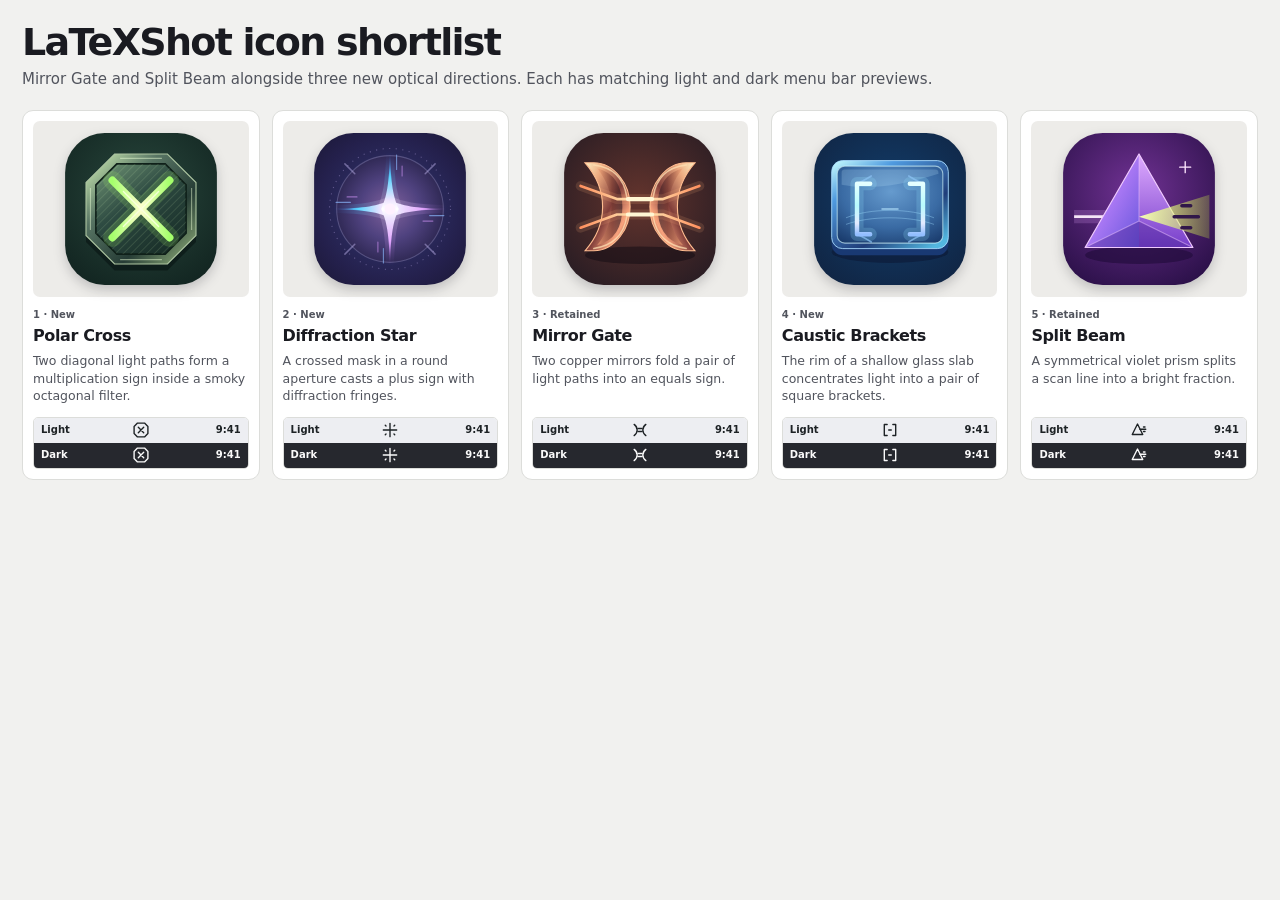
<file: Assets/Icon/concepts.html>
<!doctype html>
<html lang="en"><head><meta charset="utf-8"><meta name="viewport" content="width=device-width,initial-scale=1"><title>LaTeXShot icon shortlist</title>
<style>
*{box-sizing:border-box}
body{margin:0;padding:22px;background:var(--background,#f1f1ef);color:var(--foreground,#1a1b21);font:15px/1.4 -apple-system,BlinkMacSystemFont,system-ui,sans-serif}
main{max-width:1300px;margin:auto}
header{margin-bottom:20px}
h1{margin:0 0 6px;font-size:clamp(25px,4vw,38px);line-height:1.08;letter-spacing:-.045em}
header p{margin:0;color:var(--muted-foreground,#51545d)}
.grid{display:grid;grid-template-columns:repeat(auto-fit,minmax(min(100%,174px),1fr));gap:12px}
article{border:1px solid var(--border,#dcddda);background:var(--card,#fff);padding:10px;border-radius:11px;display:flex;flex-direction:column;min-width:0}
.stage{display:grid;place-items:center;background:var(--muted,#edece9);border-radius:7px}
.stage svg{width:min(100%,176px);height:auto;filter:drop-shadow(0 5px 6px #18192435)}
h2{margin:11px 0 5px;font-size:16px;letter-spacing:-.024em}
h2 span{display:block;margin-bottom:3px;font-size:10px;font-weight:600;letter-spacing:0;color:var(--muted-foreground,#51545d)}
article p{margin:0 0 12px;font-size:12.5px;color:var(--muted-foreground,#51545d)}
.preview{margin-top:auto;border:1px solid var(--border,#dcddda);border-radius:5px;overflow:hidden}
.bar{height:25px;display:flex;align-items:center;justify-content:space-between;padding:0 7px;font-size:10px;font-weight:580}
.bar svg{width:18px;height:18px;fill:none;stroke:currentColor;stroke-width:1.85;stroke-linecap:round;stroke-linejoin:round}
.bar span{min-width:33px}
.bar time{min-width:33px;text-align:right}
.light{color:#1d2225;background:#edeef2}
.dark{color:#fafafa;background:#26282e}
@media(max-width:460px){body{padding:12px}}
</style></head>
<body><main><header><h1>LaTeXShot icon shortlist</h1><p>Mirror Gate and Split Beam alongside three new optical directions. Each has matching light and dark menu bar previews.</p></header><section class="grid" aria-label="Two retained icon candidates and three new concepts">
<article>
  <div class="stage" role="img" aria-label="Polar Cross app mark"><svg viewBox="0 0 160 160" aria-hidden="true"><defs>
  <radialGradient id="polar-bg" cx=".5" cy=".4" r=".79"><stop stop-color="#29483d"/><stop offset="1" stop-color="#0f201d"/></radialGradient>
  <linearGradient id="polar-frame" x2="1" y2="1"><stop stop-color="#d8f8bb"/><stop offset=".33" stop-color="#587564"/><stop offset=".66" stop-color="#263c35"/><stop offset="1" stop-color="#9bbb82"/></linearGradient>
  <linearGradient id="polar-pane" x2=".72" y2="1"><stop stop-color="#749978"/><stop offset=".47" stop-color="#2e4b42"/><stop offset="1" stop-color="#192f29"/></linearGradient>
  <linearGradient id="polar-beam"><stop stop-color="#a5ff6c"/><stop offset=".5" stop-color="#fcffcb"/><stop offset="1" stop-color="#a5ff6c"/></linearGradient>
  <pattern id="polar-lines" width="5" height="5" patternUnits="userSpaceOnUse" patternTransform="rotate(45)"><path d="M0 0v5" stroke="#dbffbc" opacity=".20"/></pattern>
  <path id="polar-inner" d="M58 39h44l19 19v44l-19 19H58l-19-19V58z"/>
</defs>
<rect x="11" y="11" width="138" height="138" rx="36" fill="url(#polar-bg)"/>
<path d="M56 36h48l26 26v48l-26 26H56l-26-26V62z" fill="#0a1816" opacity=".7"/>
<path d="M56 30h48l26 26v48l-26 26H56l-26-26V56z" fill="url(#polar-frame)" stroke="#adc5a1" stroke-width="1"/>
<use href="#polar-inner" fill="url(#polar-pane)" stroke="#0f2019" stroke-width="1.5"/>
<use href="#polar-inner" fill="url(#polar-lines)"/>
<path d="M54 54l52 52m0-52-52 52" fill="none" stroke="#a8ff6a" stroke-width="17" stroke-linecap="round" opacity=".16"/>
<path d="M54 54l52 52m0-52-52 52" fill="none" stroke="url(#polar-beam)" stroke-width="7" stroke-linecap="round"/>
<path d="M64 64l32 32m0-32L64 96" fill="none" stroke="#fbffe4" stroke-width="1.25" stroke-linecap="round" opacity=".85"/>
<path d="M61 34h38m-65 27v38m65 27H61m65-65v38" fill="none" stroke="#eaffd6" stroke-width="1" opacity=".48"/></svg></div>
  <h2><span>1 · New</span> Polar Cross</h2>
  <p>Two diagonal light paths form a multiplication sign inside a smoky octagonal filter.</p>
  <div class="preview" aria-label="18-point menu bar previews">
    <div class="bar light"><span>Light</span><svg viewBox="0 0 24 24" aria-hidden="true"><path d="M7.3 2.8h9.4l4.5 4.5v9.4l-4.5 4.5H7.3l-4.5-4.5V7.3zM8.4 8.4l7.2 7.2m0-7.2-7.2 7.2"/></svg><time>9:41</time></div>
    <div class="bar dark"><span>Dark</span><svg viewBox="0 0 24 24" aria-hidden="true"><path d="M7.3 2.8h9.4l4.5 4.5v9.4l-4.5 4.5H7.3l-4.5-4.5V7.3zM8.4 8.4l7.2 7.2m0-7.2-7.2 7.2"/></svg><time>9:41</time></div>
  </div>
</article>
<article>
  <div class="stage" role="img" aria-label="Diffraction Star app mark"><svg viewBox="0 0 160 160" aria-hidden="true"><defs>
  <radialGradient id="star-bg" cx=".5" cy=".5" r=".75"><stop stop-color="#343a77"/><stop offset=".65" stop-color="#24204c"/><stop offset="1" stop-color="#191631"/></radialGradient>
  <radialGradient id="star-screen"><stop stop-color="#81629d"/><stop offset=".56" stop-color="#4f427f"/><stop offset="1" stop-color="#302955"/></radialGradient>
  <linearGradient id="star-spectrum"><stop stop-color="#4c80fa" stop-opacity="0"/><stop offset=".22" stop-color="#58d4ff"/><stop offset=".42" stop-color="#eee4ff"/><stop offset=".5" stop-color="#fff"/><stop offset=".58" stop-color="#eee4ff"/><stop offset=".78" stop-color="#e3a7ff"/><stop offset="1" stop-color="#b973ee" stop-opacity="0"/></linearGradient>
  <path id="star-arm" d="M28 80c30-.8 41-3 52-8 11 5 22 7.2 52 8-30 .8-41 3-52 8-11-5-22-7.2-52-8z"/>
  <g id="star-fringe" fill="none" stroke-linecap="round">
    <path d="M31 74h13m72 12h13" stroke="#8ab7fc" opacity=".68"/>
    <path d="M41 69h9m60 22h9" stroke="#da99ff" opacity=".56"/>
  </g>
</defs>
<rect x="11" y="11" width="138" height="138" rx="36" fill="url(#star-bg)"/>
<circle cx="80" cy="80" r="49" fill="url(#star-screen)"/>
<circle cx="80" cy="80" r="48.5" fill="none" stroke="#a7a8df" opacity=".31"/>
<circle cx="80" cy="80" r="55" fill="none" stroke="#c2afed" stroke-dasharray="1 5" opacity=".37"/>
<path d="M39 39l9 9m64 64 9 9m0-82-9 9m-64 64-9 9" stroke="#bfb3ec" stroke-width="1.4" stroke-linecap="round" opacity=".48"/>
<use href="#star-arm" fill="url(#star-spectrum)" stroke="url(#star-spectrum)" stroke-width="7" opacity=".17"/>
<use href="#star-arm" fill="url(#star-spectrum)" stroke="url(#star-spectrum)" stroke-width="7" opacity=".17" transform="rotate(90 80 80)"/>
<use href="#star-fringe"/>
<use href="#star-fringe" transform="rotate(90 80 80)"/>
<use href="#star-arm" fill="url(#star-spectrum)"/>
<use href="#star-arm" fill="url(#star-spectrum)" transform="rotate(90 80 80)"/>
<circle cx="80" cy="80" r="5" fill="#fff1ff"/></svg></div>
  <h2><span>2 · New</span> Diffraction Star</h2>
  <p>A crossed mask in a round aperture casts a plus sign with diffraction fringes.</p>
  <div class="preview" aria-label="18-point menu bar previews">
    <div class="bar light"><span>Light</span><svg viewBox="0 0 24 24" aria-hidden="true"><path d="M12 3.1v17.8M3.1 12h17.8M5.7 5.7l1 1m10.6 10.6 1 1m0-12.6-1 1M6.7 17.3l-1 1"/></svg><time>9:41</time></div>
    <div class="bar dark"><span>Dark</span><svg viewBox="0 0 24 24" aria-hidden="true"><path d="M12 3.1v17.8M3.1 12h17.8M5.7 5.7l1 1m10.6 10.6 1 1m0-12.6-1 1M6.7 17.3l-1 1"/></svg><time>9:41</time></div>
  </div>
</article>
<article>
  <div class="stage" role="img" aria-label="Mirror Gate app mark"><svg viewBox="0 0 160 160" aria-hidden="true"><defs>
  <radialGradient id="mirror-bg" cx=".5" cy=".44" r=".77"><stop stop-color="#63342d"/><stop offset="1" stop-color="#201922"/></radialGradient>
  <linearGradient id="mirror-copper" x1="0" y1="0" x2="1" y2="1"><stop stop-color="#fff1c4"/><stop offset=".22" stop-color="#edaa7f"/><stop offset=".53" stop-color="#803d39"/><stop offset=".76" stop-color="#f9a37d"/><stop offset="1" stop-color="#551e2a"/></linearGradient>
  <linearGradient id="mirror-reflection" x2="1" y2="0"><stop stop-color="#f9a779"/><stop offset=".6" stop-color="#71352f"/><stop offset="1" stop-color="#2e1b24"/></linearGradient>
  <linearGradient id="mirror-ray-top"><stop stop-color="#ff905e"/><stop offset=".5" stop-color="#fff1bd"/><stop offset="1" stop-color="#ff905e"/></linearGradient>
  <g id="mirror-side">
    <path d="M38 38q14 0 24 13 9 11 9 27t-9 27q-10 13-24 13h-8q16-18 16-40T30 38z" fill="url(#mirror-copper)" stroke="#ffbd90" stroke-width="1"/>
    <path d="M41 43q23 6 23 35t-23 35q13-16 13-35T41 43z" fill="url(#mirror-reflection)" opacity=".65"/>
    <path d="M38 40q26 3 30 29m0 18q-4 25-30 29" fill="none" stroke="#ffe0b3" stroke-width="1.35" stroke-linecap="round" opacity=".75"/>
  </g>
</defs>
<rect x="11" y="11" width="138" height="138" rx="36" fill="url(#mirror-bg)"/>
<ellipse cx="80" cy="122" rx="50" ry="8" fill="#170e16" opacity=".58"/>
<use href="#mirror-side"/>
<use href="#mirror-side" transform="translate(160 0) scale(-1 1)"/>
<path d="M26 59 59 71h42l33-12M26 97l33-12h42l33 12" fill="none" stroke="#fbae79" stroke-width="9" stroke-linecap="round" opacity=".14"/>
<path d="M26 59 59 71h42l33-12M26 97l33-12h42l33 12" fill="none" stroke="url(#mirror-ray-top)" stroke-width="2.4" stroke-linecap="round" stroke-linejoin="round"/>
<path d="M69 71h22m-22 14h22" fill="none" stroke="#fff6d3" stroke-width="3.8" stroke-linecap="round"/></svg></div>
  <h2><span>3 · Retained</span> Mirror Gate</h2>
  <p>Two copper mirrors fold a pair of light paths into an equals sign.</p>
  <div class="preview" aria-label="18-point menu bar previews">
    <div class="bar light"><span>Light</span><svg viewBox="0 0 24 24" aria-hidden="true"><path d="M4.2 4.5c5.4 4.2 5.4 10.8 0 15m15.6-15c-5.4 4.2-5.4 10.8 0 15M9.9 10h4.2m-4.2 4h4.2"/></svg><time>9:41</time></div>
    <div class="bar dark"><span>Dark</span><svg viewBox="0 0 24 24" aria-hidden="true"><path d="M4.2 4.5c5.4 4.2 5.4 10.8 0 15m15.6-15c-5.4 4.2-5.4 10.8 0 15M9.9 10h4.2m-4.2 4h4.2"/></svg><time>9:41</time></div>
  </div>
</article>
<article>
  <div class="stage" role="img" aria-label="Caustic Brackets app mark"><svg viewBox="0 0 160 160" aria-hidden="true"><defs>
  <radialGradient id="caustic-bg" cx=".51" cy=".44" r=".79"><stop stop-color="#123e6c"/><stop offset="1" stop-color="#10213d"/></radialGradient>
  <linearGradient id="caustic-rim" x2=".85" y2="1"><stop stop-color="#caffff"/><stop offset=".27" stop-color="#509be0"/><stop offset=".7" stop-color="#203e7a"/><stop offset="1" stop-color="#53b7df"/></linearGradient>
  <radialGradient id="caustic-glass" cx=".51" cy=".33" r=".8"><stop stop-color="#669bce"/><stop offset=".58" stop-color="#3a6ba4"/><stop offset="1" stop-color="#193a6b"/></radialGradient>
  <linearGradient id="caustic-light" x2="0" y2="1"><stop stop-color="#e4ffff"/><stop offset=".43" stop-color="#b8fbfd"/><stop offset=".78" stop-color="#e3ebff"/><stop offset="1" stop-color="#92beff"/></linearGradient>
  <g id="caustic-side" fill="none" stroke-linejoin="round" stroke-linecap="round">
    <path d="M62 57H50v46h12" stroke="#95e5ff" stroke-width="12" opacity=".20"/>
    <path d="M63 50C58 53 53 56 50 57v46c3 1 8 4 13 7" stroke="#8cc3f4" stroke-width="1.4" opacity=".72"/>
    <path d="M62 57H50v46h12" stroke="url(#caustic-light)" stroke-width="4"/>
  </g>
</defs>
<rect x="11" y="11" width="138" height="138" rx="36" fill="url(#caustic-bg)"/>
<ellipse cx="80" cy="119" rx="53" ry="10" fill="#0c1937" opacity=".61"/>
<path d="M37 39h86a10 10 0 0 1 10 10v63a10 10 0 0 1-10 10H37a10 10 0 0 1-10-10V49a10 10 0 0 1 10-10z" fill="#193973"/>
<rect x="27" y="36" width="106" height="80" rx="10" fill="url(#caustic-rim)" stroke="#aadcfe" stroke-width=".8"/>
<rect x="32" y="41" width="96" height="70" rx="7" fill="url(#caustic-glass)" stroke="#d3f6fb" stroke-opacity=".64"/>
<path d="M36 58q35 7 88-10v-1a3 3 0 0 0-3-3H39a3 3 0 0 0-3 3z" fill="#c2ecff" opacity=".20"/>
<path d="M40 88c22-9 58-9 80 0m-80 6c22-8 58-8 80 0" fill="none" stroke="#a2dcff" stroke-width=".75" stroke-opacity=".47"/>
<use href="#caustic-side"/>
<use href="#caustic-side" transform="translate(160 0) scale(-1 1)"/>
<path d="M73 80h14" stroke="#b8e6ff" stroke-width="2" stroke-linecap="round" opacity=".56"/></svg></div>
  <h2><span>4 · New</span> Caustic Brackets</h2>
  <p>The rim of a shallow glass slab concentrates light into a pair of square brackets.</p>
  <div class="preview" aria-label="18-point menu bar previews">
    <div class="bar light"><span>Light</span><svg viewBox="0 0 24 24" aria-hidden="true"><path d="M8.2 4.6H4.4v14.8h3.8m7.6-14.8h3.8v14.8h-3.8M10.3 12h3.4"/></svg><time>9:41</time></div>
    <div class="bar dark"><span>Dark</span><svg viewBox="0 0 24 24" aria-hidden="true"><path d="M8.2 4.6H4.4v14.8h3.8m7.6-14.8h3.8v14.8h-3.8M10.3 12h3.4"/></svg><time>9:41</time></div>
  </div>
</article>
<article><div class="stage" role="img" aria-label="Split Beam app mark"><svg viewBox="0 0 160 160" aria-hidden="true"><defs><radialGradient id="b-bg" cx=".48" cy=".38" r=".82"><stop stop-color="#713294"/><stop offset="1" stop-color="#200b3d"/></radialGradient><linearGradient id="b-left" x2="1" y2="1"><stop stop-color="#ffe6ff"/><stop offset=".46" stop-color="#af7bf6"/><stop offset="1" stop-color="#6655db"/></linearGradient><linearGradient id="b-right" x2="0" y2="1"><stop stop-color="#dfabff"/><stop offset="1" stop-color="#763eca"/></linearGradient><linearGradient id="b-beam"><stop stop-color="#f7ffb7"/><stop offset="1" stop-color="#d6ff36" stop-opacity=".24"/></linearGradient></defs>
<rect x="11" y="11" width="138" height="138" rx="36" fill="url(#b-bg)"/>
<ellipse cx="80" cy="122" rx="49" ry="8" fill="#230c3d" opacity=".68"/>
<path d="M21 87h37" stroke="#e5a8ff" stroke-width="12" opacity=".2"/>
<path d="M21 87h37" stroke="#fff2ff" stroke-width="2.5" opacity=".93"/>
<path d="M80 30 31 115h49z" fill="url(#b-left)"/>
<path d="M80 30 129 115H80z" fill="url(#b-right)"/>
<path d="m80 91-49 24h98z" fill="#4c2596" opacity=".44"/>
<path d="M80 30 31 115h98z" fill="none" stroke="#f0caff" stroke-width="1.1" stroke-linejoin="round"/>
<path d="M80 31v60m0 0-49 24m49-24 49 24" fill="none" stroke="#efc6ff" stroke-opacity=".48"/>
<path d="m80 87 64-20v40z" fill="url(#b-beam)"/>
<path d="M112 87h22m-15-10h8m-8 20h8" stroke="#301749" stroke-width="3.2" stroke-linecap="round"/>
<path d="M122 37v10m-5-5h10" stroke="#ffe8ff" stroke-width="1.2" stroke-linecap="round"/></svg></div><h2><span>5 · Retained</span> Split Beam</h2><p>A symmetrical violet prism splits a scan line into a bright fraction.</p><div class="preview" aria-label="18 pixel menu bar previews"><div class="bar light"><span>Light</span><svg viewBox="0 0 24 24" aria-hidden="true"><path d="M3 18 10 4l7 14zM13 11h8m-3-3h2m-2 6h2"/></svg><time>9:41</time></div><div class="bar dark"><span>Dark</span><svg viewBox="0 0 24 24" aria-hidden="true"><path d="M3 18 10 4l7 14zM13 11h8m-3-3h2m-2 6h2"/></svg><time>9:41</time></div></div></article>
</section></main></body></html>
</file>
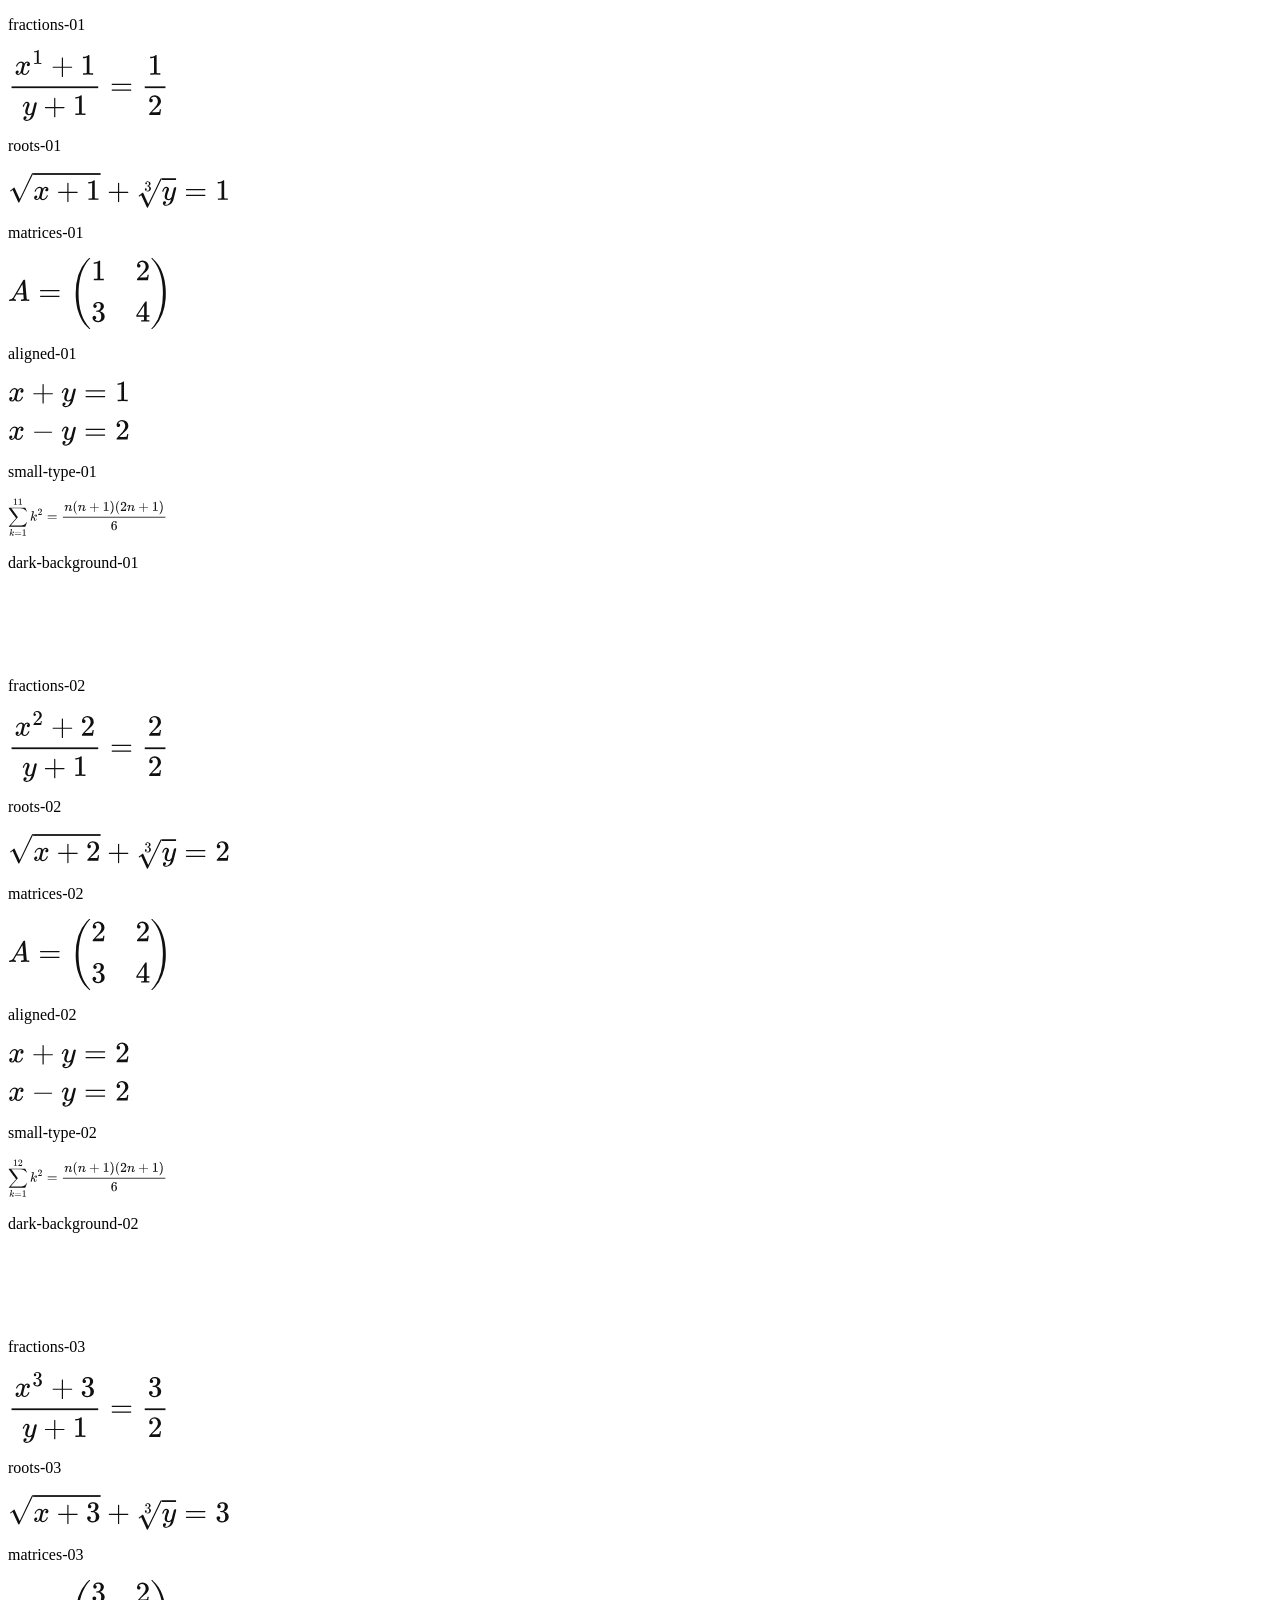
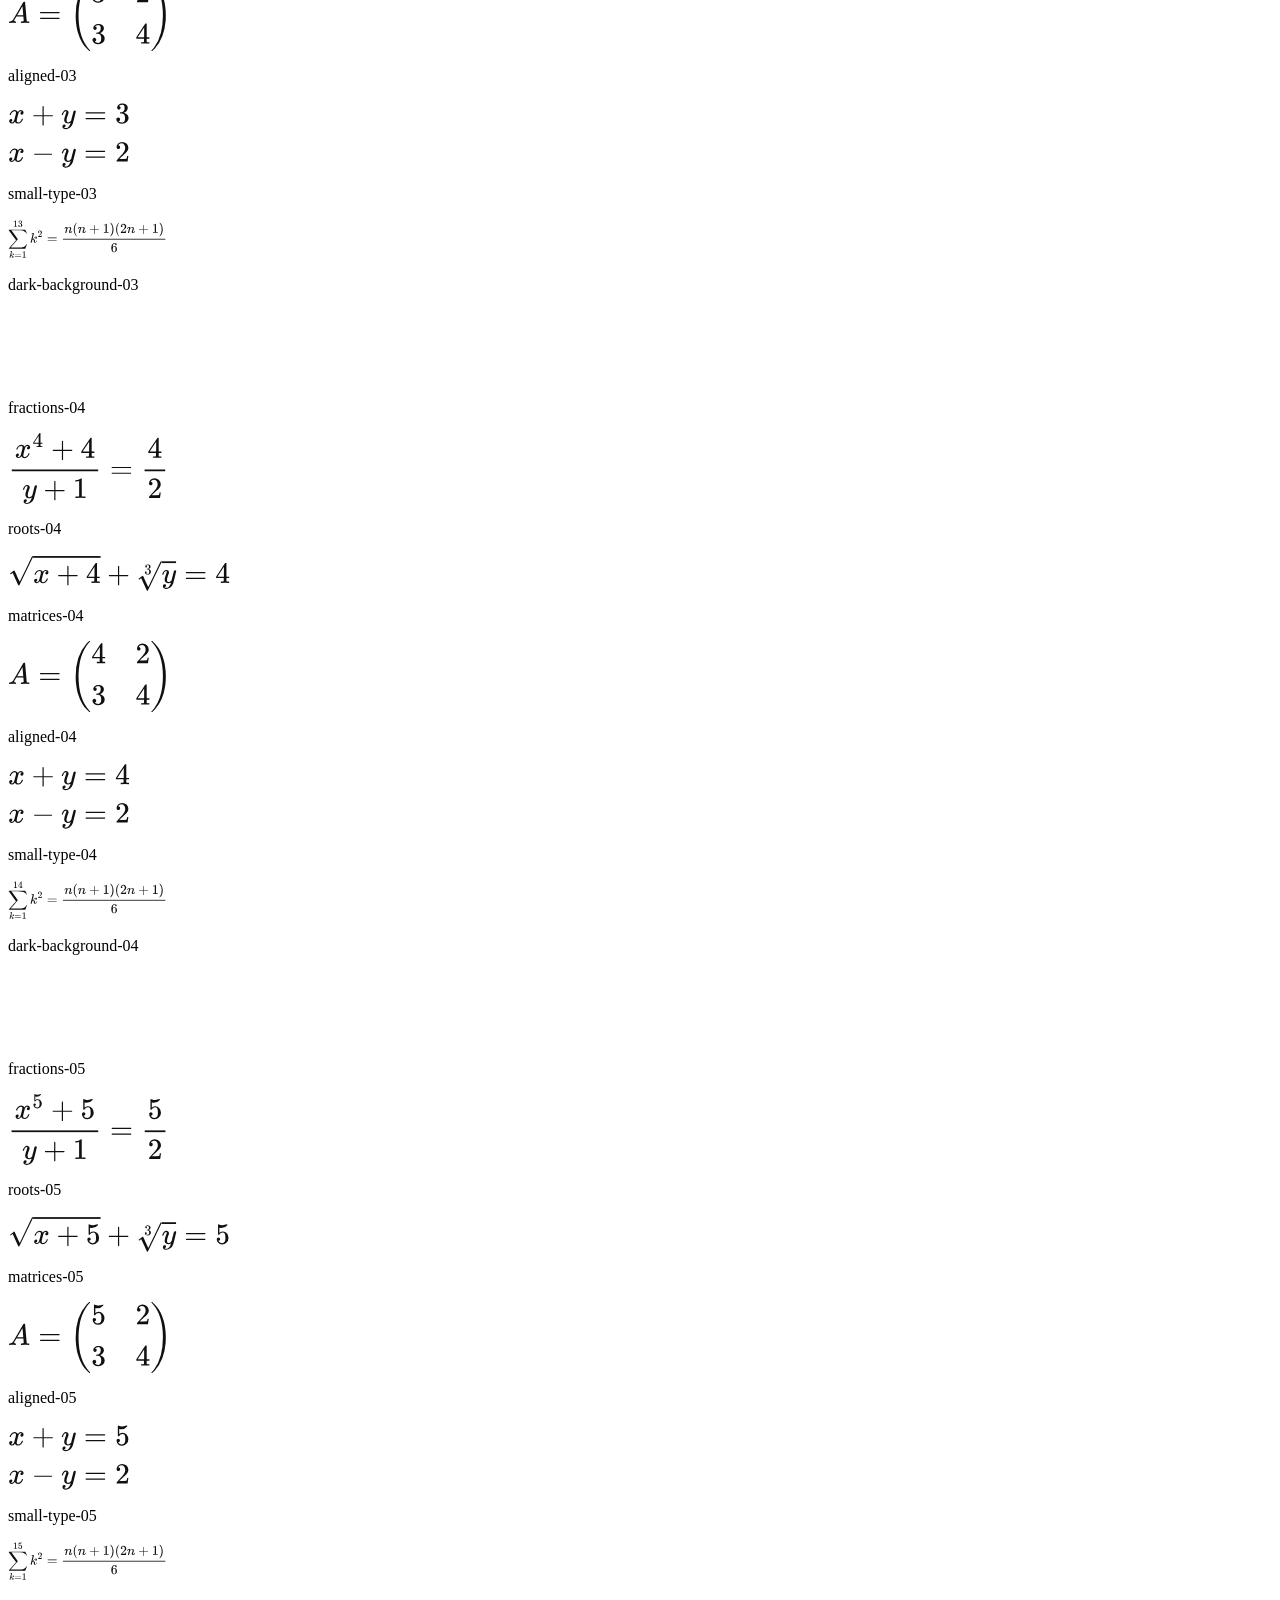
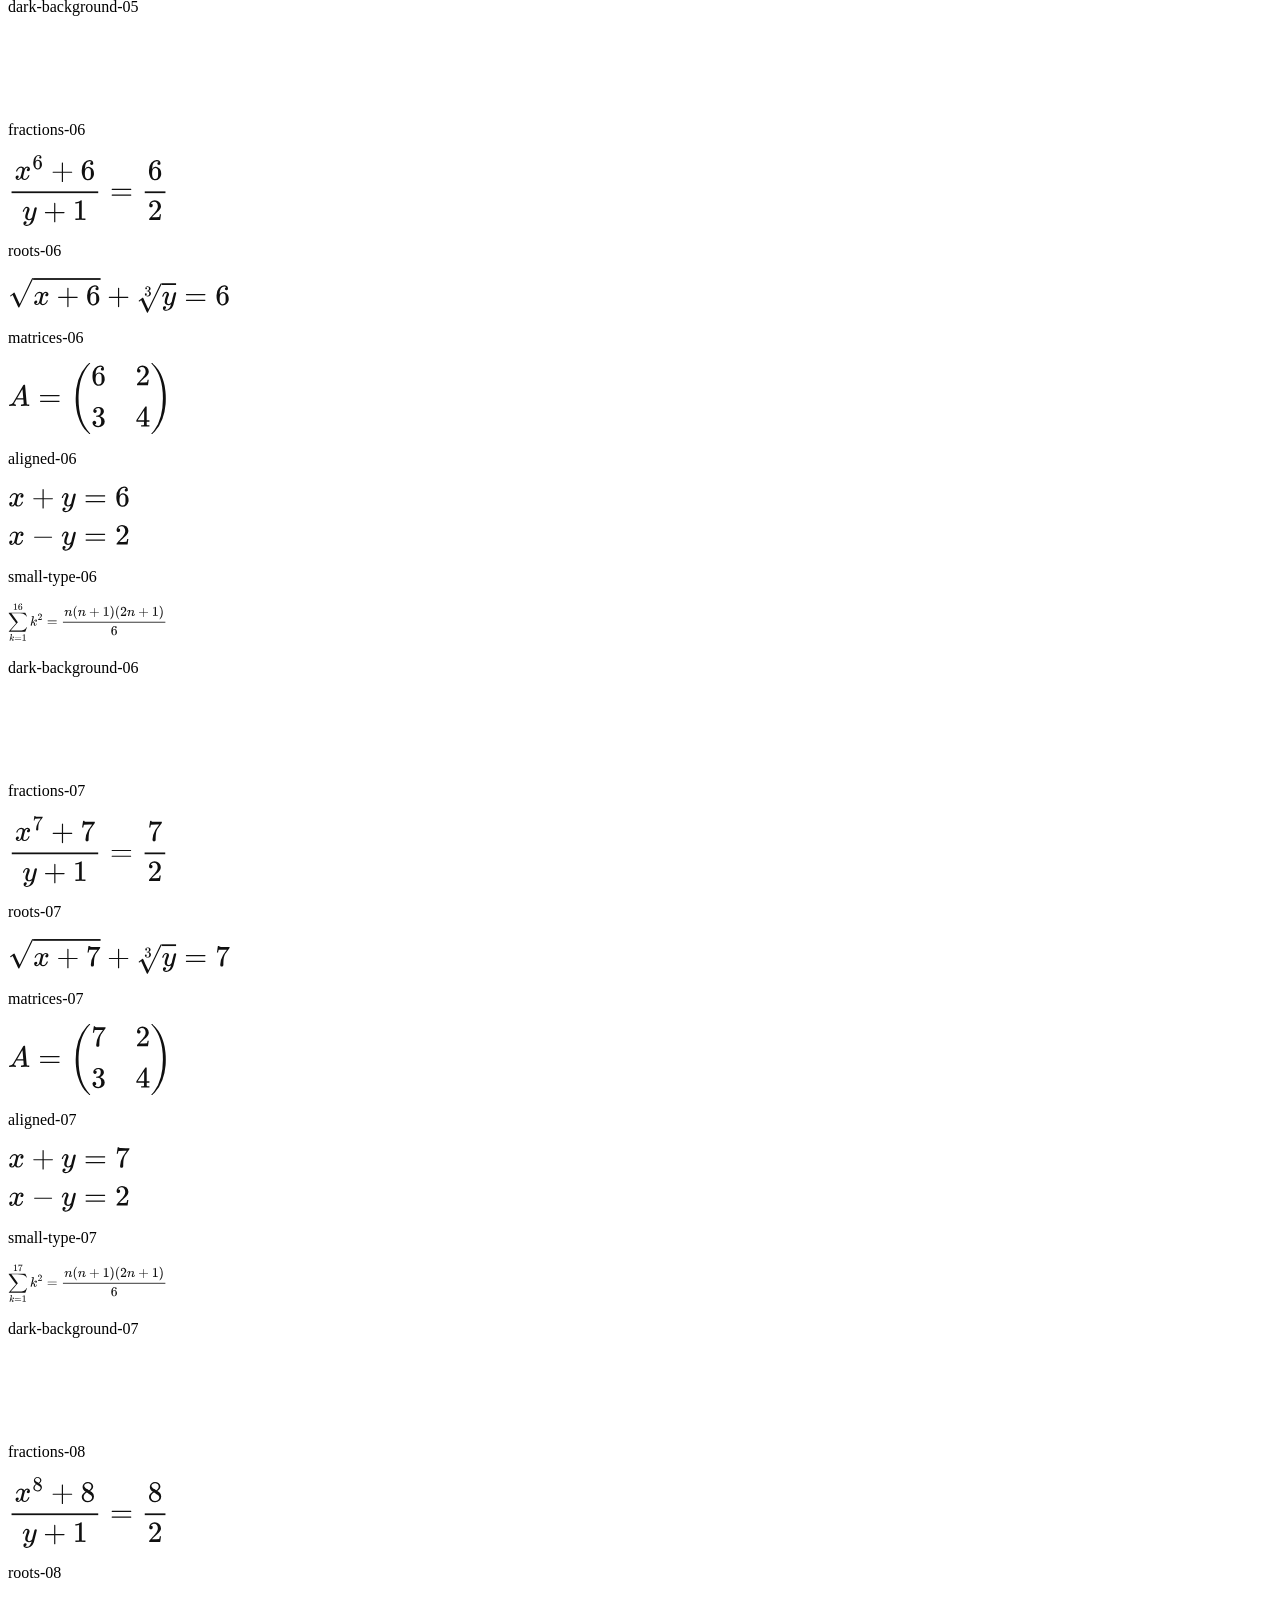
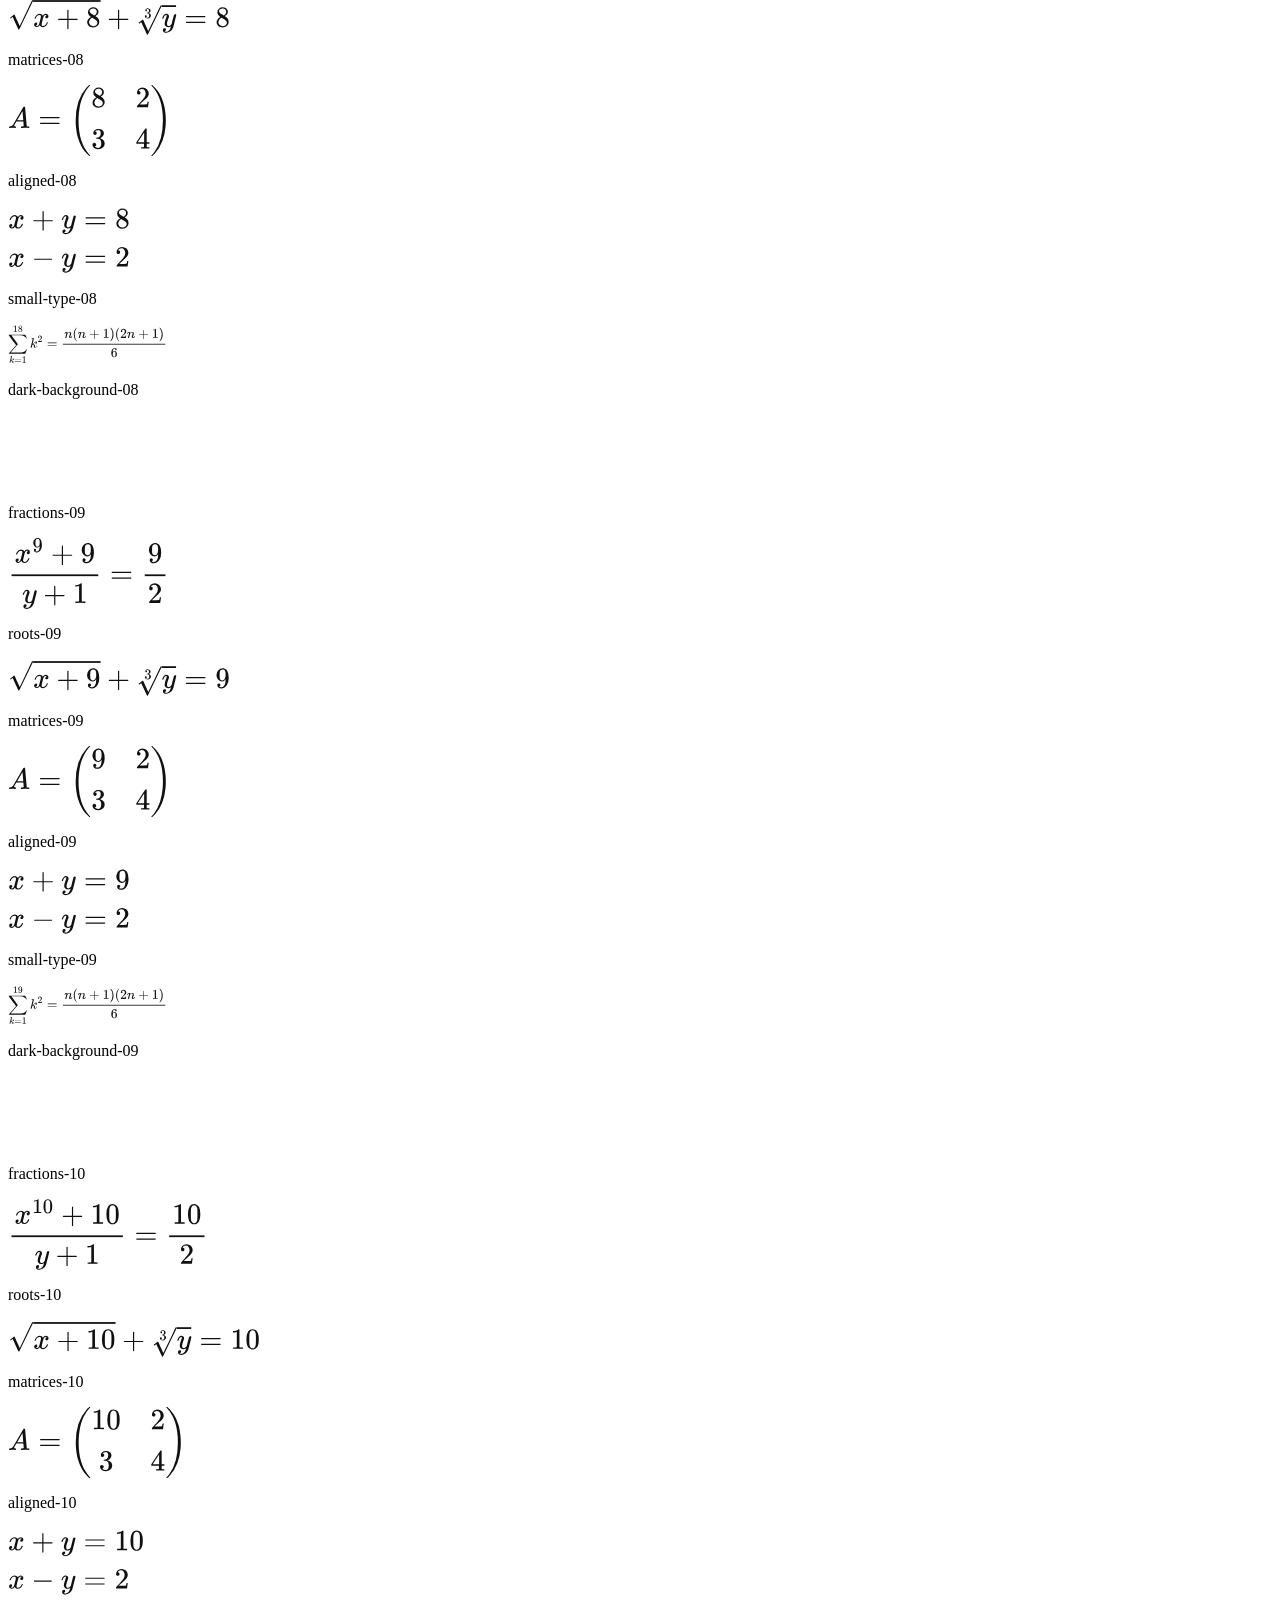
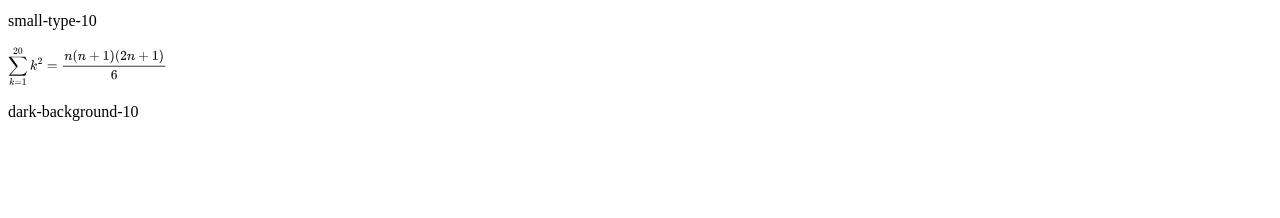
<file: benchmarks/fixtures/printed.html>
<!doctype html><meta charset="utf-8"><title>LaTeXShot printed fixtures</title><article><p>fractions-01</p><svg style="vertical-align: -2.016ex;" xmlns="http://www.w3.org/2000/svg" width="161" height="71" role="img" focusable="false" viewBox="0 -1509.9 5444.6 2400.9"><g stroke="#101010" fill="#101010" stroke-width="0" transform="scale(1,-1)"><g data-mml-node="math"><g data-mml-node="mfrac"><g data-mml-node="mrow" transform="translate(220,676)"><g data-mml-node="msup"><g data-mml-node="mi"><path data-c="1D465" d="M52 289Q59 331 106 386T222 442Q257 442 286 424T329 379Q371 442 430 442Q467 442 494 420T522 361Q522 332 508 314T481 292T458 288Q439 288 427 299T415 328Q415 374 465 391Q454 404 425 404Q412 404 406 402Q368 386 350 336Q290 115 290 78Q290 50 306 38T341 26Q378 26 414 59T463 140Q466 150 469 151T485 153H489Q504 153 504 145Q504 144 502 134Q486 77 440 33T333 -11Q263 -11 227 52Q186 -10 133 -10H127Q78 -10 57 16T35 71Q35 103 54 123T99 143Q142 143 142 101Q142 81 130 66T107 46T94 41L91 40Q91 39 97 36T113 29T132 26Q168 26 194 71Q203 87 217 139T245 247T261 313Q266 340 266 352Q266 380 251 392T217 404Q177 404 142 372T93 290Q91 281 88 280T72 278H58Q52 284 52 289Z"></path></g><g data-mml-node="TeXAtom" transform="translate(605,363) scale(0.707)" data-mjx-texclass="ORD"><g data-mml-node="mn"><path data-c="31" d="M213 578L200 573Q186 568 160 563T102 556H83V602H102Q149 604 189 617T245 641T273 663Q275 666 285 666Q294 666 302 660V361L303 61Q310 54 315 52T339 48T401 46H427V0H416Q395 3 257 3Q121 3 100 0H88V46H114Q136 46 152 46T177 47T193 50T201 52T207 57T213 61V578Z"></path></g></g></g><g data-mml-node="mo" transform="translate(1230.8,0)"><path data-c="2B" d="M56 237T56 250T70 270H369V420L370 570Q380 583 389 583Q402 583 409 568V270H707Q722 262 722 250T707 230H409V-68Q401 -82 391 -82H389H387Q375 -82 369 -68V230H70Q56 237 56 250Z"></path></g><g data-mml-node="mn" transform="translate(2231,0)"><path data-c="31" d="M213 578L200 573Q186 568 160 563T102 556H83V602H102Q149 604 189 617T245 641T273 663Q275 666 285 666Q294 666 302 660V361L303 61Q310 54 315 52T339 48T401 46H427V0H416Q395 3 257 3Q121 3 100 0H88V46H114Q136 46 152 46T177 47T193 50T201 52T207 57T213 61V578Z"></path></g></g><g data-mml-node="mrow" transform="translate(479.3,-686)"><g data-mml-node="mi"><path data-c="1D466" d="M21 287Q21 301 36 335T84 406T158 442Q199 442 224 419T250 355Q248 336 247 334Q247 331 231 288T198 191T182 105Q182 62 196 45T238 27Q261 27 281 38T312 61T339 94Q339 95 344 114T358 173T377 247Q415 397 419 404Q432 431 462 431Q475 431 483 424T494 412T496 403Q496 390 447 193T391 -23Q363 -106 294 -155T156 -205Q111 -205 77 -183T43 -117Q43 -95 50 -80T69 -58T89 -48T106 -45Q150 -45 150 -87Q150 -107 138 -122T115 -142T102 -147L99 -148Q101 -153 118 -160T152 -167H160Q177 -167 186 -165Q219 -156 247 -127T290 -65T313 -9T321 21L315 17Q309 13 296 6T270 -6Q250 -11 231 -11Q185 -11 150 11T104 82Q103 89 103 113Q103 170 138 262T173 379Q173 380 173 381Q173 390 173 393T169 400T158 404H154Q131 404 112 385T82 344T65 302T57 280Q55 278 41 278H27Q21 284 21 287Z"></path></g><g data-mml-node="mo" transform="translate(712.2,0)"><path data-c="2B" d="M56 237T56 250T70 270H369V420L370 570Q380 583 389 583Q402 583 409 568V270H707Q722 262 722 250T707 230H409V-68Q401 -82 391 -82H389H387Q375 -82 369 -68V230H70Q56 237 56 250Z"></path></g><g data-mml-node="mn" transform="translate(1712.4,0)"><path data-c="31" d="M213 578L200 573Q186 568 160 563T102 556H83V602H102Q149 604 189 617T245 641T273 663Q275 666 285 666Q294 666 302 660V361L303 61Q310 54 315 52T339 48T401 46H427V0H416Q395 3 257 3Q121 3 100 0H88V46H114Q136 46 152 46T177 47T193 50T201 52T207 57T213 61V578Z"></path></g></g><rect width="2931" height="60" x="120" y="220"></rect></g><g data-mml-node="mo" transform="translate(3448.8,0)"><path data-c="3D" d="M56 347Q56 360 70 367H707Q722 359 722 347Q722 336 708 328L390 327H72Q56 332 56 347ZM56 153Q56 168 72 173H708Q722 163 722 153Q722 140 707 133H70Q56 140 56 153Z"></path></g><g data-mml-node="mfrac" transform="translate(4504.6,0)"><g data-mml-node="mn" transform="translate(220,676)"><path data-c="31" d="M213 578L200 573Q186 568 160 563T102 556H83V602H102Q149 604 189 617T245 641T273 663Q275 666 285 666Q294 666 302 660V361L303 61Q310 54 315 52T339 48T401 46H427V0H416Q395 3 257 3Q121 3 100 0H88V46H114Q136 46 152 46T177 47T193 50T201 52T207 57T213 61V578Z"></path></g><g data-mml-node="mn" transform="translate(220,-686)"><path data-c="32" d="M109 429Q82 429 66 447T50 491Q50 562 103 614T235 666Q326 666 387 610T449 465Q449 422 429 383T381 315T301 241Q265 210 201 149L142 93L218 92Q375 92 385 97Q392 99 409 186V189H449V186Q448 183 436 95T421 3V0H50V19V31Q50 38 56 46T86 81Q115 113 136 137Q145 147 170 174T204 211T233 244T261 278T284 308T305 340T320 369T333 401T340 431T343 464Q343 527 309 573T212 619Q179 619 154 602T119 569T109 550Q109 549 114 549Q132 549 151 535T170 489Q170 464 154 447T109 429Z"></path></g><rect width="700" height="60" x="120" y="220"></rect></g></g></g></svg></article>
<article><p>roots-01</p><svg style="vertical-align: -0.602ex;" xmlns="http://www.w3.org/2000/svg" width="222" height="37" role="img" focusable="false" viewBox="0 -967.3 7546.4 1233.5"><g stroke="#101010" fill="#101010" stroke-width="0" transform="scale(1,-1)"><g data-mml-node="math"><g data-mml-node="msqrt"><g transform="translate(853,0)"><g data-mml-node="mi"><path data-c="1D465" d="M52 289Q59 331 106 386T222 442Q257 442 286 424T329 379Q371 442 430 442Q467 442 494 420T522 361Q522 332 508 314T481 292T458 288Q439 288 427 299T415 328Q415 374 465 391Q454 404 425 404Q412 404 406 402Q368 386 350 336Q290 115 290 78Q290 50 306 38T341 26Q378 26 414 59T463 140Q466 150 469 151T485 153H489Q504 153 504 145Q504 144 502 134Q486 77 440 33T333 -11Q263 -11 227 52Q186 -10 133 -10H127Q78 -10 57 16T35 71Q35 103 54 123T99 143Q142 143 142 101Q142 81 130 66T107 46T94 41L91 40Q91 39 97 36T113 29T132 26Q168 26 194 71Q203 87 217 139T245 247T261 313Q266 340 266 352Q266 380 251 392T217 404Q177 404 142 372T93 290Q91 281 88 280T72 278H58Q52 284 52 289Z"></path></g><g data-mml-node="mo" transform="translate(794.2,0)"><path data-c="2B" d="M56 237T56 250T70 270H369V420L370 570Q380 583 389 583Q402 583 409 568V270H707Q722 262 722 250T707 230H409V-68Q401 -82 391 -82H389H387Q375 -82 369 -68V230H70Q56 237 56 250Z"></path></g><g data-mml-node="mn" transform="translate(1794.4,0)"><path data-c="31" d="M213 578L200 573Q186 568 160 563T102 556H83V602H102Q149 604 189 617T245 641T273 663Q275 666 285 666Q294 666 302 660V361L303 61Q310 54 315 52T339 48T401 46H427V0H416Q395 3 257 3Q121 3 100 0H88V46H114Q136 46 152 46T177 47T193 50T201 52T207 57T213 61V578Z"></path></g></g><g data-mml-node="mo" transform="translate(0,107.3)"><path data-c="221A" d="M95 178Q89 178 81 186T72 200T103 230T169 280T207 309Q209 311 212 311H213Q219 311 227 294T281 177Q300 134 312 108L397 -77Q398 -77 501 136T707 565T814 786Q820 800 834 800Q841 800 846 794T853 782V776L620 293L385 -193Q381 -200 366 -200Q357 -200 354 -197Q352 -195 256 15L160 225L144 214Q129 202 113 190T95 178Z"></path></g><rect width="2294.4" height="60" x="853" y="847.3"></rect></g><g data-mml-node="mo" transform="translate(3369.7,0)"><path data-c="2B" d="M56 237T56 250T70 270H369V420L370 570Q380 583 389 583Q402 583 409 568V270H707Q722 262 722 250T707 230H409V-68Q401 -82 391 -82H389H387Q375 -82 369 -68V230H70Q56 237 56 250Z"></path></g><g data-mml-node="mroot" transform="translate(4369.9,0)"><g><g data-mml-node="mi" transform="translate(853,0)"><path data-c="1D466" d="M21 287Q21 301 36 335T84 406T158 442Q199 442 224 419T250 355Q248 336 247 334Q247 331 231 288T198 191T182 105Q182 62 196 45T238 27Q261 27 281 38T312 61T339 94Q339 95 344 114T358 173T377 247Q415 397 419 404Q432 431 462 431Q475 431 483 424T494 412T496 403Q496 390 447 193T391 -23Q363 -106 294 -155T156 -205Q111 -205 77 -183T43 -117Q43 -95 50 -80T69 -58T89 -48T106 -45Q150 -45 150 -87Q150 -107 138 -122T115 -142T102 -147L99 -148Q101 -153 118 -160T152 -167H160Q177 -167 186 -165Q219 -156 247 -127T290 -65T313 -9T321 21L315 17Q309 13 296 6T270 -6Q250 -11 231 -11Q185 -11 150 11T104 82Q103 89 103 113Q103 170 138 262T173 379Q173 380 173 381Q173 390 173 393T169 400T158 404H154Q131 404 112 385T82 344T65 302T57 280Q55 278 41 278H27Q21 284 21 287Z"></path></g></g><g data-mml-node="mn" transform="translate(261.8,294.7) scale(0.5)"><path data-c="33" d="M127 463Q100 463 85 480T69 524Q69 579 117 622T233 665Q268 665 277 664Q351 652 390 611T430 522Q430 470 396 421T302 350L299 348Q299 347 308 345T337 336T375 315Q457 262 457 175Q457 96 395 37T238 -22Q158 -22 100 21T42 130Q42 158 60 175T105 193Q133 193 151 175T169 130Q169 119 166 110T159 94T148 82T136 74T126 70T118 67L114 66Q165 21 238 21Q293 21 321 74Q338 107 338 175V195Q338 290 274 322Q259 328 213 329L171 330L168 332Q166 335 166 348Q166 366 174 366Q202 366 232 371Q266 376 294 413T322 525V533Q322 590 287 612Q265 626 240 626Q208 626 181 615T143 592T132 580H135Q138 579 143 578T153 573T165 566T175 555T183 540T186 520Q186 498 172 481T127 463Z"></path></g><g data-mml-node="mo" transform="translate(0,-66.3)"><path data-c="221A" d="M95 178Q89 178 81 186T72 200T103 230T169 280T207 309Q209 311 212 311H213Q219 311 227 294T281 177Q300 134 312 108L397 -77Q398 -77 501 136T707 565T814 786Q820 800 834 800Q841 800 846 794T853 782V776L620 293L385 -193Q381 -200 366 -200Q357 -200 354 -197Q352 -195 256 15L160 225L144 214Q129 202 113 190T95 178Z"></path></g><rect width="490" height="60" x="853" y="673.7"></rect></g><g data-mml-node="mo" transform="translate(5990.7,0)"><path data-c="3D" d="M56 347Q56 360 70 367H707Q722 359 722 347Q722 336 708 328L390 327H72Q56 332 56 347ZM56 153Q56 168 72 173H708Q722 163 722 153Q722 140 707 133H70Q56 140 56 153Z"></path></g><g data-mml-node="mn" transform="translate(7046.4,0)"><path data-c="31" d="M213 578L200 573Q186 568 160 563T102 556H83V602H102Q149 604 189 617T245 641T273 663Q275 666 285 666Q294 666 302 660V361L303 61Q310 54 315 52T339 48T401 46H427V0H416Q395 3 257 3Q121 3 100 0H88V46H114Q136 46 152 46T177 47T193 50T201 52T207 57T213 61V578Z"></path></g></g></g></svg></article>
<article><p>matrices-01</p><svg style="vertical-align: -2.149ex;" xmlns="http://www.w3.org/2000/svg" width="164" height="71" role="img" focusable="false" viewBox="0 -1450 5555.6 2400"><g stroke="#101010" fill="#101010" stroke-width="0" transform="scale(1,-1)"><g data-mml-node="math"><g data-mml-node="mi"><path data-c="1D434" d="M208 74Q208 50 254 46Q272 46 272 35Q272 34 270 22Q267 8 264 4T251 0Q249 0 239 0T205 1T141 2Q70 2 50 0H42Q35 7 35 11Q37 38 48 46H62Q132 49 164 96Q170 102 345 401T523 704Q530 716 547 716H555H572Q578 707 578 706L606 383Q634 60 636 57Q641 46 701 46Q726 46 726 36Q726 34 723 22Q720 7 718 4T704 0Q701 0 690 0T651 1T578 2Q484 2 455 0H443Q437 6 437 9T439 27Q443 40 445 43L449 46H469Q523 49 533 63L521 213H283L249 155Q208 86 208 74ZM516 260Q516 271 504 416T490 562L463 519Q447 492 400 412L310 260L413 259Q516 259 516 260Z"></path></g><g data-mml-node="mo" transform="translate(1027.8,0)"><path data-c="3D" d="M56 347Q56 360 70 367H707Q722 359 722 347Q722 336 708 328L390 327H72Q56 332 56 347ZM56 153Q56 168 72 173H708Q722 163 722 153Q722 140 707 133H70Q56 140 56 153Z"></path></g><g data-mml-node="mrow" transform="translate(2083.6,0)"><g data-mml-node="mo" transform="translate(0 -0.5)"><path data-c="28" d="M701 -940Q701 -943 695 -949H664Q662 -947 636 -922T591 -879T537 -818T475 -737T412 -636T350 -511T295 -362T250 -186T221 17T209 251Q209 962 573 1361Q596 1386 616 1405T649 1437T664 1450H695Q701 1444 701 1441Q701 1436 681 1415T629 1356T557 1261T476 1118T400 927T340 675T308 359Q306 321 306 250Q306 -139 400 -430T690 -924Q701 -936 701 -940Z"></path></g><g data-mml-node="mtable" transform="translate(736,0)"><g data-mml-node="mtr" transform="translate(0,700)"><g data-mml-node="mtd"><g data-mml-node="mn"><path data-c="31" d="M213 578L200 573Q186 568 160 563T102 556H83V602H102Q149 604 189 617T245 641T273 663Q275 666 285 666Q294 666 302 660V361L303 61Q310 54 315 52T339 48T401 46H427V0H416Q395 3 257 3Q121 3 100 0H88V46H114Q136 46 152 46T177 47T193 50T201 52T207 57T213 61V578Z"></path></g></g><g data-mml-node="mtd" transform="translate(1500,0)"><g data-mml-node="mn"><path data-c="32" d="M109 429Q82 429 66 447T50 491Q50 562 103 614T235 666Q326 666 387 610T449 465Q449 422 429 383T381 315T301 241Q265 210 201 149L142 93L218 92Q375 92 385 97Q392 99 409 186V189H449V186Q448 183 436 95T421 3V0H50V19V31Q50 38 56 46T86 81Q115 113 136 137Q145 147 170 174T204 211T233 244T261 278T284 308T305 340T320 369T333 401T340 431T343 464Q343 527 309 573T212 619Q179 619 154 602T119 569T109 550Q109 549 114 549Q132 549 151 535T170 489Q170 464 154 447T109 429Z"></path></g></g></g><g data-mml-node="mtr" transform="translate(0,-700)"><g data-mml-node="mtd"><g data-mml-node="mn"><path data-c="33" d="M127 463Q100 463 85 480T69 524Q69 579 117 622T233 665Q268 665 277 664Q351 652 390 611T430 522Q430 470 396 421T302 350L299 348Q299 347 308 345T337 336T375 315Q457 262 457 175Q457 96 395 37T238 -22Q158 -22 100 21T42 130Q42 158 60 175T105 193Q133 193 151 175T169 130Q169 119 166 110T159 94T148 82T136 74T126 70T118 67L114 66Q165 21 238 21Q293 21 321 74Q338 107 338 175V195Q338 290 274 322Q259 328 213 329L171 330L168 332Q166 335 166 348Q166 366 174 366Q202 366 232 371Q266 376 294 413T322 525V533Q322 590 287 612Q265 626 240 626Q208 626 181 615T143 592T132 580H135Q138 579 143 578T153 573T165 566T175 555T183 540T186 520Q186 498 172 481T127 463Z"></path></g></g><g data-mml-node="mtd" transform="translate(1500,0)"><g data-mml-node="mn"><path data-c="34" d="M462 0Q444 3 333 3Q217 3 199 0H190V46H221Q241 46 248 46T265 48T279 53T286 61Q287 63 287 115V165H28V211L179 442Q332 674 334 675Q336 677 355 677H373L379 671V211H471V165H379V114Q379 73 379 66T385 54Q393 47 442 46H471V0H462ZM293 211V545L74 212L183 211H293Z"></path></g></g></g></g><g data-mml-node="mo" transform="translate(2736,0) translate(0 -0.5)"><path data-c="29" d="M34 1438Q34 1446 37 1448T50 1450H56H71Q73 1448 99 1423T144 1380T198 1319T260 1238T323 1137T385 1013T440 864T485 688T514 485T526 251Q526 134 519 53Q472 -519 162 -860Q139 -885 119 -904T86 -936T71 -949H56Q43 -949 39 -947T34 -937Q88 -883 140 -813Q428 -430 428 251Q428 453 402 628T338 922T245 1146T145 1309T46 1425Q44 1427 42 1429T39 1433T36 1436L34 1438Z"></path></g></g></g></g></svg></article>
<article><p>aligned-01</p><svg style="vertical-align: -2.036ex;" xmlns="http://www.w3.org/2000/svg" width="122" height="68" role="img" focusable="false" viewBox="0 -1400 4118 2300"><g stroke="#101010" fill="#101010" stroke-width="0" transform="scale(1,-1)"><g data-mml-node="math"><g data-mml-node="mtable"><g data-mml-node="mtr" transform="translate(0,650)"><g data-mml-node="mtd"><g data-mml-node="mi"><path data-c="1D465" d="M52 289Q59 331 106 386T222 442Q257 442 286 424T329 379Q371 442 430 442Q467 442 494 420T522 361Q522 332 508 314T481 292T458 288Q439 288 427 299T415 328Q415 374 465 391Q454 404 425 404Q412 404 406 402Q368 386 350 336Q290 115 290 78Q290 50 306 38T341 26Q378 26 414 59T463 140Q466 150 469 151T485 153H489Q504 153 504 145Q504 144 502 134Q486 77 440 33T333 -11Q263 -11 227 52Q186 -10 133 -10H127Q78 -10 57 16T35 71Q35 103 54 123T99 143Q142 143 142 101Q142 81 130 66T107 46T94 41L91 40Q91 39 97 36T113 29T132 26Q168 26 194 71Q203 87 217 139T245 247T261 313Q266 340 266 352Q266 380 251 392T217 404Q177 404 142 372T93 290Q91 281 88 280T72 278H58Q52 284 52 289Z"></path></g><g data-mml-node="mo" transform="translate(794.2,0)"><path data-c="2B" d="M56 237T56 250T70 270H369V420L370 570Q380 583 389 583Q402 583 409 568V270H707Q722 262 722 250T707 230H409V-68Q401 -82 391 -82H389H387Q375 -82 369 -68V230H70Q56 237 56 250Z"></path></g><g data-mml-node="mi" transform="translate(1794.4,0)"><path data-c="1D466" d="M21 287Q21 301 36 335T84 406T158 442Q199 442 224 419T250 355Q248 336 247 334Q247 331 231 288T198 191T182 105Q182 62 196 45T238 27Q261 27 281 38T312 61T339 94Q339 95 344 114T358 173T377 247Q415 397 419 404Q432 431 462 431Q475 431 483 424T494 412T496 403Q496 390 447 193T391 -23Q363 -106 294 -155T156 -205Q111 -205 77 -183T43 -117Q43 -95 50 -80T69 -58T89 -48T106 -45Q150 -45 150 -87Q150 -107 138 -122T115 -142T102 -147L99 -148Q101 -153 118 -160T152 -167H160Q177 -167 186 -165Q219 -156 247 -127T290 -65T313 -9T321 21L315 17Q309 13 296 6T270 -6Q250 -11 231 -11Q185 -11 150 11T104 82Q103 89 103 113Q103 170 138 262T173 379Q173 380 173 381Q173 390 173 393T169 400T158 404H154Q131 404 112 385T82 344T65 302T57 280Q55 278 41 278H27Q21 284 21 287Z"></path></g></g><g data-mml-node="mtd" transform="translate(2284.4,0)"><g data-mml-node="mi"></g><g data-mml-node="mo" transform="translate(277.8,0)"><path data-c="3D" d="M56 347Q56 360 70 367H707Q722 359 722 347Q722 336 708 328L390 327H72Q56 332 56 347ZM56 153Q56 168 72 173H708Q722 163 722 153Q722 140 707 133H70Q56 140 56 153Z"></path></g><g data-mml-node="mn" transform="translate(1333.6,0)"><path data-c="31" d="M213 578L200 573Q186 568 160 563T102 556H83V602H102Q149 604 189 617T245 641T273 663Q275 666 285 666Q294 666 302 660V361L303 61Q310 54 315 52T339 48T401 46H427V0H416Q395 3 257 3Q121 3 100 0H88V46H114Q136 46 152 46T177 47T193 50T201 52T207 57T213 61V578Z"></path></g></g></g><g data-mml-node="mtr" transform="translate(0,-650)"><g data-mml-node="mtd"><g data-mml-node="mi"><path data-c="1D465" d="M52 289Q59 331 106 386T222 442Q257 442 286 424T329 379Q371 442 430 442Q467 442 494 420T522 361Q522 332 508 314T481 292T458 288Q439 288 427 299T415 328Q415 374 465 391Q454 404 425 404Q412 404 406 402Q368 386 350 336Q290 115 290 78Q290 50 306 38T341 26Q378 26 414 59T463 140Q466 150 469 151T485 153H489Q504 153 504 145Q504 144 502 134Q486 77 440 33T333 -11Q263 -11 227 52Q186 -10 133 -10H127Q78 -10 57 16T35 71Q35 103 54 123T99 143Q142 143 142 101Q142 81 130 66T107 46T94 41L91 40Q91 39 97 36T113 29T132 26Q168 26 194 71Q203 87 217 139T245 247T261 313Q266 340 266 352Q266 380 251 392T217 404Q177 404 142 372T93 290Q91 281 88 280T72 278H58Q52 284 52 289Z"></path></g><g data-mml-node="mo" transform="translate(794.2,0)"><path data-c="2212" d="M84 237T84 250T98 270H679Q694 262 694 250T679 230H98Q84 237 84 250Z"></path></g><g data-mml-node="mi" transform="translate(1794.4,0)"><path data-c="1D466" d="M21 287Q21 301 36 335T84 406T158 442Q199 442 224 419T250 355Q248 336 247 334Q247 331 231 288T198 191T182 105Q182 62 196 45T238 27Q261 27 281 38T312 61T339 94Q339 95 344 114T358 173T377 247Q415 397 419 404Q432 431 462 431Q475 431 483 424T494 412T496 403Q496 390 447 193T391 -23Q363 -106 294 -155T156 -205Q111 -205 77 -183T43 -117Q43 -95 50 -80T69 -58T89 -48T106 -45Q150 -45 150 -87Q150 -107 138 -122T115 -142T102 -147L99 -148Q101 -153 118 -160T152 -167H160Q177 -167 186 -165Q219 -156 247 -127T290 -65T313 -9T321 21L315 17Q309 13 296 6T270 -6Q250 -11 231 -11Q185 -11 150 11T104 82Q103 89 103 113Q103 170 138 262T173 379Q173 380 173 381Q173 390 173 393T169 400T158 404H154Q131 404 112 385T82 344T65 302T57 280Q55 278 41 278H27Q21 284 21 287Z"></path></g></g><g data-mml-node="mtd" transform="translate(2284.4,0)"><g data-mml-node="mi"></g><g data-mml-node="mo" transform="translate(277.8,0)"><path data-c="3D" d="M56 347Q56 360 70 367H707Q722 359 722 347Q722 336 708 328L390 327H72Q56 332 56 347ZM56 153Q56 168 72 173H708Q722 163 722 153Q722 140 707 133H70Q56 140 56 153Z"></path></g><g data-mml-node="mn" transform="translate(1333.6,0)"><path data-c="32" d="M109 429Q82 429 66 447T50 491Q50 562 103 614T235 666Q326 666 387 610T449 465Q449 422 429 383T381 315T301 241Q265 210 201 149L142 93L218 92Q375 92 385 97Q392 99 409 186V189H449V186Q448 183 436 95T421 3V0H50V19V31Q50 38 56 46T86 81Q115 113 136 137Q145 147 170 174T204 211T233 244T261 278T284 308T305 340T320 369T333 401T340 431T343 464Q343 527 309 573T212 619Q179 619 154 602T119 569T109 550Q109 549 114 549Q132 549 151 535T170 489Q170 464 154 447T109 429Z"></path></g></g></g></g></g></g></svg></article>
<article><p>small-type-01</p><svg style="vertical-align: -2.864ex;" xmlns="http://www.w3.org/2000/svg" width="159" height="41" role="img" focusable="false" viewBox="0 -1720.9 11642.7 2986.6"><g stroke="#101010" fill="#101010" stroke-width="0" transform="scale(1,-1)"><g data-mml-node="math"><g data-mml-node="munderover"><g data-mml-node="mo"><path data-c="2211" d="M60 948Q63 950 665 950H1267L1325 815Q1384 677 1388 669H1348L1341 683Q1320 724 1285 761Q1235 809 1174 838T1033 881T882 898T699 902H574H543H251L259 891Q722 258 724 252Q725 250 724 246Q721 243 460 -56L196 -356Q196 -357 407 -357Q459 -357 548 -357T676 -358Q812 -358 896 -353T1063 -332T1204 -283T1307 -196Q1328 -170 1348 -124H1388Q1388 -125 1381 -145T1356 -210T1325 -294L1267 -449L666 -450Q64 -450 61 -448Q55 -446 55 -439Q55 -437 57 -433L590 177Q590 178 557 222T452 366T322 544L56 909L55 924Q55 945 60 948Z"></path></g><g data-mml-node="TeXAtom" transform="translate(86,-1107.7) scale(0.707)" data-mjx-texclass="ORD"><g data-mml-node="mi"><path data-c="1D458" d="M121 647Q121 657 125 670T137 683Q138 683 209 688T282 694Q294 694 294 686Q294 679 244 477Q194 279 194 272Q213 282 223 291Q247 309 292 354T362 415Q402 442 438 442Q468 442 485 423T503 369Q503 344 496 327T477 302T456 291T438 288Q418 288 406 299T394 328Q394 353 410 369T442 390L458 393Q446 405 434 405H430Q398 402 367 380T294 316T228 255Q230 254 243 252T267 246T293 238T320 224T342 206T359 180T365 147Q365 130 360 106T354 66Q354 26 381 26Q429 26 459 145Q461 153 479 153H483Q499 153 499 144Q499 139 496 130Q455 -11 378 -11Q333 -11 305 15T277 90Q277 108 280 121T283 145Q283 167 269 183T234 206T200 217T182 220H180Q168 178 159 139T145 81T136 44T129 20T122 7T111 -2Q98 -11 83 -11Q66 -11 57 -1T48 16Q48 26 85 176T158 471L195 616Q196 629 188 632T149 637H144Q134 637 131 637T124 640T121 647Z"></path></g><g data-mml-node="mo" transform="translate(521,0)"><path data-c="3D" d="M56 347Q56 360 70 367H707Q722 359 722 347Q722 336 708 328L390 327H72Q56 332 56 347ZM56 153Q56 168 72 173H708Q722 163 722 153Q722 140 707 133H70Q56 140 56 153Z"></path></g><g data-mml-node="mn" transform="translate(1299,0)"><path data-c="31" d="M213 578L200 573Q186 568 160 563T102 556H83V602H102Q149 604 189 617T245 641T273 663Q275 666 285 666Q294 666 302 660V361L303 61Q310 54 315 52T339 48T401 46H427V0H416Q395 3 257 3Q121 3 100 0H88V46H114Q136 46 152 46T177 47T193 50T201 52T207 57T213 61V578Z"></path></g></g><g data-mml-node="TeXAtom" transform="translate(368.4,1150) scale(0.707)" data-mjx-texclass="ORD"><g data-mml-node="mn"><path data-c="31" d="M213 578L200 573Q186 568 160 563T102 556H83V602H102Q149 604 189 617T245 641T273 663Q275 666 285 666Q294 666 302 660V361L303 61Q310 54 315 52T339 48T401 46H427V0H416Q395 3 257 3Q121 3 100 0H88V46H114Q136 46 152 46T177 47T193 50T201 52T207 57T213 61V578Z"></path><path data-c="31" d="M213 578L200 573Q186 568 160 563T102 556H83V602H102Q149 604 189 617T245 641T273 663Q275 666 285 666Q294 666 302 660V361L303 61Q310 54 315 52T339 48T401 46H427V0H416Q395 3 257 3Q121 3 100 0H88V46H114Q136 46 152 46T177 47T193 50T201 52T207 57T213 61V578Z" transform="translate(500,0)"></path></g></g></g><g data-mml-node="msup" transform="translate(1610.7,0)"><g data-mml-node="mi"><path data-c="1D458" d="M121 647Q121 657 125 670T137 683Q138 683 209 688T282 694Q294 694 294 686Q294 679 244 477Q194 279 194 272Q213 282 223 291Q247 309 292 354T362 415Q402 442 438 442Q468 442 485 423T503 369Q503 344 496 327T477 302T456 291T438 288Q418 288 406 299T394 328Q394 353 410 369T442 390L458 393Q446 405 434 405H430Q398 402 367 380T294 316T228 255Q230 254 243 252T267 246T293 238T320 224T342 206T359 180T365 147Q365 130 360 106T354 66Q354 26 381 26Q429 26 459 145Q461 153 479 153H483Q499 153 499 144Q499 139 496 130Q455 -11 378 -11Q333 -11 305 15T277 90Q277 108 280 121T283 145Q283 167 269 183T234 206T200 217T182 220H180Q168 178 159 139T145 81T136 44T129 20T122 7T111 -2Q98 -11 83 -11Q66 -11 57 -1T48 16Q48 26 85 176T158 471L195 616Q196 629 188 632T149 637H144Q134 637 131 637T124 640T121 647Z"></path></g><g data-mml-node="mn" transform="translate(554,413) scale(0.707)"><path data-c="32" d="M109 429Q82 429 66 447T50 491Q50 562 103 614T235 666Q326 666 387 610T449 465Q449 422 429 383T381 315T301 241Q265 210 201 149L142 93L218 92Q375 92 385 97Q392 99 409 186V189H449V186Q448 183 436 95T421 3V0H50V19V31Q50 38 56 46T86 81Q115 113 136 137Q145 147 170 174T204 211T233 244T261 278T284 308T305 340T320 369T333 401T340 431T343 464Q343 527 309 573T212 619Q179 619 154 602T119 569T109 550Q109 549 114 549Q132 549 151 535T170 489Q170 464 154 447T109 429Z"></path></g></g><g data-mml-node="mo" transform="translate(2846,0)"><path data-c="3D" d="M56 347Q56 360 70 367H707Q722 359 722 347Q722 336 708 328L390 327H72Q56 332 56 347ZM56 153Q56 168 72 173H708Q722 163 722 153Q722 140 707 133H70Q56 140 56 153Z"></path></g><g data-mml-node="mfrac" transform="translate(3901.8,0)"><g data-mml-node="mrow" transform="translate(220,710)"><g data-mml-node="mi"><path data-c="1D45B" d="M21 287Q22 293 24 303T36 341T56 388T89 425T135 442Q171 442 195 424T225 390T231 369Q231 367 232 367L243 378Q304 442 382 442Q436 442 469 415T503 336T465 179T427 52Q427 26 444 26Q450 26 453 27Q482 32 505 65T540 145Q542 153 560 153Q580 153 580 145Q580 144 576 130Q568 101 554 73T508 17T439 -10Q392 -10 371 17T350 73Q350 92 386 193T423 345Q423 404 379 404H374Q288 404 229 303L222 291L189 157Q156 26 151 16Q138 -11 108 -11Q95 -11 87 -5T76 7T74 17Q74 30 112 180T152 343Q153 348 153 366Q153 405 129 405Q91 405 66 305Q60 285 60 284Q58 278 41 278H27Q21 284 21 287Z"></path></g><g data-mml-node="mo" transform="translate(600,0)"><path data-c="28" d="M94 250Q94 319 104 381T127 488T164 576T202 643T244 695T277 729T302 750H315H319Q333 750 333 741Q333 738 316 720T275 667T226 581T184 443T167 250T184 58T225 -81T274 -167T316 -220T333 -241Q333 -250 318 -250H315H302L274 -226Q180 -141 137 -14T94 250Z"></path></g><g data-mml-node="mi" transform="translate(989,0)"><path data-c="1D45B" d="M21 287Q22 293 24 303T36 341T56 388T89 425T135 442Q171 442 195 424T225 390T231 369Q231 367 232 367L243 378Q304 442 382 442Q436 442 469 415T503 336T465 179T427 52Q427 26 444 26Q450 26 453 27Q482 32 505 65T540 145Q542 153 560 153Q580 153 580 145Q580 144 576 130Q568 101 554 73T508 17T439 -10Q392 -10 371 17T350 73Q350 92 386 193T423 345Q423 404 379 404H374Q288 404 229 303L222 291L189 157Q156 26 151 16Q138 -11 108 -11Q95 -11 87 -5T76 7T74 17Q74 30 112 180T152 343Q153 348 153 366Q153 405 129 405Q91 405 66 305Q60 285 60 284Q58 278 41 278H27Q21 284 21 287Z"></path></g><g data-mml-node="mo" transform="translate(1811.2,0)"><path data-c="2B" d="M56 237T56 250T70 270H369V420L370 570Q380 583 389 583Q402 583 409 568V270H707Q722 262 722 250T707 230H409V-68Q401 -82 391 -82H389H387Q375 -82 369 -68V230H70Q56 237 56 250Z"></path></g><g data-mml-node="mn" transform="translate(2811.4,0)"><path data-c="31" d="M213 578L200 573Q186 568 160 563T102 556H83V602H102Q149 604 189 617T245 641T273 663Q275 666 285 666Q294 666 302 660V361L303 61Q310 54 315 52T339 48T401 46H427V0H416Q395 3 257 3Q121 3 100 0H88V46H114Q136 46 152 46T177 47T193 50T201 52T207 57T213 61V578Z"></path></g><g data-mml-node="mo" transform="translate(3311.4,0)"><path data-c="29" d="M60 749L64 750Q69 750 74 750H86L114 726Q208 641 251 514T294 250Q294 182 284 119T261 12T224 -76T186 -143T145 -194T113 -227T90 -246Q87 -249 86 -250H74Q66 -250 63 -250T58 -247T55 -238Q56 -237 66 -225Q221 -64 221 250T66 725Q56 737 55 738Q55 746 60 749Z"></path></g><g data-mml-node="mo" transform="translate(3700.4,0)"><path data-c="28" d="M94 250Q94 319 104 381T127 488T164 576T202 643T244 695T277 729T302 750H315H319Q333 750 333 741Q333 738 316 720T275 667T226 581T184 443T167 250T184 58T225 -81T274 -167T316 -220T333 -241Q333 -250 318 -250H315H302L274 -226Q180 -141 137 -14T94 250Z"></path></g><g data-mml-node="mn" transform="translate(4089.4,0)"><path data-c="32" d="M109 429Q82 429 66 447T50 491Q50 562 103 614T235 666Q326 666 387 610T449 465Q449 422 429 383T381 315T301 241Q265 210 201 149L142 93L218 92Q375 92 385 97Q392 99 409 186V189H449V186Q448 183 436 95T421 3V0H50V19V31Q50 38 56 46T86 81Q115 113 136 137Q145 147 170 174T204 211T233 244T261 278T284 308T305 340T320 369T333 401T340 431T343 464Q343 527 309 573T212 619Q179 619 154 602T119 569T109 550Q109 549 114 549Q132 549 151 535T170 489Q170 464 154 447T109 429Z"></path></g><g data-mml-node="mi" transform="translate(4589.4,0)"><path data-c="1D45B" d="M21 287Q22 293 24 303T36 341T56 388T89 425T135 442Q171 442 195 424T225 390T231 369Q231 367 232 367L243 378Q304 442 382 442Q436 442 469 415T503 336T465 179T427 52Q427 26 444 26Q450 26 453 27Q482 32 505 65T540 145Q542 153 560 153Q580 153 580 145Q580 144 576 130Q568 101 554 73T508 17T439 -10Q392 -10 371 17T350 73Q350 92 386 193T423 345Q423 404 379 404H374Q288 404 229 303L222 291L189 157Q156 26 151 16Q138 -11 108 -11Q95 -11 87 -5T76 7T74 17Q74 30 112 180T152 343Q153 348 153 366Q153 405 129 405Q91 405 66 305Q60 285 60 284Q58 278 41 278H27Q21 284 21 287Z"></path></g><g data-mml-node="mo" transform="translate(5411.7,0)"><path data-c="2B" d="M56 237T56 250T70 270H369V420L370 570Q380 583 389 583Q402 583 409 568V270H707Q722 262 722 250T707 230H409V-68Q401 -82 391 -82H389H387Q375 -82 369 -68V230H70Q56 237 56 250Z"></path></g><g data-mml-node="mn" transform="translate(6411.9,0)"><path data-c="31" d="M213 578L200 573Q186 568 160 563T102 556H83V602H102Q149 604 189 617T245 641T273 663Q275 666 285 666Q294 666 302 660V361L303 61Q310 54 315 52T339 48T401 46H427V0H416Q395 3 257 3Q121 3 100 0H88V46H114Q136 46 152 46T177 47T193 50T201 52T207 57T213 61V578Z"></path></g><g data-mml-node="mo" transform="translate(6911.9,0)"><path data-c="29" d="M60 749L64 750Q69 750 74 750H86L114 726Q208 641 251 514T294 250Q294 182 284 119T261 12T224 -76T186 -143T145 -194T113 -227T90 -246Q87 -249 86 -250H74Q66 -250 63 -250T58 -247T55 -238Q56 -237 66 -225Q221 -64 221 250T66 725Q56 737 55 738Q55 746 60 749Z"></path></g></g><g data-mml-node="mn" transform="translate(3620.4,-686)"><path data-c="36" d="M42 313Q42 476 123 571T303 666Q372 666 402 630T432 550Q432 525 418 510T379 495Q356 495 341 509T326 548Q326 592 373 601Q351 623 311 626Q240 626 194 566Q147 500 147 364L148 360Q153 366 156 373Q197 433 263 433H267Q313 433 348 414Q372 400 396 374T435 317Q456 268 456 210V192Q456 169 451 149Q440 90 387 34T253 -22Q225 -22 199 -14T143 16T92 75T56 172T42 313ZM257 397Q227 397 205 380T171 335T154 278T148 216Q148 133 160 97T198 39Q222 21 251 21Q302 21 329 59Q342 77 347 104T352 209Q352 289 347 316T329 361Q302 397 257 397Z"></path></g><rect width="7500.9" height="60" x="120" y="220"></rect></g></g></g></svg></article>
<article><p>dark-background-01</p><svg style="vertical-align: -2.063ex;" xmlns="http://www.w3.org/2000/svg" width="194" height="73" role="img" focusable="false" viewBox="0 -1559 6594.3 2470.9"><g stroke="#ffffff" fill="#ffffff" stroke-width="0" transform="scale(1,-1)"><g data-mml-node="math"><g data-mml-node="msubsup"><g data-mml-node="mo" transform="translate(0 1)"><path data-c="222B" d="M114 -798Q132 -824 165 -824H167Q195 -824 223 -764T275 -600T320 -391T362 -164Q365 -143 367 -133Q439 292 523 655T645 1127Q651 1145 655 1157T672 1201T699 1257T733 1306T777 1346T828 1360Q884 1360 912 1325T944 1245Q944 1220 932 1205T909 1186T887 1183Q866 1183 849 1198T832 1239Q832 1287 885 1296L882 1300Q879 1303 874 1307T866 1313Q851 1323 833 1323Q819 1323 807 1311T775 1255T736 1139T689 936T633 628Q574 293 510 -5T410 -437T355 -629Q278 -862 165 -862Q125 -862 92 -831T55 -746Q55 -711 74 -698T112 -685Q133 -685 150 -700T167 -741Q167 -789 114 -798Z"></path></g><g data-mml-node="mn" transform="translate(1046.4,1088.1) scale(0.707)"><path data-c="31" d="M213 578L200 573Q186 568 160 563T102 556H83V602H102Q149 604 189 617T245 641T273 663Q275 666 285 666Q294 666 302 660V361L303 61Q310 54 315 52T339 48T401 46H427V0H416Q395 3 257 3Q121 3 100 0H88V46H114Q136 46 152 46T177 47T193 50T201 52T207 57T213 61V578Z"></path></g><g data-mml-node="mn" transform="translate(589,-896.4) scale(0.707)"><path data-c="30" d="M96 585Q152 666 249 666Q297 666 345 640T423 548Q460 465 460 320Q460 165 417 83Q397 41 362 16T301 -15T250 -22Q224 -22 198 -16T137 16T82 83Q39 165 39 320Q39 494 96 585ZM321 597Q291 629 250 629Q208 629 178 597Q153 571 145 525T137 333Q137 175 145 125T181 46Q209 16 250 16Q290 16 318 46Q347 76 354 130T362 333Q362 478 354 524T321 597Z"></path></g></g><g data-mml-node="msup" transform="translate(1616.6,0)"><g data-mml-node="mi"><path data-c="1D465" d="M52 289Q59 331 106 386T222 442Q257 442 286 424T329 379Q371 442 430 442Q467 442 494 420T522 361Q522 332 508 314T481 292T458 288Q439 288 427 299T415 328Q415 374 465 391Q454 404 425 404Q412 404 406 402Q368 386 350 336Q290 115 290 78Q290 50 306 38T341 26Q378 26 414 59T463 140Q466 150 469 151T485 153H489Q504 153 504 145Q504 144 502 134Q486 77 440 33T333 -11Q263 -11 227 52Q186 -10 133 -10H127Q78 -10 57 16T35 71Q35 103 54 123T99 143Q142 143 142 101Q142 81 130 66T107 46T94 41L91 40Q91 39 97 36T113 29T132 26Q168 26 194 71Q203 87 217 139T245 247T261 313Q266 340 266 352Q266 380 251 392T217 404Q177 404 142 372T93 290Q91 281 88 280T72 278H58Q52 284 52 289Z"></path></g><g data-mml-node="mn" transform="translate(605,413) scale(0.707)"><path data-c="32" d="M109 429Q82 429 66 447T50 491Q50 562 103 614T235 666Q326 666 387 610T449 465Q449 422 429 383T381 315T301 241Q265 210 201 149L142 93L218 92Q375 92 385 97Q392 99 409 186V189H449V186Q448 183 436 95T421 3V0H50V19V31Q50 38 56 46T86 81Q115 113 136 137Q145 147 170 174T204 211T233 244T261 278T284 308T305 340T320 369T333 401T340 431T343 464Q343 527 309 573T212 619Q179 619 154 602T119 569T109 550Q109 549 114 549Q132 549 151 535T170 489Q170 464 154 447T109 429Z"></path></g></g><g data-mml-node="mstyle" transform="translate(2625.2,0)"><g data-mml-node="mspace"></g></g><g data-mml-node="mi" transform="translate(2792.2,0)"><path data-c="1D451" d="M366 683Q367 683 438 688T511 694Q523 694 523 686Q523 679 450 384T375 83T374 68Q374 26 402 26Q411 27 422 35Q443 55 463 131Q469 151 473 152Q475 153 483 153H487H491Q506 153 506 145Q506 140 503 129Q490 79 473 48T445 8T417 -8Q409 -10 393 -10Q359 -10 336 5T306 36L300 51Q299 52 296 50Q294 48 292 46Q233 -10 172 -10Q117 -10 75 30T33 157Q33 205 53 255T101 341Q148 398 195 420T280 442Q336 442 364 400Q369 394 369 396Q370 400 396 505T424 616Q424 629 417 632T378 637H357Q351 643 351 645T353 664Q358 683 366 683ZM352 326Q329 405 277 405Q242 405 210 374T160 293Q131 214 119 129Q119 126 119 118T118 106Q118 61 136 44T179 26Q233 26 290 98L298 109L352 326Z"></path></g><g data-mml-node="mi" transform="translate(3312.2,0)"><path data-c="1D465" d="M52 289Q59 331 106 386T222 442Q257 442 286 424T329 379Q371 442 430 442Q467 442 494 420T522 361Q522 332 508 314T481 292T458 288Q439 288 427 299T415 328Q415 374 465 391Q454 404 425 404Q412 404 406 402Q368 386 350 336Q290 115 290 78Q290 50 306 38T341 26Q378 26 414 59T463 140Q466 150 469 151T485 153H489Q504 153 504 145Q504 144 502 134Q486 77 440 33T333 -11Q263 -11 227 52Q186 -10 133 -10H127Q78 -10 57 16T35 71Q35 103 54 123T99 143Q142 143 142 101Q142 81 130 66T107 46T94 41L91 40Q91 39 97 36T113 29T132 26Q168 26 194 71Q203 87 217 139T245 247T261 313Q266 340 266 352Q266 380 251 392T217 404Q177 404 142 372T93 290Q91 281 88 280T72 278H58Q52 284 52 289Z"></path></g><g data-mml-node="mo" transform="translate(4162,0)"><path data-c="3D" d="M56 347Q56 360 70 367H707Q722 359 722 347Q722 336 708 328L390 327H72Q56 332 56 347ZM56 153Q56 168 72 173H708Q722 163 722 153Q722 140 707 133H70Q56 140 56 153Z"></path></g><g data-mml-node="mfrac" transform="translate(5217.7,0)"><g data-mml-node="msup" transform="translate(220,676)"><g data-mml-node="mn"><path data-c="31" d="M213 578L200 573Q186 568 160 563T102 556H83V602H102Q149 604 189 617T245 641T273 663Q275 666 285 666Q294 666 302 660V361L303 61Q310 54 315 52T339 48T401 46H427V0H416Q395 3 257 3Q121 3 100 0H88V46H114Q136 46 152 46T177 47T193 50T201 52T207 57T213 61V578Z"></path></g><g data-mml-node="mn" transform="translate(533,363) scale(0.707)"><path data-c="33" d="M127 463Q100 463 85 480T69 524Q69 579 117 622T233 665Q268 665 277 664Q351 652 390 611T430 522Q430 470 396 421T302 350L299 348Q299 347 308 345T337 336T375 315Q457 262 457 175Q457 96 395 37T238 -22Q158 -22 100 21T42 130Q42 158 60 175T105 193Q133 193 151 175T169 130Q169 119 166 110T159 94T148 82T136 74T126 70T118 67L114 66Q165 21 238 21Q293 21 321 74Q338 107 338 175V195Q338 290 274 322Q259 328 213 329L171 330L168 332Q166 335 166 348Q166 366 174 366Q202 366 232 371Q266 376 294 413T322 525V533Q322 590 287 612Q265 626 240 626Q208 626 181 615T143 592T132 580H135Q138 579 143 578T153 573T165 566T175 555T183 540T186 520Q186 498 172 481T127 463Z"></path></g></g><g data-mml-node="mn" transform="translate(438.3,-686)"><path data-c="33" d="M127 463Q100 463 85 480T69 524Q69 579 117 622T233 665Q268 665 277 664Q351 652 390 611T430 522Q430 470 396 421T302 350L299 348Q299 347 308 345T337 336T375 315Q457 262 457 175Q457 96 395 37T238 -22Q158 -22 100 21T42 130Q42 158 60 175T105 193Q133 193 151 175T169 130Q169 119 166 110T159 94T148 82T136 74T126 70T118 67L114 66Q165 21 238 21Q293 21 321 74Q338 107 338 175V195Q338 290 274 322Q259 328 213 329L171 330L168 332Q166 335 166 348Q166 366 174 366Q202 366 232 371Q266 376 294 413T322 525V533Q322 590 287 612Q265 626 240 626Q208 626 181 615T143 592T132 580H135Q138 579 143 578T153 573T165 566T175 555T183 540T186 520Q186 498 172 481T127 463Z"></path></g><rect width="1136.6" height="60" x="120" y="220"></rect></g></g></g></svg></article>
<article><p>fractions-02</p><svg style="vertical-align: -2.016ex;" xmlns="http://www.w3.org/2000/svg" width="161" height="71" role="img" focusable="false" viewBox="0 -1509.9 5444.6 2400.9"><g stroke="#101010" fill="#101010" stroke-width="0" transform="scale(1,-1)"><g data-mml-node="math"><g data-mml-node="mfrac"><g data-mml-node="mrow" transform="translate(220,676)"><g data-mml-node="msup"><g data-mml-node="mi"><path data-c="1D465" d="M52 289Q59 331 106 386T222 442Q257 442 286 424T329 379Q371 442 430 442Q467 442 494 420T522 361Q522 332 508 314T481 292T458 288Q439 288 427 299T415 328Q415 374 465 391Q454 404 425 404Q412 404 406 402Q368 386 350 336Q290 115 290 78Q290 50 306 38T341 26Q378 26 414 59T463 140Q466 150 469 151T485 153H489Q504 153 504 145Q504 144 502 134Q486 77 440 33T333 -11Q263 -11 227 52Q186 -10 133 -10H127Q78 -10 57 16T35 71Q35 103 54 123T99 143Q142 143 142 101Q142 81 130 66T107 46T94 41L91 40Q91 39 97 36T113 29T132 26Q168 26 194 71Q203 87 217 139T245 247T261 313Q266 340 266 352Q266 380 251 392T217 404Q177 404 142 372T93 290Q91 281 88 280T72 278H58Q52 284 52 289Z"></path></g><g data-mml-node="TeXAtom" transform="translate(605,363) scale(0.707)" data-mjx-texclass="ORD"><g data-mml-node="mn"><path data-c="32" d="M109 429Q82 429 66 447T50 491Q50 562 103 614T235 666Q326 666 387 610T449 465Q449 422 429 383T381 315T301 241Q265 210 201 149L142 93L218 92Q375 92 385 97Q392 99 409 186V189H449V186Q448 183 436 95T421 3V0H50V19V31Q50 38 56 46T86 81Q115 113 136 137Q145 147 170 174T204 211T233 244T261 278T284 308T305 340T320 369T333 401T340 431T343 464Q343 527 309 573T212 619Q179 619 154 602T119 569T109 550Q109 549 114 549Q132 549 151 535T170 489Q170 464 154 447T109 429Z"></path></g></g></g><g data-mml-node="mo" transform="translate(1230.8,0)"><path data-c="2B" d="M56 237T56 250T70 270H369V420L370 570Q380 583 389 583Q402 583 409 568V270H707Q722 262 722 250T707 230H409V-68Q401 -82 391 -82H389H387Q375 -82 369 -68V230H70Q56 237 56 250Z"></path></g><g data-mml-node="mn" transform="translate(2231,0)"><path data-c="32" d="M109 429Q82 429 66 447T50 491Q50 562 103 614T235 666Q326 666 387 610T449 465Q449 422 429 383T381 315T301 241Q265 210 201 149L142 93L218 92Q375 92 385 97Q392 99 409 186V189H449V186Q448 183 436 95T421 3V0H50V19V31Q50 38 56 46T86 81Q115 113 136 137Q145 147 170 174T204 211T233 244T261 278T284 308T305 340T320 369T333 401T340 431T343 464Q343 527 309 573T212 619Q179 619 154 602T119 569T109 550Q109 549 114 549Q132 549 151 535T170 489Q170 464 154 447T109 429Z"></path></g></g><g data-mml-node="mrow" transform="translate(479.3,-686)"><g data-mml-node="mi"><path data-c="1D466" d="M21 287Q21 301 36 335T84 406T158 442Q199 442 224 419T250 355Q248 336 247 334Q247 331 231 288T198 191T182 105Q182 62 196 45T238 27Q261 27 281 38T312 61T339 94Q339 95 344 114T358 173T377 247Q415 397 419 404Q432 431 462 431Q475 431 483 424T494 412T496 403Q496 390 447 193T391 -23Q363 -106 294 -155T156 -205Q111 -205 77 -183T43 -117Q43 -95 50 -80T69 -58T89 -48T106 -45Q150 -45 150 -87Q150 -107 138 -122T115 -142T102 -147L99 -148Q101 -153 118 -160T152 -167H160Q177 -167 186 -165Q219 -156 247 -127T290 -65T313 -9T321 21L315 17Q309 13 296 6T270 -6Q250 -11 231 -11Q185 -11 150 11T104 82Q103 89 103 113Q103 170 138 262T173 379Q173 380 173 381Q173 390 173 393T169 400T158 404H154Q131 404 112 385T82 344T65 302T57 280Q55 278 41 278H27Q21 284 21 287Z"></path></g><g data-mml-node="mo" transform="translate(712.2,0)"><path data-c="2B" d="M56 237T56 250T70 270H369V420L370 570Q380 583 389 583Q402 583 409 568V270H707Q722 262 722 250T707 230H409V-68Q401 -82 391 -82H389H387Q375 -82 369 -68V230H70Q56 237 56 250Z"></path></g><g data-mml-node="mn" transform="translate(1712.4,0)"><path data-c="31" d="M213 578L200 573Q186 568 160 563T102 556H83V602H102Q149 604 189 617T245 641T273 663Q275 666 285 666Q294 666 302 660V361L303 61Q310 54 315 52T339 48T401 46H427V0H416Q395 3 257 3Q121 3 100 0H88V46H114Q136 46 152 46T177 47T193 50T201 52T207 57T213 61V578Z"></path></g></g><rect width="2931" height="60" x="120" y="220"></rect></g><g data-mml-node="mo" transform="translate(3448.8,0)"><path data-c="3D" d="M56 347Q56 360 70 367H707Q722 359 722 347Q722 336 708 328L390 327H72Q56 332 56 347ZM56 153Q56 168 72 173H708Q722 163 722 153Q722 140 707 133H70Q56 140 56 153Z"></path></g><g data-mml-node="mfrac" transform="translate(4504.6,0)"><g data-mml-node="mn" transform="translate(220,676)"><path data-c="32" d="M109 429Q82 429 66 447T50 491Q50 562 103 614T235 666Q326 666 387 610T449 465Q449 422 429 383T381 315T301 241Q265 210 201 149L142 93L218 92Q375 92 385 97Q392 99 409 186V189H449V186Q448 183 436 95T421 3V0H50V19V31Q50 38 56 46T86 81Q115 113 136 137Q145 147 170 174T204 211T233 244T261 278T284 308T305 340T320 369T333 401T340 431T343 464Q343 527 309 573T212 619Q179 619 154 602T119 569T109 550Q109 549 114 549Q132 549 151 535T170 489Q170 464 154 447T109 429Z"></path></g><g data-mml-node="mn" transform="translate(220,-686)"><path data-c="32" d="M109 429Q82 429 66 447T50 491Q50 562 103 614T235 666Q326 666 387 610T449 465Q449 422 429 383T381 315T301 241Q265 210 201 149L142 93L218 92Q375 92 385 97Q392 99 409 186V189H449V186Q448 183 436 95T421 3V0H50V19V31Q50 38 56 46T86 81Q115 113 136 137Q145 147 170 174T204 211T233 244T261 278T284 308T305 340T320 369T333 401T340 431T343 464Q343 527 309 573T212 619Q179 619 154 602T119 569T109 550Q109 549 114 549Q132 549 151 535T170 489Q170 464 154 447T109 429Z"></path></g><rect width="700" height="60" x="120" y="220"></rect></g></g></g></svg></article>
<article><p>roots-02</p><svg style="vertical-align: -0.602ex;" xmlns="http://www.w3.org/2000/svg" width="222" height="37" role="img" focusable="false" viewBox="0 -967.3 7546.4 1233.5"><g stroke="#101010" fill="#101010" stroke-width="0" transform="scale(1,-1)"><g data-mml-node="math"><g data-mml-node="msqrt"><g transform="translate(853,0)"><g data-mml-node="mi"><path data-c="1D465" d="M52 289Q59 331 106 386T222 442Q257 442 286 424T329 379Q371 442 430 442Q467 442 494 420T522 361Q522 332 508 314T481 292T458 288Q439 288 427 299T415 328Q415 374 465 391Q454 404 425 404Q412 404 406 402Q368 386 350 336Q290 115 290 78Q290 50 306 38T341 26Q378 26 414 59T463 140Q466 150 469 151T485 153H489Q504 153 504 145Q504 144 502 134Q486 77 440 33T333 -11Q263 -11 227 52Q186 -10 133 -10H127Q78 -10 57 16T35 71Q35 103 54 123T99 143Q142 143 142 101Q142 81 130 66T107 46T94 41L91 40Q91 39 97 36T113 29T132 26Q168 26 194 71Q203 87 217 139T245 247T261 313Q266 340 266 352Q266 380 251 392T217 404Q177 404 142 372T93 290Q91 281 88 280T72 278H58Q52 284 52 289Z"></path></g><g data-mml-node="mo" transform="translate(794.2,0)"><path data-c="2B" d="M56 237T56 250T70 270H369V420L370 570Q380 583 389 583Q402 583 409 568V270H707Q722 262 722 250T707 230H409V-68Q401 -82 391 -82H389H387Q375 -82 369 -68V230H70Q56 237 56 250Z"></path></g><g data-mml-node="mn" transform="translate(1794.4,0)"><path data-c="32" d="M109 429Q82 429 66 447T50 491Q50 562 103 614T235 666Q326 666 387 610T449 465Q449 422 429 383T381 315T301 241Q265 210 201 149L142 93L218 92Q375 92 385 97Q392 99 409 186V189H449V186Q448 183 436 95T421 3V0H50V19V31Q50 38 56 46T86 81Q115 113 136 137Q145 147 170 174T204 211T233 244T261 278T284 308T305 340T320 369T333 401T340 431T343 464Q343 527 309 573T212 619Q179 619 154 602T119 569T109 550Q109 549 114 549Q132 549 151 535T170 489Q170 464 154 447T109 429Z"></path></g></g><g data-mml-node="mo" transform="translate(0,107.3)"><path data-c="221A" d="M95 178Q89 178 81 186T72 200T103 230T169 280T207 309Q209 311 212 311H213Q219 311 227 294T281 177Q300 134 312 108L397 -77Q398 -77 501 136T707 565T814 786Q820 800 834 800Q841 800 846 794T853 782V776L620 293L385 -193Q381 -200 366 -200Q357 -200 354 -197Q352 -195 256 15L160 225L144 214Q129 202 113 190T95 178Z"></path></g><rect width="2294.4" height="60" x="853" y="847.3"></rect></g><g data-mml-node="mo" transform="translate(3369.7,0)"><path data-c="2B" d="M56 237T56 250T70 270H369V420L370 570Q380 583 389 583Q402 583 409 568V270H707Q722 262 722 250T707 230H409V-68Q401 -82 391 -82H389H387Q375 -82 369 -68V230H70Q56 237 56 250Z"></path></g><g data-mml-node="mroot" transform="translate(4369.9,0)"><g><g data-mml-node="mi" transform="translate(853,0)"><path data-c="1D466" d="M21 287Q21 301 36 335T84 406T158 442Q199 442 224 419T250 355Q248 336 247 334Q247 331 231 288T198 191T182 105Q182 62 196 45T238 27Q261 27 281 38T312 61T339 94Q339 95 344 114T358 173T377 247Q415 397 419 404Q432 431 462 431Q475 431 483 424T494 412T496 403Q496 390 447 193T391 -23Q363 -106 294 -155T156 -205Q111 -205 77 -183T43 -117Q43 -95 50 -80T69 -58T89 -48T106 -45Q150 -45 150 -87Q150 -107 138 -122T115 -142T102 -147L99 -148Q101 -153 118 -160T152 -167H160Q177 -167 186 -165Q219 -156 247 -127T290 -65T313 -9T321 21L315 17Q309 13 296 6T270 -6Q250 -11 231 -11Q185 -11 150 11T104 82Q103 89 103 113Q103 170 138 262T173 379Q173 380 173 381Q173 390 173 393T169 400T158 404H154Q131 404 112 385T82 344T65 302T57 280Q55 278 41 278H27Q21 284 21 287Z"></path></g></g><g data-mml-node="mn" transform="translate(261.8,294.7) scale(0.5)"><path data-c="33" d="M127 463Q100 463 85 480T69 524Q69 579 117 622T233 665Q268 665 277 664Q351 652 390 611T430 522Q430 470 396 421T302 350L299 348Q299 347 308 345T337 336T375 315Q457 262 457 175Q457 96 395 37T238 -22Q158 -22 100 21T42 130Q42 158 60 175T105 193Q133 193 151 175T169 130Q169 119 166 110T159 94T148 82T136 74T126 70T118 67L114 66Q165 21 238 21Q293 21 321 74Q338 107 338 175V195Q338 290 274 322Q259 328 213 329L171 330L168 332Q166 335 166 348Q166 366 174 366Q202 366 232 371Q266 376 294 413T322 525V533Q322 590 287 612Q265 626 240 626Q208 626 181 615T143 592T132 580H135Q138 579 143 578T153 573T165 566T175 555T183 540T186 520Q186 498 172 481T127 463Z"></path></g><g data-mml-node="mo" transform="translate(0,-66.3)"><path data-c="221A" d="M95 178Q89 178 81 186T72 200T103 230T169 280T207 309Q209 311 212 311H213Q219 311 227 294T281 177Q300 134 312 108L397 -77Q398 -77 501 136T707 565T814 786Q820 800 834 800Q841 800 846 794T853 782V776L620 293L385 -193Q381 -200 366 -200Q357 -200 354 -197Q352 -195 256 15L160 225L144 214Q129 202 113 190T95 178Z"></path></g><rect width="490" height="60" x="853" y="673.7"></rect></g><g data-mml-node="mo" transform="translate(5990.7,0)"><path data-c="3D" d="M56 347Q56 360 70 367H707Q722 359 722 347Q722 336 708 328L390 327H72Q56 332 56 347ZM56 153Q56 168 72 173H708Q722 163 722 153Q722 140 707 133H70Q56 140 56 153Z"></path></g><g data-mml-node="mn" transform="translate(7046.4,0)"><path data-c="32" d="M109 429Q82 429 66 447T50 491Q50 562 103 614T235 666Q326 666 387 610T449 465Q449 422 429 383T381 315T301 241Q265 210 201 149L142 93L218 92Q375 92 385 97Q392 99 409 186V189H449V186Q448 183 436 95T421 3V0H50V19V31Q50 38 56 46T86 81Q115 113 136 137Q145 147 170 174T204 211T233 244T261 278T284 308T305 340T320 369T333 401T340 431T343 464Q343 527 309 573T212 619Q179 619 154 602T119 569T109 550Q109 549 114 549Q132 549 151 535T170 489Q170 464 154 447T109 429Z"></path></g></g></g></svg></article>
<article><p>matrices-02</p><svg style="vertical-align: -2.149ex;" xmlns="http://www.w3.org/2000/svg" width="164" height="71" role="img" focusable="false" viewBox="0 -1450 5555.6 2400"><g stroke="#101010" fill="#101010" stroke-width="0" transform="scale(1,-1)"><g data-mml-node="math"><g data-mml-node="mi"><path data-c="1D434" d="M208 74Q208 50 254 46Q272 46 272 35Q272 34 270 22Q267 8 264 4T251 0Q249 0 239 0T205 1T141 2Q70 2 50 0H42Q35 7 35 11Q37 38 48 46H62Q132 49 164 96Q170 102 345 401T523 704Q530 716 547 716H555H572Q578 707 578 706L606 383Q634 60 636 57Q641 46 701 46Q726 46 726 36Q726 34 723 22Q720 7 718 4T704 0Q701 0 690 0T651 1T578 2Q484 2 455 0H443Q437 6 437 9T439 27Q443 40 445 43L449 46H469Q523 49 533 63L521 213H283L249 155Q208 86 208 74ZM516 260Q516 271 504 416T490 562L463 519Q447 492 400 412L310 260L413 259Q516 259 516 260Z"></path></g><g data-mml-node="mo" transform="translate(1027.8,0)"><path data-c="3D" d="M56 347Q56 360 70 367H707Q722 359 722 347Q722 336 708 328L390 327H72Q56 332 56 347ZM56 153Q56 168 72 173H708Q722 163 722 153Q722 140 707 133H70Q56 140 56 153Z"></path></g><g data-mml-node="mrow" transform="translate(2083.6,0)"><g data-mml-node="mo" transform="translate(0 -0.5)"><path data-c="28" d="M701 -940Q701 -943 695 -949H664Q662 -947 636 -922T591 -879T537 -818T475 -737T412 -636T350 -511T295 -362T250 -186T221 17T209 251Q209 962 573 1361Q596 1386 616 1405T649 1437T664 1450H695Q701 1444 701 1441Q701 1436 681 1415T629 1356T557 1261T476 1118T400 927T340 675T308 359Q306 321 306 250Q306 -139 400 -430T690 -924Q701 -936 701 -940Z"></path></g><g data-mml-node="mtable" transform="translate(736,0)"><g data-mml-node="mtr" transform="translate(0,700)"><g data-mml-node="mtd"><g data-mml-node="mn"><path data-c="32" d="M109 429Q82 429 66 447T50 491Q50 562 103 614T235 666Q326 666 387 610T449 465Q449 422 429 383T381 315T301 241Q265 210 201 149L142 93L218 92Q375 92 385 97Q392 99 409 186V189H449V186Q448 183 436 95T421 3V0H50V19V31Q50 38 56 46T86 81Q115 113 136 137Q145 147 170 174T204 211T233 244T261 278T284 308T305 340T320 369T333 401T340 431T343 464Q343 527 309 573T212 619Q179 619 154 602T119 569T109 550Q109 549 114 549Q132 549 151 535T170 489Q170 464 154 447T109 429Z"></path></g></g><g data-mml-node="mtd" transform="translate(1500,0)"><g data-mml-node="mn"><path data-c="32" d="M109 429Q82 429 66 447T50 491Q50 562 103 614T235 666Q326 666 387 610T449 465Q449 422 429 383T381 315T301 241Q265 210 201 149L142 93L218 92Q375 92 385 97Q392 99 409 186V189H449V186Q448 183 436 95T421 3V0H50V19V31Q50 38 56 46T86 81Q115 113 136 137Q145 147 170 174T204 211T233 244T261 278T284 308T305 340T320 369T333 401T340 431T343 464Q343 527 309 573T212 619Q179 619 154 602T119 569T109 550Q109 549 114 549Q132 549 151 535T170 489Q170 464 154 447T109 429Z"></path></g></g></g><g data-mml-node="mtr" transform="translate(0,-700)"><g data-mml-node="mtd"><g data-mml-node="mn"><path data-c="33" d="M127 463Q100 463 85 480T69 524Q69 579 117 622T233 665Q268 665 277 664Q351 652 390 611T430 522Q430 470 396 421T302 350L299 348Q299 347 308 345T337 336T375 315Q457 262 457 175Q457 96 395 37T238 -22Q158 -22 100 21T42 130Q42 158 60 175T105 193Q133 193 151 175T169 130Q169 119 166 110T159 94T148 82T136 74T126 70T118 67L114 66Q165 21 238 21Q293 21 321 74Q338 107 338 175V195Q338 290 274 322Q259 328 213 329L171 330L168 332Q166 335 166 348Q166 366 174 366Q202 366 232 371Q266 376 294 413T322 525V533Q322 590 287 612Q265 626 240 626Q208 626 181 615T143 592T132 580H135Q138 579 143 578T153 573T165 566T175 555T183 540T186 520Q186 498 172 481T127 463Z"></path></g></g><g data-mml-node="mtd" transform="translate(1500,0)"><g data-mml-node="mn"><path data-c="34" d="M462 0Q444 3 333 3Q217 3 199 0H190V46H221Q241 46 248 46T265 48T279 53T286 61Q287 63 287 115V165H28V211L179 442Q332 674 334 675Q336 677 355 677H373L379 671V211H471V165H379V114Q379 73 379 66T385 54Q393 47 442 46H471V0H462ZM293 211V545L74 212L183 211H293Z"></path></g></g></g></g><g data-mml-node="mo" transform="translate(2736,0) translate(0 -0.5)"><path data-c="29" d="M34 1438Q34 1446 37 1448T50 1450H56H71Q73 1448 99 1423T144 1380T198 1319T260 1238T323 1137T385 1013T440 864T485 688T514 485T526 251Q526 134 519 53Q472 -519 162 -860Q139 -885 119 -904T86 -936T71 -949H56Q43 -949 39 -947T34 -937Q88 -883 140 -813Q428 -430 428 251Q428 453 402 628T338 922T245 1146T145 1309T46 1425Q44 1427 42 1429T39 1433T36 1436L34 1438Z"></path></g></g></g></g></svg></article>
<article><p>aligned-02</p><svg style="vertical-align: -2.036ex;" xmlns="http://www.w3.org/2000/svg" width="122" height="68" role="img" focusable="false" viewBox="0 -1400 4118 2300"><g stroke="#101010" fill="#101010" stroke-width="0" transform="scale(1,-1)"><g data-mml-node="math"><g data-mml-node="mtable"><g data-mml-node="mtr" transform="translate(0,650)"><g data-mml-node="mtd"><g data-mml-node="mi"><path data-c="1D465" d="M52 289Q59 331 106 386T222 442Q257 442 286 424T329 379Q371 442 430 442Q467 442 494 420T522 361Q522 332 508 314T481 292T458 288Q439 288 427 299T415 328Q415 374 465 391Q454 404 425 404Q412 404 406 402Q368 386 350 336Q290 115 290 78Q290 50 306 38T341 26Q378 26 414 59T463 140Q466 150 469 151T485 153H489Q504 153 504 145Q504 144 502 134Q486 77 440 33T333 -11Q263 -11 227 52Q186 -10 133 -10H127Q78 -10 57 16T35 71Q35 103 54 123T99 143Q142 143 142 101Q142 81 130 66T107 46T94 41L91 40Q91 39 97 36T113 29T132 26Q168 26 194 71Q203 87 217 139T245 247T261 313Q266 340 266 352Q266 380 251 392T217 404Q177 404 142 372T93 290Q91 281 88 280T72 278H58Q52 284 52 289Z"></path></g><g data-mml-node="mo" transform="translate(794.2,0)"><path data-c="2B" d="M56 237T56 250T70 270H369V420L370 570Q380 583 389 583Q402 583 409 568V270H707Q722 262 722 250T707 230H409V-68Q401 -82 391 -82H389H387Q375 -82 369 -68V230H70Q56 237 56 250Z"></path></g><g data-mml-node="mi" transform="translate(1794.4,0)"><path data-c="1D466" d="M21 287Q21 301 36 335T84 406T158 442Q199 442 224 419T250 355Q248 336 247 334Q247 331 231 288T198 191T182 105Q182 62 196 45T238 27Q261 27 281 38T312 61T339 94Q339 95 344 114T358 173T377 247Q415 397 419 404Q432 431 462 431Q475 431 483 424T494 412T496 403Q496 390 447 193T391 -23Q363 -106 294 -155T156 -205Q111 -205 77 -183T43 -117Q43 -95 50 -80T69 -58T89 -48T106 -45Q150 -45 150 -87Q150 -107 138 -122T115 -142T102 -147L99 -148Q101 -153 118 -160T152 -167H160Q177 -167 186 -165Q219 -156 247 -127T290 -65T313 -9T321 21L315 17Q309 13 296 6T270 -6Q250 -11 231 -11Q185 -11 150 11T104 82Q103 89 103 113Q103 170 138 262T173 379Q173 380 173 381Q173 390 173 393T169 400T158 404H154Q131 404 112 385T82 344T65 302T57 280Q55 278 41 278H27Q21 284 21 287Z"></path></g></g><g data-mml-node="mtd" transform="translate(2284.4,0)"><g data-mml-node="mi"></g><g data-mml-node="mo" transform="translate(277.8,0)"><path data-c="3D" d="M56 347Q56 360 70 367H707Q722 359 722 347Q722 336 708 328L390 327H72Q56 332 56 347ZM56 153Q56 168 72 173H708Q722 163 722 153Q722 140 707 133H70Q56 140 56 153Z"></path></g><g data-mml-node="mn" transform="translate(1333.6,0)"><path data-c="32" d="M109 429Q82 429 66 447T50 491Q50 562 103 614T235 666Q326 666 387 610T449 465Q449 422 429 383T381 315T301 241Q265 210 201 149L142 93L218 92Q375 92 385 97Q392 99 409 186V189H449V186Q448 183 436 95T421 3V0H50V19V31Q50 38 56 46T86 81Q115 113 136 137Q145 147 170 174T204 211T233 244T261 278T284 308T305 340T320 369T333 401T340 431T343 464Q343 527 309 573T212 619Q179 619 154 602T119 569T109 550Q109 549 114 549Q132 549 151 535T170 489Q170 464 154 447T109 429Z"></path></g></g></g><g data-mml-node="mtr" transform="translate(0,-650)"><g data-mml-node="mtd"><g data-mml-node="mi"><path data-c="1D465" d="M52 289Q59 331 106 386T222 442Q257 442 286 424T329 379Q371 442 430 442Q467 442 494 420T522 361Q522 332 508 314T481 292T458 288Q439 288 427 299T415 328Q415 374 465 391Q454 404 425 404Q412 404 406 402Q368 386 350 336Q290 115 290 78Q290 50 306 38T341 26Q378 26 414 59T463 140Q466 150 469 151T485 153H489Q504 153 504 145Q504 144 502 134Q486 77 440 33T333 -11Q263 -11 227 52Q186 -10 133 -10H127Q78 -10 57 16T35 71Q35 103 54 123T99 143Q142 143 142 101Q142 81 130 66T107 46T94 41L91 40Q91 39 97 36T113 29T132 26Q168 26 194 71Q203 87 217 139T245 247T261 313Q266 340 266 352Q266 380 251 392T217 404Q177 404 142 372T93 290Q91 281 88 280T72 278H58Q52 284 52 289Z"></path></g><g data-mml-node="mo" transform="translate(794.2,0)"><path data-c="2212" d="M84 237T84 250T98 270H679Q694 262 694 250T679 230H98Q84 237 84 250Z"></path></g><g data-mml-node="mi" transform="translate(1794.4,0)"><path data-c="1D466" d="M21 287Q21 301 36 335T84 406T158 442Q199 442 224 419T250 355Q248 336 247 334Q247 331 231 288T198 191T182 105Q182 62 196 45T238 27Q261 27 281 38T312 61T339 94Q339 95 344 114T358 173T377 247Q415 397 419 404Q432 431 462 431Q475 431 483 424T494 412T496 403Q496 390 447 193T391 -23Q363 -106 294 -155T156 -205Q111 -205 77 -183T43 -117Q43 -95 50 -80T69 -58T89 -48T106 -45Q150 -45 150 -87Q150 -107 138 -122T115 -142T102 -147L99 -148Q101 -153 118 -160T152 -167H160Q177 -167 186 -165Q219 -156 247 -127T290 -65T313 -9T321 21L315 17Q309 13 296 6T270 -6Q250 -11 231 -11Q185 -11 150 11T104 82Q103 89 103 113Q103 170 138 262T173 379Q173 380 173 381Q173 390 173 393T169 400T158 404H154Q131 404 112 385T82 344T65 302T57 280Q55 278 41 278H27Q21 284 21 287Z"></path></g></g><g data-mml-node="mtd" transform="translate(2284.4,0)"><g data-mml-node="mi"></g><g data-mml-node="mo" transform="translate(277.8,0)"><path data-c="3D" d="M56 347Q56 360 70 367H707Q722 359 722 347Q722 336 708 328L390 327H72Q56 332 56 347ZM56 153Q56 168 72 173H708Q722 163 722 153Q722 140 707 133H70Q56 140 56 153Z"></path></g><g data-mml-node="mn" transform="translate(1333.6,0)"><path data-c="32" d="M109 429Q82 429 66 447T50 491Q50 562 103 614T235 666Q326 666 387 610T449 465Q449 422 429 383T381 315T301 241Q265 210 201 149L142 93L218 92Q375 92 385 97Q392 99 409 186V189H449V186Q448 183 436 95T421 3V0H50V19V31Q50 38 56 46T86 81Q115 113 136 137Q145 147 170 174T204 211T233 244T261 278T284 308T305 340T320 369T333 401T340 431T343 464Q343 527 309 573T212 619Q179 619 154 602T119 569T109 550Q109 549 114 549Q132 549 151 535T170 489Q170 464 154 447T109 429Z"></path></g></g></g></g></g></g></svg></article>
<article><p>small-type-02</p><svg style="vertical-align: -2.864ex;" xmlns="http://www.w3.org/2000/svg" width="159" height="41" role="img" focusable="false" viewBox="0 -1720.9 11642.7 2986.6"><g stroke="#101010" fill="#101010" stroke-width="0" transform="scale(1,-1)"><g data-mml-node="math"><g data-mml-node="munderover"><g data-mml-node="mo"><path data-c="2211" d="M60 948Q63 950 665 950H1267L1325 815Q1384 677 1388 669H1348L1341 683Q1320 724 1285 761Q1235 809 1174 838T1033 881T882 898T699 902H574H543H251L259 891Q722 258 724 252Q725 250 724 246Q721 243 460 -56L196 -356Q196 -357 407 -357Q459 -357 548 -357T676 -358Q812 -358 896 -353T1063 -332T1204 -283T1307 -196Q1328 -170 1348 -124H1388Q1388 -125 1381 -145T1356 -210T1325 -294L1267 -449L666 -450Q64 -450 61 -448Q55 -446 55 -439Q55 -437 57 -433L590 177Q590 178 557 222T452 366T322 544L56 909L55 924Q55 945 60 948Z"></path></g><g data-mml-node="TeXAtom" transform="translate(86,-1107.7) scale(0.707)" data-mjx-texclass="ORD"><g data-mml-node="mi"><path data-c="1D458" d="M121 647Q121 657 125 670T137 683Q138 683 209 688T282 694Q294 694 294 686Q294 679 244 477Q194 279 194 272Q213 282 223 291Q247 309 292 354T362 415Q402 442 438 442Q468 442 485 423T503 369Q503 344 496 327T477 302T456 291T438 288Q418 288 406 299T394 328Q394 353 410 369T442 390L458 393Q446 405 434 405H430Q398 402 367 380T294 316T228 255Q230 254 243 252T267 246T293 238T320 224T342 206T359 180T365 147Q365 130 360 106T354 66Q354 26 381 26Q429 26 459 145Q461 153 479 153H483Q499 153 499 144Q499 139 496 130Q455 -11 378 -11Q333 -11 305 15T277 90Q277 108 280 121T283 145Q283 167 269 183T234 206T200 217T182 220H180Q168 178 159 139T145 81T136 44T129 20T122 7T111 -2Q98 -11 83 -11Q66 -11 57 -1T48 16Q48 26 85 176T158 471L195 616Q196 629 188 632T149 637H144Q134 637 131 637T124 640T121 647Z"></path></g><g data-mml-node="mo" transform="translate(521,0)"><path data-c="3D" d="M56 347Q56 360 70 367H707Q722 359 722 347Q722 336 708 328L390 327H72Q56 332 56 347ZM56 153Q56 168 72 173H708Q722 163 722 153Q722 140 707 133H70Q56 140 56 153Z"></path></g><g data-mml-node="mn" transform="translate(1299,0)"><path data-c="31" d="M213 578L200 573Q186 568 160 563T102 556H83V602H102Q149 604 189 617T245 641T273 663Q275 666 285 666Q294 666 302 660V361L303 61Q310 54 315 52T339 48T401 46H427V0H416Q395 3 257 3Q121 3 100 0H88V46H114Q136 46 152 46T177 47T193 50T201 52T207 57T213 61V578Z"></path></g></g><g data-mml-node="TeXAtom" transform="translate(368.4,1150) scale(0.707)" data-mjx-texclass="ORD"><g data-mml-node="mn"><path data-c="31" d="M213 578L200 573Q186 568 160 563T102 556H83V602H102Q149 604 189 617T245 641T273 663Q275 666 285 666Q294 666 302 660V361L303 61Q310 54 315 52T339 48T401 46H427V0H416Q395 3 257 3Q121 3 100 0H88V46H114Q136 46 152 46T177 47T193 50T201 52T207 57T213 61V578Z"></path><path data-c="32" d="M109 429Q82 429 66 447T50 491Q50 562 103 614T235 666Q326 666 387 610T449 465Q449 422 429 383T381 315T301 241Q265 210 201 149L142 93L218 92Q375 92 385 97Q392 99 409 186V189H449V186Q448 183 436 95T421 3V0H50V19V31Q50 38 56 46T86 81Q115 113 136 137Q145 147 170 174T204 211T233 244T261 278T284 308T305 340T320 369T333 401T340 431T343 464Q343 527 309 573T212 619Q179 619 154 602T119 569T109 550Q109 549 114 549Q132 549 151 535T170 489Q170 464 154 447T109 429Z" transform="translate(500,0)"></path></g></g></g><g data-mml-node="msup" transform="translate(1610.7,0)"><g data-mml-node="mi"><path data-c="1D458" d="M121 647Q121 657 125 670T137 683Q138 683 209 688T282 694Q294 694 294 686Q294 679 244 477Q194 279 194 272Q213 282 223 291Q247 309 292 354T362 415Q402 442 438 442Q468 442 485 423T503 369Q503 344 496 327T477 302T456 291T438 288Q418 288 406 299T394 328Q394 353 410 369T442 390L458 393Q446 405 434 405H430Q398 402 367 380T294 316T228 255Q230 254 243 252T267 246T293 238T320 224T342 206T359 180T365 147Q365 130 360 106T354 66Q354 26 381 26Q429 26 459 145Q461 153 479 153H483Q499 153 499 144Q499 139 496 130Q455 -11 378 -11Q333 -11 305 15T277 90Q277 108 280 121T283 145Q283 167 269 183T234 206T200 217T182 220H180Q168 178 159 139T145 81T136 44T129 20T122 7T111 -2Q98 -11 83 -11Q66 -11 57 -1T48 16Q48 26 85 176T158 471L195 616Q196 629 188 632T149 637H144Q134 637 131 637T124 640T121 647Z"></path></g><g data-mml-node="mn" transform="translate(554,413) scale(0.707)"><path data-c="32" d="M109 429Q82 429 66 447T50 491Q50 562 103 614T235 666Q326 666 387 610T449 465Q449 422 429 383T381 315T301 241Q265 210 201 149L142 93L218 92Q375 92 385 97Q392 99 409 186V189H449V186Q448 183 436 95T421 3V0H50V19V31Q50 38 56 46T86 81Q115 113 136 137Q145 147 170 174T204 211T233 244T261 278T284 308T305 340T320 369T333 401T340 431T343 464Q343 527 309 573T212 619Q179 619 154 602T119 569T109 550Q109 549 114 549Q132 549 151 535T170 489Q170 464 154 447T109 429Z"></path></g></g><g data-mml-node="mo" transform="translate(2846,0)"><path data-c="3D" d="M56 347Q56 360 70 367H707Q722 359 722 347Q722 336 708 328L390 327H72Q56 332 56 347ZM56 153Q56 168 72 173H708Q722 163 722 153Q722 140 707 133H70Q56 140 56 153Z"></path></g><g data-mml-node="mfrac" transform="translate(3901.8,0)"><g data-mml-node="mrow" transform="translate(220,710)"><g data-mml-node="mi"><path data-c="1D45B" d="M21 287Q22 293 24 303T36 341T56 388T89 425T135 442Q171 442 195 424T225 390T231 369Q231 367 232 367L243 378Q304 442 382 442Q436 442 469 415T503 336T465 179T427 52Q427 26 444 26Q450 26 453 27Q482 32 505 65T540 145Q542 153 560 153Q580 153 580 145Q580 144 576 130Q568 101 554 73T508 17T439 -10Q392 -10 371 17T350 73Q350 92 386 193T423 345Q423 404 379 404H374Q288 404 229 303L222 291L189 157Q156 26 151 16Q138 -11 108 -11Q95 -11 87 -5T76 7T74 17Q74 30 112 180T152 343Q153 348 153 366Q153 405 129 405Q91 405 66 305Q60 285 60 284Q58 278 41 278H27Q21 284 21 287Z"></path></g><g data-mml-node="mo" transform="translate(600,0)"><path data-c="28" d="M94 250Q94 319 104 381T127 488T164 576T202 643T244 695T277 729T302 750H315H319Q333 750 333 741Q333 738 316 720T275 667T226 581T184 443T167 250T184 58T225 -81T274 -167T316 -220T333 -241Q333 -250 318 -250H315H302L274 -226Q180 -141 137 -14T94 250Z"></path></g><g data-mml-node="mi" transform="translate(989,0)"><path data-c="1D45B" d="M21 287Q22 293 24 303T36 341T56 388T89 425T135 442Q171 442 195 424T225 390T231 369Q231 367 232 367L243 378Q304 442 382 442Q436 442 469 415T503 336T465 179T427 52Q427 26 444 26Q450 26 453 27Q482 32 505 65T540 145Q542 153 560 153Q580 153 580 145Q580 144 576 130Q568 101 554 73T508 17T439 -10Q392 -10 371 17T350 73Q350 92 386 193T423 345Q423 404 379 404H374Q288 404 229 303L222 291L189 157Q156 26 151 16Q138 -11 108 -11Q95 -11 87 -5T76 7T74 17Q74 30 112 180T152 343Q153 348 153 366Q153 405 129 405Q91 405 66 305Q60 285 60 284Q58 278 41 278H27Q21 284 21 287Z"></path></g><g data-mml-node="mo" transform="translate(1811.2,0)"><path data-c="2B" d="M56 237T56 250T70 270H369V420L370 570Q380 583 389 583Q402 583 409 568V270H707Q722 262 722 250T707 230H409V-68Q401 -82 391 -82H389H387Q375 -82 369 -68V230H70Q56 237 56 250Z"></path></g><g data-mml-node="mn" transform="translate(2811.4,0)"><path data-c="31" d="M213 578L200 573Q186 568 160 563T102 556H83V602H102Q149 604 189 617T245 641T273 663Q275 666 285 666Q294 666 302 660V361L303 61Q310 54 315 52T339 48T401 46H427V0H416Q395 3 257 3Q121 3 100 0H88V46H114Q136 46 152 46T177 47T193 50T201 52T207 57T213 61V578Z"></path></g><g data-mml-node="mo" transform="translate(3311.4,0)"><path data-c="29" d="M60 749L64 750Q69 750 74 750H86L114 726Q208 641 251 514T294 250Q294 182 284 119T261 12T224 -76T186 -143T145 -194T113 -227T90 -246Q87 -249 86 -250H74Q66 -250 63 -250T58 -247T55 -238Q56 -237 66 -225Q221 -64 221 250T66 725Q56 737 55 738Q55 746 60 749Z"></path></g><g data-mml-node="mo" transform="translate(3700.4,0)"><path data-c="28" d="M94 250Q94 319 104 381T127 488T164 576T202 643T244 695T277 729T302 750H315H319Q333 750 333 741Q333 738 316 720T275 667T226 581T184 443T167 250T184 58T225 -81T274 -167T316 -220T333 -241Q333 -250 318 -250H315H302L274 -226Q180 -141 137 -14T94 250Z"></path></g><g data-mml-node="mn" transform="translate(4089.4,0)"><path data-c="32" d="M109 429Q82 429 66 447T50 491Q50 562 103 614T235 666Q326 666 387 610T449 465Q449 422 429 383T381 315T301 241Q265 210 201 149L142 93L218 92Q375 92 385 97Q392 99 409 186V189H449V186Q448 183 436 95T421 3V0H50V19V31Q50 38 56 46T86 81Q115 113 136 137Q145 147 170 174T204 211T233 244T261 278T284 308T305 340T320 369T333 401T340 431T343 464Q343 527 309 573T212 619Q179 619 154 602T119 569T109 550Q109 549 114 549Q132 549 151 535T170 489Q170 464 154 447T109 429Z"></path></g><g data-mml-node="mi" transform="translate(4589.4,0)"><path data-c="1D45B" d="M21 287Q22 293 24 303T36 341T56 388T89 425T135 442Q171 442 195 424T225 390T231 369Q231 367 232 367L243 378Q304 442 382 442Q436 442 469 415T503 336T465 179T427 52Q427 26 444 26Q450 26 453 27Q482 32 505 65T540 145Q542 153 560 153Q580 153 580 145Q580 144 576 130Q568 101 554 73T508 17T439 -10Q392 -10 371 17T350 73Q350 92 386 193T423 345Q423 404 379 404H374Q288 404 229 303L222 291L189 157Q156 26 151 16Q138 -11 108 -11Q95 -11 87 -5T76 7T74 17Q74 30 112 180T152 343Q153 348 153 366Q153 405 129 405Q91 405 66 305Q60 285 60 284Q58 278 41 278H27Q21 284 21 287Z"></path></g><g data-mml-node="mo" transform="translate(5411.7,0)"><path data-c="2B" d="M56 237T56 250T70 270H369V420L370 570Q380 583 389 583Q402 583 409 568V270H707Q722 262 722 250T707 230H409V-68Q401 -82 391 -82H389H387Q375 -82 369 -68V230H70Q56 237 56 250Z"></path></g><g data-mml-node="mn" transform="translate(6411.9,0)"><path data-c="31" d="M213 578L200 573Q186 568 160 563T102 556H83V602H102Q149 604 189 617T245 641T273 663Q275 666 285 666Q294 666 302 660V361L303 61Q310 54 315 52T339 48T401 46H427V0H416Q395 3 257 3Q121 3 100 0H88V46H114Q136 46 152 46T177 47T193 50T201 52T207 57T213 61V578Z"></path></g><g data-mml-node="mo" transform="translate(6911.9,0)"><path data-c="29" d="M60 749L64 750Q69 750 74 750H86L114 726Q208 641 251 514T294 250Q294 182 284 119T261 12T224 -76T186 -143T145 -194T113 -227T90 -246Q87 -249 86 -250H74Q66 -250 63 -250T58 -247T55 -238Q56 -237 66 -225Q221 -64 221 250T66 725Q56 737 55 738Q55 746 60 749Z"></path></g></g><g data-mml-node="mn" transform="translate(3620.4,-686)"><path data-c="36" d="M42 313Q42 476 123 571T303 666Q372 666 402 630T432 550Q432 525 418 510T379 495Q356 495 341 509T326 548Q326 592 373 601Q351 623 311 626Q240 626 194 566Q147 500 147 364L148 360Q153 366 156 373Q197 433 263 433H267Q313 433 348 414Q372 400 396 374T435 317Q456 268 456 210V192Q456 169 451 149Q440 90 387 34T253 -22Q225 -22 199 -14T143 16T92 75T56 172T42 313ZM257 397Q227 397 205 380T171 335T154 278T148 216Q148 133 160 97T198 39Q222 21 251 21Q302 21 329 59Q342 77 347 104T352 209Q352 289 347 316T329 361Q302 397 257 397Z"></path></g><rect width="7500.9" height="60" x="120" y="220"></rect></g></g></g></svg></article>
<article><p>dark-background-02</p><svg style="vertical-align: -2.063ex;" xmlns="http://www.w3.org/2000/svg" width="194" height="73" role="img" focusable="false" viewBox="0 -1559 6594.3 2470.9"><g stroke="#ffffff" fill="#ffffff" stroke-width="0" transform="scale(1,-1)"><g data-mml-node="math"><g data-mml-node="msubsup"><g data-mml-node="mo" transform="translate(0 1)"><path data-c="222B" d="M114 -798Q132 -824 165 -824H167Q195 -824 223 -764T275 -600T320 -391T362 -164Q365 -143 367 -133Q439 292 523 655T645 1127Q651 1145 655 1157T672 1201T699 1257T733 1306T777 1346T828 1360Q884 1360 912 1325T944 1245Q944 1220 932 1205T909 1186T887 1183Q866 1183 849 1198T832 1239Q832 1287 885 1296L882 1300Q879 1303 874 1307T866 1313Q851 1323 833 1323Q819 1323 807 1311T775 1255T736 1139T689 936T633 628Q574 293 510 -5T410 -437T355 -629Q278 -862 165 -862Q125 -862 92 -831T55 -746Q55 -711 74 -698T112 -685Q133 -685 150 -700T167 -741Q167 -789 114 -798Z"></path></g><g data-mml-node="mn" transform="translate(1046.4,1088.1) scale(0.707)"><path data-c="32" d="M109 429Q82 429 66 447T50 491Q50 562 103 614T235 666Q326 666 387 610T449 465Q449 422 429 383T381 315T301 241Q265 210 201 149L142 93L218 92Q375 92 385 97Q392 99 409 186V189H449V186Q448 183 436 95T421 3V0H50V19V31Q50 38 56 46T86 81Q115 113 136 137Q145 147 170 174T204 211T233 244T261 278T284 308T305 340T320 369T333 401T340 431T343 464Q343 527 309 573T212 619Q179 619 154 602T119 569T109 550Q109 549 114 549Q132 549 151 535T170 489Q170 464 154 447T109 429Z"></path></g><g data-mml-node="mn" transform="translate(589,-896.4) scale(0.707)"><path data-c="30" d="M96 585Q152 666 249 666Q297 666 345 640T423 548Q460 465 460 320Q460 165 417 83Q397 41 362 16T301 -15T250 -22Q224 -22 198 -16T137 16T82 83Q39 165 39 320Q39 494 96 585ZM321 597Q291 629 250 629Q208 629 178 597Q153 571 145 525T137 333Q137 175 145 125T181 46Q209 16 250 16Q290 16 318 46Q347 76 354 130T362 333Q362 478 354 524T321 597Z"></path></g></g><g data-mml-node="msup" transform="translate(1616.6,0)"><g data-mml-node="mi"><path data-c="1D465" d="M52 289Q59 331 106 386T222 442Q257 442 286 424T329 379Q371 442 430 442Q467 442 494 420T522 361Q522 332 508 314T481 292T458 288Q439 288 427 299T415 328Q415 374 465 391Q454 404 425 404Q412 404 406 402Q368 386 350 336Q290 115 290 78Q290 50 306 38T341 26Q378 26 414 59T463 140Q466 150 469 151T485 153H489Q504 153 504 145Q504 144 502 134Q486 77 440 33T333 -11Q263 -11 227 52Q186 -10 133 -10H127Q78 -10 57 16T35 71Q35 103 54 123T99 143Q142 143 142 101Q142 81 130 66T107 46T94 41L91 40Q91 39 97 36T113 29T132 26Q168 26 194 71Q203 87 217 139T245 247T261 313Q266 340 266 352Q266 380 251 392T217 404Q177 404 142 372T93 290Q91 281 88 280T72 278H58Q52 284 52 289Z"></path></g><g data-mml-node="mn" transform="translate(605,413) scale(0.707)"><path data-c="32" d="M109 429Q82 429 66 447T50 491Q50 562 103 614T235 666Q326 666 387 610T449 465Q449 422 429 383T381 315T301 241Q265 210 201 149L142 93L218 92Q375 92 385 97Q392 99 409 186V189H449V186Q448 183 436 95T421 3V0H50V19V31Q50 38 56 46T86 81Q115 113 136 137Q145 147 170 174T204 211T233 244T261 278T284 308T305 340T320 369T333 401T340 431T343 464Q343 527 309 573T212 619Q179 619 154 602T119 569T109 550Q109 549 114 549Q132 549 151 535T170 489Q170 464 154 447T109 429Z"></path></g></g><g data-mml-node="mstyle" transform="translate(2625.2,0)"><g data-mml-node="mspace"></g></g><g data-mml-node="mi" transform="translate(2792.2,0)"><path data-c="1D451" d="M366 683Q367 683 438 688T511 694Q523 694 523 686Q523 679 450 384T375 83T374 68Q374 26 402 26Q411 27 422 35Q443 55 463 131Q469 151 473 152Q475 153 483 153H487H491Q506 153 506 145Q506 140 503 129Q490 79 473 48T445 8T417 -8Q409 -10 393 -10Q359 -10 336 5T306 36L300 51Q299 52 296 50Q294 48 292 46Q233 -10 172 -10Q117 -10 75 30T33 157Q33 205 53 255T101 341Q148 398 195 420T280 442Q336 442 364 400Q369 394 369 396Q370 400 396 505T424 616Q424 629 417 632T378 637H357Q351 643 351 645T353 664Q358 683 366 683ZM352 326Q329 405 277 405Q242 405 210 374T160 293Q131 214 119 129Q119 126 119 118T118 106Q118 61 136 44T179 26Q233 26 290 98L298 109L352 326Z"></path></g><g data-mml-node="mi" transform="translate(3312.2,0)"><path data-c="1D465" d="M52 289Q59 331 106 386T222 442Q257 442 286 424T329 379Q371 442 430 442Q467 442 494 420T522 361Q522 332 508 314T481 292T458 288Q439 288 427 299T415 328Q415 374 465 391Q454 404 425 404Q412 404 406 402Q368 386 350 336Q290 115 290 78Q290 50 306 38T341 26Q378 26 414 59T463 140Q466 150 469 151T485 153H489Q504 153 504 145Q504 144 502 134Q486 77 440 33T333 -11Q263 -11 227 52Q186 -10 133 -10H127Q78 -10 57 16T35 71Q35 103 54 123T99 143Q142 143 142 101Q142 81 130 66T107 46T94 41L91 40Q91 39 97 36T113 29T132 26Q168 26 194 71Q203 87 217 139T245 247T261 313Q266 340 266 352Q266 380 251 392T217 404Q177 404 142 372T93 290Q91 281 88 280T72 278H58Q52 284 52 289Z"></path></g><g data-mml-node="mo" transform="translate(4162,0)"><path data-c="3D" d="M56 347Q56 360 70 367H707Q722 359 722 347Q722 336 708 328L390 327H72Q56 332 56 347ZM56 153Q56 168 72 173H708Q722 163 722 153Q722 140 707 133H70Q56 140 56 153Z"></path></g><g data-mml-node="mfrac" transform="translate(5217.7,0)"><g data-mml-node="msup" transform="translate(220,676)"><g data-mml-node="mn"><path data-c="32" d="M109 429Q82 429 66 447T50 491Q50 562 103 614T235 666Q326 666 387 610T449 465Q449 422 429 383T381 315T301 241Q265 210 201 149L142 93L218 92Q375 92 385 97Q392 99 409 186V189H449V186Q448 183 436 95T421 3V0H50V19V31Q50 38 56 46T86 81Q115 113 136 137Q145 147 170 174T204 211T233 244T261 278T284 308T305 340T320 369T333 401T340 431T343 464Q343 527 309 573T212 619Q179 619 154 602T119 569T109 550Q109 549 114 549Q132 549 151 535T170 489Q170 464 154 447T109 429Z"></path></g><g data-mml-node="mn" transform="translate(533,363) scale(0.707)"><path data-c="33" d="M127 463Q100 463 85 480T69 524Q69 579 117 622T233 665Q268 665 277 664Q351 652 390 611T430 522Q430 470 396 421T302 350L299 348Q299 347 308 345T337 336T375 315Q457 262 457 175Q457 96 395 37T238 -22Q158 -22 100 21T42 130Q42 158 60 175T105 193Q133 193 151 175T169 130Q169 119 166 110T159 94T148 82T136 74T126 70T118 67L114 66Q165 21 238 21Q293 21 321 74Q338 107 338 175V195Q338 290 274 322Q259 328 213 329L171 330L168 332Q166 335 166 348Q166 366 174 366Q202 366 232 371Q266 376 294 413T322 525V533Q322 590 287 612Q265 626 240 626Q208 626 181 615T143 592T132 580H135Q138 579 143 578T153 573T165 566T175 555T183 540T186 520Q186 498 172 481T127 463Z"></path></g></g><g data-mml-node="mn" transform="translate(438.3,-686)"><path data-c="33" d="M127 463Q100 463 85 480T69 524Q69 579 117 622T233 665Q268 665 277 664Q351 652 390 611T430 522Q430 470 396 421T302 350L299 348Q299 347 308 345T337 336T375 315Q457 262 457 175Q457 96 395 37T238 -22Q158 -22 100 21T42 130Q42 158 60 175T105 193Q133 193 151 175T169 130Q169 119 166 110T159 94T148 82T136 74T126 70T118 67L114 66Q165 21 238 21Q293 21 321 74Q338 107 338 175V195Q338 290 274 322Q259 328 213 329L171 330L168 332Q166 335 166 348Q166 366 174 366Q202 366 232 371Q266 376 294 413T322 525V533Q322 590 287 612Q265 626 240 626Q208 626 181 615T143 592T132 580H135Q138 579 143 578T153 573T165 566T175 555T183 540T186 520Q186 498 172 481T127 463Z"></path></g><rect width="1136.6" height="60" x="120" y="220"></rect></g></g></g></svg></article>
<article><p>fractions-03</p><svg style="vertical-align: -2.016ex;" xmlns="http://www.w3.org/2000/svg" width="161" height="71" role="img" focusable="false" viewBox="0 -1509.2 5444.6 2400.2"><g stroke="#101010" fill="#101010" stroke-width="0" transform="scale(1,-1)"><g data-mml-node="math"><g data-mml-node="mfrac"><g data-mml-node="mrow" transform="translate(220,676)"><g data-mml-node="msup"><g data-mml-node="mi"><path data-c="1D465" d="M52 289Q59 331 106 386T222 442Q257 442 286 424T329 379Q371 442 430 442Q467 442 494 420T522 361Q522 332 508 314T481 292T458 288Q439 288 427 299T415 328Q415 374 465 391Q454 404 425 404Q412 404 406 402Q368 386 350 336Q290 115 290 78Q290 50 306 38T341 26Q378 26 414 59T463 140Q466 150 469 151T485 153H489Q504 153 504 145Q504 144 502 134Q486 77 440 33T333 -11Q263 -11 227 52Q186 -10 133 -10H127Q78 -10 57 16T35 71Q35 103 54 123T99 143Q142 143 142 101Q142 81 130 66T107 46T94 41L91 40Q91 39 97 36T113 29T132 26Q168 26 194 71Q203 87 217 139T245 247T261 313Q266 340 266 352Q266 380 251 392T217 404Q177 404 142 372T93 290Q91 281 88 280T72 278H58Q52 284 52 289Z"></path></g><g data-mml-node="TeXAtom" transform="translate(605,363) scale(0.707)" data-mjx-texclass="ORD"><g data-mml-node="mn"><path data-c="33" d="M127 463Q100 463 85 480T69 524Q69 579 117 622T233 665Q268 665 277 664Q351 652 390 611T430 522Q430 470 396 421T302 350L299 348Q299 347 308 345T337 336T375 315Q457 262 457 175Q457 96 395 37T238 -22Q158 -22 100 21T42 130Q42 158 60 175T105 193Q133 193 151 175T169 130Q169 119 166 110T159 94T148 82T136 74T126 70T118 67L114 66Q165 21 238 21Q293 21 321 74Q338 107 338 175V195Q338 290 274 322Q259 328 213 329L171 330L168 332Q166 335 166 348Q166 366 174 366Q202 366 232 371Q266 376 294 413T322 525V533Q322 590 287 612Q265 626 240 626Q208 626 181 615T143 592T132 580H135Q138 579 143 578T153 573T165 566T175 555T183 540T186 520Q186 498 172 481T127 463Z"></path></g></g></g><g data-mml-node="mo" transform="translate(1230.8,0)"><path data-c="2B" d="M56 237T56 250T70 270H369V420L370 570Q380 583 389 583Q402 583 409 568V270H707Q722 262 722 250T707 230H409V-68Q401 -82 391 -82H389H387Q375 -82 369 -68V230H70Q56 237 56 250Z"></path></g><g data-mml-node="mn" transform="translate(2231,0)"><path data-c="33" d="M127 463Q100 463 85 480T69 524Q69 579 117 622T233 665Q268 665 277 664Q351 652 390 611T430 522Q430 470 396 421T302 350L299 348Q299 347 308 345T337 336T375 315Q457 262 457 175Q457 96 395 37T238 -22Q158 -22 100 21T42 130Q42 158 60 175T105 193Q133 193 151 175T169 130Q169 119 166 110T159 94T148 82T136 74T126 70T118 67L114 66Q165 21 238 21Q293 21 321 74Q338 107 338 175V195Q338 290 274 322Q259 328 213 329L171 330L168 332Q166 335 166 348Q166 366 174 366Q202 366 232 371Q266 376 294 413T322 525V533Q322 590 287 612Q265 626 240 626Q208 626 181 615T143 592T132 580H135Q138 579 143 578T153 573T165 566T175 555T183 540T186 520Q186 498 172 481T127 463Z"></path></g></g><g data-mml-node="mrow" transform="translate(479.3,-686)"><g data-mml-node="mi"><path data-c="1D466" d="M21 287Q21 301 36 335T84 406T158 442Q199 442 224 419T250 355Q248 336 247 334Q247 331 231 288T198 191T182 105Q182 62 196 45T238 27Q261 27 281 38T312 61T339 94Q339 95 344 114T358 173T377 247Q415 397 419 404Q432 431 462 431Q475 431 483 424T494 412T496 403Q496 390 447 193T391 -23Q363 -106 294 -155T156 -205Q111 -205 77 -183T43 -117Q43 -95 50 -80T69 -58T89 -48T106 -45Q150 -45 150 -87Q150 -107 138 -122T115 -142T102 -147L99 -148Q101 -153 118 -160T152 -167H160Q177 -167 186 -165Q219 -156 247 -127T290 -65T313 -9T321 21L315 17Q309 13 296 6T270 -6Q250 -11 231 -11Q185 -11 150 11T104 82Q103 89 103 113Q103 170 138 262T173 379Q173 380 173 381Q173 390 173 393T169 400T158 404H154Q131 404 112 385T82 344T65 302T57 280Q55 278 41 278H27Q21 284 21 287Z"></path></g><g data-mml-node="mo" transform="translate(712.2,0)"><path data-c="2B" d="M56 237T56 250T70 270H369V420L370 570Q380 583 389 583Q402 583 409 568V270H707Q722 262 722 250T707 230H409V-68Q401 -82 391 -82H389H387Q375 -82 369 -68V230H70Q56 237 56 250Z"></path></g><g data-mml-node="mn" transform="translate(1712.4,0)"><path data-c="31" d="M213 578L200 573Q186 568 160 563T102 556H83V602H102Q149 604 189 617T245 641T273 663Q275 666 285 666Q294 666 302 660V361L303 61Q310 54 315 52T339 48T401 46H427V0H416Q395 3 257 3Q121 3 100 0H88V46H114Q136 46 152 46T177 47T193 50T201 52T207 57T213 61V578Z"></path></g></g><rect width="2931" height="60" x="120" y="220"></rect></g><g data-mml-node="mo" transform="translate(3448.8,0)"><path data-c="3D" d="M56 347Q56 360 70 367H707Q722 359 722 347Q722 336 708 328L390 327H72Q56 332 56 347ZM56 153Q56 168 72 173H708Q722 163 722 153Q722 140 707 133H70Q56 140 56 153Z"></path></g><g data-mml-node="mfrac" transform="translate(4504.6,0)"><g data-mml-node="mn" transform="translate(220,676)"><path data-c="33" d="M127 463Q100 463 85 480T69 524Q69 579 117 622T233 665Q268 665 277 664Q351 652 390 611T430 522Q430 470 396 421T302 350L299 348Q299 347 308 345T337 336T375 315Q457 262 457 175Q457 96 395 37T238 -22Q158 -22 100 21T42 130Q42 158 60 175T105 193Q133 193 151 175T169 130Q169 119 166 110T159 94T148 82T136 74T126 70T118 67L114 66Q165 21 238 21Q293 21 321 74Q338 107 338 175V195Q338 290 274 322Q259 328 213 329L171 330L168 332Q166 335 166 348Q166 366 174 366Q202 366 232 371Q266 376 294 413T322 525V533Q322 590 287 612Q265 626 240 626Q208 626 181 615T143 592T132 580H135Q138 579 143 578T153 573T165 566T175 555T183 540T186 520Q186 498 172 481T127 463Z"></path></g><g data-mml-node="mn" transform="translate(220,-686)"><path data-c="32" d="M109 429Q82 429 66 447T50 491Q50 562 103 614T235 666Q326 666 387 610T449 465Q449 422 429 383T381 315T301 241Q265 210 201 149L142 93L218 92Q375 92 385 97Q392 99 409 186V189H449V186Q448 183 436 95T421 3V0H50V19V31Q50 38 56 46T86 81Q115 113 136 137Q145 147 170 174T204 211T233 244T261 278T284 308T305 340T320 369T333 401T340 431T343 464Q343 527 309 573T212 619Q179 619 154 602T119 569T109 550Q109 549 114 549Q132 549 151 535T170 489Q170 464 154 447T109 429Z"></path></g><rect width="700" height="60" x="120" y="220"></rect></g></g></g></svg></article>
<article><p>roots-03</p><svg style="vertical-align: -0.602ex;" xmlns="http://www.w3.org/2000/svg" width="222" height="37" role="img" focusable="false" viewBox="0 -966.8 7546.4 1233"><g stroke="#101010" fill="#101010" stroke-width="0" transform="scale(1,-1)"><g data-mml-node="math"><g data-mml-node="msqrt"><g transform="translate(853,0)"><g data-mml-node="mi"><path data-c="1D465" d="M52 289Q59 331 106 386T222 442Q257 442 286 424T329 379Q371 442 430 442Q467 442 494 420T522 361Q522 332 508 314T481 292T458 288Q439 288 427 299T415 328Q415 374 465 391Q454 404 425 404Q412 404 406 402Q368 386 350 336Q290 115 290 78Q290 50 306 38T341 26Q378 26 414 59T463 140Q466 150 469 151T485 153H489Q504 153 504 145Q504 144 502 134Q486 77 440 33T333 -11Q263 -11 227 52Q186 -10 133 -10H127Q78 -10 57 16T35 71Q35 103 54 123T99 143Q142 143 142 101Q142 81 130 66T107 46T94 41L91 40Q91 39 97 36T113 29T132 26Q168 26 194 71Q203 87 217 139T245 247T261 313Q266 340 266 352Q266 380 251 392T217 404Q177 404 142 372T93 290Q91 281 88 280T72 278H58Q52 284 52 289Z"></path></g><g data-mml-node="mo" transform="translate(794.2,0)"><path data-c="2B" d="M56 237T56 250T70 270H369V420L370 570Q380 583 389 583Q402 583 409 568V270H707Q722 262 722 250T707 230H409V-68Q401 -82 391 -82H389H387Q375 -82 369 -68V230H70Q56 237 56 250Z"></path></g><g data-mml-node="mn" transform="translate(1794.4,0)"><path data-c="33" d="M127 463Q100 463 85 480T69 524Q69 579 117 622T233 665Q268 665 277 664Q351 652 390 611T430 522Q430 470 396 421T302 350L299 348Q299 347 308 345T337 336T375 315Q457 262 457 175Q457 96 395 37T238 -22Q158 -22 100 21T42 130Q42 158 60 175T105 193Q133 193 151 175T169 130Q169 119 166 110T159 94T148 82T136 74T126 70T118 67L114 66Q165 21 238 21Q293 21 321 74Q338 107 338 175V195Q338 290 274 322Q259 328 213 329L171 330L168 332Q166 335 166 348Q166 366 174 366Q202 366 232 371Q266 376 294 413T322 525V533Q322 590 287 612Q265 626 240 626Q208 626 181 615T143 592T132 580H135Q138 579 143 578T153 573T165 566T175 555T183 540T186 520Q186 498 172 481T127 463Z"></path></g></g><g data-mml-node="mo" transform="translate(0,106.7)"><path data-c="221A" d="M95 178Q89 178 81 186T72 200T103 230T169 280T207 309Q209 311 212 311H213Q219 311 227 294T281 177Q300 134 312 108L397 -77Q398 -77 501 136T707 565T814 786Q820 800 834 800Q841 800 846 794T853 782V776L620 293L385 -193Q381 -200 366 -200Q357 -200 354 -197Q352 -195 256 15L160 225L144 214Q129 202 113 190T95 178Z"></path></g><rect width="2294.4" height="60" x="853" y="846.7"></rect></g><g data-mml-node="mo" transform="translate(3369.7,0)"><path data-c="2B" d="M56 237T56 250T70 270H369V420L370 570Q380 583 389 583Q402 583 409 568V270H707Q722 262 722 250T707 230H409V-68Q401 -82 391 -82H389H387Q375 -82 369 -68V230H70Q56 237 56 250Z"></path></g><g data-mml-node="mroot" transform="translate(4369.9,0)"><g><g data-mml-node="mi" transform="translate(853,0)"><path data-c="1D466" d="M21 287Q21 301 36 335T84 406T158 442Q199 442 224 419T250 355Q248 336 247 334Q247 331 231 288T198 191T182 105Q182 62 196 45T238 27Q261 27 281 38T312 61T339 94Q339 95 344 114T358 173T377 247Q415 397 419 404Q432 431 462 431Q475 431 483 424T494 412T496 403Q496 390 447 193T391 -23Q363 -106 294 -155T156 -205Q111 -205 77 -183T43 -117Q43 -95 50 -80T69 -58T89 -48T106 -45Q150 -45 150 -87Q150 -107 138 -122T115 -142T102 -147L99 -148Q101 -153 118 -160T152 -167H160Q177 -167 186 -165Q219 -156 247 -127T290 -65T313 -9T321 21L315 17Q309 13 296 6T270 -6Q250 -11 231 -11Q185 -11 150 11T104 82Q103 89 103 113Q103 170 138 262T173 379Q173 380 173 381Q173 390 173 393T169 400T158 404H154Q131 404 112 385T82 344T65 302T57 280Q55 278 41 278H27Q21 284 21 287Z"></path></g></g><g data-mml-node="mn" transform="translate(261.8,294.7) scale(0.5)"><path data-c="33" d="M127 463Q100 463 85 480T69 524Q69 579 117 622T233 665Q268 665 277 664Q351 652 390 611T430 522Q430 470 396 421T302 350L299 348Q299 347 308 345T337 336T375 315Q457 262 457 175Q457 96 395 37T238 -22Q158 -22 100 21T42 130Q42 158 60 175T105 193Q133 193 151 175T169 130Q169 119 166 110T159 94T148 82T136 74T126 70T118 67L114 66Q165 21 238 21Q293 21 321 74Q338 107 338 175V195Q338 290 274 322Q259 328 213 329L171 330L168 332Q166 335 166 348Q166 366 174 366Q202 366 232 371Q266 376 294 413T322 525V533Q322 590 287 612Q265 626 240 626Q208 626 181 615T143 592T132 580H135Q138 579 143 578T153 573T165 566T175 555T183 540T186 520Q186 498 172 481T127 463Z"></path></g><g data-mml-node="mo" transform="translate(0,-66.3)"><path data-c="221A" d="M95 178Q89 178 81 186T72 200T103 230T169 280T207 309Q209 311 212 311H213Q219 311 227 294T281 177Q300 134 312 108L397 -77Q398 -77 501 136T707 565T814 786Q820 800 834 800Q841 800 846 794T853 782V776L620 293L385 -193Q381 -200 366 -200Q357 -200 354 -197Q352 -195 256 15L160 225L144 214Q129 202 113 190T95 178Z"></path></g><rect width="490" height="60" x="853" y="673.7"></rect></g><g data-mml-node="mo" transform="translate(5990.7,0)"><path data-c="3D" d="M56 347Q56 360 70 367H707Q722 359 722 347Q722 336 708 328L390 327H72Q56 332 56 347ZM56 153Q56 168 72 173H708Q722 163 722 153Q722 140 707 133H70Q56 140 56 153Z"></path></g><g data-mml-node="mn" transform="translate(7046.4,0)"><path data-c="33" d="M127 463Q100 463 85 480T69 524Q69 579 117 622T233 665Q268 665 277 664Q351 652 390 611T430 522Q430 470 396 421T302 350L299 348Q299 347 308 345T337 336T375 315Q457 262 457 175Q457 96 395 37T238 -22Q158 -22 100 21T42 130Q42 158 60 175T105 193Q133 193 151 175T169 130Q169 119 166 110T159 94T148 82T136 74T126 70T118 67L114 66Q165 21 238 21Q293 21 321 74Q338 107 338 175V195Q338 290 274 322Q259 328 213 329L171 330L168 332Q166 335 166 348Q166 366 174 366Q202 366 232 371Q266 376 294 413T322 525V533Q322 590 287 612Q265 626 240 626Q208 626 181 615T143 592T132 580H135Q138 579 143 578T153 573T165 566T175 555T183 540T186 520Q186 498 172 481T127 463Z"></path></g></g></g></svg></article>
<article><p>matrices-03</p><svg style="vertical-align: -2.149ex;" xmlns="http://www.w3.org/2000/svg" width="164" height="71" role="img" focusable="false" viewBox="0 -1450 5555.6 2400"><g stroke="#101010" fill="#101010" stroke-width="0" transform="scale(1,-1)"><g data-mml-node="math"><g data-mml-node="mi"><path data-c="1D434" d="M208 74Q208 50 254 46Q272 46 272 35Q272 34 270 22Q267 8 264 4T251 0Q249 0 239 0T205 1T141 2Q70 2 50 0H42Q35 7 35 11Q37 38 48 46H62Q132 49 164 96Q170 102 345 401T523 704Q530 716 547 716H555H572Q578 707 578 706L606 383Q634 60 636 57Q641 46 701 46Q726 46 726 36Q726 34 723 22Q720 7 718 4T704 0Q701 0 690 0T651 1T578 2Q484 2 455 0H443Q437 6 437 9T439 27Q443 40 445 43L449 46H469Q523 49 533 63L521 213H283L249 155Q208 86 208 74ZM516 260Q516 271 504 416T490 562L463 519Q447 492 400 412L310 260L413 259Q516 259 516 260Z"></path></g><g data-mml-node="mo" transform="translate(1027.8,0)"><path data-c="3D" d="M56 347Q56 360 70 367H707Q722 359 722 347Q722 336 708 328L390 327H72Q56 332 56 347ZM56 153Q56 168 72 173H708Q722 163 722 153Q722 140 707 133H70Q56 140 56 153Z"></path></g><g data-mml-node="mrow" transform="translate(2083.6,0)"><g data-mml-node="mo" transform="translate(0 -0.5)"><path data-c="28" d="M701 -940Q701 -943 695 -949H664Q662 -947 636 -922T591 -879T537 -818T475 -737T412 -636T350 -511T295 -362T250 -186T221 17T209 251Q209 962 573 1361Q596 1386 616 1405T649 1437T664 1450H695Q701 1444 701 1441Q701 1436 681 1415T629 1356T557 1261T476 1118T400 927T340 675T308 359Q306 321 306 250Q306 -139 400 -430T690 -924Q701 -936 701 -940Z"></path></g><g data-mml-node="mtable" transform="translate(736,0)"><g data-mml-node="mtr" transform="translate(0,700)"><g data-mml-node="mtd"><g data-mml-node="mn"><path data-c="33" d="M127 463Q100 463 85 480T69 524Q69 579 117 622T233 665Q268 665 277 664Q351 652 390 611T430 522Q430 470 396 421T302 350L299 348Q299 347 308 345T337 336T375 315Q457 262 457 175Q457 96 395 37T238 -22Q158 -22 100 21T42 130Q42 158 60 175T105 193Q133 193 151 175T169 130Q169 119 166 110T159 94T148 82T136 74T126 70T118 67L114 66Q165 21 238 21Q293 21 321 74Q338 107 338 175V195Q338 290 274 322Q259 328 213 329L171 330L168 332Q166 335 166 348Q166 366 174 366Q202 366 232 371Q266 376 294 413T322 525V533Q322 590 287 612Q265 626 240 626Q208 626 181 615T143 592T132 580H135Q138 579 143 578T153 573T165 566T175 555T183 540T186 520Q186 498 172 481T127 463Z"></path></g></g><g data-mml-node="mtd" transform="translate(1500,0)"><g data-mml-node="mn"><path data-c="32" d="M109 429Q82 429 66 447T50 491Q50 562 103 614T235 666Q326 666 387 610T449 465Q449 422 429 383T381 315T301 241Q265 210 201 149L142 93L218 92Q375 92 385 97Q392 99 409 186V189H449V186Q448 183 436 95T421 3V0H50V19V31Q50 38 56 46T86 81Q115 113 136 137Q145 147 170 174T204 211T233 244T261 278T284 308T305 340T320 369T333 401T340 431T343 464Q343 527 309 573T212 619Q179 619 154 602T119 569T109 550Q109 549 114 549Q132 549 151 535T170 489Q170 464 154 447T109 429Z"></path></g></g></g><g data-mml-node="mtr" transform="translate(0,-700)"><g data-mml-node="mtd"><g data-mml-node="mn"><path data-c="33" d="M127 463Q100 463 85 480T69 524Q69 579 117 622T233 665Q268 665 277 664Q351 652 390 611T430 522Q430 470 396 421T302 350L299 348Q299 347 308 345T337 336T375 315Q457 262 457 175Q457 96 395 37T238 -22Q158 -22 100 21T42 130Q42 158 60 175T105 193Q133 193 151 175T169 130Q169 119 166 110T159 94T148 82T136 74T126 70T118 67L114 66Q165 21 238 21Q293 21 321 74Q338 107 338 175V195Q338 290 274 322Q259 328 213 329L171 330L168 332Q166 335 166 348Q166 366 174 366Q202 366 232 371Q266 376 294 413T322 525V533Q322 590 287 612Q265 626 240 626Q208 626 181 615T143 592T132 580H135Q138 579 143 578T153 573T165 566T175 555T183 540T186 520Q186 498 172 481T127 463Z"></path></g></g><g data-mml-node="mtd" transform="translate(1500,0)"><g data-mml-node="mn"><path data-c="34" d="M462 0Q444 3 333 3Q217 3 199 0H190V46H221Q241 46 248 46T265 48T279 53T286 61Q287 63 287 115V165H28V211L179 442Q332 674 334 675Q336 677 355 677H373L379 671V211H471V165H379V114Q379 73 379 66T385 54Q393 47 442 46H471V0H462ZM293 211V545L74 212L183 211H293Z"></path></g></g></g></g><g data-mml-node="mo" transform="translate(2736,0) translate(0 -0.5)"><path data-c="29" d="M34 1438Q34 1446 37 1448T50 1450H56H71Q73 1448 99 1423T144 1380T198 1319T260 1238T323 1137T385 1013T440 864T485 688T514 485T526 251Q526 134 519 53Q472 -519 162 -860Q139 -885 119 -904T86 -936T71 -949H56Q43 -949 39 -947T34 -937Q88 -883 140 -813Q428 -430 428 251Q428 453 402 628T338 922T245 1146T145 1309T46 1425Q44 1427 42 1429T39 1433T36 1436L34 1438Z"></path></g></g></g></g></svg></article>
<article><p>aligned-03</p><svg style="vertical-align: -2.036ex;" xmlns="http://www.w3.org/2000/svg" width="122" height="68" role="img" focusable="false" viewBox="0 -1400 4118 2300"><g stroke="#101010" fill="#101010" stroke-width="0" transform="scale(1,-1)"><g data-mml-node="math"><g data-mml-node="mtable"><g data-mml-node="mtr" transform="translate(0,650)"><g data-mml-node="mtd"><g data-mml-node="mi"><path data-c="1D465" d="M52 289Q59 331 106 386T222 442Q257 442 286 424T329 379Q371 442 430 442Q467 442 494 420T522 361Q522 332 508 314T481 292T458 288Q439 288 427 299T415 328Q415 374 465 391Q454 404 425 404Q412 404 406 402Q368 386 350 336Q290 115 290 78Q290 50 306 38T341 26Q378 26 414 59T463 140Q466 150 469 151T485 153H489Q504 153 504 145Q504 144 502 134Q486 77 440 33T333 -11Q263 -11 227 52Q186 -10 133 -10H127Q78 -10 57 16T35 71Q35 103 54 123T99 143Q142 143 142 101Q142 81 130 66T107 46T94 41L91 40Q91 39 97 36T113 29T132 26Q168 26 194 71Q203 87 217 139T245 247T261 313Q266 340 266 352Q266 380 251 392T217 404Q177 404 142 372T93 290Q91 281 88 280T72 278H58Q52 284 52 289Z"></path></g><g data-mml-node="mo" transform="translate(794.2,0)"><path data-c="2B" d="M56 237T56 250T70 270H369V420L370 570Q380 583 389 583Q402 583 409 568V270H707Q722 262 722 250T707 230H409V-68Q401 -82 391 -82H389H387Q375 -82 369 -68V230H70Q56 237 56 250Z"></path></g><g data-mml-node="mi" transform="translate(1794.4,0)"><path data-c="1D466" d="M21 287Q21 301 36 335T84 406T158 442Q199 442 224 419T250 355Q248 336 247 334Q247 331 231 288T198 191T182 105Q182 62 196 45T238 27Q261 27 281 38T312 61T339 94Q339 95 344 114T358 173T377 247Q415 397 419 404Q432 431 462 431Q475 431 483 424T494 412T496 403Q496 390 447 193T391 -23Q363 -106 294 -155T156 -205Q111 -205 77 -183T43 -117Q43 -95 50 -80T69 -58T89 -48T106 -45Q150 -45 150 -87Q150 -107 138 -122T115 -142T102 -147L99 -148Q101 -153 118 -160T152 -167H160Q177 -167 186 -165Q219 -156 247 -127T290 -65T313 -9T321 21L315 17Q309 13 296 6T270 -6Q250 -11 231 -11Q185 -11 150 11T104 82Q103 89 103 113Q103 170 138 262T173 379Q173 380 173 381Q173 390 173 393T169 400T158 404H154Q131 404 112 385T82 344T65 302T57 280Q55 278 41 278H27Q21 284 21 287Z"></path></g></g><g data-mml-node="mtd" transform="translate(2284.4,0)"><g data-mml-node="mi"></g><g data-mml-node="mo" transform="translate(277.8,0)"><path data-c="3D" d="M56 347Q56 360 70 367H707Q722 359 722 347Q722 336 708 328L390 327H72Q56 332 56 347ZM56 153Q56 168 72 173H708Q722 163 722 153Q722 140 707 133H70Q56 140 56 153Z"></path></g><g data-mml-node="mn" transform="translate(1333.6,0)"><path data-c="33" d="M127 463Q100 463 85 480T69 524Q69 579 117 622T233 665Q268 665 277 664Q351 652 390 611T430 522Q430 470 396 421T302 350L299 348Q299 347 308 345T337 336T375 315Q457 262 457 175Q457 96 395 37T238 -22Q158 -22 100 21T42 130Q42 158 60 175T105 193Q133 193 151 175T169 130Q169 119 166 110T159 94T148 82T136 74T126 70T118 67L114 66Q165 21 238 21Q293 21 321 74Q338 107 338 175V195Q338 290 274 322Q259 328 213 329L171 330L168 332Q166 335 166 348Q166 366 174 366Q202 366 232 371Q266 376 294 413T322 525V533Q322 590 287 612Q265 626 240 626Q208 626 181 615T143 592T132 580H135Q138 579 143 578T153 573T165 566T175 555T183 540T186 520Q186 498 172 481T127 463Z"></path></g></g></g><g data-mml-node="mtr" transform="translate(0,-650)"><g data-mml-node="mtd"><g data-mml-node="mi"><path data-c="1D465" d="M52 289Q59 331 106 386T222 442Q257 442 286 424T329 379Q371 442 430 442Q467 442 494 420T522 361Q522 332 508 314T481 292T458 288Q439 288 427 299T415 328Q415 374 465 391Q454 404 425 404Q412 404 406 402Q368 386 350 336Q290 115 290 78Q290 50 306 38T341 26Q378 26 414 59T463 140Q466 150 469 151T485 153H489Q504 153 504 145Q504 144 502 134Q486 77 440 33T333 -11Q263 -11 227 52Q186 -10 133 -10H127Q78 -10 57 16T35 71Q35 103 54 123T99 143Q142 143 142 101Q142 81 130 66T107 46T94 41L91 40Q91 39 97 36T113 29T132 26Q168 26 194 71Q203 87 217 139T245 247T261 313Q266 340 266 352Q266 380 251 392T217 404Q177 404 142 372T93 290Q91 281 88 280T72 278H58Q52 284 52 289Z"></path></g><g data-mml-node="mo" transform="translate(794.2,0)"><path data-c="2212" d="M84 237T84 250T98 270H679Q694 262 694 250T679 230H98Q84 237 84 250Z"></path></g><g data-mml-node="mi" transform="translate(1794.4,0)"><path data-c="1D466" d="M21 287Q21 301 36 335T84 406T158 442Q199 442 224 419T250 355Q248 336 247 334Q247 331 231 288T198 191T182 105Q182 62 196 45T238 27Q261 27 281 38T312 61T339 94Q339 95 344 114T358 173T377 247Q415 397 419 404Q432 431 462 431Q475 431 483 424T494 412T496 403Q496 390 447 193T391 -23Q363 -106 294 -155T156 -205Q111 -205 77 -183T43 -117Q43 -95 50 -80T69 -58T89 -48T106 -45Q150 -45 150 -87Q150 -107 138 -122T115 -142T102 -147L99 -148Q101 -153 118 -160T152 -167H160Q177 -167 186 -165Q219 -156 247 -127T290 -65T313 -9T321 21L315 17Q309 13 296 6T270 -6Q250 -11 231 -11Q185 -11 150 11T104 82Q103 89 103 113Q103 170 138 262T173 379Q173 380 173 381Q173 390 173 393T169 400T158 404H154Q131 404 112 385T82 344T65 302T57 280Q55 278 41 278H27Q21 284 21 287Z"></path></g></g><g data-mml-node="mtd" transform="translate(2284.4,0)"><g data-mml-node="mi"></g><g data-mml-node="mo" transform="translate(277.8,0)"><path data-c="3D" d="M56 347Q56 360 70 367H707Q722 359 722 347Q722 336 708 328L390 327H72Q56 332 56 347ZM56 153Q56 168 72 173H708Q722 163 722 153Q722 140 707 133H70Q56 140 56 153Z"></path></g><g data-mml-node="mn" transform="translate(1333.6,0)"><path data-c="32" d="M109 429Q82 429 66 447T50 491Q50 562 103 614T235 666Q326 666 387 610T449 465Q449 422 429 383T381 315T301 241Q265 210 201 149L142 93L218 92Q375 92 385 97Q392 99 409 186V189H449V186Q448 183 436 95T421 3V0H50V19V31Q50 38 56 46T86 81Q115 113 136 137Q145 147 170 174T204 211T233 244T261 278T284 308T305 340T320 369T333 401T340 431T343 464Q343 527 309 573T212 619Q179 619 154 602T119 569T109 550Q109 549 114 549Q132 549 151 535T170 489Q170 464 154 447T109 429Z"></path></g></g></g></g></g></g></svg></article>
<article><p>small-type-03</p><svg style="vertical-align: -2.864ex;" xmlns="http://www.w3.org/2000/svg" width="159" height="41" role="img" focusable="false" viewBox="0 -1720.9 11642.7 2986.6"><g stroke="#101010" fill="#101010" stroke-width="0" transform="scale(1,-1)"><g data-mml-node="math"><g data-mml-node="munderover"><g data-mml-node="mo"><path data-c="2211" d="M60 948Q63 950 665 950H1267L1325 815Q1384 677 1388 669H1348L1341 683Q1320 724 1285 761Q1235 809 1174 838T1033 881T882 898T699 902H574H543H251L259 891Q722 258 724 252Q725 250 724 246Q721 243 460 -56L196 -356Q196 -357 407 -357Q459 -357 548 -357T676 -358Q812 -358 896 -353T1063 -332T1204 -283T1307 -196Q1328 -170 1348 -124H1388Q1388 -125 1381 -145T1356 -210T1325 -294L1267 -449L666 -450Q64 -450 61 -448Q55 -446 55 -439Q55 -437 57 -433L590 177Q590 178 557 222T452 366T322 544L56 909L55 924Q55 945 60 948Z"></path></g><g data-mml-node="TeXAtom" transform="translate(86,-1107.7) scale(0.707)" data-mjx-texclass="ORD"><g data-mml-node="mi"><path data-c="1D458" d="M121 647Q121 657 125 670T137 683Q138 683 209 688T282 694Q294 694 294 686Q294 679 244 477Q194 279 194 272Q213 282 223 291Q247 309 292 354T362 415Q402 442 438 442Q468 442 485 423T503 369Q503 344 496 327T477 302T456 291T438 288Q418 288 406 299T394 328Q394 353 410 369T442 390L458 393Q446 405 434 405H430Q398 402 367 380T294 316T228 255Q230 254 243 252T267 246T293 238T320 224T342 206T359 180T365 147Q365 130 360 106T354 66Q354 26 381 26Q429 26 459 145Q461 153 479 153H483Q499 153 499 144Q499 139 496 130Q455 -11 378 -11Q333 -11 305 15T277 90Q277 108 280 121T283 145Q283 167 269 183T234 206T200 217T182 220H180Q168 178 159 139T145 81T136 44T129 20T122 7T111 -2Q98 -11 83 -11Q66 -11 57 -1T48 16Q48 26 85 176T158 471L195 616Q196 629 188 632T149 637H144Q134 637 131 637T124 640T121 647Z"></path></g><g data-mml-node="mo" transform="translate(521,0)"><path data-c="3D" d="M56 347Q56 360 70 367H707Q722 359 722 347Q722 336 708 328L390 327H72Q56 332 56 347ZM56 153Q56 168 72 173H708Q722 163 722 153Q722 140 707 133H70Q56 140 56 153Z"></path></g><g data-mml-node="mn" transform="translate(1299,0)"><path data-c="31" d="M213 578L200 573Q186 568 160 563T102 556H83V602H102Q149 604 189 617T245 641T273 663Q275 666 285 666Q294 666 302 660V361L303 61Q310 54 315 52T339 48T401 46H427V0H416Q395 3 257 3Q121 3 100 0H88V46H114Q136 46 152 46T177 47T193 50T201 52T207 57T213 61V578Z"></path></g></g><g data-mml-node="TeXAtom" transform="translate(368.4,1150) scale(0.707)" data-mjx-texclass="ORD"><g data-mml-node="mn"><path data-c="31" d="M213 578L200 573Q186 568 160 563T102 556H83V602H102Q149 604 189 617T245 641T273 663Q275 666 285 666Q294 666 302 660V361L303 61Q310 54 315 52T339 48T401 46H427V0H416Q395 3 257 3Q121 3 100 0H88V46H114Q136 46 152 46T177 47T193 50T201 52T207 57T213 61V578Z"></path><path data-c="33" d="M127 463Q100 463 85 480T69 524Q69 579 117 622T233 665Q268 665 277 664Q351 652 390 611T430 522Q430 470 396 421T302 350L299 348Q299 347 308 345T337 336T375 315Q457 262 457 175Q457 96 395 37T238 -22Q158 -22 100 21T42 130Q42 158 60 175T105 193Q133 193 151 175T169 130Q169 119 166 110T159 94T148 82T136 74T126 70T118 67L114 66Q165 21 238 21Q293 21 321 74Q338 107 338 175V195Q338 290 274 322Q259 328 213 329L171 330L168 332Q166 335 166 348Q166 366 174 366Q202 366 232 371Q266 376 294 413T322 525V533Q322 590 287 612Q265 626 240 626Q208 626 181 615T143 592T132 580H135Q138 579 143 578T153 573T165 566T175 555T183 540T186 520Q186 498 172 481T127 463Z" transform="translate(500,0)"></path></g></g></g><g data-mml-node="msup" transform="translate(1610.7,0)"><g data-mml-node="mi"><path data-c="1D458" d="M121 647Q121 657 125 670T137 683Q138 683 209 688T282 694Q294 694 294 686Q294 679 244 477Q194 279 194 272Q213 282 223 291Q247 309 292 354T362 415Q402 442 438 442Q468 442 485 423T503 369Q503 344 496 327T477 302T456 291T438 288Q418 288 406 299T394 328Q394 353 410 369T442 390L458 393Q446 405 434 405H430Q398 402 367 380T294 316T228 255Q230 254 243 252T267 246T293 238T320 224T342 206T359 180T365 147Q365 130 360 106T354 66Q354 26 381 26Q429 26 459 145Q461 153 479 153H483Q499 153 499 144Q499 139 496 130Q455 -11 378 -11Q333 -11 305 15T277 90Q277 108 280 121T283 145Q283 167 269 183T234 206T200 217T182 220H180Q168 178 159 139T145 81T136 44T129 20T122 7T111 -2Q98 -11 83 -11Q66 -11 57 -1T48 16Q48 26 85 176T158 471L195 616Q196 629 188 632T149 637H144Q134 637 131 637T124 640T121 647Z"></path></g><g data-mml-node="mn" transform="translate(554,413) scale(0.707)"><path data-c="32" d="M109 429Q82 429 66 447T50 491Q50 562 103 614T235 666Q326 666 387 610T449 465Q449 422 429 383T381 315T301 241Q265 210 201 149L142 93L218 92Q375 92 385 97Q392 99 409 186V189H449V186Q448 183 436 95T421 3V0H50V19V31Q50 38 56 46T86 81Q115 113 136 137Q145 147 170 174T204 211T233 244T261 278T284 308T305 340T320 369T333 401T340 431T343 464Q343 527 309 573T212 619Q179 619 154 602T119 569T109 550Q109 549 114 549Q132 549 151 535T170 489Q170 464 154 447T109 429Z"></path></g></g><g data-mml-node="mo" transform="translate(2846,0)"><path data-c="3D" d="M56 347Q56 360 70 367H707Q722 359 722 347Q722 336 708 328L390 327H72Q56 332 56 347ZM56 153Q56 168 72 173H708Q722 163 722 153Q722 140 707 133H70Q56 140 56 153Z"></path></g><g data-mml-node="mfrac" transform="translate(3901.8,0)"><g data-mml-node="mrow" transform="translate(220,710)"><g data-mml-node="mi"><path data-c="1D45B" d="M21 287Q22 293 24 303T36 341T56 388T89 425T135 442Q171 442 195 424T225 390T231 369Q231 367 232 367L243 378Q304 442 382 442Q436 442 469 415T503 336T465 179T427 52Q427 26 444 26Q450 26 453 27Q482 32 505 65T540 145Q542 153 560 153Q580 153 580 145Q580 144 576 130Q568 101 554 73T508 17T439 -10Q392 -10 371 17T350 73Q350 92 386 193T423 345Q423 404 379 404H374Q288 404 229 303L222 291L189 157Q156 26 151 16Q138 -11 108 -11Q95 -11 87 -5T76 7T74 17Q74 30 112 180T152 343Q153 348 153 366Q153 405 129 405Q91 405 66 305Q60 285 60 284Q58 278 41 278H27Q21 284 21 287Z"></path></g><g data-mml-node="mo" transform="translate(600,0)"><path data-c="28" d="M94 250Q94 319 104 381T127 488T164 576T202 643T244 695T277 729T302 750H315H319Q333 750 333 741Q333 738 316 720T275 667T226 581T184 443T167 250T184 58T225 -81T274 -167T316 -220T333 -241Q333 -250 318 -250H315H302L274 -226Q180 -141 137 -14T94 250Z"></path></g><g data-mml-node="mi" transform="translate(989,0)"><path data-c="1D45B" d="M21 287Q22 293 24 303T36 341T56 388T89 425T135 442Q171 442 195 424T225 390T231 369Q231 367 232 367L243 378Q304 442 382 442Q436 442 469 415T503 336T465 179T427 52Q427 26 444 26Q450 26 453 27Q482 32 505 65T540 145Q542 153 560 153Q580 153 580 145Q580 144 576 130Q568 101 554 73T508 17T439 -10Q392 -10 371 17T350 73Q350 92 386 193T423 345Q423 404 379 404H374Q288 404 229 303L222 291L189 157Q156 26 151 16Q138 -11 108 -11Q95 -11 87 -5T76 7T74 17Q74 30 112 180T152 343Q153 348 153 366Q153 405 129 405Q91 405 66 305Q60 285 60 284Q58 278 41 278H27Q21 284 21 287Z"></path></g><g data-mml-node="mo" transform="translate(1811.2,0)"><path data-c="2B" d="M56 237T56 250T70 270H369V420L370 570Q380 583 389 583Q402 583 409 568V270H707Q722 262 722 250T707 230H409V-68Q401 -82 391 -82H389H387Q375 -82 369 -68V230H70Q56 237 56 250Z"></path></g><g data-mml-node="mn" transform="translate(2811.4,0)"><path data-c="31" d="M213 578L200 573Q186 568 160 563T102 556H83V602H102Q149 604 189 617T245 641T273 663Q275 666 285 666Q294 666 302 660V361L303 61Q310 54 315 52T339 48T401 46H427V0H416Q395 3 257 3Q121 3 100 0H88V46H114Q136 46 152 46T177 47T193 50T201 52T207 57T213 61V578Z"></path></g><g data-mml-node="mo" transform="translate(3311.4,0)"><path data-c="29" d="M60 749L64 750Q69 750 74 750H86L114 726Q208 641 251 514T294 250Q294 182 284 119T261 12T224 -76T186 -143T145 -194T113 -227T90 -246Q87 -249 86 -250H74Q66 -250 63 -250T58 -247T55 -238Q56 -237 66 -225Q221 -64 221 250T66 725Q56 737 55 738Q55 746 60 749Z"></path></g><g data-mml-node="mo" transform="translate(3700.4,0)"><path data-c="28" d="M94 250Q94 319 104 381T127 488T164 576T202 643T244 695T277 729T302 750H315H319Q333 750 333 741Q333 738 316 720T275 667T226 581T184 443T167 250T184 58T225 -81T274 -167T316 -220T333 -241Q333 -250 318 -250H315H302L274 -226Q180 -141 137 -14T94 250Z"></path></g><g data-mml-node="mn" transform="translate(4089.4,0)"><path data-c="32" d="M109 429Q82 429 66 447T50 491Q50 562 103 614T235 666Q326 666 387 610T449 465Q449 422 429 383T381 315T301 241Q265 210 201 149L142 93L218 92Q375 92 385 97Q392 99 409 186V189H449V186Q448 183 436 95T421 3V0H50V19V31Q50 38 56 46T86 81Q115 113 136 137Q145 147 170 174T204 211T233 244T261 278T284 308T305 340T320 369T333 401T340 431T343 464Q343 527 309 573T212 619Q179 619 154 602T119 569T109 550Q109 549 114 549Q132 549 151 535T170 489Q170 464 154 447T109 429Z"></path></g><g data-mml-node="mi" transform="translate(4589.4,0)"><path data-c="1D45B" d="M21 287Q22 293 24 303T36 341T56 388T89 425T135 442Q171 442 195 424T225 390T231 369Q231 367 232 367L243 378Q304 442 382 442Q436 442 469 415T503 336T465 179T427 52Q427 26 444 26Q450 26 453 27Q482 32 505 65T540 145Q542 153 560 153Q580 153 580 145Q580 144 576 130Q568 101 554 73T508 17T439 -10Q392 -10 371 17T350 73Q350 92 386 193T423 345Q423 404 379 404H374Q288 404 229 303L222 291L189 157Q156 26 151 16Q138 -11 108 -11Q95 -11 87 -5T76 7T74 17Q74 30 112 180T152 343Q153 348 153 366Q153 405 129 405Q91 405 66 305Q60 285 60 284Q58 278 41 278H27Q21 284 21 287Z"></path></g><g data-mml-node="mo" transform="translate(5411.7,0)"><path data-c="2B" d="M56 237T56 250T70 270H369V420L370 570Q380 583 389 583Q402 583 409 568V270H707Q722 262 722 250T707 230H409V-68Q401 -82 391 -82H389H387Q375 -82 369 -68V230H70Q56 237 56 250Z"></path></g><g data-mml-node="mn" transform="translate(6411.9,0)"><path data-c="31" d="M213 578L200 573Q186 568 160 563T102 556H83V602H102Q149 604 189 617T245 641T273 663Q275 666 285 666Q294 666 302 660V361L303 61Q310 54 315 52T339 48T401 46H427V0H416Q395 3 257 3Q121 3 100 0H88V46H114Q136 46 152 46T177 47T193 50T201 52T207 57T213 61V578Z"></path></g><g data-mml-node="mo" transform="translate(6911.9,0)"><path data-c="29" d="M60 749L64 750Q69 750 74 750H86L114 726Q208 641 251 514T294 250Q294 182 284 119T261 12T224 -76T186 -143T145 -194T113 -227T90 -246Q87 -249 86 -250H74Q66 -250 63 -250T58 -247T55 -238Q56 -237 66 -225Q221 -64 221 250T66 725Q56 737 55 738Q55 746 60 749Z"></path></g></g><g data-mml-node="mn" transform="translate(3620.4,-686)"><path data-c="36" d="M42 313Q42 476 123 571T303 666Q372 666 402 630T432 550Q432 525 418 510T379 495Q356 495 341 509T326 548Q326 592 373 601Q351 623 311 626Q240 626 194 566Q147 500 147 364L148 360Q153 366 156 373Q197 433 263 433H267Q313 433 348 414Q372 400 396 374T435 317Q456 268 456 210V192Q456 169 451 149Q440 90 387 34T253 -22Q225 -22 199 -14T143 16T92 75T56 172T42 313ZM257 397Q227 397 205 380T171 335T154 278T148 216Q148 133 160 97T198 39Q222 21 251 21Q302 21 329 59Q342 77 347 104T352 209Q352 289 347 316T329 361Q302 397 257 397Z"></path></g><rect width="7500.9" height="60" x="120" y="220"></rect></g></g></g></svg></article>
<article><p>dark-background-03</p><svg style="vertical-align: -2.063ex;" xmlns="http://www.w3.org/2000/svg" width="194" height="73" role="img" focusable="false" viewBox="0 -1558.3 6594.3 2470.2"><g stroke="#ffffff" fill="#ffffff" stroke-width="0" transform="scale(1,-1)"><g data-mml-node="math"><g data-mml-node="msubsup"><g data-mml-node="mo" transform="translate(0 1)"><path data-c="222B" d="M114 -798Q132 -824 165 -824H167Q195 -824 223 -764T275 -600T320 -391T362 -164Q365 -143 367 -133Q439 292 523 655T645 1127Q651 1145 655 1157T672 1201T699 1257T733 1306T777 1346T828 1360Q884 1360 912 1325T944 1245Q944 1220 932 1205T909 1186T887 1183Q866 1183 849 1198T832 1239Q832 1287 885 1296L882 1300Q879 1303 874 1307T866 1313Q851 1323 833 1323Q819 1323 807 1311T775 1255T736 1139T689 936T633 628Q574 293 510 -5T410 -437T355 -629Q278 -862 165 -862Q125 -862 92 -831T55 -746Q55 -711 74 -698T112 -685Q133 -685 150 -700T167 -741Q167 -789 114 -798Z"></path></g><g data-mml-node="mn" transform="translate(1046.4,1088.1) scale(0.707)"><path data-c="33" d="M127 463Q100 463 85 480T69 524Q69 579 117 622T233 665Q268 665 277 664Q351 652 390 611T430 522Q430 470 396 421T302 350L299 348Q299 347 308 345T337 336T375 315Q457 262 457 175Q457 96 395 37T238 -22Q158 -22 100 21T42 130Q42 158 60 175T105 193Q133 193 151 175T169 130Q169 119 166 110T159 94T148 82T136 74T126 70T118 67L114 66Q165 21 238 21Q293 21 321 74Q338 107 338 175V195Q338 290 274 322Q259 328 213 329L171 330L168 332Q166 335 166 348Q166 366 174 366Q202 366 232 371Q266 376 294 413T322 525V533Q322 590 287 612Q265 626 240 626Q208 626 181 615T143 592T132 580H135Q138 579 143 578T153 573T165 566T175 555T183 540T186 520Q186 498 172 481T127 463Z"></path></g><g data-mml-node="mn" transform="translate(589,-896.4) scale(0.707)"><path data-c="30" d="M96 585Q152 666 249 666Q297 666 345 640T423 548Q460 465 460 320Q460 165 417 83Q397 41 362 16T301 -15T250 -22Q224 -22 198 -16T137 16T82 83Q39 165 39 320Q39 494 96 585ZM321 597Q291 629 250 629Q208 629 178 597Q153 571 145 525T137 333Q137 175 145 125T181 46Q209 16 250 16Q290 16 318 46Q347 76 354 130T362 333Q362 478 354 524T321 597Z"></path></g></g><g data-mml-node="msup" transform="translate(1616.6,0)"><g data-mml-node="mi"><path data-c="1D465" d="M52 289Q59 331 106 386T222 442Q257 442 286 424T329 379Q371 442 430 442Q467 442 494 420T522 361Q522 332 508 314T481 292T458 288Q439 288 427 299T415 328Q415 374 465 391Q454 404 425 404Q412 404 406 402Q368 386 350 336Q290 115 290 78Q290 50 306 38T341 26Q378 26 414 59T463 140Q466 150 469 151T485 153H489Q504 153 504 145Q504 144 502 134Q486 77 440 33T333 -11Q263 -11 227 52Q186 -10 133 -10H127Q78 -10 57 16T35 71Q35 103 54 123T99 143Q142 143 142 101Q142 81 130 66T107 46T94 41L91 40Q91 39 97 36T113 29T132 26Q168 26 194 71Q203 87 217 139T245 247T261 313Q266 340 266 352Q266 380 251 392T217 404Q177 404 142 372T93 290Q91 281 88 280T72 278H58Q52 284 52 289Z"></path></g><g data-mml-node="mn" transform="translate(605,413) scale(0.707)"><path data-c="32" d="M109 429Q82 429 66 447T50 491Q50 562 103 614T235 666Q326 666 387 610T449 465Q449 422 429 383T381 315T301 241Q265 210 201 149L142 93L218 92Q375 92 385 97Q392 99 409 186V189H449V186Q448 183 436 95T421 3V0H50V19V31Q50 38 56 46T86 81Q115 113 136 137Q145 147 170 174T204 211T233 244T261 278T284 308T305 340T320 369T333 401T340 431T343 464Q343 527 309 573T212 619Q179 619 154 602T119 569T109 550Q109 549 114 549Q132 549 151 535T170 489Q170 464 154 447T109 429Z"></path></g></g><g data-mml-node="mstyle" transform="translate(2625.2,0)"><g data-mml-node="mspace"></g></g><g data-mml-node="mi" transform="translate(2792.2,0)"><path data-c="1D451" d="M366 683Q367 683 438 688T511 694Q523 694 523 686Q523 679 450 384T375 83T374 68Q374 26 402 26Q411 27 422 35Q443 55 463 131Q469 151 473 152Q475 153 483 153H487H491Q506 153 506 145Q506 140 503 129Q490 79 473 48T445 8T417 -8Q409 -10 393 -10Q359 -10 336 5T306 36L300 51Q299 52 296 50Q294 48 292 46Q233 -10 172 -10Q117 -10 75 30T33 157Q33 205 53 255T101 341Q148 398 195 420T280 442Q336 442 364 400Q369 394 369 396Q370 400 396 505T424 616Q424 629 417 632T378 637H357Q351 643 351 645T353 664Q358 683 366 683ZM352 326Q329 405 277 405Q242 405 210 374T160 293Q131 214 119 129Q119 126 119 118T118 106Q118 61 136 44T179 26Q233 26 290 98L298 109L352 326Z"></path></g><g data-mml-node="mi" transform="translate(3312.2,0)"><path data-c="1D465" d="M52 289Q59 331 106 386T222 442Q257 442 286 424T329 379Q371 442 430 442Q467 442 494 420T522 361Q522 332 508 314T481 292T458 288Q439 288 427 299T415 328Q415 374 465 391Q454 404 425 404Q412 404 406 402Q368 386 350 336Q290 115 290 78Q290 50 306 38T341 26Q378 26 414 59T463 140Q466 150 469 151T485 153H489Q504 153 504 145Q504 144 502 134Q486 77 440 33T333 -11Q263 -11 227 52Q186 -10 133 -10H127Q78 -10 57 16T35 71Q35 103 54 123T99 143Q142 143 142 101Q142 81 130 66T107 46T94 41L91 40Q91 39 97 36T113 29T132 26Q168 26 194 71Q203 87 217 139T245 247T261 313Q266 340 266 352Q266 380 251 392T217 404Q177 404 142 372T93 290Q91 281 88 280T72 278H58Q52 284 52 289Z"></path></g><g data-mml-node="mo" transform="translate(4162,0)"><path data-c="3D" d="M56 347Q56 360 70 367H707Q722 359 722 347Q722 336 708 328L390 327H72Q56 332 56 347ZM56 153Q56 168 72 173H708Q722 163 722 153Q722 140 707 133H70Q56 140 56 153Z"></path></g><g data-mml-node="mfrac" transform="translate(5217.7,0)"><g data-mml-node="msup" transform="translate(220,676)"><g data-mml-node="mn"><path data-c="33" d="M127 463Q100 463 85 480T69 524Q69 579 117 622T233 665Q268 665 277 664Q351 652 390 611T430 522Q430 470 396 421T302 350L299 348Q299 347 308 345T337 336T375 315Q457 262 457 175Q457 96 395 37T238 -22Q158 -22 100 21T42 130Q42 158 60 175T105 193Q133 193 151 175T169 130Q169 119 166 110T159 94T148 82T136 74T126 70T118 67L114 66Q165 21 238 21Q293 21 321 74Q338 107 338 175V195Q338 290 274 322Q259 328 213 329L171 330L168 332Q166 335 166 348Q166 366 174 366Q202 366 232 371Q266 376 294 413T322 525V533Q322 590 287 612Q265 626 240 626Q208 626 181 615T143 592T132 580H135Q138 579 143 578T153 573T165 566T175 555T183 540T186 520Q186 498 172 481T127 463Z"></path></g><g data-mml-node="mn" transform="translate(533,363) scale(0.707)"><path data-c="33" d="M127 463Q100 463 85 480T69 524Q69 579 117 622T233 665Q268 665 277 664Q351 652 390 611T430 522Q430 470 396 421T302 350L299 348Q299 347 308 345T337 336T375 315Q457 262 457 175Q457 96 395 37T238 -22Q158 -22 100 21T42 130Q42 158 60 175T105 193Q133 193 151 175T169 130Q169 119 166 110T159 94T148 82T136 74T126 70T118 67L114 66Q165 21 238 21Q293 21 321 74Q338 107 338 175V195Q338 290 274 322Q259 328 213 329L171 330L168 332Q166 335 166 348Q166 366 174 366Q202 366 232 371Q266 376 294 413T322 525V533Q322 590 287 612Q265 626 240 626Q208 626 181 615T143 592T132 580H135Q138 579 143 578T153 573T165 566T175 555T183 540T186 520Q186 498 172 481T127 463Z"></path></g></g><g data-mml-node="mn" transform="translate(438.3,-686)"><path data-c="33" d="M127 463Q100 463 85 480T69 524Q69 579 117 622T233 665Q268 665 277 664Q351 652 390 611T430 522Q430 470 396 421T302 350L299 348Q299 347 308 345T337 336T375 315Q457 262 457 175Q457 96 395 37T238 -22Q158 -22 100 21T42 130Q42 158 60 175T105 193Q133 193 151 175T169 130Q169 119 166 110T159 94T148 82T136 74T126 70T118 67L114 66Q165 21 238 21Q293 21 321 74Q338 107 338 175V195Q338 290 274 322Q259 328 213 329L171 330L168 332Q166 335 166 348Q166 366 174 366Q202 366 232 371Q266 376 294 413T322 525V533Q322 590 287 612Q265 626 240 626Q208 626 181 615T143 592T132 580H135Q138 579 143 578T153 573T165 566T175 555T183 540T186 520Q186 498 172 481T127 463Z"></path></g><rect width="1136.6" height="60" x="120" y="220"></rect></g></g></g></svg></article>
<article><p>fractions-04</p><svg style="vertical-align: -2.016ex;" xmlns="http://www.w3.org/2000/svg" width="161" height="71" role="img" focusable="false" viewBox="0 -1517.7 5444.6 2408.7"><g stroke="#101010" fill="#101010" stroke-width="0" transform="scale(1,-1)"><g data-mml-node="math"><g data-mml-node="mfrac"><g data-mml-node="mrow" transform="translate(220,676)"><g data-mml-node="msup"><g data-mml-node="mi"><path data-c="1D465" d="M52 289Q59 331 106 386T222 442Q257 442 286 424T329 379Q371 442 430 442Q467 442 494 420T522 361Q522 332 508 314T481 292T458 288Q439 288 427 299T415 328Q415 374 465 391Q454 404 425 404Q412 404 406 402Q368 386 350 336Q290 115 290 78Q290 50 306 38T341 26Q378 26 414 59T463 140Q466 150 469 151T485 153H489Q504 153 504 145Q504 144 502 134Q486 77 440 33T333 -11Q263 -11 227 52Q186 -10 133 -10H127Q78 -10 57 16T35 71Q35 103 54 123T99 143Q142 143 142 101Q142 81 130 66T107 46T94 41L91 40Q91 39 97 36T113 29T132 26Q168 26 194 71Q203 87 217 139T245 247T261 313Q266 340 266 352Q266 380 251 392T217 404Q177 404 142 372T93 290Q91 281 88 280T72 278H58Q52 284 52 289Z"></path></g><g data-mml-node="TeXAtom" transform="translate(605,363) scale(0.707)" data-mjx-texclass="ORD"><g data-mml-node="mn"><path data-c="34" d="M462 0Q444 3 333 3Q217 3 199 0H190V46H221Q241 46 248 46T265 48T279 53T286 61Q287 63 287 115V165H28V211L179 442Q332 674 334 675Q336 677 355 677H373L379 671V211H471V165H379V114Q379 73 379 66T385 54Q393 47 442 46H471V0H462ZM293 211V545L74 212L183 211H293Z"></path></g></g></g><g data-mml-node="mo" transform="translate(1230.8,0)"><path data-c="2B" d="M56 237T56 250T70 270H369V420L370 570Q380 583 389 583Q402 583 409 568V270H707Q722 262 722 250T707 230H409V-68Q401 -82 391 -82H389H387Q375 -82 369 -68V230H70Q56 237 56 250Z"></path></g><g data-mml-node="mn" transform="translate(2231,0)"><path data-c="34" d="M462 0Q444 3 333 3Q217 3 199 0H190V46H221Q241 46 248 46T265 48T279 53T286 61Q287 63 287 115V165H28V211L179 442Q332 674 334 675Q336 677 355 677H373L379 671V211H471V165H379V114Q379 73 379 66T385 54Q393 47 442 46H471V0H462ZM293 211V545L74 212L183 211H293Z"></path></g></g><g data-mml-node="mrow" transform="translate(479.3,-686)"><g data-mml-node="mi"><path data-c="1D466" d="M21 287Q21 301 36 335T84 406T158 442Q199 442 224 419T250 355Q248 336 247 334Q247 331 231 288T198 191T182 105Q182 62 196 45T238 27Q261 27 281 38T312 61T339 94Q339 95 344 114T358 173T377 247Q415 397 419 404Q432 431 462 431Q475 431 483 424T494 412T496 403Q496 390 447 193T391 -23Q363 -106 294 -155T156 -205Q111 -205 77 -183T43 -117Q43 -95 50 -80T69 -58T89 -48T106 -45Q150 -45 150 -87Q150 -107 138 -122T115 -142T102 -147L99 -148Q101 -153 118 -160T152 -167H160Q177 -167 186 -165Q219 -156 247 -127T290 -65T313 -9T321 21L315 17Q309 13 296 6T270 -6Q250 -11 231 -11Q185 -11 150 11T104 82Q103 89 103 113Q103 170 138 262T173 379Q173 380 173 381Q173 390 173 393T169 400T158 404H154Q131 404 112 385T82 344T65 302T57 280Q55 278 41 278H27Q21 284 21 287Z"></path></g><g data-mml-node="mo" transform="translate(712.2,0)"><path data-c="2B" d="M56 237T56 250T70 270H369V420L370 570Q380 583 389 583Q402 583 409 568V270H707Q722 262 722 250T707 230H409V-68Q401 -82 391 -82H389H387Q375 -82 369 -68V230H70Q56 237 56 250Z"></path></g><g data-mml-node="mn" transform="translate(1712.4,0)"><path data-c="31" d="M213 578L200 573Q186 568 160 563T102 556H83V602H102Q149 604 189 617T245 641T273 663Q275 666 285 666Q294 666 302 660V361L303 61Q310 54 315 52T339 48T401 46H427V0H416Q395 3 257 3Q121 3 100 0H88V46H114Q136 46 152 46T177 47T193 50T201 52T207 57T213 61V578Z"></path></g></g><rect width="2931" height="60" x="120" y="220"></rect></g><g data-mml-node="mo" transform="translate(3448.8,0)"><path data-c="3D" d="M56 347Q56 360 70 367H707Q722 359 722 347Q722 336 708 328L390 327H72Q56 332 56 347ZM56 153Q56 168 72 173H708Q722 163 722 153Q722 140 707 133H70Q56 140 56 153Z"></path></g><g data-mml-node="mfrac" transform="translate(4504.6,0)"><g data-mml-node="mn" transform="translate(220,676)"><path data-c="34" d="M462 0Q444 3 333 3Q217 3 199 0H190V46H221Q241 46 248 46T265 48T279 53T286 61Q287 63 287 115V165H28V211L179 442Q332 674 334 675Q336 677 355 677H373L379 671V211H471V165H379V114Q379 73 379 66T385 54Q393 47 442 46H471V0H462ZM293 211V545L74 212L183 211H293Z"></path></g><g data-mml-node="mn" transform="translate(220,-686)"><path data-c="32" d="M109 429Q82 429 66 447T50 491Q50 562 103 614T235 666Q326 666 387 610T449 465Q449 422 429 383T381 315T301 241Q265 210 201 149L142 93L218 92Q375 92 385 97Q392 99 409 186V189H449V186Q448 183 436 95T421 3V0H50V19V31Q50 38 56 46T86 81Q115 113 136 137Q145 147 170 174T204 211T233 244T261 278T284 308T305 340T320 369T333 401T340 431T343 464Q343 527 309 573T212 619Q179 619 154 602T119 569T109 550Q109 549 114 549Q132 549 151 535T170 489Q170 464 154 447T109 429Z"></path></g><rect width="700" height="60" x="120" y="220"></rect></g></g></g></svg></article>
<article><p>roots-04</p><svg style="vertical-align: -0.602ex;" xmlns="http://www.w3.org/2000/svg" width="222" height="37" role="img" focusable="false" viewBox="0 -972.8 7546.4 1239"><g stroke="#101010" fill="#101010" stroke-width="0" transform="scale(1,-1)"><g data-mml-node="math"><g data-mml-node="msqrt"><g transform="translate(853,0)"><g data-mml-node="mi"><path data-c="1D465" d="M52 289Q59 331 106 386T222 442Q257 442 286 424T329 379Q371 442 430 442Q467 442 494 420T522 361Q522 332 508 314T481 292T458 288Q439 288 427 299T415 328Q415 374 465 391Q454 404 425 404Q412 404 406 402Q368 386 350 336Q290 115 290 78Q290 50 306 38T341 26Q378 26 414 59T463 140Q466 150 469 151T485 153H489Q504 153 504 145Q504 144 502 134Q486 77 440 33T333 -11Q263 -11 227 52Q186 -10 133 -10H127Q78 -10 57 16T35 71Q35 103 54 123T99 143Q142 143 142 101Q142 81 130 66T107 46T94 41L91 40Q91 39 97 36T113 29T132 26Q168 26 194 71Q203 87 217 139T245 247T261 313Q266 340 266 352Q266 380 251 392T217 404Q177 404 142 372T93 290Q91 281 88 280T72 278H58Q52 284 52 289Z"></path></g><g data-mml-node="mo" transform="translate(794.2,0)"><path data-c="2B" d="M56 237T56 250T70 270H369V420L370 570Q380 583 389 583Q402 583 409 568V270H707Q722 262 722 250T707 230H409V-68Q401 -82 391 -82H389H387Q375 -82 369 -68V230H70Q56 237 56 250Z"></path></g><g data-mml-node="mn" transform="translate(1794.4,0)"><path data-c="34" d="M462 0Q444 3 333 3Q217 3 199 0H190V46H221Q241 46 248 46T265 48T279 53T286 61Q287 63 287 115V165H28V211L179 442Q332 674 334 675Q336 677 355 677H373L379 671V211H471V165H379V114Q379 73 379 66T385 54Q393 47 442 46H471V0H462ZM293 211V545L74 212L183 211H293Z"></path></g></g><g data-mml-node="mo" transform="translate(0,112.7)"><path data-c="221A" d="M95 178Q89 178 81 186T72 200T103 230T169 280T207 309Q209 311 212 311H213Q219 311 227 294T281 177Q300 134 312 108L397 -77Q398 -77 501 136T707 565T814 786Q820 800 834 800Q841 800 846 794T853 782V776L620 293L385 -193Q381 -200 366 -200Q357 -200 354 -197Q352 -195 256 15L160 225L144 214Q129 202 113 190T95 178Z"></path></g><rect width="2294.4" height="60" x="853" y="852.7"></rect></g><g data-mml-node="mo" transform="translate(3369.7,0)"><path data-c="2B" d="M56 237T56 250T70 270H369V420L370 570Q380 583 389 583Q402 583 409 568V270H707Q722 262 722 250T707 230H409V-68Q401 -82 391 -82H389H387Q375 -82 369 -68V230H70Q56 237 56 250Z"></path></g><g data-mml-node="mroot" transform="translate(4369.9,0)"><g><g data-mml-node="mi" transform="translate(853,0)"><path data-c="1D466" d="M21 287Q21 301 36 335T84 406T158 442Q199 442 224 419T250 355Q248 336 247 334Q247 331 231 288T198 191T182 105Q182 62 196 45T238 27Q261 27 281 38T312 61T339 94Q339 95 344 114T358 173T377 247Q415 397 419 404Q432 431 462 431Q475 431 483 424T494 412T496 403Q496 390 447 193T391 -23Q363 -106 294 -155T156 -205Q111 -205 77 -183T43 -117Q43 -95 50 -80T69 -58T89 -48T106 -45Q150 -45 150 -87Q150 -107 138 -122T115 -142T102 -147L99 -148Q101 -153 118 -160T152 -167H160Q177 -167 186 -165Q219 -156 247 -127T290 -65T313 -9T321 21L315 17Q309 13 296 6T270 -6Q250 -11 231 -11Q185 -11 150 11T104 82Q103 89 103 113Q103 170 138 262T173 379Q173 380 173 381Q173 390 173 393T169 400T158 404H154Q131 404 112 385T82 344T65 302T57 280Q55 278 41 278H27Q21 284 21 287Z"></path></g></g><g data-mml-node="mn" transform="translate(261.8,294.7) scale(0.5)"><path data-c="33" d="M127 463Q100 463 85 480T69 524Q69 579 117 622T233 665Q268 665 277 664Q351 652 390 611T430 522Q430 470 396 421T302 350L299 348Q299 347 308 345T337 336T375 315Q457 262 457 175Q457 96 395 37T238 -22Q158 -22 100 21T42 130Q42 158 60 175T105 193Q133 193 151 175T169 130Q169 119 166 110T159 94T148 82T136 74T126 70T118 67L114 66Q165 21 238 21Q293 21 321 74Q338 107 338 175V195Q338 290 274 322Q259 328 213 329L171 330L168 332Q166 335 166 348Q166 366 174 366Q202 366 232 371Q266 376 294 413T322 525V533Q322 590 287 612Q265 626 240 626Q208 626 181 615T143 592T132 580H135Q138 579 143 578T153 573T165 566T175 555T183 540T186 520Q186 498 172 481T127 463Z"></path></g><g data-mml-node="mo" transform="translate(0,-66.3)"><path data-c="221A" d="M95 178Q89 178 81 186T72 200T103 230T169 280T207 309Q209 311 212 311H213Q219 311 227 294T281 177Q300 134 312 108L397 -77Q398 -77 501 136T707 565T814 786Q820 800 834 800Q841 800 846 794T853 782V776L620 293L385 -193Q381 -200 366 -200Q357 -200 354 -197Q352 -195 256 15L160 225L144 214Q129 202 113 190T95 178Z"></path></g><rect width="490" height="60" x="853" y="673.7"></rect></g><g data-mml-node="mo" transform="translate(5990.7,0)"><path data-c="3D" d="M56 347Q56 360 70 367H707Q722 359 722 347Q722 336 708 328L390 327H72Q56 332 56 347ZM56 153Q56 168 72 173H708Q722 163 722 153Q722 140 707 133H70Q56 140 56 153Z"></path></g><g data-mml-node="mn" transform="translate(7046.4,0)"><path data-c="34" d="M462 0Q444 3 333 3Q217 3 199 0H190V46H221Q241 46 248 46T265 48T279 53T286 61Q287 63 287 115V165H28V211L179 442Q332 674 334 675Q336 677 355 677H373L379 671V211H471V165H379V114Q379 73 379 66T385 54Q393 47 442 46H471V0H462ZM293 211V545L74 212L183 211H293Z"></path></g></g></g></svg></article>
<article><p>matrices-04</p><svg style="vertical-align: -2.149ex;" xmlns="http://www.w3.org/2000/svg" width="164" height="71" role="img" focusable="false" viewBox="0 -1450 5555.6 2400"><g stroke="#101010" fill="#101010" stroke-width="0" transform="scale(1,-1)"><g data-mml-node="math"><g data-mml-node="mi"><path data-c="1D434" d="M208 74Q208 50 254 46Q272 46 272 35Q272 34 270 22Q267 8 264 4T251 0Q249 0 239 0T205 1T141 2Q70 2 50 0H42Q35 7 35 11Q37 38 48 46H62Q132 49 164 96Q170 102 345 401T523 704Q530 716 547 716H555H572Q578 707 578 706L606 383Q634 60 636 57Q641 46 701 46Q726 46 726 36Q726 34 723 22Q720 7 718 4T704 0Q701 0 690 0T651 1T578 2Q484 2 455 0H443Q437 6 437 9T439 27Q443 40 445 43L449 46H469Q523 49 533 63L521 213H283L249 155Q208 86 208 74ZM516 260Q516 271 504 416T490 562L463 519Q447 492 400 412L310 260L413 259Q516 259 516 260Z"></path></g><g data-mml-node="mo" transform="translate(1027.8,0)"><path data-c="3D" d="M56 347Q56 360 70 367H707Q722 359 722 347Q722 336 708 328L390 327H72Q56 332 56 347ZM56 153Q56 168 72 173H708Q722 163 722 153Q722 140 707 133H70Q56 140 56 153Z"></path></g><g data-mml-node="mrow" transform="translate(2083.6,0)"><g data-mml-node="mo" transform="translate(0 -0.5)"><path data-c="28" d="M701 -940Q701 -943 695 -949H664Q662 -947 636 -922T591 -879T537 -818T475 -737T412 -636T350 -511T295 -362T250 -186T221 17T209 251Q209 962 573 1361Q596 1386 616 1405T649 1437T664 1450H695Q701 1444 701 1441Q701 1436 681 1415T629 1356T557 1261T476 1118T400 927T340 675T308 359Q306 321 306 250Q306 -139 400 -430T690 -924Q701 -936 701 -940Z"></path></g><g data-mml-node="mtable" transform="translate(736,0)"><g data-mml-node="mtr" transform="translate(0,700)"><g data-mml-node="mtd"><g data-mml-node="mn"><path data-c="34" d="M462 0Q444 3 333 3Q217 3 199 0H190V46H221Q241 46 248 46T265 48T279 53T286 61Q287 63 287 115V165H28V211L179 442Q332 674 334 675Q336 677 355 677H373L379 671V211H471V165H379V114Q379 73 379 66T385 54Q393 47 442 46H471V0H462ZM293 211V545L74 212L183 211H293Z"></path></g></g><g data-mml-node="mtd" transform="translate(1500,0)"><g data-mml-node="mn"><path data-c="32" d="M109 429Q82 429 66 447T50 491Q50 562 103 614T235 666Q326 666 387 610T449 465Q449 422 429 383T381 315T301 241Q265 210 201 149L142 93L218 92Q375 92 385 97Q392 99 409 186V189H449V186Q448 183 436 95T421 3V0H50V19V31Q50 38 56 46T86 81Q115 113 136 137Q145 147 170 174T204 211T233 244T261 278T284 308T305 340T320 369T333 401T340 431T343 464Q343 527 309 573T212 619Q179 619 154 602T119 569T109 550Q109 549 114 549Q132 549 151 535T170 489Q170 464 154 447T109 429Z"></path></g></g></g><g data-mml-node="mtr" transform="translate(0,-700)"><g data-mml-node="mtd"><g data-mml-node="mn"><path data-c="33" d="M127 463Q100 463 85 480T69 524Q69 579 117 622T233 665Q268 665 277 664Q351 652 390 611T430 522Q430 470 396 421T302 350L299 348Q299 347 308 345T337 336T375 315Q457 262 457 175Q457 96 395 37T238 -22Q158 -22 100 21T42 130Q42 158 60 175T105 193Q133 193 151 175T169 130Q169 119 166 110T159 94T148 82T136 74T126 70T118 67L114 66Q165 21 238 21Q293 21 321 74Q338 107 338 175V195Q338 290 274 322Q259 328 213 329L171 330L168 332Q166 335 166 348Q166 366 174 366Q202 366 232 371Q266 376 294 413T322 525V533Q322 590 287 612Q265 626 240 626Q208 626 181 615T143 592T132 580H135Q138 579 143 578T153 573T165 566T175 555T183 540T186 520Q186 498 172 481T127 463Z"></path></g></g><g data-mml-node="mtd" transform="translate(1500,0)"><g data-mml-node="mn"><path data-c="34" d="M462 0Q444 3 333 3Q217 3 199 0H190V46H221Q241 46 248 46T265 48T279 53T286 61Q287 63 287 115V165H28V211L179 442Q332 674 334 675Q336 677 355 677H373L379 671V211H471V165H379V114Q379 73 379 66T385 54Q393 47 442 46H471V0H462ZM293 211V545L74 212L183 211H293Z"></path></g></g></g></g><g data-mml-node="mo" transform="translate(2736,0) translate(0 -0.5)"><path data-c="29" d="M34 1438Q34 1446 37 1448T50 1450H56H71Q73 1448 99 1423T144 1380T198 1319T260 1238T323 1137T385 1013T440 864T485 688T514 485T526 251Q526 134 519 53Q472 -519 162 -860Q139 -885 119 -904T86 -936T71 -949H56Q43 -949 39 -947T34 -937Q88 -883 140 -813Q428 -430 428 251Q428 453 402 628T338 922T245 1146T145 1309T46 1425Q44 1427 42 1429T39 1433T36 1436L34 1438Z"></path></g></g></g></g></svg></article>
<article><p>aligned-04</p><svg style="vertical-align: -2.036ex;" xmlns="http://www.w3.org/2000/svg" width="122" height="68" role="img" focusable="false" viewBox="0 -1400 4118 2300"><g stroke="#101010" fill="#101010" stroke-width="0" transform="scale(1,-1)"><g data-mml-node="math"><g data-mml-node="mtable"><g data-mml-node="mtr" transform="translate(0,650)"><g data-mml-node="mtd"><g data-mml-node="mi"><path data-c="1D465" d="M52 289Q59 331 106 386T222 442Q257 442 286 424T329 379Q371 442 430 442Q467 442 494 420T522 361Q522 332 508 314T481 292T458 288Q439 288 427 299T415 328Q415 374 465 391Q454 404 425 404Q412 404 406 402Q368 386 350 336Q290 115 290 78Q290 50 306 38T341 26Q378 26 414 59T463 140Q466 150 469 151T485 153H489Q504 153 504 145Q504 144 502 134Q486 77 440 33T333 -11Q263 -11 227 52Q186 -10 133 -10H127Q78 -10 57 16T35 71Q35 103 54 123T99 143Q142 143 142 101Q142 81 130 66T107 46T94 41L91 40Q91 39 97 36T113 29T132 26Q168 26 194 71Q203 87 217 139T245 247T261 313Q266 340 266 352Q266 380 251 392T217 404Q177 404 142 372T93 290Q91 281 88 280T72 278H58Q52 284 52 289Z"></path></g><g data-mml-node="mo" transform="translate(794.2,0)"><path data-c="2B" d="M56 237T56 250T70 270H369V420L370 570Q380 583 389 583Q402 583 409 568V270H707Q722 262 722 250T707 230H409V-68Q401 -82 391 -82H389H387Q375 -82 369 -68V230H70Q56 237 56 250Z"></path></g><g data-mml-node="mi" transform="translate(1794.4,0)"><path data-c="1D466" d="M21 287Q21 301 36 335T84 406T158 442Q199 442 224 419T250 355Q248 336 247 334Q247 331 231 288T198 191T182 105Q182 62 196 45T238 27Q261 27 281 38T312 61T339 94Q339 95 344 114T358 173T377 247Q415 397 419 404Q432 431 462 431Q475 431 483 424T494 412T496 403Q496 390 447 193T391 -23Q363 -106 294 -155T156 -205Q111 -205 77 -183T43 -117Q43 -95 50 -80T69 -58T89 -48T106 -45Q150 -45 150 -87Q150 -107 138 -122T115 -142T102 -147L99 -148Q101 -153 118 -160T152 -167H160Q177 -167 186 -165Q219 -156 247 -127T290 -65T313 -9T321 21L315 17Q309 13 296 6T270 -6Q250 -11 231 -11Q185 -11 150 11T104 82Q103 89 103 113Q103 170 138 262T173 379Q173 380 173 381Q173 390 173 393T169 400T158 404H154Q131 404 112 385T82 344T65 302T57 280Q55 278 41 278H27Q21 284 21 287Z"></path></g></g><g data-mml-node="mtd" transform="translate(2284.4,0)"><g data-mml-node="mi"></g><g data-mml-node="mo" transform="translate(277.8,0)"><path data-c="3D" d="M56 347Q56 360 70 367H707Q722 359 722 347Q722 336 708 328L390 327H72Q56 332 56 347ZM56 153Q56 168 72 173H708Q722 163 722 153Q722 140 707 133H70Q56 140 56 153Z"></path></g><g data-mml-node="mn" transform="translate(1333.6,0)"><path data-c="34" d="M462 0Q444 3 333 3Q217 3 199 0H190V46H221Q241 46 248 46T265 48T279 53T286 61Q287 63 287 115V165H28V211L179 442Q332 674 334 675Q336 677 355 677H373L379 671V211H471V165H379V114Q379 73 379 66T385 54Q393 47 442 46H471V0H462ZM293 211V545L74 212L183 211H293Z"></path></g></g></g><g data-mml-node="mtr" transform="translate(0,-650)"><g data-mml-node="mtd"><g data-mml-node="mi"><path data-c="1D465" d="M52 289Q59 331 106 386T222 442Q257 442 286 424T329 379Q371 442 430 442Q467 442 494 420T522 361Q522 332 508 314T481 292T458 288Q439 288 427 299T415 328Q415 374 465 391Q454 404 425 404Q412 404 406 402Q368 386 350 336Q290 115 290 78Q290 50 306 38T341 26Q378 26 414 59T463 140Q466 150 469 151T485 153H489Q504 153 504 145Q504 144 502 134Q486 77 440 33T333 -11Q263 -11 227 52Q186 -10 133 -10H127Q78 -10 57 16T35 71Q35 103 54 123T99 143Q142 143 142 101Q142 81 130 66T107 46T94 41L91 40Q91 39 97 36T113 29T132 26Q168 26 194 71Q203 87 217 139T245 247T261 313Q266 340 266 352Q266 380 251 392T217 404Q177 404 142 372T93 290Q91 281 88 280T72 278H58Q52 284 52 289Z"></path></g><g data-mml-node="mo" transform="translate(794.2,0)"><path data-c="2212" d="M84 237T84 250T98 270H679Q694 262 694 250T679 230H98Q84 237 84 250Z"></path></g><g data-mml-node="mi" transform="translate(1794.4,0)"><path data-c="1D466" d="M21 287Q21 301 36 335T84 406T158 442Q199 442 224 419T250 355Q248 336 247 334Q247 331 231 288T198 191T182 105Q182 62 196 45T238 27Q261 27 281 38T312 61T339 94Q339 95 344 114T358 173T377 247Q415 397 419 404Q432 431 462 431Q475 431 483 424T494 412T496 403Q496 390 447 193T391 -23Q363 -106 294 -155T156 -205Q111 -205 77 -183T43 -117Q43 -95 50 -80T69 -58T89 -48T106 -45Q150 -45 150 -87Q150 -107 138 -122T115 -142T102 -147L99 -148Q101 -153 118 -160T152 -167H160Q177 -167 186 -165Q219 -156 247 -127T290 -65T313 -9T321 21L315 17Q309 13 296 6T270 -6Q250 -11 231 -11Q185 -11 150 11T104 82Q103 89 103 113Q103 170 138 262T173 379Q173 380 173 381Q173 390 173 393T169 400T158 404H154Q131 404 112 385T82 344T65 302T57 280Q55 278 41 278H27Q21 284 21 287Z"></path></g></g><g data-mml-node="mtd" transform="translate(2284.4,0)"><g data-mml-node="mi"></g><g data-mml-node="mo" transform="translate(277.8,0)"><path data-c="3D" d="M56 347Q56 360 70 367H707Q722 359 722 347Q722 336 708 328L390 327H72Q56 332 56 347ZM56 153Q56 168 72 173H708Q722 163 722 153Q722 140 707 133H70Q56 140 56 153Z"></path></g><g data-mml-node="mn" transform="translate(1333.6,0)"><path data-c="32" d="M109 429Q82 429 66 447T50 491Q50 562 103 614T235 666Q326 666 387 610T449 465Q449 422 429 383T381 315T301 241Q265 210 201 149L142 93L218 92Q375 92 385 97Q392 99 409 186V189H449V186Q448 183 436 95T421 3V0H50V19V31Q50 38 56 46T86 81Q115 113 136 137Q145 147 170 174T204 211T233 244T261 278T284 308T305 340T320 369T333 401T340 431T343 464Q343 527 309 573T212 619Q179 619 154 602T119 569T109 550Q109 549 114 549Q132 549 151 535T170 489Q170 464 154 447T109 429Z"></path></g></g></g></g></g></g></svg></article>
<article><p>small-type-04</p><svg style="vertical-align: -2.864ex;" xmlns="http://www.w3.org/2000/svg" width="159" height="41" role="img" focusable="false" viewBox="0 -1728.7 11642.7 2994.4"><g stroke="#101010" fill="#101010" stroke-width="0" transform="scale(1,-1)"><g data-mml-node="math"><g data-mml-node="munderover"><g data-mml-node="mo"><path data-c="2211" d="M60 948Q63 950 665 950H1267L1325 815Q1384 677 1388 669H1348L1341 683Q1320 724 1285 761Q1235 809 1174 838T1033 881T882 898T699 902H574H543H251L259 891Q722 258 724 252Q725 250 724 246Q721 243 460 -56L196 -356Q196 -357 407 -357Q459 -357 548 -357T676 -358Q812 -358 896 -353T1063 -332T1204 -283T1307 -196Q1328 -170 1348 -124H1388Q1388 -125 1381 -145T1356 -210T1325 -294L1267 -449L666 -450Q64 -450 61 -448Q55 -446 55 -439Q55 -437 57 -433L590 177Q590 178 557 222T452 366T322 544L56 909L55 924Q55 945 60 948Z"></path></g><g data-mml-node="TeXAtom" transform="translate(86,-1107.7) scale(0.707)" data-mjx-texclass="ORD"><g data-mml-node="mi"><path data-c="1D458" d="M121 647Q121 657 125 670T137 683Q138 683 209 688T282 694Q294 694 294 686Q294 679 244 477Q194 279 194 272Q213 282 223 291Q247 309 292 354T362 415Q402 442 438 442Q468 442 485 423T503 369Q503 344 496 327T477 302T456 291T438 288Q418 288 406 299T394 328Q394 353 410 369T442 390L458 393Q446 405 434 405H430Q398 402 367 380T294 316T228 255Q230 254 243 252T267 246T293 238T320 224T342 206T359 180T365 147Q365 130 360 106T354 66Q354 26 381 26Q429 26 459 145Q461 153 479 153H483Q499 153 499 144Q499 139 496 130Q455 -11 378 -11Q333 -11 305 15T277 90Q277 108 280 121T283 145Q283 167 269 183T234 206T200 217T182 220H180Q168 178 159 139T145 81T136 44T129 20T122 7T111 -2Q98 -11 83 -11Q66 -11 57 -1T48 16Q48 26 85 176T158 471L195 616Q196 629 188 632T149 637H144Q134 637 131 637T124 640T121 647Z"></path></g><g data-mml-node="mo" transform="translate(521,0)"><path data-c="3D" d="M56 347Q56 360 70 367H707Q722 359 722 347Q722 336 708 328L390 327H72Q56 332 56 347ZM56 153Q56 168 72 173H708Q722 163 722 153Q722 140 707 133H70Q56 140 56 153Z"></path></g><g data-mml-node="mn" transform="translate(1299,0)"><path data-c="31" d="M213 578L200 573Q186 568 160 563T102 556H83V602H102Q149 604 189 617T245 641T273 663Q275 666 285 666Q294 666 302 660V361L303 61Q310 54 315 52T339 48T401 46H427V0H416Q395 3 257 3Q121 3 100 0H88V46H114Q136 46 152 46T177 47T193 50T201 52T207 57T213 61V578Z"></path></g></g><g data-mml-node="TeXAtom" transform="translate(368.4,1150) scale(0.707)" data-mjx-texclass="ORD"><g data-mml-node="mn"><path data-c="31" d="M213 578L200 573Q186 568 160 563T102 556H83V602H102Q149 604 189 617T245 641T273 663Q275 666 285 666Q294 666 302 660V361L303 61Q310 54 315 52T339 48T401 46H427V0H416Q395 3 257 3Q121 3 100 0H88V46H114Q136 46 152 46T177 47T193 50T201 52T207 57T213 61V578Z"></path><path data-c="34" d="M462 0Q444 3 333 3Q217 3 199 0H190V46H221Q241 46 248 46T265 48T279 53T286 61Q287 63 287 115V165H28V211L179 442Q332 674 334 675Q336 677 355 677H373L379 671V211H471V165H379V114Q379 73 379 66T385 54Q393 47 442 46H471V0H462ZM293 211V545L74 212L183 211H293Z" transform="translate(500,0)"></path></g></g></g><g data-mml-node="msup" transform="translate(1610.7,0)"><g data-mml-node="mi"><path data-c="1D458" d="M121 647Q121 657 125 670T137 683Q138 683 209 688T282 694Q294 694 294 686Q294 679 244 477Q194 279 194 272Q213 282 223 291Q247 309 292 354T362 415Q402 442 438 442Q468 442 485 423T503 369Q503 344 496 327T477 302T456 291T438 288Q418 288 406 299T394 328Q394 353 410 369T442 390L458 393Q446 405 434 405H430Q398 402 367 380T294 316T228 255Q230 254 243 252T267 246T293 238T320 224T342 206T359 180T365 147Q365 130 360 106T354 66Q354 26 381 26Q429 26 459 145Q461 153 479 153H483Q499 153 499 144Q499 139 496 130Q455 -11 378 -11Q333 -11 305 15T277 90Q277 108 280 121T283 145Q283 167 269 183T234 206T200 217T182 220H180Q168 178 159 139T145 81T136 44T129 20T122 7T111 -2Q98 -11 83 -11Q66 -11 57 -1T48 16Q48 26 85 176T158 471L195 616Q196 629 188 632T149 637H144Q134 637 131 637T124 640T121 647Z"></path></g><g data-mml-node="mn" transform="translate(554,413) scale(0.707)"><path data-c="32" d="M109 429Q82 429 66 447T50 491Q50 562 103 614T235 666Q326 666 387 610T449 465Q449 422 429 383T381 315T301 241Q265 210 201 149L142 93L218 92Q375 92 385 97Q392 99 409 186V189H449V186Q448 183 436 95T421 3V0H50V19V31Q50 38 56 46T86 81Q115 113 136 137Q145 147 170 174T204 211T233 244T261 278T284 308T305 340T320 369T333 401T340 431T343 464Q343 527 309 573T212 619Q179 619 154 602T119 569T109 550Q109 549 114 549Q132 549 151 535T170 489Q170 464 154 447T109 429Z"></path></g></g><g data-mml-node="mo" transform="translate(2846,0)"><path data-c="3D" d="M56 347Q56 360 70 367H707Q722 359 722 347Q722 336 708 328L390 327H72Q56 332 56 347ZM56 153Q56 168 72 173H708Q722 163 722 153Q722 140 707 133H70Q56 140 56 153Z"></path></g><g data-mml-node="mfrac" transform="translate(3901.8,0)"><g data-mml-node="mrow" transform="translate(220,710)"><g data-mml-node="mi"><path data-c="1D45B" d="M21 287Q22 293 24 303T36 341T56 388T89 425T135 442Q171 442 195 424T225 390T231 369Q231 367 232 367L243 378Q304 442 382 442Q436 442 469 415T503 336T465 179T427 52Q427 26 444 26Q450 26 453 27Q482 32 505 65T540 145Q542 153 560 153Q580 153 580 145Q580 144 576 130Q568 101 554 73T508 17T439 -10Q392 -10 371 17T350 73Q350 92 386 193T423 345Q423 404 379 404H374Q288 404 229 303L222 291L189 157Q156 26 151 16Q138 -11 108 -11Q95 -11 87 -5T76 7T74 17Q74 30 112 180T152 343Q153 348 153 366Q153 405 129 405Q91 405 66 305Q60 285 60 284Q58 278 41 278H27Q21 284 21 287Z"></path></g><g data-mml-node="mo" transform="translate(600,0)"><path data-c="28" d="M94 250Q94 319 104 381T127 488T164 576T202 643T244 695T277 729T302 750H315H319Q333 750 333 741Q333 738 316 720T275 667T226 581T184 443T167 250T184 58T225 -81T274 -167T316 -220T333 -241Q333 -250 318 -250H315H302L274 -226Q180 -141 137 -14T94 250Z"></path></g><g data-mml-node="mi" transform="translate(989,0)"><path data-c="1D45B" d="M21 287Q22 293 24 303T36 341T56 388T89 425T135 442Q171 442 195 424T225 390T231 369Q231 367 232 367L243 378Q304 442 382 442Q436 442 469 415T503 336T465 179T427 52Q427 26 444 26Q450 26 453 27Q482 32 505 65T540 145Q542 153 560 153Q580 153 580 145Q580 144 576 130Q568 101 554 73T508 17T439 -10Q392 -10 371 17T350 73Q350 92 386 193T423 345Q423 404 379 404H374Q288 404 229 303L222 291L189 157Q156 26 151 16Q138 -11 108 -11Q95 -11 87 -5T76 7T74 17Q74 30 112 180T152 343Q153 348 153 366Q153 405 129 405Q91 405 66 305Q60 285 60 284Q58 278 41 278H27Q21 284 21 287Z"></path></g><g data-mml-node="mo" transform="translate(1811.2,0)"><path data-c="2B" d="M56 237T56 250T70 270H369V420L370 570Q380 583 389 583Q402 583 409 568V270H707Q722 262 722 250T707 230H409V-68Q401 -82 391 -82H389H387Q375 -82 369 -68V230H70Q56 237 56 250Z"></path></g><g data-mml-node="mn" transform="translate(2811.4,0)"><path data-c="31" d="M213 578L200 573Q186 568 160 563T102 556H83V602H102Q149 604 189 617T245 641T273 663Q275 666 285 666Q294 666 302 660V361L303 61Q310 54 315 52T339 48T401 46H427V0H416Q395 3 257 3Q121 3 100 0H88V46H114Q136 46 152 46T177 47T193 50T201 52T207 57T213 61V578Z"></path></g><g data-mml-node="mo" transform="translate(3311.4,0)"><path data-c="29" d="M60 749L64 750Q69 750 74 750H86L114 726Q208 641 251 514T294 250Q294 182 284 119T261 12T224 -76T186 -143T145 -194T113 -227T90 -246Q87 -249 86 -250H74Q66 -250 63 -250T58 -247T55 -238Q56 -237 66 -225Q221 -64 221 250T66 725Q56 737 55 738Q55 746 60 749Z"></path></g><g data-mml-node="mo" transform="translate(3700.4,0)"><path data-c="28" d="M94 250Q94 319 104 381T127 488T164 576T202 643T244 695T277 729T302 750H315H319Q333 750 333 741Q333 738 316 720T275 667T226 581T184 443T167 250T184 58T225 -81T274 -167T316 -220T333 -241Q333 -250 318 -250H315H302L274 -226Q180 -141 137 -14T94 250Z"></path></g><g data-mml-node="mn" transform="translate(4089.4,0)"><path data-c="32" d="M109 429Q82 429 66 447T50 491Q50 562 103 614T235 666Q326 666 387 610T449 465Q449 422 429 383T381 315T301 241Q265 210 201 149L142 93L218 92Q375 92 385 97Q392 99 409 186V189H449V186Q448 183 436 95T421 3V0H50V19V31Q50 38 56 46T86 81Q115 113 136 137Q145 147 170 174T204 211T233 244T261 278T284 308T305 340T320 369T333 401T340 431T343 464Q343 527 309 573T212 619Q179 619 154 602T119 569T109 550Q109 549 114 549Q132 549 151 535T170 489Q170 464 154 447T109 429Z"></path></g><g data-mml-node="mi" transform="translate(4589.4,0)"><path data-c="1D45B" d="M21 287Q22 293 24 303T36 341T56 388T89 425T135 442Q171 442 195 424T225 390T231 369Q231 367 232 367L243 378Q304 442 382 442Q436 442 469 415T503 336T465 179T427 52Q427 26 444 26Q450 26 453 27Q482 32 505 65T540 145Q542 153 560 153Q580 153 580 145Q580 144 576 130Q568 101 554 73T508 17T439 -10Q392 -10 371 17T350 73Q350 92 386 193T423 345Q423 404 379 404H374Q288 404 229 303L222 291L189 157Q156 26 151 16Q138 -11 108 -11Q95 -11 87 -5T76 7T74 17Q74 30 112 180T152 343Q153 348 153 366Q153 405 129 405Q91 405 66 305Q60 285 60 284Q58 278 41 278H27Q21 284 21 287Z"></path></g><g data-mml-node="mo" transform="translate(5411.7,0)"><path data-c="2B" d="M56 237T56 250T70 270H369V420L370 570Q380 583 389 583Q402 583 409 568V270H707Q722 262 722 250T707 230H409V-68Q401 -82 391 -82H389H387Q375 -82 369 -68V230H70Q56 237 56 250Z"></path></g><g data-mml-node="mn" transform="translate(6411.9,0)"><path data-c="31" d="M213 578L200 573Q186 568 160 563T102 556H83V602H102Q149 604 189 617T245 641T273 663Q275 666 285 666Q294 666 302 660V361L303 61Q310 54 315 52T339 48T401 46H427V0H416Q395 3 257 3Q121 3 100 0H88V46H114Q136 46 152 46T177 47T193 50T201 52T207 57T213 61V578Z"></path></g><g data-mml-node="mo" transform="translate(6911.9,0)"><path data-c="29" d="M60 749L64 750Q69 750 74 750H86L114 726Q208 641 251 514T294 250Q294 182 284 119T261 12T224 -76T186 -143T145 -194T113 -227T90 -246Q87 -249 86 -250H74Q66 -250 63 -250T58 -247T55 -238Q56 -237 66 -225Q221 -64 221 250T66 725Q56 737 55 738Q55 746 60 749Z"></path></g></g><g data-mml-node="mn" transform="translate(3620.4,-686)"><path data-c="36" d="M42 313Q42 476 123 571T303 666Q372 666 402 630T432 550Q432 525 418 510T379 495Q356 495 341 509T326 548Q326 592 373 601Q351 623 311 626Q240 626 194 566Q147 500 147 364L148 360Q153 366 156 373Q197 433 263 433H267Q313 433 348 414Q372 400 396 374T435 317Q456 268 456 210V192Q456 169 451 149Q440 90 387 34T253 -22Q225 -22 199 -14T143 16T92 75T56 172T42 313ZM257 397Q227 397 205 380T171 335T154 278T148 216Q148 133 160 97T198 39Q222 21 251 21Q302 21 329 59Q342 77 347 104T352 209Q352 289 347 316T329 361Q302 397 257 397Z"></path></g><rect width="7500.9" height="60" x="120" y="220"></rect></g></g></g></svg></article>
<article><p>dark-background-04</p><svg style="vertical-align: -2.063ex;" xmlns="http://www.w3.org/2000/svg" width="194" height="73" role="img" focusable="false" viewBox="0 -1566.8 6594.3 2478.7"><g stroke="#ffffff" fill="#ffffff" stroke-width="0" transform="scale(1,-1)"><g data-mml-node="math"><g data-mml-node="msubsup"><g data-mml-node="mo" transform="translate(0 1)"><path data-c="222B" d="M114 -798Q132 -824 165 -824H167Q195 -824 223 -764T275 -600T320 -391T362 -164Q365 -143 367 -133Q439 292 523 655T645 1127Q651 1145 655 1157T672 1201T699 1257T733 1306T777 1346T828 1360Q884 1360 912 1325T944 1245Q944 1220 932 1205T909 1186T887 1183Q866 1183 849 1198T832 1239Q832 1287 885 1296L882 1300Q879 1303 874 1307T866 1313Q851 1323 833 1323Q819 1323 807 1311T775 1255T736 1139T689 936T633 628Q574 293 510 -5T410 -437T355 -629Q278 -862 165 -862Q125 -862 92 -831T55 -746Q55 -711 74 -698T112 -685Q133 -685 150 -700T167 -741Q167 -789 114 -798Z"></path></g><g data-mml-node="mn" transform="translate(1046.4,1088.1) scale(0.707)"><path data-c="34" d="M462 0Q444 3 333 3Q217 3 199 0H190V46H221Q241 46 248 46T265 48T279 53T286 61Q287 63 287 115V165H28V211L179 442Q332 674 334 675Q336 677 355 677H373L379 671V211H471V165H379V114Q379 73 379 66T385 54Q393 47 442 46H471V0H462ZM293 211V545L74 212L183 211H293Z"></path></g><g data-mml-node="mn" transform="translate(589,-896.4) scale(0.707)"><path data-c="30" d="M96 585Q152 666 249 666Q297 666 345 640T423 548Q460 465 460 320Q460 165 417 83Q397 41 362 16T301 -15T250 -22Q224 -22 198 -16T137 16T82 83Q39 165 39 320Q39 494 96 585ZM321 597Q291 629 250 629Q208 629 178 597Q153 571 145 525T137 333Q137 175 145 125T181 46Q209 16 250 16Q290 16 318 46Q347 76 354 130T362 333Q362 478 354 524T321 597Z"></path></g></g><g data-mml-node="msup" transform="translate(1616.6,0)"><g data-mml-node="mi"><path data-c="1D465" d="M52 289Q59 331 106 386T222 442Q257 442 286 424T329 379Q371 442 430 442Q467 442 494 420T522 361Q522 332 508 314T481 292T458 288Q439 288 427 299T415 328Q415 374 465 391Q454 404 425 404Q412 404 406 402Q368 386 350 336Q290 115 290 78Q290 50 306 38T341 26Q378 26 414 59T463 140Q466 150 469 151T485 153H489Q504 153 504 145Q504 144 502 134Q486 77 440 33T333 -11Q263 -11 227 52Q186 -10 133 -10H127Q78 -10 57 16T35 71Q35 103 54 123T99 143Q142 143 142 101Q142 81 130 66T107 46T94 41L91 40Q91 39 97 36T113 29T132 26Q168 26 194 71Q203 87 217 139T245 247T261 313Q266 340 266 352Q266 380 251 392T217 404Q177 404 142 372T93 290Q91 281 88 280T72 278H58Q52 284 52 289Z"></path></g><g data-mml-node="mn" transform="translate(605,413) scale(0.707)"><path data-c="32" d="M109 429Q82 429 66 447T50 491Q50 562 103 614T235 666Q326 666 387 610T449 465Q449 422 429 383T381 315T301 241Q265 210 201 149L142 93L218 92Q375 92 385 97Q392 99 409 186V189H449V186Q448 183 436 95T421 3V0H50V19V31Q50 38 56 46T86 81Q115 113 136 137Q145 147 170 174T204 211T233 244T261 278T284 308T305 340T320 369T333 401T340 431T343 464Q343 527 309 573T212 619Q179 619 154 602T119 569T109 550Q109 549 114 549Q132 549 151 535T170 489Q170 464 154 447T109 429Z"></path></g></g><g data-mml-node="mstyle" transform="translate(2625.2,0)"><g data-mml-node="mspace"></g></g><g data-mml-node="mi" transform="translate(2792.2,0)"><path data-c="1D451" d="M366 683Q367 683 438 688T511 694Q523 694 523 686Q523 679 450 384T375 83T374 68Q374 26 402 26Q411 27 422 35Q443 55 463 131Q469 151 473 152Q475 153 483 153H487H491Q506 153 506 145Q506 140 503 129Q490 79 473 48T445 8T417 -8Q409 -10 393 -10Q359 -10 336 5T306 36L300 51Q299 52 296 50Q294 48 292 46Q233 -10 172 -10Q117 -10 75 30T33 157Q33 205 53 255T101 341Q148 398 195 420T280 442Q336 442 364 400Q369 394 369 396Q370 400 396 505T424 616Q424 629 417 632T378 637H357Q351 643 351 645T353 664Q358 683 366 683ZM352 326Q329 405 277 405Q242 405 210 374T160 293Q131 214 119 129Q119 126 119 118T118 106Q118 61 136 44T179 26Q233 26 290 98L298 109L352 326Z"></path></g><g data-mml-node="mi" transform="translate(3312.2,0)"><path data-c="1D465" d="M52 289Q59 331 106 386T222 442Q257 442 286 424T329 379Q371 442 430 442Q467 442 494 420T522 361Q522 332 508 314T481 292T458 288Q439 288 427 299T415 328Q415 374 465 391Q454 404 425 404Q412 404 406 402Q368 386 350 336Q290 115 290 78Q290 50 306 38T341 26Q378 26 414 59T463 140Q466 150 469 151T485 153H489Q504 153 504 145Q504 144 502 134Q486 77 440 33T333 -11Q263 -11 227 52Q186 -10 133 -10H127Q78 -10 57 16T35 71Q35 103 54 123T99 143Q142 143 142 101Q142 81 130 66T107 46T94 41L91 40Q91 39 97 36T113 29T132 26Q168 26 194 71Q203 87 217 139T245 247T261 313Q266 340 266 352Q266 380 251 392T217 404Q177 404 142 372T93 290Q91 281 88 280T72 278H58Q52 284 52 289Z"></path></g><g data-mml-node="mo" transform="translate(4162,0)"><path data-c="3D" d="M56 347Q56 360 70 367H707Q722 359 722 347Q722 336 708 328L390 327H72Q56 332 56 347ZM56 153Q56 168 72 173H708Q722 163 722 153Q722 140 707 133H70Q56 140 56 153Z"></path></g><g data-mml-node="mfrac" transform="translate(5217.7,0)"><g data-mml-node="msup" transform="translate(220,676)"><g data-mml-node="mn"><path data-c="34" d="M462 0Q444 3 333 3Q217 3 199 0H190V46H221Q241 46 248 46T265 48T279 53T286 61Q287 63 287 115V165H28V211L179 442Q332 674 334 675Q336 677 355 677H373L379 671V211H471V165H379V114Q379 73 379 66T385 54Q393 47 442 46H471V0H462ZM293 211V545L74 212L183 211H293Z"></path></g><g data-mml-node="mn" transform="translate(533,363) scale(0.707)"><path data-c="33" d="M127 463Q100 463 85 480T69 524Q69 579 117 622T233 665Q268 665 277 664Q351 652 390 611T430 522Q430 470 396 421T302 350L299 348Q299 347 308 345T337 336T375 315Q457 262 457 175Q457 96 395 37T238 -22Q158 -22 100 21T42 130Q42 158 60 175T105 193Q133 193 151 175T169 130Q169 119 166 110T159 94T148 82T136 74T126 70T118 67L114 66Q165 21 238 21Q293 21 321 74Q338 107 338 175V195Q338 290 274 322Q259 328 213 329L171 330L168 332Q166 335 166 348Q166 366 174 366Q202 366 232 371Q266 376 294 413T322 525V533Q322 590 287 612Q265 626 240 626Q208 626 181 615T143 592T132 580H135Q138 579 143 578T153 573T165 566T175 555T183 540T186 520Q186 498 172 481T127 463Z"></path></g></g><g data-mml-node="mn" transform="translate(438.3,-686)"><path data-c="33" d="M127 463Q100 463 85 480T69 524Q69 579 117 622T233 665Q268 665 277 664Q351 652 390 611T430 522Q430 470 396 421T302 350L299 348Q299 347 308 345T337 336T375 315Q457 262 457 175Q457 96 395 37T238 -22Q158 -22 100 21T42 130Q42 158 60 175T105 193Q133 193 151 175T169 130Q169 119 166 110T159 94T148 82T136 74T126 70T118 67L114 66Q165 21 238 21Q293 21 321 74Q338 107 338 175V195Q338 290 274 322Q259 328 213 329L171 330L168 332Q166 335 166 348Q166 366 174 366Q202 366 232 371Q266 376 294 413T322 525V533Q322 590 287 612Q265 626 240 626Q208 626 181 615T143 592T132 580H135Q138 579 143 578T153 573T165 566T175 555T183 540T186 520Q186 498 172 481T127 463Z"></path></g><rect width="1136.6" height="60" x="120" y="220"></rect></g></g></g></svg></article>
<article><p>fractions-05</p><svg style="vertical-align: -2.016ex;" xmlns="http://www.w3.org/2000/svg" width="161" height="71" role="img" focusable="false" viewBox="0 -1509.9 5444.6 2400.9"><g stroke="#101010" fill="#101010" stroke-width="0" transform="scale(1,-1)"><g data-mml-node="math"><g data-mml-node="mfrac"><g data-mml-node="mrow" transform="translate(220,676)"><g data-mml-node="msup"><g data-mml-node="mi"><path data-c="1D465" d="M52 289Q59 331 106 386T222 442Q257 442 286 424T329 379Q371 442 430 442Q467 442 494 420T522 361Q522 332 508 314T481 292T458 288Q439 288 427 299T415 328Q415 374 465 391Q454 404 425 404Q412 404 406 402Q368 386 350 336Q290 115 290 78Q290 50 306 38T341 26Q378 26 414 59T463 140Q466 150 469 151T485 153H489Q504 153 504 145Q504 144 502 134Q486 77 440 33T333 -11Q263 -11 227 52Q186 -10 133 -10H127Q78 -10 57 16T35 71Q35 103 54 123T99 143Q142 143 142 101Q142 81 130 66T107 46T94 41L91 40Q91 39 97 36T113 29T132 26Q168 26 194 71Q203 87 217 139T245 247T261 313Q266 340 266 352Q266 380 251 392T217 404Q177 404 142 372T93 290Q91 281 88 280T72 278H58Q52 284 52 289Z"></path></g><g data-mml-node="TeXAtom" transform="translate(605,363) scale(0.707)" data-mjx-texclass="ORD"><g data-mml-node="mn"><path data-c="35" d="M164 157Q164 133 148 117T109 101H102Q148 22 224 22Q294 22 326 82Q345 115 345 210Q345 313 318 349Q292 382 260 382H254Q176 382 136 314Q132 307 129 306T114 304Q97 304 95 310Q93 314 93 485V614Q93 664 98 664Q100 666 102 666Q103 666 123 658T178 642T253 634Q324 634 389 662Q397 666 402 666Q410 666 410 648V635Q328 538 205 538Q174 538 149 544L139 546V374Q158 388 169 396T205 412T256 420Q337 420 393 355T449 201Q449 109 385 44T229 -22Q148 -22 99 32T50 154Q50 178 61 192T84 210T107 214Q132 214 148 197T164 157Z"></path></g></g></g><g data-mml-node="mo" transform="translate(1230.8,0)"><path data-c="2B" d="M56 237T56 250T70 270H369V420L370 570Q380 583 389 583Q402 583 409 568V270H707Q722 262 722 250T707 230H409V-68Q401 -82 391 -82H389H387Q375 -82 369 -68V230H70Q56 237 56 250Z"></path></g><g data-mml-node="mn" transform="translate(2231,0)"><path data-c="35" d="M164 157Q164 133 148 117T109 101H102Q148 22 224 22Q294 22 326 82Q345 115 345 210Q345 313 318 349Q292 382 260 382H254Q176 382 136 314Q132 307 129 306T114 304Q97 304 95 310Q93 314 93 485V614Q93 664 98 664Q100 666 102 666Q103 666 123 658T178 642T253 634Q324 634 389 662Q397 666 402 666Q410 666 410 648V635Q328 538 205 538Q174 538 149 544L139 546V374Q158 388 169 396T205 412T256 420Q337 420 393 355T449 201Q449 109 385 44T229 -22Q148 -22 99 32T50 154Q50 178 61 192T84 210T107 214Q132 214 148 197T164 157Z"></path></g></g><g data-mml-node="mrow" transform="translate(479.3,-686)"><g data-mml-node="mi"><path data-c="1D466" d="M21 287Q21 301 36 335T84 406T158 442Q199 442 224 419T250 355Q248 336 247 334Q247 331 231 288T198 191T182 105Q182 62 196 45T238 27Q261 27 281 38T312 61T339 94Q339 95 344 114T358 173T377 247Q415 397 419 404Q432 431 462 431Q475 431 483 424T494 412T496 403Q496 390 447 193T391 -23Q363 -106 294 -155T156 -205Q111 -205 77 -183T43 -117Q43 -95 50 -80T69 -58T89 -48T106 -45Q150 -45 150 -87Q150 -107 138 -122T115 -142T102 -147L99 -148Q101 -153 118 -160T152 -167H160Q177 -167 186 -165Q219 -156 247 -127T290 -65T313 -9T321 21L315 17Q309 13 296 6T270 -6Q250 -11 231 -11Q185 -11 150 11T104 82Q103 89 103 113Q103 170 138 262T173 379Q173 380 173 381Q173 390 173 393T169 400T158 404H154Q131 404 112 385T82 344T65 302T57 280Q55 278 41 278H27Q21 284 21 287Z"></path></g><g data-mml-node="mo" transform="translate(712.2,0)"><path data-c="2B" d="M56 237T56 250T70 270H369V420L370 570Q380 583 389 583Q402 583 409 568V270H707Q722 262 722 250T707 230H409V-68Q401 -82 391 -82H389H387Q375 -82 369 -68V230H70Q56 237 56 250Z"></path></g><g data-mml-node="mn" transform="translate(1712.4,0)"><path data-c="31" d="M213 578L200 573Q186 568 160 563T102 556H83V602H102Q149 604 189 617T245 641T273 663Q275 666 285 666Q294 666 302 660V361L303 61Q310 54 315 52T339 48T401 46H427V0H416Q395 3 257 3Q121 3 100 0H88V46H114Q136 46 152 46T177 47T193 50T201 52T207 57T213 61V578Z"></path></g></g><rect width="2931" height="60" x="120" y="220"></rect></g><g data-mml-node="mo" transform="translate(3448.8,0)"><path data-c="3D" d="M56 347Q56 360 70 367H707Q722 359 722 347Q722 336 708 328L390 327H72Q56 332 56 347ZM56 153Q56 168 72 173H708Q722 163 722 153Q722 140 707 133H70Q56 140 56 153Z"></path></g><g data-mml-node="mfrac" transform="translate(4504.6,0)"><g data-mml-node="mn" transform="translate(220,676)"><path data-c="35" d="M164 157Q164 133 148 117T109 101H102Q148 22 224 22Q294 22 326 82Q345 115 345 210Q345 313 318 349Q292 382 260 382H254Q176 382 136 314Q132 307 129 306T114 304Q97 304 95 310Q93 314 93 485V614Q93 664 98 664Q100 666 102 666Q103 666 123 658T178 642T253 634Q324 634 389 662Q397 666 402 666Q410 666 410 648V635Q328 538 205 538Q174 538 149 544L139 546V374Q158 388 169 396T205 412T256 420Q337 420 393 355T449 201Q449 109 385 44T229 -22Q148 -22 99 32T50 154Q50 178 61 192T84 210T107 214Q132 214 148 197T164 157Z"></path></g><g data-mml-node="mn" transform="translate(220,-686)"><path data-c="32" d="M109 429Q82 429 66 447T50 491Q50 562 103 614T235 666Q326 666 387 610T449 465Q449 422 429 383T381 315T301 241Q265 210 201 149L142 93L218 92Q375 92 385 97Q392 99 409 186V189H449V186Q448 183 436 95T421 3V0H50V19V31Q50 38 56 46T86 81Q115 113 136 137Q145 147 170 174T204 211T233 244T261 278T284 308T305 340T320 369T333 401T340 431T343 464Q343 527 309 573T212 619Q179 619 154 602T119 569T109 550Q109 549 114 549Q132 549 151 535T170 489Q170 464 154 447T109 429Z"></path></g><rect width="700" height="60" x="120" y="220"></rect></g></g></g></svg></article>
<article><p>roots-05</p><svg style="vertical-align: -0.602ex;" xmlns="http://www.w3.org/2000/svg" width="222" height="37" role="img" focusable="false" viewBox="0 -967.3 7546.4 1233.5"><g stroke="#101010" fill="#101010" stroke-width="0" transform="scale(1,-1)"><g data-mml-node="math"><g data-mml-node="msqrt"><g transform="translate(853,0)"><g data-mml-node="mi"><path data-c="1D465" d="M52 289Q59 331 106 386T222 442Q257 442 286 424T329 379Q371 442 430 442Q467 442 494 420T522 361Q522 332 508 314T481 292T458 288Q439 288 427 299T415 328Q415 374 465 391Q454 404 425 404Q412 404 406 402Q368 386 350 336Q290 115 290 78Q290 50 306 38T341 26Q378 26 414 59T463 140Q466 150 469 151T485 153H489Q504 153 504 145Q504 144 502 134Q486 77 440 33T333 -11Q263 -11 227 52Q186 -10 133 -10H127Q78 -10 57 16T35 71Q35 103 54 123T99 143Q142 143 142 101Q142 81 130 66T107 46T94 41L91 40Q91 39 97 36T113 29T132 26Q168 26 194 71Q203 87 217 139T245 247T261 313Q266 340 266 352Q266 380 251 392T217 404Q177 404 142 372T93 290Q91 281 88 280T72 278H58Q52 284 52 289Z"></path></g><g data-mml-node="mo" transform="translate(794.2,0)"><path data-c="2B" d="M56 237T56 250T70 270H369V420L370 570Q380 583 389 583Q402 583 409 568V270H707Q722 262 722 250T707 230H409V-68Q401 -82 391 -82H389H387Q375 -82 369 -68V230H70Q56 237 56 250Z"></path></g><g data-mml-node="mn" transform="translate(1794.4,0)"><path data-c="35" d="M164 157Q164 133 148 117T109 101H102Q148 22 224 22Q294 22 326 82Q345 115 345 210Q345 313 318 349Q292 382 260 382H254Q176 382 136 314Q132 307 129 306T114 304Q97 304 95 310Q93 314 93 485V614Q93 664 98 664Q100 666 102 666Q103 666 123 658T178 642T253 634Q324 634 389 662Q397 666 402 666Q410 666 410 648V635Q328 538 205 538Q174 538 149 544L139 546V374Q158 388 169 396T205 412T256 420Q337 420 393 355T449 201Q449 109 385 44T229 -22Q148 -22 99 32T50 154Q50 178 61 192T84 210T107 214Q132 214 148 197T164 157Z"></path></g></g><g data-mml-node="mo" transform="translate(0,107.3)"><path data-c="221A" d="M95 178Q89 178 81 186T72 200T103 230T169 280T207 309Q209 311 212 311H213Q219 311 227 294T281 177Q300 134 312 108L397 -77Q398 -77 501 136T707 565T814 786Q820 800 834 800Q841 800 846 794T853 782V776L620 293L385 -193Q381 -200 366 -200Q357 -200 354 -197Q352 -195 256 15L160 225L144 214Q129 202 113 190T95 178Z"></path></g><rect width="2294.4" height="60" x="853" y="847.3"></rect></g><g data-mml-node="mo" transform="translate(3369.7,0)"><path data-c="2B" d="M56 237T56 250T70 270H369V420L370 570Q380 583 389 583Q402 583 409 568V270H707Q722 262 722 250T707 230H409V-68Q401 -82 391 -82H389H387Q375 -82 369 -68V230H70Q56 237 56 250Z"></path></g><g data-mml-node="mroot" transform="translate(4369.9,0)"><g><g data-mml-node="mi" transform="translate(853,0)"><path data-c="1D466" d="M21 287Q21 301 36 335T84 406T158 442Q199 442 224 419T250 355Q248 336 247 334Q247 331 231 288T198 191T182 105Q182 62 196 45T238 27Q261 27 281 38T312 61T339 94Q339 95 344 114T358 173T377 247Q415 397 419 404Q432 431 462 431Q475 431 483 424T494 412T496 403Q496 390 447 193T391 -23Q363 -106 294 -155T156 -205Q111 -205 77 -183T43 -117Q43 -95 50 -80T69 -58T89 -48T106 -45Q150 -45 150 -87Q150 -107 138 -122T115 -142T102 -147L99 -148Q101 -153 118 -160T152 -167H160Q177 -167 186 -165Q219 -156 247 -127T290 -65T313 -9T321 21L315 17Q309 13 296 6T270 -6Q250 -11 231 -11Q185 -11 150 11T104 82Q103 89 103 113Q103 170 138 262T173 379Q173 380 173 381Q173 390 173 393T169 400T158 404H154Q131 404 112 385T82 344T65 302T57 280Q55 278 41 278H27Q21 284 21 287Z"></path></g></g><g data-mml-node="mn" transform="translate(261.8,294.7) scale(0.5)"><path data-c="33" d="M127 463Q100 463 85 480T69 524Q69 579 117 622T233 665Q268 665 277 664Q351 652 390 611T430 522Q430 470 396 421T302 350L299 348Q299 347 308 345T337 336T375 315Q457 262 457 175Q457 96 395 37T238 -22Q158 -22 100 21T42 130Q42 158 60 175T105 193Q133 193 151 175T169 130Q169 119 166 110T159 94T148 82T136 74T126 70T118 67L114 66Q165 21 238 21Q293 21 321 74Q338 107 338 175V195Q338 290 274 322Q259 328 213 329L171 330L168 332Q166 335 166 348Q166 366 174 366Q202 366 232 371Q266 376 294 413T322 525V533Q322 590 287 612Q265 626 240 626Q208 626 181 615T143 592T132 580H135Q138 579 143 578T153 573T165 566T175 555T183 540T186 520Q186 498 172 481T127 463Z"></path></g><g data-mml-node="mo" transform="translate(0,-66.3)"><path data-c="221A" d="M95 178Q89 178 81 186T72 200T103 230T169 280T207 309Q209 311 212 311H213Q219 311 227 294T281 177Q300 134 312 108L397 -77Q398 -77 501 136T707 565T814 786Q820 800 834 800Q841 800 846 794T853 782V776L620 293L385 -193Q381 -200 366 -200Q357 -200 354 -197Q352 -195 256 15L160 225L144 214Q129 202 113 190T95 178Z"></path></g><rect width="490" height="60" x="853" y="673.7"></rect></g><g data-mml-node="mo" transform="translate(5990.7,0)"><path data-c="3D" d="M56 347Q56 360 70 367H707Q722 359 722 347Q722 336 708 328L390 327H72Q56 332 56 347ZM56 153Q56 168 72 173H708Q722 163 722 153Q722 140 707 133H70Q56 140 56 153Z"></path></g><g data-mml-node="mn" transform="translate(7046.4,0)"><path data-c="35" d="M164 157Q164 133 148 117T109 101H102Q148 22 224 22Q294 22 326 82Q345 115 345 210Q345 313 318 349Q292 382 260 382H254Q176 382 136 314Q132 307 129 306T114 304Q97 304 95 310Q93 314 93 485V614Q93 664 98 664Q100 666 102 666Q103 666 123 658T178 642T253 634Q324 634 389 662Q397 666 402 666Q410 666 410 648V635Q328 538 205 538Q174 538 149 544L139 546V374Q158 388 169 396T205 412T256 420Q337 420 393 355T449 201Q449 109 385 44T229 -22Q148 -22 99 32T50 154Q50 178 61 192T84 210T107 214Q132 214 148 197T164 157Z"></path></g></g></g></svg></article>
<article><p>matrices-05</p><svg style="vertical-align: -2.149ex;" xmlns="http://www.w3.org/2000/svg" width="164" height="71" role="img" focusable="false" viewBox="0 -1450 5555.6 2400"><g stroke="#101010" fill="#101010" stroke-width="0" transform="scale(1,-1)"><g data-mml-node="math"><g data-mml-node="mi"><path data-c="1D434" d="M208 74Q208 50 254 46Q272 46 272 35Q272 34 270 22Q267 8 264 4T251 0Q249 0 239 0T205 1T141 2Q70 2 50 0H42Q35 7 35 11Q37 38 48 46H62Q132 49 164 96Q170 102 345 401T523 704Q530 716 547 716H555H572Q578 707 578 706L606 383Q634 60 636 57Q641 46 701 46Q726 46 726 36Q726 34 723 22Q720 7 718 4T704 0Q701 0 690 0T651 1T578 2Q484 2 455 0H443Q437 6 437 9T439 27Q443 40 445 43L449 46H469Q523 49 533 63L521 213H283L249 155Q208 86 208 74ZM516 260Q516 271 504 416T490 562L463 519Q447 492 400 412L310 260L413 259Q516 259 516 260Z"></path></g><g data-mml-node="mo" transform="translate(1027.8,0)"><path data-c="3D" d="M56 347Q56 360 70 367H707Q722 359 722 347Q722 336 708 328L390 327H72Q56 332 56 347ZM56 153Q56 168 72 173H708Q722 163 722 153Q722 140 707 133H70Q56 140 56 153Z"></path></g><g data-mml-node="mrow" transform="translate(2083.6,0)"><g data-mml-node="mo" transform="translate(0 -0.5)"><path data-c="28" d="M701 -940Q701 -943 695 -949H664Q662 -947 636 -922T591 -879T537 -818T475 -737T412 -636T350 -511T295 -362T250 -186T221 17T209 251Q209 962 573 1361Q596 1386 616 1405T649 1437T664 1450H695Q701 1444 701 1441Q701 1436 681 1415T629 1356T557 1261T476 1118T400 927T340 675T308 359Q306 321 306 250Q306 -139 400 -430T690 -924Q701 -936 701 -940Z"></path></g><g data-mml-node="mtable" transform="translate(736,0)"><g data-mml-node="mtr" transform="translate(0,700)"><g data-mml-node="mtd"><g data-mml-node="mn"><path data-c="35" d="M164 157Q164 133 148 117T109 101H102Q148 22 224 22Q294 22 326 82Q345 115 345 210Q345 313 318 349Q292 382 260 382H254Q176 382 136 314Q132 307 129 306T114 304Q97 304 95 310Q93 314 93 485V614Q93 664 98 664Q100 666 102 666Q103 666 123 658T178 642T253 634Q324 634 389 662Q397 666 402 666Q410 666 410 648V635Q328 538 205 538Q174 538 149 544L139 546V374Q158 388 169 396T205 412T256 420Q337 420 393 355T449 201Q449 109 385 44T229 -22Q148 -22 99 32T50 154Q50 178 61 192T84 210T107 214Q132 214 148 197T164 157Z"></path></g></g><g data-mml-node="mtd" transform="translate(1500,0)"><g data-mml-node="mn"><path data-c="32" d="M109 429Q82 429 66 447T50 491Q50 562 103 614T235 666Q326 666 387 610T449 465Q449 422 429 383T381 315T301 241Q265 210 201 149L142 93L218 92Q375 92 385 97Q392 99 409 186V189H449V186Q448 183 436 95T421 3V0H50V19V31Q50 38 56 46T86 81Q115 113 136 137Q145 147 170 174T204 211T233 244T261 278T284 308T305 340T320 369T333 401T340 431T343 464Q343 527 309 573T212 619Q179 619 154 602T119 569T109 550Q109 549 114 549Q132 549 151 535T170 489Q170 464 154 447T109 429Z"></path></g></g></g><g data-mml-node="mtr" transform="translate(0,-700)"><g data-mml-node="mtd"><g data-mml-node="mn"><path data-c="33" d="M127 463Q100 463 85 480T69 524Q69 579 117 622T233 665Q268 665 277 664Q351 652 390 611T430 522Q430 470 396 421T302 350L299 348Q299 347 308 345T337 336T375 315Q457 262 457 175Q457 96 395 37T238 -22Q158 -22 100 21T42 130Q42 158 60 175T105 193Q133 193 151 175T169 130Q169 119 166 110T159 94T148 82T136 74T126 70T118 67L114 66Q165 21 238 21Q293 21 321 74Q338 107 338 175V195Q338 290 274 322Q259 328 213 329L171 330L168 332Q166 335 166 348Q166 366 174 366Q202 366 232 371Q266 376 294 413T322 525V533Q322 590 287 612Q265 626 240 626Q208 626 181 615T143 592T132 580H135Q138 579 143 578T153 573T165 566T175 555T183 540T186 520Q186 498 172 481T127 463Z"></path></g></g><g data-mml-node="mtd" transform="translate(1500,0)"><g data-mml-node="mn"><path data-c="34" d="M462 0Q444 3 333 3Q217 3 199 0H190V46H221Q241 46 248 46T265 48T279 53T286 61Q287 63 287 115V165H28V211L179 442Q332 674 334 675Q336 677 355 677H373L379 671V211H471V165H379V114Q379 73 379 66T385 54Q393 47 442 46H471V0H462ZM293 211V545L74 212L183 211H293Z"></path></g></g></g></g><g data-mml-node="mo" transform="translate(2736,0) translate(0 -0.5)"><path data-c="29" d="M34 1438Q34 1446 37 1448T50 1450H56H71Q73 1448 99 1423T144 1380T198 1319T260 1238T323 1137T385 1013T440 864T485 688T514 485T526 251Q526 134 519 53Q472 -519 162 -860Q139 -885 119 -904T86 -936T71 -949H56Q43 -949 39 -947T34 -937Q88 -883 140 -813Q428 -430 428 251Q428 453 402 628T338 922T245 1146T145 1309T46 1425Q44 1427 42 1429T39 1433T36 1436L34 1438Z"></path></g></g></g></g></svg></article>
<article><p>aligned-05</p><svg style="vertical-align: -2.036ex;" xmlns="http://www.w3.org/2000/svg" width="122" height="68" role="img" focusable="false" viewBox="0 -1400 4118 2300"><g stroke="#101010" fill="#101010" stroke-width="0" transform="scale(1,-1)"><g data-mml-node="math"><g data-mml-node="mtable"><g data-mml-node="mtr" transform="translate(0,650)"><g data-mml-node="mtd"><g data-mml-node="mi"><path data-c="1D465" d="M52 289Q59 331 106 386T222 442Q257 442 286 424T329 379Q371 442 430 442Q467 442 494 420T522 361Q522 332 508 314T481 292T458 288Q439 288 427 299T415 328Q415 374 465 391Q454 404 425 404Q412 404 406 402Q368 386 350 336Q290 115 290 78Q290 50 306 38T341 26Q378 26 414 59T463 140Q466 150 469 151T485 153H489Q504 153 504 145Q504 144 502 134Q486 77 440 33T333 -11Q263 -11 227 52Q186 -10 133 -10H127Q78 -10 57 16T35 71Q35 103 54 123T99 143Q142 143 142 101Q142 81 130 66T107 46T94 41L91 40Q91 39 97 36T113 29T132 26Q168 26 194 71Q203 87 217 139T245 247T261 313Q266 340 266 352Q266 380 251 392T217 404Q177 404 142 372T93 290Q91 281 88 280T72 278H58Q52 284 52 289Z"></path></g><g data-mml-node="mo" transform="translate(794.2,0)"><path data-c="2B" d="M56 237T56 250T70 270H369V420L370 570Q380 583 389 583Q402 583 409 568V270H707Q722 262 722 250T707 230H409V-68Q401 -82 391 -82H389H387Q375 -82 369 -68V230H70Q56 237 56 250Z"></path></g><g data-mml-node="mi" transform="translate(1794.4,0)"><path data-c="1D466" d="M21 287Q21 301 36 335T84 406T158 442Q199 442 224 419T250 355Q248 336 247 334Q247 331 231 288T198 191T182 105Q182 62 196 45T238 27Q261 27 281 38T312 61T339 94Q339 95 344 114T358 173T377 247Q415 397 419 404Q432 431 462 431Q475 431 483 424T494 412T496 403Q496 390 447 193T391 -23Q363 -106 294 -155T156 -205Q111 -205 77 -183T43 -117Q43 -95 50 -80T69 -58T89 -48T106 -45Q150 -45 150 -87Q150 -107 138 -122T115 -142T102 -147L99 -148Q101 -153 118 -160T152 -167H160Q177 -167 186 -165Q219 -156 247 -127T290 -65T313 -9T321 21L315 17Q309 13 296 6T270 -6Q250 -11 231 -11Q185 -11 150 11T104 82Q103 89 103 113Q103 170 138 262T173 379Q173 380 173 381Q173 390 173 393T169 400T158 404H154Q131 404 112 385T82 344T65 302T57 280Q55 278 41 278H27Q21 284 21 287Z"></path></g></g><g data-mml-node="mtd" transform="translate(2284.4,0)"><g data-mml-node="mi"></g><g data-mml-node="mo" transform="translate(277.8,0)"><path data-c="3D" d="M56 347Q56 360 70 367H707Q722 359 722 347Q722 336 708 328L390 327H72Q56 332 56 347ZM56 153Q56 168 72 173H708Q722 163 722 153Q722 140 707 133H70Q56 140 56 153Z"></path></g><g data-mml-node="mn" transform="translate(1333.6,0)"><path data-c="35" d="M164 157Q164 133 148 117T109 101H102Q148 22 224 22Q294 22 326 82Q345 115 345 210Q345 313 318 349Q292 382 260 382H254Q176 382 136 314Q132 307 129 306T114 304Q97 304 95 310Q93 314 93 485V614Q93 664 98 664Q100 666 102 666Q103 666 123 658T178 642T253 634Q324 634 389 662Q397 666 402 666Q410 666 410 648V635Q328 538 205 538Q174 538 149 544L139 546V374Q158 388 169 396T205 412T256 420Q337 420 393 355T449 201Q449 109 385 44T229 -22Q148 -22 99 32T50 154Q50 178 61 192T84 210T107 214Q132 214 148 197T164 157Z"></path></g></g></g><g data-mml-node="mtr" transform="translate(0,-650)"><g data-mml-node="mtd"><g data-mml-node="mi"><path data-c="1D465" d="M52 289Q59 331 106 386T222 442Q257 442 286 424T329 379Q371 442 430 442Q467 442 494 420T522 361Q522 332 508 314T481 292T458 288Q439 288 427 299T415 328Q415 374 465 391Q454 404 425 404Q412 404 406 402Q368 386 350 336Q290 115 290 78Q290 50 306 38T341 26Q378 26 414 59T463 140Q466 150 469 151T485 153H489Q504 153 504 145Q504 144 502 134Q486 77 440 33T333 -11Q263 -11 227 52Q186 -10 133 -10H127Q78 -10 57 16T35 71Q35 103 54 123T99 143Q142 143 142 101Q142 81 130 66T107 46T94 41L91 40Q91 39 97 36T113 29T132 26Q168 26 194 71Q203 87 217 139T245 247T261 313Q266 340 266 352Q266 380 251 392T217 404Q177 404 142 372T93 290Q91 281 88 280T72 278H58Q52 284 52 289Z"></path></g><g data-mml-node="mo" transform="translate(794.2,0)"><path data-c="2212" d="M84 237T84 250T98 270H679Q694 262 694 250T679 230H98Q84 237 84 250Z"></path></g><g data-mml-node="mi" transform="translate(1794.4,0)"><path data-c="1D466" d="M21 287Q21 301 36 335T84 406T158 442Q199 442 224 419T250 355Q248 336 247 334Q247 331 231 288T198 191T182 105Q182 62 196 45T238 27Q261 27 281 38T312 61T339 94Q339 95 344 114T358 173T377 247Q415 397 419 404Q432 431 462 431Q475 431 483 424T494 412T496 403Q496 390 447 193T391 -23Q363 -106 294 -155T156 -205Q111 -205 77 -183T43 -117Q43 -95 50 -80T69 -58T89 -48T106 -45Q150 -45 150 -87Q150 -107 138 -122T115 -142T102 -147L99 -148Q101 -153 118 -160T152 -167H160Q177 -167 186 -165Q219 -156 247 -127T290 -65T313 -9T321 21L315 17Q309 13 296 6T270 -6Q250 -11 231 -11Q185 -11 150 11T104 82Q103 89 103 113Q103 170 138 262T173 379Q173 380 173 381Q173 390 173 393T169 400T158 404H154Q131 404 112 385T82 344T65 302T57 280Q55 278 41 278H27Q21 284 21 287Z"></path></g></g><g data-mml-node="mtd" transform="translate(2284.4,0)"><g data-mml-node="mi"></g><g data-mml-node="mo" transform="translate(277.8,0)"><path data-c="3D" d="M56 347Q56 360 70 367H707Q722 359 722 347Q722 336 708 328L390 327H72Q56 332 56 347ZM56 153Q56 168 72 173H708Q722 163 722 153Q722 140 707 133H70Q56 140 56 153Z"></path></g><g data-mml-node="mn" transform="translate(1333.6,0)"><path data-c="32" d="M109 429Q82 429 66 447T50 491Q50 562 103 614T235 666Q326 666 387 610T449 465Q449 422 429 383T381 315T301 241Q265 210 201 149L142 93L218 92Q375 92 385 97Q392 99 409 186V189H449V186Q448 183 436 95T421 3V0H50V19V31Q50 38 56 46T86 81Q115 113 136 137Q145 147 170 174T204 211T233 244T261 278T284 308T305 340T320 369T333 401T340 431T343 464Q343 527 309 573T212 619Q179 619 154 602T119 569T109 550Q109 549 114 549Q132 549 151 535T170 489Q170 464 154 447T109 429Z"></path></g></g></g></g></g></g></svg></article>
<article><p>small-type-05</p><svg style="vertical-align: -2.864ex;" xmlns="http://www.w3.org/2000/svg" width="159" height="41" role="img" focusable="false" viewBox="0 -1720.9 11642.7 2986.6"><g stroke="#101010" fill="#101010" stroke-width="0" transform="scale(1,-1)"><g data-mml-node="math"><g data-mml-node="munderover"><g data-mml-node="mo"><path data-c="2211" d="M60 948Q63 950 665 950H1267L1325 815Q1384 677 1388 669H1348L1341 683Q1320 724 1285 761Q1235 809 1174 838T1033 881T882 898T699 902H574H543H251L259 891Q722 258 724 252Q725 250 724 246Q721 243 460 -56L196 -356Q196 -357 407 -357Q459 -357 548 -357T676 -358Q812 -358 896 -353T1063 -332T1204 -283T1307 -196Q1328 -170 1348 -124H1388Q1388 -125 1381 -145T1356 -210T1325 -294L1267 -449L666 -450Q64 -450 61 -448Q55 -446 55 -439Q55 -437 57 -433L590 177Q590 178 557 222T452 366T322 544L56 909L55 924Q55 945 60 948Z"></path></g><g data-mml-node="TeXAtom" transform="translate(86,-1107.7) scale(0.707)" data-mjx-texclass="ORD"><g data-mml-node="mi"><path data-c="1D458" d="M121 647Q121 657 125 670T137 683Q138 683 209 688T282 694Q294 694 294 686Q294 679 244 477Q194 279 194 272Q213 282 223 291Q247 309 292 354T362 415Q402 442 438 442Q468 442 485 423T503 369Q503 344 496 327T477 302T456 291T438 288Q418 288 406 299T394 328Q394 353 410 369T442 390L458 393Q446 405 434 405H430Q398 402 367 380T294 316T228 255Q230 254 243 252T267 246T293 238T320 224T342 206T359 180T365 147Q365 130 360 106T354 66Q354 26 381 26Q429 26 459 145Q461 153 479 153H483Q499 153 499 144Q499 139 496 130Q455 -11 378 -11Q333 -11 305 15T277 90Q277 108 280 121T283 145Q283 167 269 183T234 206T200 217T182 220H180Q168 178 159 139T145 81T136 44T129 20T122 7T111 -2Q98 -11 83 -11Q66 -11 57 -1T48 16Q48 26 85 176T158 471L195 616Q196 629 188 632T149 637H144Q134 637 131 637T124 640T121 647Z"></path></g><g data-mml-node="mo" transform="translate(521,0)"><path data-c="3D" d="M56 347Q56 360 70 367H707Q722 359 722 347Q722 336 708 328L390 327H72Q56 332 56 347ZM56 153Q56 168 72 173H708Q722 163 722 153Q722 140 707 133H70Q56 140 56 153Z"></path></g><g data-mml-node="mn" transform="translate(1299,0)"><path data-c="31" d="M213 578L200 573Q186 568 160 563T102 556H83V602H102Q149 604 189 617T245 641T273 663Q275 666 285 666Q294 666 302 660V361L303 61Q310 54 315 52T339 48T401 46H427V0H416Q395 3 257 3Q121 3 100 0H88V46H114Q136 46 152 46T177 47T193 50T201 52T207 57T213 61V578Z"></path></g></g><g data-mml-node="TeXAtom" transform="translate(368.4,1150) scale(0.707)" data-mjx-texclass="ORD"><g data-mml-node="mn"><path data-c="31" d="M213 578L200 573Q186 568 160 563T102 556H83V602H102Q149 604 189 617T245 641T273 663Q275 666 285 666Q294 666 302 660V361L303 61Q310 54 315 52T339 48T401 46H427V0H416Q395 3 257 3Q121 3 100 0H88V46H114Q136 46 152 46T177 47T193 50T201 52T207 57T213 61V578Z"></path><path data-c="35" d="M164 157Q164 133 148 117T109 101H102Q148 22 224 22Q294 22 326 82Q345 115 345 210Q345 313 318 349Q292 382 260 382H254Q176 382 136 314Q132 307 129 306T114 304Q97 304 95 310Q93 314 93 485V614Q93 664 98 664Q100 666 102 666Q103 666 123 658T178 642T253 634Q324 634 389 662Q397 666 402 666Q410 666 410 648V635Q328 538 205 538Q174 538 149 544L139 546V374Q158 388 169 396T205 412T256 420Q337 420 393 355T449 201Q449 109 385 44T229 -22Q148 -22 99 32T50 154Q50 178 61 192T84 210T107 214Q132 214 148 197T164 157Z" transform="translate(500,0)"></path></g></g></g><g data-mml-node="msup" transform="translate(1610.7,0)"><g data-mml-node="mi"><path data-c="1D458" d="M121 647Q121 657 125 670T137 683Q138 683 209 688T282 694Q294 694 294 686Q294 679 244 477Q194 279 194 272Q213 282 223 291Q247 309 292 354T362 415Q402 442 438 442Q468 442 485 423T503 369Q503 344 496 327T477 302T456 291T438 288Q418 288 406 299T394 328Q394 353 410 369T442 390L458 393Q446 405 434 405H430Q398 402 367 380T294 316T228 255Q230 254 243 252T267 246T293 238T320 224T342 206T359 180T365 147Q365 130 360 106T354 66Q354 26 381 26Q429 26 459 145Q461 153 479 153H483Q499 153 499 144Q499 139 496 130Q455 -11 378 -11Q333 -11 305 15T277 90Q277 108 280 121T283 145Q283 167 269 183T234 206T200 217T182 220H180Q168 178 159 139T145 81T136 44T129 20T122 7T111 -2Q98 -11 83 -11Q66 -11 57 -1T48 16Q48 26 85 176T158 471L195 616Q196 629 188 632T149 637H144Q134 637 131 637T124 640T121 647Z"></path></g><g data-mml-node="mn" transform="translate(554,413) scale(0.707)"><path data-c="32" d="M109 429Q82 429 66 447T50 491Q50 562 103 614T235 666Q326 666 387 610T449 465Q449 422 429 383T381 315T301 241Q265 210 201 149L142 93L218 92Q375 92 385 97Q392 99 409 186V189H449V186Q448 183 436 95T421 3V0H50V19V31Q50 38 56 46T86 81Q115 113 136 137Q145 147 170 174T204 211T233 244T261 278T284 308T305 340T320 369T333 401T340 431T343 464Q343 527 309 573T212 619Q179 619 154 602T119 569T109 550Q109 549 114 549Q132 549 151 535T170 489Q170 464 154 447T109 429Z"></path></g></g><g data-mml-node="mo" transform="translate(2846,0)"><path data-c="3D" d="M56 347Q56 360 70 367H707Q722 359 722 347Q722 336 708 328L390 327H72Q56 332 56 347ZM56 153Q56 168 72 173H708Q722 163 722 153Q722 140 707 133H70Q56 140 56 153Z"></path></g><g data-mml-node="mfrac" transform="translate(3901.8,0)"><g data-mml-node="mrow" transform="translate(220,710)"><g data-mml-node="mi"><path data-c="1D45B" d="M21 287Q22 293 24 303T36 341T56 388T89 425T135 442Q171 442 195 424T225 390T231 369Q231 367 232 367L243 378Q304 442 382 442Q436 442 469 415T503 336T465 179T427 52Q427 26 444 26Q450 26 453 27Q482 32 505 65T540 145Q542 153 560 153Q580 153 580 145Q580 144 576 130Q568 101 554 73T508 17T439 -10Q392 -10 371 17T350 73Q350 92 386 193T423 345Q423 404 379 404H374Q288 404 229 303L222 291L189 157Q156 26 151 16Q138 -11 108 -11Q95 -11 87 -5T76 7T74 17Q74 30 112 180T152 343Q153 348 153 366Q153 405 129 405Q91 405 66 305Q60 285 60 284Q58 278 41 278H27Q21 284 21 287Z"></path></g><g data-mml-node="mo" transform="translate(600,0)"><path data-c="28" d="M94 250Q94 319 104 381T127 488T164 576T202 643T244 695T277 729T302 750H315H319Q333 750 333 741Q333 738 316 720T275 667T226 581T184 443T167 250T184 58T225 -81T274 -167T316 -220T333 -241Q333 -250 318 -250H315H302L274 -226Q180 -141 137 -14T94 250Z"></path></g><g data-mml-node="mi" transform="translate(989,0)"><path data-c="1D45B" d="M21 287Q22 293 24 303T36 341T56 388T89 425T135 442Q171 442 195 424T225 390T231 369Q231 367 232 367L243 378Q304 442 382 442Q436 442 469 415T503 336T465 179T427 52Q427 26 444 26Q450 26 453 27Q482 32 505 65T540 145Q542 153 560 153Q580 153 580 145Q580 144 576 130Q568 101 554 73T508 17T439 -10Q392 -10 371 17T350 73Q350 92 386 193T423 345Q423 404 379 404H374Q288 404 229 303L222 291L189 157Q156 26 151 16Q138 -11 108 -11Q95 -11 87 -5T76 7T74 17Q74 30 112 180T152 343Q153 348 153 366Q153 405 129 405Q91 405 66 305Q60 285 60 284Q58 278 41 278H27Q21 284 21 287Z"></path></g><g data-mml-node="mo" transform="translate(1811.2,0)"><path data-c="2B" d="M56 237T56 250T70 270H369V420L370 570Q380 583 389 583Q402 583 409 568V270H707Q722 262 722 250T707 230H409V-68Q401 -82 391 -82H389H387Q375 -82 369 -68V230H70Q56 237 56 250Z"></path></g><g data-mml-node="mn" transform="translate(2811.4,0)"><path data-c="31" d="M213 578L200 573Q186 568 160 563T102 556H83V602H102Q149 604 189 617T245 641T273 663Q275 666 285 666Q294 666 302 660V361L303 61Q310 54 315 52T339 48T401 46H427V0H416Q395 3 257 3Q121 3 100 0H88V46H114Q136 46 152 46T177 47T193 50T201 52T207 57T213 61V578Z"></path></g><g data-mml-node="mo" transform="translate(3311.4,0)"><path data-c="29" d="M60 749L64 750Q69 750 74 750H86L114 726Q208 641 251 514T294 250Q294 182 284 119T261 12T224 -76T186 -143T145 -194T113 -227T90 -246Q87 -249 86 -250H74Q66 -250 63 -250T58 -247T55 -238Q56 -237 66 -225Q221 -64 221 250T66 725Q56 737 55 738Q55 746 60 749Z"></path></g><g data-mml-node="mo" transform="translate(3700.4,0)"><path data-c="28" d="M94 250Q94 319 104 381T127 488T164 576T202 643T244 695T277 729T302 750H315H319Q333 750 333 741Q333 738 316 720T275 667T226 581T184 443T167 250T184 58T225 -81T274 -167T316 -220T333 -241Q333 -250 318 -250H315H302L274 -226Q180 -141 137 -14T94 250Z"></path></g><g data-mml-node="mn" transform="translate(4089.4,0)"><path data-c="32" d="M109 429Q82 429 66 447T50 491Q50 562 103 614T235 666Q326 666 387 610T449 465Q449 422 429 383T381 315T301 241Q265 210 201 149L142 93L218 92Q375 92 385 97Q392 99 409 186V189H449V186Q448 183 436 95T421 3V0H50V19V31Q50 38 56 46T86 81Q115 113 136 137Q145 147 170 174T204 211T233 244T261 278T284 308T305 340T320 369T333 401T340 431T343 464Q343 527 309 573T212 619Q179 619 154 602T119 569T109 550Q109 549 114 549Q132 549 151 535T170 489Q170 464 154 447T109 429Z"></path></g><g data-mml-node="mi" transform="translate(4589.4,0)"><path data-c="1D45B" d="M21 287Q22 293 24 303T36 341T56 388T89 425T135 442Q171 442 195 424T225 390T231 369Q231 367 232 367L243 378Q304 442 382 442Q436 442 469 415T503 336T465 179T427 52Q427 26 444 26Q450 26 453 27Q482 32 505 65T540 145Q542 153 560 153Q580 153 580 145Q580 144 576 130Q568 101 554 73T508 17T439 -10Q392 -10 371 17T350 73Q350 92 386 193T423 345Q423 404 379 404H374Q288 404 229 303L222 291L189 157Q156 26 151 16Q138 -11 108 -11Q95 -11 87 -5T76 7T74 17Q74 30 112 180T152 343Q153 348 153 366Q153 405 129 405Q91 405 66 305Q60 285 60 284Q58 278 41 278H27Q21 284 21 287Z"></path></g><g data-mml-node="mo" transform="translate(5411.7,0)"><path data-c="2B" d="M56 237T56 250T70 270H369V420L370 570Q380 583 389 583Q402 583 409 568V270H707Q722 262 722 250T707 230H409V-68Q401 -82 391 -82H389H387Q375 -82 369 -68V230H70Q56 237 56 250Z"></path></g><g data-mml-node="mn" transform="translate(6411.9,0)"><path data-c="31" d="M213 578L200 573Q186 568 160 563T102 556H83V602H102Q149 604 189 617T245 641T273 663Q275 666 285 666Q294 666 302 660V361L303 61Q310 54 315 52T339 48T401 46H427V0H416Q395 3 257 3Q121 3 100 0H88V46H114Q136 46 152 46T177 47T193 50T201 52T207 57T213 61V578Z"></path></g><g data-mml-node="mo" transform="translate(6911.9,0)"><path data-c="29" d="M60 749L64 750Q69 750 74 750H86L114 726Q208 641 251 514T294 250Q294 182 284 119T261 12T224 -76T186 -143T145 -194T113 -227T90 -246Q87 -249 86 -250H74Q66 -250 63 -250T58 -247T55 -238Q56 -237 66 -225Q221 -64 221 250T66 725Q56 737 55 738Q55 746 60 749Z"></path></g></g><g data-mml-node="mn" transform="translate(3620.4,-686)"><path data-c="36" d="M42 313Q42 476 123 571T303 666Q372 666 402 630T432 550Q432 525 418 510T379 495Q356 495 341 509T326 548Q326 592 373 601Q351 623 311 626Q240 626 194 566Q147 500 147 364L148 360Q153 366 156 373Q197 433 263 433H267Q313 433 348 414Q372 400 396 374T435 317Q456 268 456 210V192Q456 169 451 149Q440 90 387 34T253 -22Q225 -22 199 -14T143 16T92 75T56 172T42 313ZM257 397Q227 397 205 380T171 335T154 278T148 216Q148 133 160 97T198 39Q222 21 251 21Q302 21 329 59Q342 77 347 104T352 209Q352 289 347 316T329 361Q302 397 257 397Z"></path></g><rect width="7500.9" height="60" x="120" y="220"></rect></g></g></g></svg></article>
<article><p>dark-background-05</p><svg style="vertical-align: -2.063ex;" xmlns="http://www.w3.org/2000/svg" width="194" height="73" role="img" focusable="false" viewBox="0 -1559 6594.3 2470.9"><g stroke="#ffffff" fill="#ffffff" stroke-width="0" transform="scale(1,-1)"><g data-mml-node="math"><g data-mml-node="msubsup"><g data-mml-node="mo" transform="translate(0 1)"><path data-c="222B" d="M114 -798Q132 -824 165 -824H167Q195 -824 223 -764T275 -600T320 -391T362 -164Q365 -143 367 -133Q439 292 523 655T645 1127Q651 1145 655 1157T672 1201T699 1257T733 1306T777 1346T828 1360Q884 1360 912 1325T944 1245Q944 1220 932 1205T909 1186T887 1183Q866 1183 849 1198T832 1239Q832 1287 885 1296L882 1300Q879 1303 874 1307T866 1313Q851 1323 833 1323Q819 1323 807 1311T775 1255T736 1139T689 936T633 628Q574 293 510 -5T410 -437T355 -629Q278 -862 165 -862Q125 -862 92 -831T55 -746Q55 -711 74 -698T112 -685Q133 -685 150 -700T167 -741Q167 -789 114 -798Z"></path></g><g data-mml-node="mn" transform="translate(1046.4,1088.1) scale(0.707)"><path data-c="35" d="M164 157Q164 133 148 117T109 101H102Q148 22 224 22Q294 22 326 82Q345 115 345 210Q345 313 318 349Q292 382 260 382H254Q176 382 136 314Q132 307 129 306T114 304Q97 304 95 310Q93 314 93 485V614Q93 664 98 664Q100 666 102 666Q103 666 123 658T178 642T253 634Q324 634 389 662Q397 666 402 666Q410 666 410 648V635Q328 538 205 538Q174 538 149 544L139 546V374Q158 388 169 396T205 412T256 420Q337 420 393 355T449 201Q449 109 385 44T229 -22Q148 -22 99 32T50 154Q50 178 61 192T84 210T107 214Q132 214 148 197T164 157Z"></path></g><g data-mml-node="mn" transform="translate(589,-896.4) scale(0.707)"><path data-c="30" d="M96 585Q152 666 249 666Q297 666 345 640T423 548Q460 465 460 320Q460 165 417 83Q397 41 362 16T301 -15T250 -22Q224 -22 198 -16T137 16T82 83Q39 165 39 320Q39 494 96 585ZM321 597Q291 629 250 629Q208 629 178 597Q153 571 145 525T137 333Q137 175 145 125T181 46Q209 16 250 16Q290 16 318 46Q347 76 354 130T362 333Q362 478 354 524T321 597Z"></path></g></g><g data-mml-node="msup" transform="translate(1616.6,0)"><g data-mml-node="mi"><path data-c="1D465" d="M52 289Q59 331 106 386T222 442Q257 442 286 424T329 379Q371 442 430 442Q467 442 494 420T522 361Q522 332 508 314T481 292T458 288Q439 288 427 299T415 328Q415 374 465 391Q454 404 425 404Q412 404 406 402Q368 386 350 336Q290 115 290 78Q290 50 306 38T341 26Q378 26 414 59T463 140Q466 150 469 151T485 153H489Q504 153 504 145Q504 144 502 134Q486 77 440 33T333 -11Q263 -11 227 52Q186 -10 133 -10H127Q78 -10 57 16T35 71Q35 103 54 123T99 143Q142 143 142 101Q142 81 130 66T107 46T94 41L91 40Q91 39 97 36T113 29T132 26Q168 26 194 71Q203 87 217 139T245 247T261 313Q266 340 266 352Q266 380 251 392T217 404Q177 404 142 372T93 290Q91 281 88 280T72 278H58Q52 284 52 289Z"></path></g><g data-mml-node="mn" transform="translate(605,413) scale(0.707)"><path data-c="32" d="M109 429Q82 429 66 447T50 491Q50 562 103 614T235 666Q326 666 387 610T449 465Q449 422 429 383T381 315T301 241Q265 210 201 149L142 93L218 92Q375 92 385 97Q392 99 409 186V189H449V186Q448 183 436 95T421 3V0H50V19V31Q50 38 56 46T86 81Q115 113 136 137Q145 147 170 174T204 211T233 244T261 278T284 308T305 340T320 369T333 401T340 431T343 464Q343 527 309 573T212 619Q179 619 154 602T119 569T109 550Q109 549 114 549Q132 549 151 535T170 489Q170 464 154 447T109 429Z"></path></g></g><g data-mml-node="mstyle" transform="translate(2625.2,0)"><g data-mml-node="mspace"></g></g><g data-mml-node="mi" transform="translate(2792.2,0)"><path data-c="1D451" d="M366 683Q367 683 438 688T511 694Q523 694 523 686Q523 679 450 384T375 83T374 68Q374 26 402 26Q411 27 422 35Q443 55 463 131Q469 151 473 152Q475 153 483 153H487H491Q506 153 506 145Q506 140 503 129Q490 79 473 48T445 8T417 -8Q409 -10 393 -10Q359 -10 336 5T306 36L300 51Q299 52 296 50Q294 48 292 46Q233 -10 172 -10Q117 -10 75 30T33 157Q33 205 53 255T101 341Q148 398 195 420T280 442Q336 442 364 400Q369 394 369 396Q370 400 396 505T424 616Q424 629 417 632T378 637H357Q351 643 351 645T353 664Q358 683 366 683ZM352 326Q329 405 277 405Q242 405 210 374T160 293Q131 214 119 129Q119 126 119 118T118 106Q118 61 136 44T179 26Q233 26 290 98L298 109L352 326Z"></path></g><g data-mml-node="mi" transform="translate(3312.2,0)"><path data-c="1D465" d="M52 289Q59 331 106 386T222 442Q257 442 286 424T329 379Q371 442 430 442Q467 442 494 420T522 361Q522 332 508 314T481 292T458 288Q439 288 427 299T415 328Q415 374 465 391Q454 404 425 404Q412 404 406 402Q368 386 350 336Q290 115 290 78Q290 50 306 38T341 26Q378 26 414 59T463 140Q466 150 469 151T485 153H489Q504 153 504 145Q504 144 502 134Q486 77 440 33T333 -11Q263 -11 227 52Q186 -10 133 -10H127Q78 -10 57 16T35 71Q35 103 54 123T99 143Q142 143 142 101Q142 81 130 66T107 46T94 41L91 40Q91 39 97 36T113 29T132 26Q168 26 194 71Q203 87 217 139T245 247T261 313Q266 340 266 352Q266 380 251 392T217 404Q177 404 142 372T93 290Q91 281 88 280T72 278H58Q52 284 52 289Z"></path></g><g data-mml-node="mo" transform="translate(4162,0)"><path data-c="3D" d="M56 347Q56 360 70 367H707Q722 359 722 347Q722 336 708 328L390 327H72Q56 332 56 347ZM56 153Q56 168 72 173H708Q722 163 722 153Q722 140 707 133H70Q56 140 56 153Z"></path></g><g data-mml-node="mfrac" transform="translate(5217.7,0)"><g data-mml-node="msup" transform="translate(220,676)"><g data-mml-node="mn"><path data-c="35" d="M164 157Q164 133 148 117T109 101H102Q148 22 224 22Q294 22 326 82Q345 115 345 210Q345 313 318 349Q292 382 260 382H254Q176 382 136 314Q132 307 129 306T114 304Q97 304 95 310Q93 314 93 485V614Q93 664 98 664Q100 666 102 666Q103 666 123 658T178 642T253 634Q324 634 389 662Q397 666 402 666Q410 666 410 648V635Q328 538 205 538Q174 538 149 544L139 546V374Q158 388 169 396T205 412T256 420Q337 420 393 355T449 201Q449 109 385 44T229 -22Q148 -22 99 32T50 154Q50 178 61 192T84 210T107 214Q132 214 148 197T164 157Z"></path></g><g data-mml-node="mn" transform="translate(533,363) scale(0.707)"><path data-c="33" d="M127 463Q100 463 85 480T69 524Q69 579 117 622T233 665Q268 665 277 664Q351 652 390 611T430 522Q430 470 396 421T302 350L299 348Q299 347 308 345T337 336T375 315Q457 262 457 175Q457 96 395 37T238 -22Q158 -22 100 21T42 130Q42 158 60 175T105 193Q133 193 151 175T169 130Q169 119 166 110T159 94T148 82T136 74T126 70T118 67L114 66Q165 21 238 21Q293 21 321 74Q338 107 338 175V195Q338 290 274 322Q259 328 213 329L171 330L168 332Q166 335 166 348Q166 366 174 366Q202 366 232 371Q266 376 294 413T322 525V533Q322 590 287 612Q265 626 240 626Q208 626 181 615T143 592T132 580H135Q138 579 143 578T153 573T165 566T175 555T183 540T186 520Q186 498 172 481T127 463Z"></path></g></g><g data-mml-node="mn" transform="translate(438.3,-686)"><path data-c="33" d="M127 463Q100 463 85 480T69 524Q69 579 117 622T233 665Q268 665 277 664Q351 652 390 611T430 522Q430 470 396 421T302 350L299 348Q299 347 308 345T337 336T375 315Q457 262 457 175Q457 96 395 37T238 -22Q158 -22 100 21T42 130Q42 158 60 175T105 193Q133 193 151 175T169 130Q169 119 166 110T159 94T148 82T136 74T126 70T118 67L114 66Q165 21 238 21Q293 21 321 74Q338 107 338 175V195Q338 290 274 322Q259 328 213 329L171 330L168 332Q166 335 166 348Q166 366 174 366Q202 366 232 371Q266 376 294 413T322 525V533Q322 590 287 612Q265 626 240 626Q208 626 181 615T143 592T132 580H135Q138 579 143 578T153 573T165 566T175 555T183 540T186 520Q186 498 172 481T127 463Z"></path></g><rect width="1136.6" height="60" x="120" y="220"></rect></g></g></g></svg></article>
<article><p>fractions-06</p><svg style="vertical-align: -2.016ex;" xmlns="http://www.w3.org/2000/svg" width="161" height="71" role="img" focusable="false" viewBox="0 -1509.9 5444.6 2400.9"><g stroke="#101010" fill="#101010" stroke-width="0" transform="scale(1,-1)"><g data-mml-node="math"><g data-mml-node="mfrac"><g data-mml-node="mrow" transform="translate(220,676)"><g data-mml-node="msup"><g data-mml-node="mi"><path data-c="1D465" d="M52 289Q59 331 106 386T222 442Q257 442 286 424T329 379Q371 442 430 442Q467 442 494 420T522 361Q522 332 508 314T481 292T458 288Q439 288 427 299T415 328Q415 374 465 391Q454 404 425 404Q412 404 406 402Q368 386 350 336Q290 115 290 78Q290 50 306 38T341 26Q378 26 414 59T463 140Q466 150 469 151T485 153H489Q504 153 504 145Q504 144 502 134Q486 77 440 33T333 -11Q263 -11 227 52Q186 -10 133 -10H127Q78 -10 57 16T35 71Q35 103 54 123T99 143Q142 143 142 101Q142 81 130 66T107 46T94 41L91 40Q91 39 97 36T113 29T132 26Q168 26 194 71Q203 87 217 139T245 247T261 313Q266 340 266 352Q266 380 251 392T217 404Q177 404 142 372T93 290Q91 281 88 280T72 278H58Q52 284 52 289Z"></path></g><g data-mml-node="TeXAtom" transform="translate(605,363) scale(0.707)" data-mjx-texclass="ORD"><g data-mml-node="mn"><path data-c="36" d="M42 313Q42 476 123 571T303 666Q372 666 402 630T432 550Q432 525 418 510T379 495Q356 495 341 509T326 548Q326 592 373 601Q351 623 311 626Q240 626 194 566Q147 500 147 364L148 360Q153 366 156 373Q197 433 263 433H267Q313 433 348 414Q372 400 396 374T435 317Q456 268 456 210V192Q456 169 451 149Q440 90 387 34T253 -22Q225 -22 199 -14T143 16T92 75T56 172T42 313ZM257 397Q227 397 205 380T171 335T154 278T148 216Q148 133 160 97T198 39Q222 21 251 21Q302 21 329 59Q342 77 347 104T352 209Q352 289 347 316T329 361Q302 397 257 397Z"></path></g></g></g><g data-mml-node="mo" transform="translate(1230.8,0)"><path data-c="2B" d="M56 237T56 250T70 270H369V420L370 570Q380 583 389 583Q402 583 409 568V270H707Q722 262 722 250T707 230H409V-68Q401 -82 391 -82H389H387Q375 -82 369 -68V230H70Q56 237 56 250Z"></path></g><g data-mml-node="mn" transform="translate(2231,0)"><path data-c="36" d="M42 313Q42 476 123 571T303 666Q372 666 402 630T432 550Q432 525 418 510T379 495Q356 495 341 509T326 548Q326 592 373 601Q351 623 311 626Q240 626 194 566Q147 500 147 364L148 360Q153 366 156 373Q197 433 263 433H267Q313 433 348 414Q372 400 396 374T435 317Q456 268 456 210V192Q456 169 451 149Q440 90 387 34T253 -22Q225 -22 199 -14T143 16T92 75T56 172T42 313ZM257 397Q227 397 205 380T171 335T154 278T148 216Q148 133 160 97T198 39Q222 21 251 21Q302 21 329 59Q342 77 347 104T352 209Q352 289 347 316T329 361Q302 397 257 397Z"></path></g></g><g data-mml-node="mrow" transform="translate(479.3,-686)"><g data-mml-node="mi"><path data-c="1D466" d="M21 287Q21 301 36 335T84 406T158 442Q199 442 224 419T250 355Q248 336 247 334Q247 331 231 288T198 191T182 105Q182 62 196 45T238 27Q261 27 281 38T312 61T339 94Q339 95 344 114T358 173T377 247Q415 397 419 404Q432 431 462 431Q475 431 483 424T494 412T496 403Q496 390 447 193T391 -23Q363 -106 294 -155T156 -205Q111 -205 77 -183T43 -117Q43 -95 50 -80T69 -58T89 -48T106 -45Q150 -45 150 -87Q150 -107 138 -122T115 -142T102 -147L99 -148Q101 -153 118 -160T152 -167H160Q177 -167 186 -165Q219 -156 247 -127T290 -65T313 -9T321 21L315 17Q309 13 296 6T270 -6Q250 -11 231 -11Q185 -11 150 11T104 82Q103 89 103 113Q103 170 138 262T173 379Q173 380 173 381Q173 390 173 393T169 400T158 404H154Q131 404 112 385T82 344T65 302T57 280Q55 278 41 278H27Q21 284 21 287Z"></path></g><g data-mml-node="mo" transform="translate(712.2,0)"><path data-c="2B" d="M56 237T56 250T70 270H369V420L370 570Q380 583 389 583Q402 583 409 568V270H707Q722 262 722 250T707 230H409V-68Q401 -82 391 -82H389H387Q375 -82 369 -68V230H70Q56 237 56 250Z"></path></g><g data-mml-node="mn" transform="translate(1712.4,0)"><path data-c="31" d="M213 578L200 573Q186 568 160 563T102 556H83V602H102Q149 604 189 617T245 641T273 663Q275 666 285 666Q294 666 302 660V361L303 61Q310 54 315 52T339 48T401 46H427V0H416Q395 3 257 3Q121 3 100 0H88V46H114Q136 46 152 46T177 47T193 50T201 52T207 57T213 61V578Z"></path></g></g><rect width="2931" height="60" x="120" y="220"></rect></g><g data-mml-node="mo" transform="translate(3448.8,0)"><path data-c="3D" d="M56 347Q56 360 70 367H707Q722 359 722 347Q722 336 708 328L390 327H72Q56 332 56 347ZM56 153Q56 168 72 173H708Q722 163 722 153Q722 140 707 133H70Q56 140 56 153Z"></path></g><g data-mml-node="mfrac" transform="translate(4504.6,0)"><g data-mml-node="mn" transform="translate(220,676)"><path data-c="36" d="M42 313Q42 476 123 571T303 666Q372 666 402 630T432 550Q432 525 418 510T379 495Q356 495 341 509T326 548Q326 592 373 601Q351 623 311 626Q240 626 194 566Q147 500 147 364L148 360Q153 366 156 373Q197 433 263 433H267Q313 433 348 414Q372 400 396 374T435 317Q456 268 456 210V192Q456 169 451 149Q440 90 387 34T253 -22Q225 -22 199 -14T143 16T92 75T56 172T42 313ZM257 397Q227 397 205 380T171 335T154 278T148 216Q148 133 160 97T198 39Q222 21 251 21Q302 21 329 59Q342 77 347 104T352 209Q352 289 347 316T329 361Q302 397 257 397Z"></path></g><g data-mml-node="mn" transform="translate(220,-686)"><path data-c="32" d="M109 429Q82 429 66 447T50 491Q50 562 103 614T235 666Q326 666 387 610T449 465Q449 422 429 383T381 315T301 241Q265 210 201 149L142 93L218 92Q375 92 385 97Q392 99 409 186V189H449V186Q448 183 436 95T421 3V0H50V19V31Q50 38 56 46T86 81Q115 113 136 137Q145 147 170 174T204 211T233 244T261 278T284 308T305 340T320 369T333 401T340 431T343 464Q343 527 309 573T212 619Q179 619 154 602T119 569T109 550Q109 549 114 549Q132 549 151 535T170 489Q170 464 154 447T109 429Z"></path></g><rect width="700" height="60" x="120" y="220"></rect></g></g></g></svg></article>
<article><p>roots-06</p><svg style="vertical-align: -0.602ex;" xmlns="http://www.w3.org/2000/svg" width="222" height="37" role="img" focusable="false" viewBox="0 -967.3 7546.4 1233.5"><g stroke="#101010" fill="#101010" stroke-width="0" transform="scale(1,-1)"><g data-mml-node="math"><g data-mml-node="msqrt"><g transform="translate(853,0)"><g data-mml-node="mi"><path data-c="1D465" d="M52 289Q59 331 106 386T222 442Q257 442 286 424T329 379Q371 442 430 442Q467 442 494 420T522 361Q522 332 508 314T481 292T458 288Q439 288 427 299T415 328Q415 374 465 391Q454 404 425 404Q412 404 406 402Q368 386 350 336Q290 115 290 78Q290 50 306 38T341 26Q378 26 414 59T463 140Q466 150 469 151T485 153H489Q504 153 504 145Q504 144 502 134Q486 77 440 33T333 -11Q263 -11 227 52Q186 -10 133 -10H127Q78 -10 57 16T35 71Q35 103 54 123T99 143Q142 143 142 101Q142 81 130 66T107 46T94 41L91 40Q91 39 97 36T113 29T132 26Q168 26 194 71Q203 87 217 139T245 247T261 313Q266 340 266 352Q266 380 251 392T217 404Q177 404 142 372T93 290Q91 281 88 280T72 278H58Q52 284 52 289Z"></path></g><g data-mml-node="mo" transform="translate(794.2,0)"><path data-c="2B" d="M56 237T56 250T70 270H369V420L370 570Q380 583 389 583Q402 583 409 568V270H707Q722 262 722 250T707 230H409V-68Q401 -82 391 -82H389H387Q375 -82 369 -68V230H70Q56 237 56 250Z"></path></g><g data-mml-node="mn" transform="translate(1794.4,0)"><path data-c="36" d="M42 313Q42 476 123 571T303 666Q372 666 402 630T432 550Q432 525 418 510T379 495Q356 495 341 509T326 548Q326 592 373 601Q351 623 311 626Q240 626 194 566Q147 500 147 364L148 360Q153 366 156 373Q197 433 263 433H267Q313 433 348 414Q372 400 396 374T435 317Q456 268 456 210V192Q456 169 451 149Q440 90 387 34T253 -22Q225 -22 199 -14T143 16T92 75T56 172T42 313ZM257 397Q227 397 205 380T171 335T154 278T148 216Q148 133 160 97T198 39Q222 21 251 21Q302 21 329 59Q342 77 347 104T352 209Q352 289 347 316T329 361Q302 397 257 397Z"></path></g></g><g data-mml-node="mo" transform="translate(0,107.3)"><path data-c="221A" d="M95 178Q89 178 81 186T72 200T103 230T169 280T207 309Q209 311 212 311H213Q219 311 227 294T281 177Q300 134 312 108L397 -77Q398 -77 501 136T707 565T814 786Q820 800 834 800Q841 800 846 794T853 782V776L620 293L385 -193Q381 -200 366 -200Q357 -200 354 -197Q352 -195 256 15L160 225L144 214Q129 202 113 190T95 178Z"></path></g><rect width="2294.4" height="60" x="853" y="847.3"></rect></g><g data-mml-node="mo" transform="translate(3369.7,0)"><path data-c="2B" d="M56 237T56 250T70 270H369V420L370 570Q380 583 389 583Q402 583 409 568V270H707Q722 262 722 250T707 230H409V-68Q401 -82 391 -82H389H387Q375 -82 369 -68V230H70Q56 237 56 250Z"></path></g><g data-mml-node="mroot" transform="translate(4369.9,0)"><g><g data-mml-node="mi" transform="translate(853,0)"><path data-c="1D466" d="M21 287Q21 301 36 335T84 406T158 442Q199 442 224 419T250 355Q248 336 247 334Q247 331 231 288T198 191T182 105Q182 62 196 45T238 27Q261 27 281 38T312 61T339 94Q339 95 344 114T358 173T377 247Q415 397 419 404Q432 431 462 431Q475 431 483 424T494 412T496 403Q496 390 447 193T391 -23Q363 -106 294 -155T156 -205Q111 -205 77 -183T43 -117Q43 -95 50 -80T69 -58T89 -48T106 -45Q150 -45 150 -87Q150 -107 138 -122T115 -142T102 -147L99 -148Q101 -153 118 -160T152 -167H160Q177 -167 186 -165Q219 -156 247 -127T290 -65T313 -9T321 21L315 17Q309 13 296 6T270 -6Q250 -11 231 -11Q185 -11 150 11T104 82Q103 89 103 113Q103 170 138 262T173 379Q173 380 173 381Q173 390 173 393T169 400T158 404H154Q131 404 112 385T82 344T65 302T57 280Q55 278 41 278H27Q21 284 21 287Z"></path></g></g><g data-mml-node="mn" transform="translate(261.8,294.7) scale(0.5)"><path data-c="33" d="M127 463Q100 463 85 480T69 524Q69 579 117 622T233 665Q268 665 277 664Q351 652 390 611T430 522Q430 470 396 421T302 350L299 348Q299 347 308 345T337 336T375 315Q457 262 457 175Q457 96 395 37T238 -22Q158 -22 100 21T42 130Q42 158 60 175T105 193Q133 193 151 175T169 130Q169 119 166 110T159 94T148 82T136 74T126 70T118 67L114 66Q165 21 238 21Q293 21 321 74Q338 107 338 175V195Q338 290 274 322Q259 328 213 329L171 330L168 332Q166 335 166 348Q166 366 174 366Q202 366 232 371Q266 376 294 413T322 525V533Q322 590 287 612Q265 626 240 626Q208 626 181 615T143 592T132 580H135Q138 579 143 578T153 573T165 566T175 555T183 540T186 520Q186 498 172 481T127 463Z"></path></g><g data-mml-node="mo" transform="translate(0,-66.3)"><path data-c="221A" d="M95 178Q89 178 81 186T72 200T103 230T169 280T207 309Q209 311 212 311H213Q219 311 227 294T281 177Q300 134 312 108L397 -77Q398 -77 501 136T707 565T814 786Q820 800 834 800Q841 800 846 794T853 782V776L620 293L385 -193Q381 -200 366 -200Q357 -200 354 -197Q352 -195 256 15L160 225L144 214Q129 202 113 190T95 178Z"></path></g><rect width="490" height="60" x="853" y="673.7"></rect></g><g data-mml-node="mo" transform="translate(5990.7,0)"><path data-c="3D" d="M56 347Q56 360 70 367H707Q722 359 722 347Q722 336 708 328L390 327H72Q56 332 56 347ZM56 153Q56 168 72 173H708Q722 163 722 153Q722 140 707 133H70Q56 140 56 153Z"></path></g><g data-mml-node="mn" transform="translate(7046.4,0)"><path data-c="36" d="M42 313Q42 476 123 571T303 666Q372 666 402 630T432 550Q432 525 418 510T379 495Q356 495 341 509T326 548Q326 592 373 601Q351 623 311 626Q240 626 194 566Q147 500 147 364L148 360Q153 366 156 373Q197 433 263 433H267Q313 433 348 414Q372 400 396 374T435 317Q456 268 456 210V192Q456 169 451 149Q440 90 387 34T253 -22Q225 -22 199 -14T143 16T92 75T56 172T42 313ZM257 397Q227 397 205 380T171 335T154 278T148 216Q148 133 160 97T198 39Q222 21 251 21Q302 21 329 59Q342 77 347 104T352 209Q352 289 347 316T329 361Q302 397 257 397Z"></path></g></g></g></svg></article>
<article><p>matrices-06</p><svg style="vertical-align: -2.149ex;" xmlns="http://www.w3.org/2000/svg" width="164" height="71" role="img" focusable="false" viewBox="0 -1450 5555.6 2400"><g stroke="#101010" fill="#101010" stroke-width="0" transform="scale(1,-1)"><g data-mml-node="math"><g data-mml-node="mi"><path data-c="1D434" d="M208 74Q208 50 254 46Q272 46 272 35Q272 34 270 22Q267 8 264 4T251 0Q249 0 239 0T205 1T141 2Q70 2 50 0H42Q35 7 35 11Q37 38 48 46H62Q132 49 164 96Q170 102 345 401T523 704Q530 716 547 716H555H572Q578 707 578 706L606 383Q634 60 636 57Q641 46 701 46Q726 46 726 36Q726 34 723 22Q720 7 718 4T704 0Q701 0 690 0T651 1T578 2Q484 2 455 0H443Q437 6 437 9T439 27Q443 40 445 43L449 46H469Q523 49 533 63L521 213H283L249 155Q208 86 208 74ZM516 260Q516 271 504 416T490 562L463 519Q447 492 400 412L310 260L413 259Q516 259 516 260Z"></path></g><g data-mml-node="mo" transform="translate(1027.8,0)"><path data-c="3D" d="M56 347Q56 360 70 367H707Q722 359 722 347Q722 336 708 328L390 327H72Q56 332 56 347ZM56 153Q56 168 72 173H708Q722 163 722 153Q722 140 707 133H70Q56 140 56 153Z"></path></g><g data-mml-node="mrow" transform="translate(2083.6,0)"><g data-mml-node="mo" transform="translate(0 -0.5)"><path data-c="28" d="M701 -940Q701 -943 695 -949H664Q662 -947 636 -922T591 -879T537 -818T475 -737T412 -636T350 -511T295 -362T250 -186T221 17T209 251Q209 962 573 1361Q596 1386 616 1405T649 1437T664 1450H695Q701 1444 701 1441Q701 1436 681 1415T629 1356T557 1261T476 1118T400 927T340 675T308 359Q306 321 306 250Q306 -139 400 -430T690 -924Q701 -936 701 -940Z"></path></g><g data-mml-node="mtable" transform="translate(736,0)"><g data-mml-node="mtr" transform="translate(0,700)"><g data-mml-node="mtd"><g data-mml-node="mn"><path data-c="36" d="M42 313Q42 476 123 571T303 666Q372 666 402 630T432 550Q432 525 418 510T379 495Q356 495 341 509T326 548Q326 592 373 601Q351 623 311 626Q240 626 194 566Q147 500 147 364L148 360Q153 366 156 373Q197 433 263 433H267Q313 433 348 414Q372 400 396 374T435 317Q456 268 456 210V192Q456 169 451 149Q440 90 387 34T253 -22Q225 -22 199 -14T143 16T92 75T56 172T42 313ZM257 397Q227 397 205 380T171 335T154 278T148 216Q148 133 160 97T198 39Q222 21 251 21Q302 21 329 59Q342 77 347 104T352 209Q352 289 347 316T329 361Q302 397 257 397Z"></path></g></g><g data-mml-node="mtd" transform="translate(1500,0)"><g data-mml-node="mn"><path data-c="32" d="M109 429Q82 429 66 447T50 491Q50 562 103 614T235 666Q326 666 387 610T449 465Q449 422 429 383T381 315T301 241Q265 210 201 149L142 93L218 92Q375 92 385 97Q392 99 409 186V189H449V186Q448 183 436 95T421 3V0H50V19V31Q50 38 56 46T86 81Q115 113 136 137Q145 147 170 174T204 211T233 244T261 278T284 308T305 340T320 369T333 401T340 431T343 464Q343 527 309 573T212 619Q179 619 154 602T119 569T109 550Q109 549 114 549Q132 549 151 535T170 489Q170 464 154 447T109 429Z"></path></g></g></g><g data-mml-node="mtr" transform="translate(0,-700)"><g data-mml-node="mtd"><g data-mml-node="mn"><path data-c="33" d="M127 463Q100 463 85 480T69 524Q69 579 117 622T233 665Q268 665 277 664Q351 652 390 611T430 522Q430 470 396 421T302 350L299 348Q299 347 308 345T337 336T375 315Q457 262 457 175Q457 96 395 37T238 -22Q158 -22 100 21T42 130Q42 158 60 175T105 193Q133 193 151 175T169 130Q169 119 166 110T159 94T148 82T136 74T126 70T118 67L114 66Q165 21 238 21Q293 21 321 74Q338 107 338 175V195Q338 290 274 322Q259 328 213 329L171 330L168 332Q166 335 166 348Q166 366 174 366Q202 366 232 371Q266 376 294 413T322 525V533Q322 590 287 612Q265 626 240 626Q208 626 181 615T143 592T132 580H135Q138 579 143 578T153 573T165 566T175 555T183 540T186 520Q186 498 172 481T127 463Z"></path></g></g><g data-mml-node="mtd" transform="translate(1500,0)"><g data-mml-node="mn"><path data-c="34" d="M462 0Q444 3 333 3Q217 3 199 0H190V46H221Q241 46 248 46T265 48T279 53T286 61Q287 63 287 115V165H28V211L179 442Q332 674 334 675Q336 677 355 677H373L379 671V211H471V165H379V114Q379 73 379 66T385 54Q393 47 442 46H471V0H462ZM293 211V545L74 212L183 211H293Z"></path></g></g></g></g><g data-mml-node="mo" transform="translate(2736,0) translate(0 -0.5)"><path data-c="29" d="M34 1438Q34 1446 37 1448T50 1450H56H71Q73 1448 99 1423T144 1380T198 1319T260 1238T323 1137T385 1013T440 864T485 688T514 485T526 251Q526 134 519 53Q472 -519 162 -860Q139 -885 119 -904T86 -936T71 -949H56Q43 -949 39 -947T34 -937Q88 -883 140 -813Q428 -430 428 251Q428 453 402 628T338 922T245 1146T145 1309T46 1425Q44 1427 42 1429T39 1433T36 1436L34 1438Z"></path></g></g></g></g></svg></article>
<article><p>aligned-06</p><svg style="vertical-align: -2.036ex;" xmlns="http://www.w3.org/2000/svg" width="122" height="68" role="img" focusable="false" viewBox="0 -1400 4118 2300"><g stroke="#101010" fill="#101010" stroke-width="0" transform="scale(1,-1)"><g data-mml-node="math"><g data-mml-node="mtable"><g data-mml-node="mtr" transform="translate(0,650)"><g data-mml-node="mtd"><g data-mml-node="mi"><path data-c="1D465" d="M52 289Q59 331 106 386T222 442Q257 442 286 424T329 379Q371 442 430 442Q467 442 494 420T522 361Q522 332 508 314T481 292T458 288Q439 288 427 299T415 328Q415 374 465 391Q454 404 425 404Q412 404 406 402Q368 386 350 336Q290 115 290 78Q290 50 306 38T341 26Q378 26 414 59T463 140Q466 150 469 151T485 153H489Q504 153 504 145Q504 144 502 134Q486 77 440 33T333 -11Q263 -11 227 52Q186 -10 133 -10H127Q78 -10 57 16T35 71Q35 103 54 123T99 143Q142 143 142 101Q142 81 130 66T107 46T94 41L91 40Q91 39 97 36T113 29T132 26Q168 26 194 71Q203 87 217 139T245 247T261 313Q266 340 266 352Q266 380 251 392T217 404Q177 404 142 372T93 290Q91 281 88 280T72 278H58Q52 284 52 289Z"></path></g><g data-mml-node="mo" transform="translate(794.2,0)"><path data-c="2B" d="M56 237T56 250T70 270H369V420L370 570Q380 583 389 583Q402 583 409 568V270H707Q722 262 722 250T707 230H409V-68Q401 -82 391 -82H389H387Q375 -82 369 -68V230H70Q56 237 56 250Z"></path></g><g data-mml-node="mi" transform="translate(1794.4,0)"><path data-c="1D466" d="M21 287Q21 301 36 335T84 406T158 442Q199 442 224 419T250 355Q248 336 247 334Q247 331 231 288T198 191T182 105Q182 62 196 45T238 27Q261 27 281 38T312 61T339 94Q339 95 344 114T358 173T377 247Q415 397 419 404Q432 431 462 431Q475 431 483 424T494 412T496 403Q496 390 447 193T391 -23Q363 -106 294 -155T156 -205Q111 -205 77 -183T43 -117Q43 -95 50 -80T69 -58T89 -48T106 -45Q150 -45 150 -87Q150 -107 138 -122T115 -142T102 -147L99 -148Q101 -153 118 -160T152 -167H160Q177 -167 186 -165Q219 -156 247 -127T290 -65T313 -9T321 21L315 17Q309 13 296 6T270 -6Q250 -11 231 -11Q185 -11 150 11T104 82Q103 89 103 113Q103 170 138 262T173 379Q173 380 173 381Q173 390 173 393T169 400T158 404H154Q131 404 112 385T82 344T65 302T57 280Q55 278 41 278H27Q21 284 21 287Z"></path></g></g><g data-mml-node="mtd" transform="translate(2284.4,0)"><g data-mml-node="mi"></g><g data-mml-node="mo" transform="translate(277.8,0)"><path data-c="3D" d="M56 347Q56 360 70 367H707Q722 359 722 347Q722 336 708 328L390 327H72Q56 332 56 347ZM56 153Q56 168 72 173H708Q722 163 722 153Q722 140 707 133H70Q56 140 56 153Z"></path></g><g data-mml-node="mn" transform="translate(1333.6,0)"><path data-c="36" d="M42 313Q42 476 123 571T303 666Q372 666 402 630T432 550Q432 525 418 510T379 495Q356 495 341 509T326 548Q326 592 373 601Q351 623 311 626Q240 626 194 566Q147 500 147 364L148 360Q153 366 156 373Q197 433 263 433H267Q313 433 348 414Q372 400 396 374T435 317Q456 268 456 210V192Q456 169 451 149Q440 90 387 34T253 -22Q225 -22 199 -14T143 16T92 75T56 172T42 313ZM257 397Q227 397 205 380T171 335T154 278T148 216Q148 133 160 97T198 39Q222 21 251 21Q302 21 329 59Q342 77 347 104T352 209Q352 289 347 316T329 361Q302 397 257 397Z"></path></g></g></g><g data-mml-node="mtr" transform="translate(0,-650)"><g data-mml-node="mtd"><g data-mml-node="mi"><path data-c="1D465" d="M52 289Q59 331 106 386T222 442Q257 442 286 424T329 379Q371 442 430 442Q467 442 494 420T522 361Q522 332 508 314T481 292T458 288Q439 288 427 299T415 328Q415 374 465 391Q454 404 425 404Q412 404 406 402Q368 386 350 336Q290 115 290 78Q290 50 306 38T341 26Q378 26 414 59T463 140Q466 150 469 151T485 153H489Q504 153 504 145Q504 144 502 134Q486 77 440 33T333 -11Q263 -11 227 52Q186 -10 133 -10H127Q78 -10 57 16T35 71Q35 103 54 123T99 143Q142 143 142 101Q142 81 130 66T107 46T94 41L91 40Q91 39 97 36T113 29T132 26Q168 26 194 71Q203 87 217 139T245 247T261 313Q266 340 266 352Q266 380 251 392T217 404Q177 404 142 372T93 290Q91 281 88 280T72 278H58Q52 284 52 289Z"></path></g><g data-mml-node="mo" transform="translate(794.2,0)"><path data-c="2212" d="M84 237T84 250T98 270H679Q694 262 694 250T679 230H98Q84 237 84 250Z"></path></g><g data-mml-node="mi" transform="translate(1794.4,0)"><path data-c="1D466" d="M21 287Q21 301 36 335T84 406T158 442Q199 442 224 419T250 355Q248 336 247 334Q247 331 231 288T198 191T182 105Q182 62 196 45T238 27Q261 27 281 38T312 61T339 94Q339 95 344 114T358 173T377 247Q415 397 419 404Q432 431 462 431Q475 431 483 424T494 412T496 403Q496 390 447 193T391 -23Q363 -106 294 -155T156 -205Q111 -205 77 -183T43 -117Q43 -95 50 -80T69 -58T89 -48T106 -45Q150 -45 150 -87Q150 -107 138 -122T115 -142T102 -147L99 -148Q101 -153 118 -160T152 -167H160Q177 -167 186 -165Q219 -156 247 -127T290 -65T313 -9T321 21L315 17Q309 13 296 6T270 -6Q250 -11 231 -11Q185 -11 150 11T104 82Q103 89 103 113Q103 170 138 262T173 379Q173 380 173 381Q173 390 173 393T169 400T158 404H154Q131 404 112 385T82 344T65 302T57 280Q55 278 41 278H27Q21 284 21 287Z"></path></g></g><g data-mml-node="mtd" transform="translate(2284.4,0)"><g data-mml-node="mi"></g><g data-mml-node="mo" transform="translate(277.8,0)"><path data-c="3D" d="M56 347Q56 360 70 367H707Q722 359 722 347Q722 336 708 328L390 327H72Q56 332 56 347ZM56 153Q56 168 72 173H708Q722 163 722 153Q722 140 707 133H70Q56 140 56 153Z"></path></g><g data-mml-node="mn" transform="translate(1333.6,0)"><path data-c="32" d="M109 429Q82 429 66 447T50 491Q50 562 103 614T235 666Q326 666 387 610T449 465Q449 422 429 383T381 315T301 241Q265 210 201 149L142 93L218 92Q375 92 385 97Q392 99 409 186V189H449V186Q448 183 436 95T421 3V0H50V19V31Q50 38 56 46T86 81Q115 113 136 137Q145 147 170 174T204 211T233 244T261 278T284 308T305 340T320 369T333 401T340 431T343 464Q343 527 309 573T212 619Q179 619 154 602T119 569T109 550Q109 549 114 549Q132 549 151 535T170 489Q170 464 154 447T109 429Z"></path></g></g></g></g></g></g></svg></article>
<article><p>small-type-06</p><svg style="vertical-align: -2.864ex;" xmlns="http://www.w3.org/2000/svg" width="159" height="41" role="img" focusable="false" viewBox="0 -1720.9 11642.7 2986.6"><g stroke="#101010" fill="#101010" stroke-width="0" transform="scale(1,-1)"><g data-mml-node="math"><g data-mml-node="munderover"><g data-mml-node="mo"><path data-c="2211" d="M60 948Q63 950 665 950H1267L1325 815Q1384 677 1388 669H1348L1341 683Q1320 724 1285 761Q1235 809 1174 838T1033 881T882 898T699 902H574H543H251L259 891Q722 258 724 252Q725 250 724 246Q721 243 460 -56L196 -356Q196 -357 407 -357Q459 -357 548 -357T676 -358Q812 -358 896 -353T1063 -332T1204 -283T1307 -196Q1328 -170 1348 -124H1388Q1388 -125 1381 -145T1356 -210T1325 -294L1267 -449L666 -450Q64 -450 61 -448Q55 -446 55 -439Q55 -437 57 -433L590 177Q590 178 557 222T452 366T322 544L56 909L55 924Q55 945 60 948Z"></path></g><g data-mml-node="TeXAtom" transform="translate(86,-1107.7) scale(0.707)" data-mjx-texclass="ORD"><g data-mml-node="mi"><path data-c="1D458" d="M121 647Q121 657 125 670T137 683Q138 683 209 688T282 694Q294 694 294 686Q294 679 244 477Q194 279 194 272Q213 282 223 291Q247 309 292 354T362 415Q402 442 438 442Q468 442 485 423T503 369Q503 344 496 327T477 302T456 291T438 288Q418 288 406 299T394 328Q394 353 410 369T442 390L458 393Q446 405 434 405H430Q398 402 367 380T294 316T228 255Q230 254 243 252T267 246T293 238T320 224T342 206T359 180T365 147Q365 130 360 106T354 66Q354 26 381 26Q429 26 459 145Q461 153 479 153H483Q499 153 499 144Q499 139 496 130Q455 -11 378 -11Q333 -11 305 15T277 90Q277 108 280 121T283 145Q283 167 269 183T234 206T200 217T182 220H180Q168 178 159 139T145 81T136 44T129 20T122 7T111 -2Q98 -11 83 -11Q66 -11 57 -1T48 16Q48 26 85 176T158 471L195 616Q196 629 188 632T149 637H144Q134 637 131 637T124 640T121 647Z"></path></g><g data-mml-node="mo" transform="translate(521,0)"><path data-c="3D" d="M56 347Q56 360 70 367H707Q722 359 722 347Q722 336 708 328L390 327H72Q56 332 56 347ZM56 153Q56 168 72 173H708Q722 163 722 153Q722 140 707 133H70Q56 140 56 153Z"></path></g><g data-mml-node="mn" transform="translate(1299,0)"><path data-c="31" d="M213 578L200 573Q186 568 160 563T102 556H83V602H102Q149 604 189 617T245 641T273 663Q275 666 285 666Q294 666 302 660V361L303 61Q310 54 315 52T339 48T401 46H427V0H416Q395 3 257 3Q121 3 100 0H88V46H114Q136 46 152 46T177 47T193 50T201 52T207 57T213 61V578Z"></path></g></g><g data-mml-node="TeXAtom" transform="translate(368.4,1150) scale(0.707)" data-mjx-texclass="ORD"><g data-mml-node="mn"><path data-c="31" d="M213 578L200 573Q186 568 160 563T102 556H83V602H102Q149 604 189 617T245 641T273 663Q275 666 285 666Q294 666 302 660V361L303 61Q310 54 315 52T339 48T401 46H427V0H416Q395 3 257 3Q121 3 100 0H88V46H114Q136 46 152 46T177 47T193 50T201 52T207 57T213 61V578Z"></path><path data-c="36" d="M42 313Q42 476 123 571T303 666Q372 666 402 630T432 550Q432 525 418 510T379 495Q356 495 341 509T326 548Q326 592 373 601Q351 623 311 626Q240 626 194 566Q147 500 147 364L148 360Q153 366 156 373Q197 433 263 433H267Q313 433 348 414Q372 400 396 374T435 317Q456 268 456 210V192Q456 169 451 149Q440 90 387 34T253 -22Q225 -22 199 -14T143 16T92 75T56 172T42 313ZM257 397Q227 397 205 380T171 335T154 278T148 216Q148 133 160 97T198 39Q222 21 251 21Q302 21 329 59Q342 77 347 104T352 209Q352 289 347 316T329 361Q302 397 257 397Z" transform="translate(500,0)"></path></g></g></g><g data-mml-node="msup" transform="translate(1610.7,0)"><g data-mml-node="mi"><path data-c="1D458" d="M121 647Q121 657 125 670T137 683Q138 683 209 688T282 694Q294 694 294 686Q294 679 244 477Q194 279 194 272Q213 282 223 291Q247 309 292 354T362 415Q402 442 438 442Q468 442 485 423T503 369Q503 344 496 327T477 302T456 291T438 288Q418 288 406 299T394 328Q394 353 410 369T442 390L458 393Q446 405 434 405H430Q398 402 367 380T294 316T228 255Q230 254 243 252T267 246T293 238T320 224T342 206T359 180T365 147Q365 130 360 106T354 66Q354 26 381 26Q429 26 459 145Q461 153 479 153H483Q499 153 499 144Q499 139 496 130Q455 -11 378 -11Q333 -11 305 15T277 90Q277 108 280 121T283 145Q283 167 269 183T234 206T200 217T182 220H180Q168 178 159 139T145 81T136 44T129 20T122 7T111 -2Q98 -11 83 -11Q66 -11 57 -1T48 16Q48 26 85 176T158 471L195 616Q196 629 188 632T149 637H144Q134 637 131 637T124 640T121 647Z"></path></g><g data-mml-node="mn" transform="translate(554,413) scale(0.707)"><path data-c="32" d="M109 429Q82 429 66 447T50 491Q50 562 103 614T235 666Q326 666 387 610T449 465Q449 422 429 383T381 315T301 241Q265 210 201 149L142 93L218 92Q375 92 385 97Q392 99 409 186V189H449V186Q448 183 436 95T421 3V0H50V19V31Q50 38 56 46T86 81Q115 113 136 137Q145 147 170 174T204 211T233 244T261 278T284 308T305 340T320 369T333 401T340 431T343 464Q343 527 309 573T212 619Q179 619 154 602T119 569T109 550Q109 549 114 549Q132 549 151 535T170 489Q170 464 154 447T109 429Z"></path></g></g><g data-mml-node="mo" transform="translate(2846,0)"><path data-c="3D" d="M56 347Q56 360 70 367H707Q722 359 722 347Q722 336 708 328L390 327H72Q56 332 56 347ZM56 153Q56 168 72 173H708Q722 163 722 153Q722 140 707 133H70Q56 140 56 153Z"></path></g><g data-mml-node="mfrac" transform="translate(3901.8,0)"><g data-mml-node="mrow" transform="translate(220,710)"><g data-mml-node="mi"><path data-c="1D45B" d="M21 287Q22 293 24 303T36 341T56 388T89 425T135 442Q171 442 195 424T225 390T231 369Q231 367 232 367L243 378Q304 442 382 442Q436 442 469 415T503 336T465 179T427 52Q427 26 444 26Q450 26 453 27Q482 32 505 65T540 145Q542 153 560 153Q580 153 580 145Q580 144 576 130Q568 101 554 73T508 17T439 -10Q392 -10 371 17T350 73Q350 92 386 193T423 345Q423 404 379 404H374Q288 404 229 303L222 291L189 157Q156 26 151 16Q138 -11 108 -11Q95 -11 87 -5T76 7T74 17Q74 30 112 180T152 343Q153 348 153 366Q153 405 129 405Q91 405 66 305Q60 285 60 284Q58 278 41 278H27Q21 284 21 287Z"></path></g><g data-mml-node="mo" transform="translate(600,0)"><path data-c="28" d="M94 250Q94 319 104 381T127 488T164 576T202 643T244 695T277 729T302 750H315H319Q333 750 333 741Q333 738 316 720T275 667T226 581T184 443T167 250T184 58T225 -81T274 -167T316 -220T333 -241Q333 -250 318 -250H315H302L274 -226Q180 -141 137 -14T94 250Z"></path></g><g data-mml-node="mi" transform="translate(989,0)"><path data-c="1D45B" d="M21 287Q22 293 24 303T36 341T56 388T89 425T135 442Q171 442 195 424T225 390T231 369Q231 367 232 367L243 378Q304 442 382 442Q436 442 469 415T503 336T465 179T427 52Q427 26 444 26Q450 26 453 27Q482 32 505 65T540 145Q542 153 560 153Q580 153 580 145Q580 144 576 130Q568 101 554 73T508 17T439 -10Q392 -10 371 17T350 73Q350 92 386 193T423 345Q423 404 379 404H374Q288 404 229 303L222 291L189 157Q156 26 151 16Q138 -11 108 -11Q95 -11 87 -5T76 7T74 17Q74 30 112 180T152 343Q153 348 153 366Q153 405 129 405Q91 405 66 305Q60 285 60 284Q58 278 41 278H27Q21 284 21 287Z"></path></g><g data-mml-node="mo" transform="translate(1811.2,0)"><path data-c="2B" d="M56 237T56 250T70 270H369V420L370 570Q380 583 389 583Q402 583 409 568V270H707Q722 262 722 250T707 230H409V-68Q401 -82 391 -82H389H387Q375 -82 369 -68V230H70Q56 237 56 250Z"></path></g><g data-mml-node="mn" transform="translate(2811.4,0)"><path data-c="31" d="M213 578L200 573Q186 568 160 563T102 556H83V602H102Q149 604 189 617T245 641T273 663Q275 666 285 666Q294 666 302 660V361L303 61Q310 54 315 52T339 48T401 46H427V0H416Q395 3 257 3Q121 3 100 0H88V46H114Q136 46 152 46T177 47T193 50T201 52T207 57T213 61V578Z"></path></g><g data-mml-node="mo" transform="translate(3311.4,0)"><path data-c="29" d="M60 749L64 750Q69 750 74 750H86L114 726Q208 641 251 514T294 250Q294 182 284 119T261 12T224 -76T186 -143T145 -194T113 -227T90 -246Q87 -249 86 -250H74Q66 -250 63 -250T58 -247T55 -238Q56 -237 66 -225Q221 -64 221 250T66 725Q56 737 55 738Q55 746 60 749Z"></path></g><g data-mml-node="mo" transform="translate(3700.4,0)"><path data-c="28" d="M94 250Q94 319 104 381T127 488T164 576T202 643T244 695T277 729T302 750H315H319Q333 750 333 741Q333 738 316 720T275 667T226 581T184 443T167 250T184 58T225 -81T274 -167T316 -220T333 -241Q333 -250 318 -250H315H302L274 -226Q180 -141 137 -14T94 250Z"></path></g><g data-mml-node="mn" transform="translate(4089.4,0)"><path data-c="32" d="M109 429Q82 429 66 447T50 491Q50 562 103 614T235 666Q326 666 387 610T449 465Q449 422 429 383T381 315T301 241Q265 210 201 149L142 93L218 92Q375 92 385 97Q392 99 409 186V189H449V186Q448 183 436 95T421 3V0H50V19V31Q50 38 56 46T86 81Q115 113 136 137Q145 147 170 174T204 211T233 244T261 278T284 308T305 340T320 369T333 401T340 431T343 464Q343 527 309 573T212 619Q179 619 154 602T119 569T109 550Q109 549 114 549Q132 549 151 535T170 489Q170 464 154 447T109 429Z"></path></g><g data-mml-node="mi" transform="translate(4589.4,0)"><path data-c="1D45B" d="M21 287Q22 293 24 303T36 341T56 388T89 425T135 442Q171 442 195 424T225 390T231 369Q231 367 232 367L243 378Q304 442 382 442Q436 442 469 415T503 336T465 179T427 52Q427 26 444 26Q450 26 453 27Q482 32 505 65T540 145Q542 153 560 153Q580 153 580 145Q580 144 576 130Q568 101 554 73T508 17T439 -10Q392 -10 371 17T350 73Q350 92 386 193T423 345Q423 404 379 404H374Q288 404 229 303L222 291L189 157Q156 26 151 16Q138 -11 108 -11Q95 -11 87 -5T76 7T74 17Q74 30 112 180T152 343Q153 348 153 366Q153 405 129 405Q91 405 66 305Q60 285 60 284Q58 278 41 278H27Q21 284 21 287Z"></path></g><g data-mml-node="mo" transform="translate(5411.7,0)"><path data-c="2B" d="M56 237T56 250T70 270H369V420L370 570Q380 583 389 583Q402 583 409 568V270H707Q722 262 722 250T707 230H409V-68Q401 -82 391 -82H389H387Q375 -82 369 -68V230H70Q56 237 56 250Z"></path></g><g data-mml-node="mn" transform="translate(6411.9,0)"><path data-c="31" d="M213 578L200 573Q186 568 160 563T102 556H83V602H102Q149 604 189 617T245 641T273 663Q275 666 285 666Q294 666 302 660V361L303 61Q310 54 315 52T339 48T401 46H427V0H416Q395 3 257 3Q121 3 100 0H88V46H114Q136 46 152 46T177 47T193 50T201 52T207 57T213 61V578Z"></path></g><g data-mml-node="mo" transform="translate(6911.9,0)"><path data-c="29" d="M60 749L64 750Q69 750 74 750H86L114 726Q208 641 251 514T294 250Q294 182 284 119T261 12T224 -76T186 -143T145 -194T113 -227T90 -246Q87 -249 86 -250H74Q66 -250 63 -250T58 -247T55 -238Q56 -237 66 -225Q221 -64 221 250T66 725Q56 737 55 738Q55 746 60 749Z"></path></g></g><g data-mml-node="mn" transform="translate(3620.4,-686)"><path data-c="36" d="M42 313Q42 476 123 571T303 666Q372 666 402 630T432 550Q432 525 418 510T379 495Q356 495 341 509T326 548Q326 592 373 601Q351 623 311 626Q240 626 194 566Q147 500 147 364L148 360Q153 366 156 373Q197 433 263 433H267Q313 433 348 414Q372 400 396 374T435 317Q456 268 456 210V192Q456 169 451 149Q440 90 387 34T253 -22Q225 -22 199 -14T143 16T92 75T56 172T42 313ZM257 397Q227 397 205 380T171 335T154 278T148 216Q148 133 160 97T198 39Q222 21 251 21Q302 21 329 59Q342 77 347 104T352 209Q352 289 347 316T329 361Q302 397 257 397Z"></path></g><rect width="7500.9" height="60" x="120" y="220"></rect></g></g></g></svg></article>
<article><p>dark-background-06</p><svg style="vertical-align: -2.063ex;" xmlns="http://www.w3.org/2000/svg" width="194" height="73" role="img" focusable="false" viewBox="0 -1559 6594.3 2470.9"><g stroke="#ffffff" fill="#ffffff" stroke-width="0" transform="scale(1,-1)"><g data-mml-node="math"><g data-mml-node="msubsup"><g data-mml-node="mo" transform="translate(0 1)"><path data-c="222B" d="M114 -798Q132 -824 165 -824H167Q195 -824 223 -764T275 -600T320 -391T362 -164Q365 -143 367 -133Q439 292 523 655T645 1127Q651 1145 655 1157T672 1201T699 1257T733 1306T777 1346T828 1360Q884 1360 912 1325T944 1245Q944 1220 932 1205T909 1186T887 1183Q866 1183 849 1198T832 1239Q832 1287 885 1296L882 1300Q879 1303 874 1307T866 1313Q851 1323 833 1323Q819 1323 807 1311T775 1255T736 1139T689 936T633 628Q574 293 510 -5T410 -437T355 -629Q278 -862 165 -862Q125 -862 92 -831T55 -746Q55 -711 74 -698T112 -685Q133 -685 150 -700T167 -741Q167 -789 114 -798Z"></path></g><g data-mml-node="mn" transform="translate(1046.4,1088.1) scale(0.707)"><path data-c="36" d="M42 313Q42 476 123 571T303 666Q372 666 402 630T432 550Q432 525 418 510T379 495Q356 495 341 509T326 548Q326 592 373 601Q351 623 311 626Q240 626 194 566Q147 500 147 364L148 360Q153 366 156 373Q197 433 263 433H267Q313 433 348 414Q372 400 396 374T435 317Q456 268 456 210V192Q456 169 451 149Q440 90 387 34T253 -22Q225 -22 199 -14T143 16T92 75T56 172T42 313ZM257 397Q227 397 205 380T171 335T154 278T148 216Q148 133 160 97T198 39Q222 21 251 21Q302 21 329 59Q342 77 347 104T352 209Q352 289 347 316T329 361Q302 397 257 397Z"></path></g><g data-mml-node="mn" transform="translate(589,-896.4) scale(0.707)"><path data-c="30" d="M96 585Q152 666 249 666Q297 666 345 640T423 548Q460 465 460 320Q460 165 417 83Q397 41 362 16T301 -15T250 -22Q224 -22 198 -16T137 16T82 83Q39 165 39 320Q39 494 96 585ZM321 597Q291 629 250 629Q208 629 178 597Q153 571 145 525T137 333Q137 175 145 125T181 46Q209 16 250 16Q290 16 318 46Q347 76 354 130T362 333Q362 478 354 524T321 597Z"></path></g></g><g data-mml-node="msup" transform="translate(1616.6,0)"><g data-mml-node="mi"><path data-c="1D465" d="M52 289Q59 331 106 386T222 442Q257 442 286 424T329 379Q371 442 430 442Q467 442 494 420T522 361Q522 332 508 314T481 292T458 288Q439 288 427 299T415 328Q415 374 465 391Q454 404 425 404Q412 404 406 402Q368 386 350 336Q290 115 290 78Q290 50 306 38T341 26Q378 26 414 59T463 140Q466 150 469 151T485 153H489Q504 153 504 145Q504 144 502 134Q486 77 440 33T333 -11Q263 -11 227 52Q186 -10 133 -10H127Q78 -10 57 16T35 71Q35 103 54 123T99 143Q142 143 142 101Q142 81 130 66T107 46T94 41L91 40Q91 39 97 36T113 29T132 26Q168 26 194 71Q203 87 217 139T245 247T261 313Q266 340 266 352Q266 380 251 392T217 404Q177 404 142 372T93 290Q91 281 88 280T72 278H58Q52 284 52 289Z"></path></g><g data-mml-node="mn" transform="translate(605,413) scale(0.707)"><path data-c="32" d="M109 429Q82 429 66 447T50 491Q50 562 103 614T235 666Q326 666 387 610T449 465Q449 422 429 383T381 315T301 241Q265 210 201 149L142 93L218 92Q375 92 385 97Q392 99 409 186V189H449V186Q448 183 436 95T421 3V0H50V19V31Q50 38 56 46T86 81Q115 113 136 137Q145 147 170 174T204 211T233 244T261 278T284 308T305 340T320 369T333 401T340 431T343 464Q343 527 309 573T212 619Q179 619 154 602T119 569T109 550Q109 549 114 549Q132 549 151 535T170 489Q170 464 154 447T109 429Z"></path></g></g><g data-mml-node="mstyle" transform="translate(2625.2,0)"><g data-mml-node="mspace"></g></g><g data-mml-node="mi" transform="translate(2792.2,0)"><path data-c="1D451" d="M366 683Q367 683 438 688T511 694Q523 694 523 686Q523 679 450 384T375 83T374 68Q374 26 402 26Q411 27 422 35Q443 55 463 131Q469 151 473 152Q475 153 483 153H487H491Q506 153 506 145Q506 140 503 129Q490 79 473 48T445 8T417 -8Q409 -10 393 -10Q359 -10 336 5T306 36L300 51Q299 52 296 50Q294 48 292 46Q233 -10 172 -10Q117 -10 75 30T33 157Q33 205 53 255T101 341Q148 398 195 420T280 442Q336 442 364 400Q369 394 369 396Q370 400 396 505T424 616Q424 629 417 632T378 637H357Q351 643 351 645T353 664Q358 683 366 683ZM352 326Q329 405 277 405Q242 405 210 374T160 293Q131 214 119 129Q119 126 119 118T118 106Q118 61 136 44T179 26Q233 26 290 98L298 109L352 326Z"></path></g><g data-mml-node="mi" transform="translate(3312.2,0)"><path data-c="1D465" d="M52 289Q59 331 106 386T222 442Q257 442 286 424T329 379Q371 442 430 442Q467 442 494 420T522 361Q522 332 508 314T481 292T458 288Q439 288 427 299T415 328Q415 374 465 391Q454 404 425 404Q412 404 406 402Q368 386 350 336Q290 115 290 78Q290 50 306 38T341 26Q378 26 414 59T463 140Q466 150 469 151T485 153H489Q504 153 504 145Q504 144 502 134Q486 77 440 33T333 -11Q263 -11 227 52Q186 -10 133 -10H127Q78 -10 57 16T35 71Q35 103 54 123T99 143Q142 143 142 101Q142 81 130 66T107 46T94 41L91 40Q91 39 97 36T113 29T132 26Q168 26 194 71Q203 87 217 139T245 247T261 313Q266 340 266 352Q266 380 251 392T217 404Q177 404 142 372T93 290Q91 281 88 280T72 278H58Q52 284 52 289Z"></path></g><g data-mml-node="mo" transform="translate(4162,0)"><path data-c="3D" d="M56 347Q56 360 70 367H707Q722 359 722 347Q722 336 708 328L390 327H72Q56 332 56 347ZM56 153Q56 168 72 173H708Q722 163 722 153Q722 140 707 133H70Q56 140 56 153Z"></path></g><g data-mml-node="mfrac" transform="translate(5217.7,0)"><g data-mml-node="msup" transform="translate(220,676)"><g data-mml-node="mn"><path data-c="36" d="M42 313Q42 476 123 571T303 666Q372 666 402 630T432 550Q432 525 418 510T379 495Q356 495 341 509T326 548Q326 592 373 601Q351 623 311 626Q240 626 194 566Q147 500 147 364L148 360Q153 366 156 373Q197 433 263 433H267Q313 433 348 414Q372 400 396 374T435 317Q456 268 456 210V192Q456 169 451 149Q440 90 387 34T253 -22Q225 -22 199 -14T143 16T92 75T56 172T42 313ZM257 397Q227 397 205 380T171 335T154 278T148 216Q148 133 160 97T198 39Q222 21 251 21Q302 21 329 59Q342 77 347 104T352 209Q352 289 347 316T329 361Q302 397 257 397Z"></path></g><g data-mml-node="mn" transform="translate(533,363) scale(0.707)"><path data-c="33" d="M127 463Q100 463 85 480T69 524Q69 579 117 622T233 665Q268 665 277 664Q351 652 390 611T430 522Q430 470 396 421T302 350L299 348Q299 347 308 345T337 336T375 315Q457 262 457 175Q457 96 395 37T238 -22Q158 -22 100 21T42 130Q42 158 60 175T105 193Q133 193 151 175T169 130Q169 119 166 110T159 94T148 82T136 74T126 70T118 67L114 66Q165 21 238 21Q293 21 321 74Q338 107 338 175V195Q338 290 274 322Q259 328 213 329L171 330L168 332Q166 335 166 348Q166 366 174 366Q202 366 232 371Q266 376 294 413T322 525V533Q322 590 287 612Q265 626 240 626Q208 626 181 615T143 592T132 580H135Q138 579 143 578T153 573T165 566T175 555T183 540T186 520Q186 498 172 481T127 463Z"></path></g></g><g data-mml-node="mn" transform="translate(438.3,-686)"><path data-c="33" d="M127 463Q100 463 85 480T69 524Q69 579 117 622T233 665Q268 665 277 664Q351 652 390 611T430 522Q430 470 396 421T302 350L299 348Q299 347 308 345T337 336T375 315Q457 262 457 175Q457 96 395 37T238 -22Q158 -22 100 21T42 130Q42 158 60 175T105 193Q133 193 151 175T169 130Q169 119 166 110T159 94T148 82T136 74T126 70T118 67L114 66Q165 21 238 21Q293 21 321 74Q338 107 338 175V195Q338 290 274 322Q259 328 213 329L171 330L168 332Q166 335 166 348Q166 366 174 366Q202 366 232 371Q266 376 294 413T322 525V533Q322 590 287 612Q265 626 240 626Q208 626 181 615T143 592T132 580H135Q138 579 143 578T153 573T165 566T175 555T183 540T186 520Q186 498 172 481T127 463Z"></path></g><rect width="1136.6" height="60" x="120" y="220"></rect></g></g></g></svg></article>
<article><p>fractions-07</p><svg style="vertical-align: -2.016ex;" xmlns="http://www.w3.org/2000/svg" width="161" height="71" role="img" focusable="false" viewBox="0 -1517 5444.6 2408"><g stroke="#101010" fill="#101010" stroke-width="0" transform="scale(1,-1)"><g data-mml-node="math"><g data-mml-node="mfrac"><g data-mml-node="mrow" transform="translate(220,676)"><g data-mml-node="msup"><g data-mml-node="mi"><path data-c="1D465" d="M52 289Q59 331 106 386T222 442Q257 442 286 424T329 379Q371 442 430 442Q467 442 494 420T522 361Q522 332 508 314T481 292T458 288Q439 288 427 299T415 328Q415 374 465 391Q454 404 425 404Q412 404 406 402Q368 386 350 336Q290 115 290 78Q290 50 306 38T341 26Q378 26 414 59T463 140Q466 150 469 151T485 153H489Q504 153 504 145Q504 144 502 134Q486 77 440 33T333 -11Q263 -11 227 52Q186 -10 133 -10H127Q78 -10 57 16T35 71Q35 103 54 123T99 143Q142 143 142 101Q142 81 130 66T107 46T94 41L91 40Q91 39 97 36T113 29T132 26Q168 26 194 71Q203 87 217 139T245 247T261 313Q266 340 266 352Q266 380 251 392T217 404Q177 404 142 372T93 290Q91 281 88 280T72 278H58Q52 284 52 289Z"></path></g><g data-mml-node="TeXAtom" transform="translate(605,363) scale(0.707)" data-mjx-texclass="ORD"><g data-mml-node="mn"><path data-c="37" d="M55 458Q56 460 72 567L88 674Q88 676 108 676H128V672Q128 662 143 655T195 646T364 644H485V605L417 512Q408 500 387 472T360 435T339 403T319 367T305 330T292 284T284 230T278 162T275 80Q275 66 275 52T274 28V19Q270 2 255 -10T221 -22Q210 -22 200 -19T179 0T168 40Q168 198 265 368Q285 400 349 489L395 552H302Q128 552 119 546Q113 543 108 522T98 479L95 458V455H55V458Z"></path></g></g></g><g data-mml-node="mo" transform="translate(1230.8,0)"><path data-c="2B" d="M56 237T56 250T70 270H369V420L370 570Q380 583 389 583Q402 583 409 568V270H707Q722 262 722 250T707 230H409V-68Q401 -82 391 -82H389H387Q375 -82 369 -68V230H70Q56 237 56 250Z"></path></g><g data-mml-node="mn" transform="translate(2231,0)"><path data-c="37" d="M55 458Q56 460 72 567L88 674Q88 676 108 676H128V672Q128 662 143 655T195 646T364 644H485V605L417 512Q408 500 387 472T360 435T339 403T319 367T305 330T292 284T284 230T278 162T275 80Q275 66 275 52T274 28V19Q270 2 255 -10T221 -22Q210 -22 200 -19T179 0T168 40Q168 198 265 368Q285 400 349 489L395 552H302Q128 552 119 546Q113 543 108 522T98 479L95 458V455H55V458Z"></path></g></g><g data-mml-node="mrow" transform="translate(479.3,-686)"><g data-mml-node="mi"><path data-c="1D466" d="M21 287Q21 301 36 335T84 406T158 442Q199 442 224 419T250 355Q248 336 247 334Q247 331 231 288T198 191T182 105Q182 62 196 45T238 27Q261 27 281 38T312 61T339 94Q339 95 344 114T358 173T377 247Q415 397 419 404Q432 431 462 431Q475 431 483 424T494 412T496 403Q496 390 447 193T391 -23Q363 -106 294 -155T156 -205Q111 -205 77 -183T43 -117Q43 -95 50 -80T69 -58T89 -48T106 -45Q150 -45 150 -87Q150 -107 138 -122T115 -142T102 -147L99 -148Q101 -153 118 -160T152 -167H160Q177 -167 186 -165Q219 -156 247 -127T290 -65T313 -9T321 21L315 17Q309 13 296 6T270 -6Q250 -11 231 -11Q185 -11 150 11T104 82Q103 89 103 113Q103 170 138 262T173 379Q173 380 173 381Q173 390 173 393T169 400T158 404H154Q131 404 112 385T82 344T65 302T57 280Q55 278 41 278H27Q21 284 21 287Z"></path></g><g data-mml-node="mo" transform="translate(712.2,0)"><path data-c="2B" d="M56 237T56 250T70 270H369V420L370 570Q380 583 389 583Q402 583 409 568V270H707Q722 262 722 250T707 230H409V-68Q401 -82 391 -82H389H387Q375 -82 369 -68V230H70Q56 237 56 250Z"></path></g><g data-mml-node="mn" transform="translate(1712.4,0)"><path data-c="31" d="M213 578L200 573Q186 568 160 563T102 556H83V602H102Q149 604 189 617T245 641T273 663Q275 666 285 666Q294 666 302 660V361L303 61Q310 54 315 52T339 48T401 46H427V0H416Q395 3 257 3Q121 3 100 0H88V46H114Q136 46 152 46T177 47T193 50T201 52T207 57T213 61V578Z"></path></g></g><rect width="2931" height="60" x="120" y="220"></rect></g><g data-mml-node="mo" transform="translate(3448.8,0)"><path data-c="3D" d="M56 347Q56 360 70 367H707Q722 359 722 347Q722 336 708 328L390 327H72Q56 332 56 347ZM56 153Q56 168 72 173H708Q722 163 722 153Q722 140 707 133H70Q56 140 56 153Z"></path></g><g data-mml-node="mfrac" transform="translate(4504.6,0)"><g data-mml-node="mn" transform="translate(220,676)"><path data-c="37" d="M55 458Q56 460 72 567L88 674Q88 676 108 676H128V672Q128 662 143 655T195 646T364 644H485V605L417 512Q408 500 387 472T360 435T339 403T319 367T305 330T292 284T284 230T278 162T275 80Q275 66 275 52T274 28V19Q270 2 255 -10T221 -22Q210 -22 200 -19T179 0T168 40Q168 198 265 368Q285 400 349 489L395 552H302Q128 552 119 546Q113 543 108 522T98 479L95 458V455H55V458Z"></path></g><g data-mml-node="mn" transform="translate(220,-686)"><path data-c="32" d="M109 429Q82 429 66 447T50 491Q50 562 103 614T235 666Q326 666 387 610T449 465Q449 422 429 383T381 315T301 241Q265 210 201 149L142 93L218 92Q375 92 385 97Q392 99 409 186V189H449V186Q448 183 436 95T421 3V0H50V19V31Q50 38 56 46T86 81Q115 113 136 137Q145 147 170 174T204 211T233 244T261 278T284 308T305 340T320 369T333 401T340 431T343 464Q343 527 309 573T212 619Q179 619 154 602T119 569T109 550Q109 549 114 549Q132 549 151 535T170 489Q170 464 154 447T109 429Z"></path></g><rect width="700" height="60" x="120" y="220"></rect></g></g></g></svg></article>
<article><p>roots-07</p><svg style="vertical-align: -0.602ex;" xmlns="http://www.w3.org/2000/svg" width="222" height="37" role="img" focusable="false" viewBox="0 -972.3 7546.4 1238.5"><g stroke="#101010" fill="#101010" stroke-width="0" transform="scale(1,-1)"><g data-mml-node="math"><g data-mml-node="msqrt"><g transform="translate(853,0)"><g data-mml-node="mi"><path data-c="1D465" d="M52 289Q59 331 106 386T222 442Q257 442 286 424T329 379Q371 442 430 442Q467 442 494 420T522 361Q522 332 508 314T481 292T458 288Q439 288 427 299T415 328Q415 374 465 391Q454 404 425 404Q412 404 406 402Q368 386 350 336Q290 115 290 78Q290 50 306 38T341 26Q378 26 414 59T463 140Q466 150 469 151T485 153H489Q504 153 504 145Q504 144 502 134Q486 77 440 33T333 -11Q263 -11 227 52Q186 -10 133 -10H127Q78 -10 57 16T35 71Q35 103 54 123T99 143Q142 143 142 101Q142 81 130 66T107 46T94 41L91 40Q91 39 97 36T113 29T132 26Q168 26 194 71Q203 87 217 139T245 247T261 313Q266 340 266 352Q266 380 251 392T217 404Q177 404 142 372T93 290Q91 281 88 280T72 278H58Q52 284 52 289Z"></path></g><g data-mml-node="mo" transform="translate(794.2,0)"><path data-c="2B" d="M56 237T56 250T70 270H369V420L370 570Q380 583 389 583Q402 583 409 568V270H707Q722 262 722 250T707 230H409V-68Q401 -82 391 -82H389H387Q375 -82 369 -68V230H70Q56 237 56 250Z"></path></g><g data-mml-node="mn" transform="translate(1794.4,0)"><path data-c="37" d="M55 458Q56 460 72 567L88 674Q88 676 108 676H128V672Q128 662 143 655T195 646T364 644H485V605L417 512Q408 500 387 472T360 435T339 403T319 367T305 330T292 284T284 230T278 162T275 80Q275 66 275 52T274 28V19Q270 2 255 -10T221 -22Q210 -22 200 -19T179 0T168 40Q168 198 265 368Q285 400 349 489L395 552H302Q128 552 119 546Q113 543 108 522T98 479L95 458V455H55V458Z"></path></g></g><g data-mml-node="mo" transform="translate(0,112.2)"><path data-c="221A" d="M95 178Q89 178 81 186T72 200T103 230T169 280T207 309Q209 311 212 311H213Q219 311 227 294T281 177Q300 134 312 108L397 -77Q398 -77 501 136T707 565T814 786Q820 800 834 800Q841 800 846 794T853 782V776L620 293L385 -193Q381 -200 366 -200Q357 -200 354 -197Q352 -195 256 15L160 225L144 214Q129 202 113 190T95 178Z"></path></g><rect width="2294.4" height="60" x="853" y="852.3"></rect></g><g data-mml-node="mo" transform="translate(3369.7,0)"><path data-c="2B" d="M56 237T56 250T70 270H369V420L370 570Q380 583 389 583Q402 583 409 568V270H707Q722 262 722 250T707 230H409V-68Q401 -82 391 -82H389H387Q375 -82 369 -68V230H70Q56 237 56 250Z"></path></g><g data-mml-node="mroot" transform="translate(4369.9,0)"><g><g data-mml-node="mi" transform="translate(853,0)"><path data-c="1D466" d="M21 287Q21 301 36 335T84 406T158 442Q199 442 224 419T250 355Q248 336 247 334Q247 331 231 288T198 191T182 105Q182 62 196 45T238 27Q261 27 281 38T312 61T339 94Q339 95 344 114T358 173T377 247Q415 397 419 404Q432 431 462 431Q475 431 483 424T494 412T496 403Q496 390 447 193T391 -23Q363 -106 294 -155T156 -205Q111 -205 77 -183T43 -117Q43 -95 50 -80T69 -58T89 -48T106 -45Q150 -45 150 -87Q150 -107 138 -122T115 -142T102 -147L99 -148Q101 -153 118 -160T152 -167H160Q177 -167 186 -165Q219 -156 247 -127T290 -65T313 -9T321 21L315 17Q309 13 296 6T270 -6Q250 -11 231 -11Q185 -11 150 11T104 82Q103 89 103 113Q103 170 138 262T173 379Q173 380 173 381Q173 390 173 393T169 400T158 404H154Q131 404 112 385T82 344T65 302T57 280Q55 278 41 278H27Q21 284 21 287Z"></path></g></g><g data-mml-node="mn" transform="translate(261.8,294.7) scale(0.5)"><path data-c="33" d="M127 463Q100 463 85 480T69 524Q69 579 117 622T233 665Q268 665 277 664Q351 652 390 611T430 522Q430 470 396 421T302 350L299 348Q299 347 308 345T337 336T375 315Q457 262 457 175Q457 96 395 37T238 -22Q158 -22 100 21T42 130Q42 158 60 175T105 193Q133 193 151 175T169 130Q169 119 166 110T159 94T148 82T136 74T126 70T118 67L114 66Q165 21 238 21Q293 21 321 74Q338 107 338 175V195Q338 290 274 322Q259 328 213 329L171 330L168 332Q166 335 166 348Q166 366 174 366Q202 366 232 371Q266 376 294 413T322 525V533Q322 590 287 612Q265 626 240 626Q208 626 181 615T143 592T132 580H135Q138 579 143 578T153 573T165 566T175 555T183 540T186 520Q186 498 172 481T127 463Z"></path></g><g data-mml-node="mo" transform="translate(0,-66.3)"><path data-c="221A" d="M95 178Q89 178 81 186T72 200T103 230T169 280T207 309Q209 311 212 311H213Q219 311 227 294T281 177Q300 134 312 108L397 -77Q398 -77 501 136T707 565T814 786Q820 800 834 800Q841 800 846 794T853 782V776L620 293L385 -193Q381 -200 366 -200Q357 -200 354 -197Q352 -195 256 15L160 225L144 214Q129 202 113 190T95 178Z"></path></g><rect width="490" height="60" x="853" y="673.7"></rect></g><g data-mml-node="mo" transform="translate(5990.7,0)"><path data-c="3D" d="M56 347Q56 360 70 367H707Q722 359 722 347Q722 336 708 328L390 327H72Q56 332 56 347ZM56 153Q56 168 72 173H708Q722 163 722 153Q722 140 707 133H70Q56 140 56 153Z"></path></g><g data-mml-node="mn" transform="translate(7046.4,0)"><path data-c="37" d="M55 458Q56 460 72 567L88 674Q88 676 108 676H128V672Q128 662 143 655T195 646T364 644H485V605L417 512Q408 500 387 472T360 435T339 403T319 367T305 330T292 284T284 230T278 162T275 80Q275 66 275 52T274 28V19Q270 2 255 -10T221 -22Q210 -22 200 -19T179 0T168 40Q168 198 265 368Q285 400 349 489L395 552H302Q128 552 119 546Q113 543 108 522T98 479L95 458V455H55V458Z"></path></g></g></g></svg></article>
<article><p>matrices-07</p><svg style="vertical-align: -2.149ex;" xmlns="http://www.w3.org/2000/svg" width="164" height="71" role="img" focusable="false" viewBox="0 -1450 5555.6 2400"><g stroke="#101010" fill="#101010" stroke-width="0" transform="scale(1,-1)"><g data-mml-node="math"><g data-mml-node="mi"><path data-c="1D434" d="M208 74Q208 50 254 46Q272 46 272 35Q272 34 270 22Q267 8 264 4T251 0Q249 0 239 0T205 1T141 2Q70 2 50 0H42Q35 7 35 11Q37 38 48 46H62Q132 49 164 96Q170 102 345 401T523 704Q530 716 547 716H555H572Q578 707 578 706L606 383Q634 60 636 57Q641 46 701 46Q726 46 726 36Q726 34 723 22Q720 7 718 4T704 0Q701 0 690 0T651 1T578 2Q484 2 455 0H443Q437 6 437 9T439 27Q443 40 445 43L449 46H469Q523 49 533 63L521 213H283L249 155Q208 86 208 74ZM516 260Q516 271 504 416T490 562L463 519Q447 492 400 412L310 260L413 259Q516 259 516 260Z"></path></g><g data-mml-node="mo" transform="translate(1027.8,0)"><path data-c="3D" d="M56 347Q56 360 70 367H707Q722 359 722 347Q722 336 708 328L390 327H72Q56 332 56 347ZM56 153Q56 168 72 173H708Q722 163 722 153Q722 140 707 133H70Q56 140 56 153Z"></path></g><g data-mml-node="mrow" transform="translate(2083.6,0)"><g data-mml-node="mo" transform="translate(0 -0.5)"><path data-c="28" d="M701 -940Q701 -943 695 -949H664Q662 -947 636 -922T591 -879T537 -818T475 -737T412 -636T350 -511T295 -362T250 -186T221 17T209 251Q209 962 573 1361Q596 1386 616 1405T649 1437T664 1450H695Q701 1444 701 1441Q701 1436 681 1415T629 1356T557 1261T476 1118T400 927T340 675T308 359Q306 321 306 250Q306 -139 400 -430T690 -924Q701 -936 701 -940Z"></path></g><g data-mml-node="mtable" transform="translate(736,0)"><g data-mml-node="mtr" transform="translate(0,700)"><g data-mml-node="mtd"><g data-mml-node="mn"><path data-c="37" d="M55 458Q56 460 72 567L88 674Q88 676 108 676H128V672Q128 662 143 655T195 646T364 644H485V605L417 512Q408 500 387 472T360 435T339 403T319 367T305 330T292 284T284 230T278 162T275 80Q275 66 275 52T274 28V19Q270 2 255 -10T221 -22Q210 -22 200 -19T179 0T168 40Q168 198 265 368Q285 400 349 489L395 552H302Q128 552 119 546Q113 543 108 522T98 479L95 458V455H55V458Z"></path></g></g><g data-mml-node="mtd" transform="translate(1500,0)"><g data-mml-node="mn"><path data-c="32" d="M109 429Q82 429 66 447T50 491Q50 562 103 614T235 666Q326 666 387 610T449 465Q449 422 429 383T381 315T301 241Q265 210 201 149L142 93L218 92Q375 92 385 97Q392 99 409 186V189H449V186Q448 183 436 95T421 3V0H50V19V31Q50 38 56 46T86 81Q115 113 136 137Q145 147 170 174T204 211T233 244T261 278T284 308T305 340T320 369T333 401T340 431T343 464Q343 527 309 573T212 619Q179 619 154 602T119 569T109 550Q109 549 114 549Q132 549 151 535T170 489Q170 464 154 447T109 429Z"></path></g></g></g><g data-mml-node="mtr" transform="translate(0,-700)"><g data-mml-node="mtd"><g data-mml-node="mn"><path data-c="33" d="M127 463Q100 463 85 480T69 524Q69 579 117 622T233 665Q268 665 277 664Q351 652 390 611T430 522Q430 470 396 421T302 350L299 348Q299 347 308 345T337 336T375 315Q457 262 457 175Q457 96 395 37T238 -22Q158 -22 100 21T42 130Q42 158 60 175T105 193Q133 193 151 175T169 130Q169 119 166 110T159 94T148 82T136 74T126 70T118 67L114 66Q165 21 238 21Q293 21 321 74Q338 107 338 175V195Q338 290 274 322Q259 328 213 329L171 330L168 332Q166 335 166 348Q166 366 174 366Q202 366 232 371Q266 376 294 413T322 525V533Q322 590 287 612Q265 626 240 626Q208 626 181 615T143 592T132 580H135Q138 579 143 578T153 573T165 566T175 555T183 540T186 520Q186 498 172 481T127 463Z"></path></g></g><g data-mml-node="mtd" transform="translate(1500,0)"><g data-mml-node="mn"><path data-c="34" d="M462 0Q444 3 333 3Q217 3 199 0H190V46H221Q241 46 248 46T265 48T279 53T286 61Q287 63 287 115V165H28V211L179 442Q332 674 334 675Q336 677 355 677H373L379 671V211H471V165H379V114Q379 73 379 66T385 54Q393 47 442 46H471V0H462ZM293 211V545L74 212L183 211H293Z"></path></g></g></g></g><g data-mml-node="mo" transform="translate(2736,0) translate(0 -0.5)"><path data-c="29" d="M34 1438Q34 1446 37 1448T50 1450H56H71Q73 1448 99 1423T144 1380T198 1319T260 1238T323 1137T385 1013T440 864T485 688T514 485T526 251Q526 134 519 53Q472 -519 162 -860Q139 -885 119 -904T86 -936T71 -949H56Q43 -949 39 -947T34 -937Q88 -883 140 -813Q428 -430 428 251Q428 453 402 628T338 922T245 1146T145 1309T46 1425Q44 1427 42 1429T39 1433T36 1436L34 1438Z"></path></g></g></g></g></svg></article>
<article><p>aligned-07</p><svg style="vertical-align: -2.036ex;" xmlns="http://www.w3.org/2000/svg" width="122" height="68" role="img" focusable="false" viewBox="0 -1400 4118 2300"><g stroke="#101010" fill="#101010" stroke-width="0" transform="scale(1,-1)"><g data-mml-node="math"><g data-mml-node="mtable"><g data-mml-node="mtr" transform="translate(0,650)"><g data-mml-node="mtd"><g data-mml-node="mi"><path data-c="1D465" d="M52 289Q59 331 106 386T222 442Q257 442 286 424T329 379Q371 442 430 442Q467 442 494 420T522 361Q522 332 508 314T481 292T458 288Q439 288 427 299T415 328Q415 374 465 391Q454 404 425 404Q412 404 406 402Q368 386 350 336Q290 115 290 78Q290 50 306 38T341 26Q378 26 414 59T463 140Q466 150 469 151T485 153H489Q504 153 504 145Q504 144 502 134Q486 77 440 33T333 -11Q263 -11 227 52Q186 -10 133 -10H127Q78 -10 57 16T35 71Q35 103 54 123T99 143Q142 143 142 101Q142 81 130 66T107 46T94 41L91 40Q91 39 97 36T113 29T132 26Q168 26 194 71Q203 87 217 139T245 247T261 313Q266 340 266 352Q266 380 251 392T217 404Q177 404 142 372T93 290Q91 281 88 280T72 278H58Q52 284 52 289Z"></path></g><g data-mml-node="mo" transform="translate(794.2,0)"><path data-c="2B" d="M56 237T56 250T70 270H369V420L370 570Q380 583 389 583Q402 583 409 568V270H707Q722 262 722 250T707 230H409V-68Q401 -82 391 -82H389H387Q375 -82 369 -68V230H70Q56 237 56 250Z"></path></g><g data-mml-node="mi" transform="translate(1794.4,0)"><path data-c="1D466" d="M21 287Q21 301 36 335T84 406T158 442Q199 442 224 419T250 355Q248 336 247 334Q247 331 231 288T198 191T182 105Q182 62 196 45T238 27Q261 27 281 38T312 61T339 94Q339 95 344 114T358 173T377 247Q415 397 419 404Q432 431 462 431Q475 431 483 424T494 412T496 403Q496 390 447 193T391 -23Q363 -106 294 -155T156 -205Q111 -205 77 -183T43 -117Q43 -95 50 -80T69 -58T89 -48T106 -45Q150 -45 150 -87Q150 -107 138 -122T115 -142T102 -147L99 -148Q101 -153 118 -160T152 -167H160Q177 -167 186 -165Q219 -156 247 -127T290 -65T313 -9T321 21L315 17Q309 13 296 6T270 -6Q250 -11 231 -11Q185 -11 150 11T104 82Q103 89 103 113Q103 170 138 262T173 379Q173 380 173 381Q173 390 173 393T169 400T158 404H154Q131 404 112 385T82 344T65 302T57 280Q55 278 41 278H27Q21 284 21 287Z"></path></g></g><g data-mml-node="mtd" transform="translate(2284.4,0)"><g data-mml-node="mi"></g><g data-mml-node="mo" transform="translate(277.8,0)"><path data-c="3D" d="M56 347Q56 360 70 367H707Q722 359 722 347Q722 336 708 328L390 327H72Q56 332 56 347ZM56 153Q56 168 72 173H708Q722 163 722 153Q722 140 707 133H70Q56 140 56 153Z"></path></g><g data-mml-node="mn" transform="translate(1333.6,0)"><path data-c="37" d="M55 458Q56 460 72 567L88 674Q88 676 108 676H128V672Q128 662 143 655T195 646T364 644H485V605L417 512Q408 500 387 472T360 435T339 403T319 367T305 330T292 284T284 230T278 162T275 80Q275 66 275 52T274 28V19Q270 2 255 -10T221 -22Q210 -22 200 -19T179 0T168 40Q168 198 265 368Q285 400 349 489L395 552H302Q128 552 119 546Q113 543 108 522T98 479L95 458V455H55V458Z"></path></g></g></g><g data-mml-node="mtr" transform="translate(0,-650)"><g data-mml-node="mtd"><g data-mml-node="mi"><path data-c="1D465" d="M52 289Q59 331 106 386T222 442Q257 442 286 424T329 379Q371 442 430 442Q467 442 494 420T522 361Q522 332 508 314T481 292T458 288Q439 288 427 299T415 328Q415 374 465 391Q454 404 425 404Q412 404 406 402Q368 386 350 336Q290 115 290 78Q290 50 306 38T341 26Q378 26 414 59T463 140Q466 150 469 151T485 153H489Q504 153 504 145Q504 144 502 134Q486 77 440 33T333 -11Q263 -11 227 52Q186 -10 133 -10H127Q78 -10 57 16T35 71Q35 103 54 123T99 143Q142 143 142 101Q142 81 130 66T107 46T94 41L91 40Q91 39 97 36T113 29T132 26Q168 26 194 71Q203 87 217 139T245 247T261 313Q266 340 266 352Q266 380 251 392T217 404Q177 404 142 372T93 290Q91 281 88 280T72 278H58Q52 284 52 289Z"></path></g><g data-mml-node="mo" transform="translate(794.2,0)"><path data-c="2212" d="M84 237T84 250T98 270H679Q694 262 694 250T679 230H98Q84 237 84 250Z"></path></g><g data-mml-node="mi" transform="translate(1794.4,0)"><path data-c="1D466" d="M21 287Q21 301 36 335T84 406T158 442Q199 442 224 419T250 355Q248 336 247 334Q247 331 231 288T198 191T182 105Q182 62 196 45T238 27Q261 27 281 38T312 61T339 94Q339 95 344 114T358 173T377 247Q415 397 419 404Q432 431 462 431Q475 431 483 424T494 412T496 403Q496 390 447 193T391 -23Q363 -106 294 -155T156 -205Q111 -205 77 -183T43 -117Q43 -95 50 -80T69 -58T89 -48T106 -45Q150 -45 150 -87Q150 -107 138 -122T115 -142T102 -147L99 -148Q101 -153 118 -160T152 -167H160Q177 -167 186 -165Q219 -156 247 -127T290 -65T313 -9T321 21L315 17Q309 13 296 6T270 -6Q250 -11 231 -11Q185 -11 150 11T104 82Q103 89 103 113Q103 170 138 262T173 379Q173 380 173 381Q173 390 173 393T169 400T158 404H154Q131 404 112 385T82 344T65 302T57 280Q55 278 41 278H27Q21 284 21 287Z"></path></g></g><g data-mml-node="mtd" transform="translate(2284.4,0)"><g data-mml-node="mi"></g><g data-mml-node="mo" transform="translate(277.8,0)"><path data-c="3D" d="M56 347Q56 360 70 367H707Q722 359 722 347Q722 336 708 328L390 327H72Q56 332 56 347ZM56 153Q56 168 72 173H708Q722 163 722 153Q722 140 707 133H70Q56 140 56 153Z"></path></g><g data-mml-node="mn" transform="translate(1333.6,0)"><path data-c="32" d="M109 429Q82 429 66 447T50 491Q50 562 103 614T235 666Q326 666 387 610T449 465Q449 422 429 383T381 315T301 241Q265 210 201 149L142 93L218 92Q375 92 385 97Q392 99 409 186V189H449V186Q448 183 436 95T421 3V0H50V19V31Q50 38 56 46T86 81Q115 113 136 137Q145 147 170 174T204 211T233 244T261 278T284 308T305 340T320 369T333 401T340 431T343 464Q343 527 309 573T212 619Q179 619 154 602T119 569T109 550Q109 549 114 549Q132 549 151 535T170 489Q170 464 154 447T109 429Z"></path></g></g></g></g></g></g></svg></article>
<article><p>small-type-07</p><svg style="vertical-align: -2.864ex;" xmlns="http://www.w3.org/2000/svg" width="159" height="41" role="img" focusable="false" viewBox="0 -1728 11642.7 2993.7"><g stroke="#101010" fill="#101010" stroke-width="0" transform="scale(1,-1)"><g data-mml-node="math"><g data-mml-node="munderover"><g data-mml-node="mo"><path data-c="2211" d="M60 948Q63 950 665 950H1267L1325 815Q1384 677 1388 669H1348L1341 683Q1320 724 1285 761Q1235 809 1174 838T1033 881T882 898T699 902H574H543H251L259 891Q722 258 724 252Q725 250 724 246Q721 243 460 -56L196 -356Q196 -357 407 -357Q459 -357 548 -357T676 -358Q812 -358 896 -353T1063 -332T1204 -283T1307 -196Q1328 -170 1348 -124H1388Q1388 -125 1381 -145T1356 -210T1325 -294L1267 -449L666 -450Q64 -450 61 -448Q55 -446 55 -439Q55 -437 57 -433L590 177Q590 178 557 222T452 366T322 544L56 909L55 924Q55 945 60 948Z"></path></g><g data-mml-node="TeXAtom" transform="translate(86,-1107.7) scale(0.707)" data-mjx-texclass="ORD"><g data-mml-node="mi"><path data-c="1D458" d="M121 647Q121 657 125 670T137 683Q138 683 209 688T282 694Q294 694 294 686Q294 679 244 477Q194 279 194 272Q213 282 223 291Q247 309 292 354T362 415Q402 442 438 442Q468 442 485 423T503 369Q503 344 496 327T477 302T456 291T438 288Q418 288 406 299T394 328Q394 353 410 369T442 390L458 393Q446 405 434 405H430Q398 402 367 380T294 316T228 255Q230 254 243 252T267 246T293 238T320 224T342 206T359 180T365 147Q365 130 360 106T354 66Q354 26 381 26Q429 26 459 145Q461 153 479 153H483Q499 153 499 144Q499 139 496 130Q455 -11 378 -11Q333 -11 305 15T277 90Q277 108 280 121T283 145Q283 167 269 183T234 206T200 217T182 220H180Q168 178 159 139T145 81T136 44T129 20T122 7T111 -2Q98 -11 83 -11Q66 -11 57 -1T48 16Q48 26 85 176T158 471L195 616Q196 629 188 632T149 637H144Q134 637 131 637T124 640T121 647Z"></path></g><g data-mml-node="mo" transform="translate(521,0)"><path data-c="3D" d="M56 347Q56 360 70 367H707Q722 359 722 347Q722 336 708 328L390 327H72Q56 332 56 347ZM56 153Q56 168 72 173H708Q722 163 722 153Q722 140 707 133H70Q56 140 56 153Z"></path></g><g data-mml-node="mn" transform="translate(1299,0)"><path data-c="31" d="M213 578L200 573Q186 568 160 563T102 556H83V602H102Q149 604 189 617T245 641T273 663Q275 666 285 666Q294 666 302 660V361L303 61Q310 54 315 52T339 48T401 46H427V0H416Q395 3 257 3Q121 3 100 0H88V46H114Q136 46 152 46T177 47T193 50T201 52T207 57T213 61V578Z"></path></g></g><g data-mml-node="TeXAtom" transform="translate(368.4,1150) scale(0.707)" data-mjx-texclass="ORD"><g data-mml-node="mn"><path data-c="31" d="M213 578L200 573Q186 568 160 563T102 556H83V602H102Q149 604 189 617T245 641T273 663Q275 666 285 666Q294 666 302 660V361L303 61Q310 54 315 52T339 48T401 46H427V0H416Q395 3 257 3Q121 3 100 0H88V46H114Q136 46 152 46T177 47T193 50T201 52T207 57T213 61V578Z"></path><path data-c="37" d="M55 458Q56 460 72 567L88 674Q88 676 108 676H128V672Q128 662 143 655T195 646T364 644H485V605L417 512Q408 500 387 472T360 435T339 403T319 367T305 330T292 284T284 230T278 162T275 80Q275 66 275 52T274 28V19Q270 2 255 -10T221 -22Q210 -22 200 -19T179 0T168 40Q168 198 265 368Q285 400 349 489L395 552H302Q128 552 119 546Q113 543 108 522T98 479L95 458V455H55V458Z" transform="translate(500,0)"></path></g></g></g><g data-mml-node="msup" transform="translate(1610.7,0)"><g data-mml-node="mi"><path data-c="1D458" d="M121 647Q121 657 125 670T137 683Q138 683 209 688T282 694Q294 694 294 686Q294 679 244 477Q194 279 194 272Q213 282 223 291Q247 309 292 354T362 415Q402 442 438 442Q468 442 485 423T503 369Q503 344 496 327T477 302T456 291T438 288Q418 288 406 299T394 328Q394 353 410 369T442 390L458 393Q446 405 434 405H430Q398 402 367 380T294 316T228 255Q230 254 243 252T267 246T293 238T320 224T342 206T359 180T365 147Q365 130 360 106T354 66Q354 26 381 26Q429 26 459 145Q461 153 479 153H483Q499 153 499 144Q499 139 496 130Q455 -11 378 -11Q333 -11 305 15T277 90Q277 108 280 121T283 145Q283 167 269 183T234 206T200 217T182 220H180Q168 178 159 139T145 81T136 44T129 20T122 7T111 -2Q98 -11 83 -11Q66 -11 57 -1T48 16Q48 26 85 176T158 471L195 616Q196 629 188 632T149 637H144Q134 637 131 637T124 640T121 647Z"></path></g><g data-mml-node="mn" transform="translate(554,413) scale(0.707)"><path data-c="32" d="M109 429Q82 429 66 447T50 491Q50 562 103 614T235 666Q326 666 387 610T449 465Q449 422 429 383T381 315T301 241Q265 210 201 149L142 93L218 92Q375 92 385 97Q392 99 409 186V189H449V186Q448 183 436 95T421 3V0H50V19V31Q50 38 56 46T86 81Q115 113 136 137Q145 147 170 174T204 211T233 244T261 278T284 308T305 340T320 369T333 401T340 431T343 464Q343 527 309 573T212 619Q179 619 154 602T119 569T109 550Q109 549 114 549Q132 549 151 535T170 489Q170 464 154 447T109 429Z"></path></g></g><g data-mml-node="mo" transform="translate(2846,0)"><path data-c="3D" d="M56 347Q56 360 70 367H707Q722 359 722 347Q722 336 708 328L390 327H72Q56 332 56 347ZM56 153Q56 168 72 173H708Q722 163 722 153Q722 140 707 133H70Q56 140 56 153Z"></path></g><g data-mml-node="mfrac" transform="translate(3901.8,0)"><g data-mml-node="mrow" transform="translate(220,710)"><g data-mml-node="mi"><path data-c="1D45B" d="M21 287Q22 293 24 303T36 341T56 388T89 425T135 442Q171 442 195 424T225 390T231 369Q231 367 232 367L243 378Q304 442 382 442Q436 442 469 415T503 336T465 179T427 52Q427 26 444 26Q450 26 453 27Q482 32 505 65T540 145Q542 153 560 153Q580 153 580 145Q580 144 576 130Q568 101 554 73T508 17T439 -10Q392 -10 371 17T350 73Q350 92 386 193T423 345Q423 404 379 404H374Q288 404 229 303L222 291L189 157Q156 26 151 16Q138 -11 108 -11Q95 -11 87 -5T76 7T74 17Q74 30 112 180T152 343Q153 348 153 366Q153 405 129 405Q91 405 66 305Q60 285 60 284Q58 278 41 278H27Q21 284 21 287Z"></path></g><g data-mml-node="mo" transform="translate(600,0)"><path data-c="28" d="M94 250Q94 319 104 381T127 488T164 576T202 643T244 695T277 729T302 750H315H319Q333 750 333 741Q333 738 316 720T275 667T226 581T184 443T167 250T184 58T225 -81T274 -167T316 -220T333 -241Q333 -250 318 -250H315H302L274 -226Q180 -141 137 -14T94 250Z"></path></g><g data-mml-node="mi" transform="translate(989,0)"><path data-c="1D45B" d="M21 287Q22 293 24 303T36 341T56 388T89 425T135 442Q171 442 195 424T225 390T231 369Q231 367 232 367L243 378Q304 442 382 442Q436 442 469 415T503 336T465 179T427 52Q427 26 444 26Q450 26 453 27Q482 32 505 65T540 145Q542 153 560 153Q580 153 580 145Q580 144 576 130Q568 101 554 73T508 17T439 -10Q392 -10 371 17T350 73Q350 92 386 193T423 345Q423 404 379 404H374Q288 404 229 303L222 291L189 157Q156 26 151 16Q138 -11 108 -11Q95 -11 87 -5T76 7T74 17Q74 30 112 180T152 343Q153 348 153 366Q153 405 129 405Q91 405 66 305Q60 285 60 284Q58 278 41 278H27Q21 284 21 287Z"></path></g><g data-mml-node="mo" transform="translate(1811.2,0)"><path data-c="2B" d="M56 237T56 250T70 270H369V420L370 570Q380 583 389 583Q402 583 409 568V270H707Q722 262 722 250T707 230H409V-68Q401 -82 391 -82H389H387Q375 -82 369 -68V230H70Q56 237 56 250Z"></path></g><g data-mml-node="mn" transform="translate(2811.4,0)"><path data-c="31" d="M213 578L200 573Q186 568 160 563T102 556H83V602H102Q149 604 189 617T245 641T273 663Q275 666 285 666Q294 666 302 660V361L303 61Q310 54 315 52T339 48T401 46H427V0H416Q395 3 257 3Q121 3 100 0H88V46H114Q136 46 152 46T177 47T193 50T201 52T207 57T213 61V578Z"></path></g><g data-mml-node="mo" transform="translate(3311.4,0)"><path data-c="29" d="M60 749L64 750Q69 750 74 750H86L114 726Q208 641 251 514T294 250Q294 182 284 119T261 12T224 -76T186 -143T145 -194T113 -227T90 -246Q87 -249 86 -250H74Q66 -250 63 -250T58 -247T55 -238Q56 -237 66 -225Q221 -64 221 250T66 725Q56 737 55 738Q55 746 60 749Z"></path></g><g data-mml-node="mo" transform="translate(3700.4,0)"><path data-c="28" d="M94 250Q94 319 104 381T127 488T164 576T202 643T244 695T277 729T302 750H315H319Q333 750 333 741Q333 738 316 720T275 667T226 581T184 443T167 250T184 58T225 -81T274 -167T316 -220T333 -241Q333 -250 318 -250H315H302L274 -226Q180 -141 137 -14T94 250Z"></path></g><g data-mml-node="mn" transform="translate(4089.4,0)"><path data-c="32" d="M109 429Q82 429 66 447T50 491Q50 562 103 614T235 666Q326 666 387 610T449 465Q449 422 429 383T381 315T301 241Q265 210 201 149L142 93L218 92Q375 92 385 97Q392 99 409 186V189H449V186Q448 183 436 95T421 3V0H50V19V31Q50 38 56 46T86 81Q115 113 136 137Q145 147 170 174T204 211T233 244T261 278T284 308T305 340T320 369T333 401T340 431T343 464Q343 527 309 573T212 619Q179 619 154 602T119 569T109 550Q109 549 114 549Q132 549 151 535T170 489Q170 464 154 447T109 429Z"></path></g><g data-mml-node="mi" transform="translate(4589.4,0)"><path data-c="1D45B" d="M21 287Q22 293 24 303T36 341T56 388T89 425T135 442Q171 442 195 424T225 390T231 369Q231 367 232 367L243 378Q304 442 382 442Q436 442 469 415T503 336T465 179T427 52Q427 26 444 26Q450 26 453 27Q482 32 505 65T540 145Q542 153 560 153Q580 153 580 145Q580 144 576 130Q568 101 554 73T508 17T439 -10Q392 -10 371 17T350 73Q350 92 386 193T423 345Q423 404 379 404H374Q288 404 229 303L222 291L189 157Q156 26 151 16Q138 -11 108 -11Q95 -11 87 -5T76 7T74 17Q74 30 112 180T152 343Q153 348 153 366Q153 405 129 405Q91 405 66 305Q60 285 60 284Q58 278 41 278H27Q21 284 21 287Z"></path></g><g data-mml-node="mo" transform="translate(5411.7,0)"><path data-c="2B" d="M56 237T56 250T70 270H369V420L370 570Q380 583 389 583Q402 583 409 568V270H707Q722 262 722 250T707 230H409V-68Q401 -82 391 -82H389H387Q375 -82 369 -68V230H70Q56 237 56 250Z"></path></g><g data-mml-node="mn" transform="translate(6411.9,0)"><path data-c="31" d="M213 578L200 573Q186 568 160 563T102 556H83V602H102Q149 604 189 617T245 641T273 663Q275 666 285 666Q294 666 302 660V361L303 61Q310 54 315 52T339 48T401 46H427V0H416Q395 3 257 3Q121 3 100 0H88V46H114Q136 46 152 46T177 47T193 50T201 52T207 57T213 61V578Z"></path></g><g data-mml-node="mo" transform="translate(6911.9,0)"><path data-c="29" d="M60 749L64 750Q69 750 74 750H86L114 726Q208 641 251 514T294 250Q294 182 284 119T261 12T224 -76T186 -143T145 -194T113 -227T90 -246Q87 -249 86 -250H74Q66 -250 63 -250T58 -247T55 -238Q56 -237 66 -225Q221 -64 221 250T66 725Q56 737 55 738Q55 746 60 749Z"></path></g></g><g data-mml-node="mn" transform="translate(3620.4,-686)"><path data-c="36" d="M42 313Q42 476 123 571T303 666Q372 666 402 630T432 550Q432 525 418 510T379 495Q356 495 341 509T326 548Q326 592 373 601Q351 623 311 626Q240 626 194 566Q147 500 147 364L148 360Q153 366 156 373Q197 433 263 433H267Q313 433 348 414Q372 400 396 374T435 317Q456 268 456 210V192Q456 169 451 149Q440 90 387 34T253 -22Q225 -22 199 -14T143 16T92 75T56 172T42 313ZM257 397Q227 397 205 380T171 335T154 278T148 216Q148 133 160 97T198 39Q222 21 251 21Q302 21 329 59Q342 77 347 104T352 209Q352 289 347 316T329 361Q302 397 257 397Z"></path></g><rect width="7500.9" height="60" x="120" y="220"></rect></g></g></g></svg></article>
<article><p>dark-background-07</p><svg style="vertical-align: -2.063ex;" xmlns="http://www.w3.org/2000/svg" width="194" height="73" role="img" focusable="false" viewBox="0 -1566.1 6594.3 2478"><g stroke="#ffffff" fill="#ffffff" stroke-width="0" transform="scale(1,-1)"><g data-mml-node="math"><g data-mml-node="msubsup"><g data-mml-node="mo" transform="translate(0 1)"><path data-c="222B" d="M114 -798Q132 -824 165 -824H167Q195 -824 223 -764T275 -600T320 -391T362 -164Q365 -143 367 -133Q439 292 523 655T645 1127Q651 1145 655 1157T672 1201T699 1257T733 1306T777 1346T828 1360Q884 1360 912 1325T944 1245Q944 1220 932 1205T909 1186T887 1183Q866 1183 849 1198T832 1239Q832 1287 885 1296L882 1300Q879 1303 874 1307T866 1313Q851 1323 833 1323Q819 1323 807 1311T775 1255T736 1139T689 936T633 628Q574 293 510 -5T410 -437T355 -629Q278 -862 165 -862Q125 -862 92 -831T55 -746Q55 -711 74 -698T112 -685Q133 -685 150 -700T167 -741Q167 -789 114 -798Z"></path></g><g data-mml-node="mn" transform="translate(1046.4,1088.1) scale(0.707)"><path data-c="37" d="M55 458Q56 460 72 567L88 674Q88 676 108 676H128V672Q128 662 143 655T195 646T364 644H485V605L417 512Q408 500 387 472T360 435T339 403T319 367T305 330T292 284T284 230T278 162T275 80Q275 66 275 52T274 28V19Q270 2 255 -10T221 -22Q210 -22 200 -19T179 0T168 40Q168 198 265 368Q285 400 349 489L395 552H302Q128 552 119 546Q113 543 108 522T98 479L95 458V455H55V458Z"></path></g><g data-mml-node="mn" transform="translate(589,-896.4) scale(0.707)"><path data-c="30" d="M96 585Q152 666 249 666Q297 666 345 640T423 548Q460 465 460 320Q460 165 417 83Q397 41 362 16T301 -15T250 -22Q224 -22 198 -16T137 16T82 83Q39 165 39 320Q39 494 96 585ZM321 597Q291 629 250 629Q208 629 178 597Q153 571 145 525T137 333Q137 175 145 125T181 46Q209 16 250 16Q290 16 318 46Q347 76 354 130T362 333Q362 478 354 524T321 597Z"></path></g></g><g data-mml-node="msup" transform="translate(1616.6,0)"><g data-mml-node="mi"><path data-c="1D465" d="M52 289Q59 331 106 386T222 442Q257 442 286 424T329 379Q371 442 430 442Q467 442 494 420T522 361Q522 332 508 314T481 292T458 288Q439 288 427 299T415 328Q415 374 465 391Q454 404 425 404Q412 404 406 402Q368 386 350 336Q290 115 290 78Q290 50 306 38T341 26Q378 26 414 59T463 140Q466 150 469 151T485 153H489Q504 153 504 145Q504 144 502 134Q486 77 440 33T333 -11Q263 -11 227 52Q186 -10 133 -10H127Q78 -10 57 16T35 71Q35 103 54 123T99 143Q142 143 142 101Q142 81 130 66T107 46T94 41L91 40Q91 39 97 36T113 29T132 26Q168 26 194 71Q203 87 217 139T245 247T261 313Q266 340 266 352Q266 380 251 392T217 404Q177 404 142 372T93 290Q91 281 88 280T72 278H58Q52 284 52 289Z"></path></g><g data-mml-node="mn" transform="translate(605,413) scale(0.707)"><path data-c="32" d="M109 429Q82 429 66 447T50 491Q50 562 103 614T235 666Q326 666 387 610T449 465Q449 422 429 383T381 315T301 241Q265 210 201 149L142 93L218 92Q375 92 385 97Q392 99 409 186V189H449V186Q448 183 436 95T421 3V0H50V19V31Q50 38 56 46T86 81Q115 113 136 137Q145 147 170 174T204 211T233 244T261 278T284 308T305 340T320 369T333 401T340 431T343 464Q343 527 309 573T212 619Q179 619 154 602T119 569T109 550Q109 549 114 549Q132 549 151 535T170 489Q170 464 154 447T109 429Z"></path></g></g><g data-mml-node="mstyle" transform="translate(2625.2,0)"><g data-mml-node="mspace"></g></g><g data-mml-node="mi" transform="translate(2792.2,0)"><path data-c="1D451" d="M366 683Q367 683 438 688T511 694Q523 694 523 686Q523 679 450 384T375 83T374 68Q374 26 402 26Q411 27 422 35Q443 55 463 131Q469 151 473 152Q475 153 483 153H487H491Q506 153 506 145Q506 140 503 129Q490 79 473 48T445 8T417 -8Q409 -10 393 -10Q359 -10 336 5T306 36L300 51Q299 52 296 50Q294 48 292 46Q233 -10 172 -10Q117 -10 75 30T33 157Q33 205 53 255T101 341Q148 398 195 420T280 442Q336 442 364 400Q369 394 369 396Q370 400 396 505T424 616Q424 629 417 632T378 637H357Q351 643 351 645T353 664Q358 683 366 683ZM352 326Q329 405 277 405Q242 405 210 374T160 293Q131 214 119 129Q119 126 119 118T118 106Q118 61 136 44T179 26Q233 26 290 98L298 109L352 326Z"></path></g><g data-mml-node="mi" transform="translate(3312.2,0)"><path data-c="1D465" d="M52 289Q59 331 106 386T222 442Q257 442 286 424T329 379Q371 442 430 442Q467 442 494 420T522 361Q522 332 508 314T481 292T458 288Q439 288 427 299T415 328Q415 374 465 391Q454 404 425 404Q412 404 406 402Q368 386 350 336Q290 115 290 78Q290 50 306 38T341 26Q378 26 414 59T463 140Q466 150 469 151T485 153H489Q504 153 504 145Q504 144 502 134Q486 77 440 33T333 -11Q263 -11 227 52Q186 -10 133 -10H127Q78 -10 57 16T35 71Q35 103 54 123T99 143Q142 143 142 101Q142 81 130 66T107 46T94 41L91 40Q91 39 97 36T113 29T132 26Q168 26 194 71Q203 87 217 139T245 247T261 313Q266 340 266 352Q266 380 251 392T217 404Q177 404 142 372T93 290Q91 281 88 280T72 278H58Q52 284 52 289Z"></path></g><g data-mml-node="mo" transform="translate(4162,0)"><path data-c="3D" d="M56 347Q56 360 70 367H707Q722 359 722 347Q722 336 708 328L390 327H72Q56 332 56 347ZM56 153Q56 168 72 173H708Q722 163 722 153Q722 140 707 133H70Q56 140 56 153Z"></path></g><g data-mml-node="mfrac" transform="translate(5217.7,0)"><g data-mml-node="msup" transform="translate(220,676)"><g data-mml-node="mn"><path data-c="37" d="M55 458Q56 460 72 567L88 674Q88 676 108 676H128V672Q128 662 143 655T195 646T364 644H485V605L417 512Q408 500 387 472T360 435T339 403T319 367T305 330T292 284T284 230T278 162T275 80Q275 66 275 52T274 28V19Q270 2 255 -10T221 -22Q210 -22 200 -19T179 0T168 40Q168 198 265 368Q285 400 349 489L395 552H302Q128 552 119 546Q113 543 108 522T98 479L95 458V455H55V458Z"></path></g><g data-mml-node="mn" transform="translate(533,363) scale(0.707)"><path data-c="33" d="M127 463Q100 463 85 480T69 524Q69 579 117 622T233 665Q268 665 277 664Q351 652 390 611T430 522Q430 470 396 421T302 350L299 348Q299 347 308 345T337 336T375 315Q457 262 457 175Q457 96 395 37T238 -22Q158 -22 100 21T42 130Q42 158 60 175T105 193Q133 193 151 175T169 130Q169 119 166 110T159 94T148 82T136 74T126 70T118 67L114 66Q165 21 238 21Q293 21 321 74Q338 107 338 175V195Q338 290 274 322Q259 328 213 329L171 330L168 332Q166 335 166 348Q166 366 174 366Q202 366 232 371Q266 376 294 413T322 525V533Q322 590 287 612Q265 626 240 626Q208 626 181 615T143 592T132 580H135Q138 579 143 578T153 573T165 566T175 555T183 540T186 520Q186 498 172 481T127 463Z"></path></g></g><g data-mml-node="mn" transform="translate(438.3,-686)"><path data-c="33" d="M127 463Q100 463 85 480T69 524Q69 579 117 622T233 665Q268 665 277 664Q351 652 390 611T430 522Q430 470 396 421T302 350L299 348Q299 347 308 345T337 336T375 315Q457 262 457 175Q457 96 395 37T238 -22Q158 -22 100 21T42 130Q42 158 60 175T105 193Q133 193 151 175T169 130Q169 119 166 110T159 94T148 82T136 74T126 70T118 67L114 66Q165 21 238 21Q293 21 321 74Q338 107 338 175V195Q338 290 274 322Q259 328 213 329L171 330L168 332Q166 335 166 348Q166 366 174 366Q202 366 232 371Q266 376 294 413T322 525V533Q322 590 287 612Q265 626 240 626Q208 626 181 615T143 592T132 580H135Q138 579 143 578T153 573T165 566T175 555T183 540T186 520Q186 498 172 481T127 463Z"></path></g><rect width="1136.6" height="60" x="120" y="220"></rect></g></g></g></svg></article>
<article><p>fractions-08</p><svg style="vertical-align: -2.016ex;" xmlns="http://www.w3.org/2000/svg" width="161" height="71" role="img" focusable="false" viewBox="0 -1509.9 5444.6 2400.9"><g stroke="#101010" fill="#101010" stroke-width="0" transform="scale(1,-1)"><g data-mml-node="math"><g data-mml-node="mfrac"><g data-mml-node="mrow" transform="translate(220,676)"><g data-mml-node="msup"><g data-mml-node="mi"><path data-c="1D465" d="M52 289Q59 331 106 386T222 442Q257 442 286 424T329 379Q371 442 430 442Q467 442 494 420T522 361Q522 332 508 314T481 292T458 288Q439 288 427 299T415 328Q415 374 465 391Q454 404 425 404Q412 404 406 402Q368 386 350 336Q290 115 290 78Q290 50 306 38T341 26Q378 26 414 59T463 140Q466 150 469 151T485 153H489Q504 153 504 145Q504 144 502 134Q486 77 440 33T333 -11Q263 -11 227 52Q186 -10 133 -10H127Q78 -10 57 16T35 71Q35 103 54 123T99 143Q142 143 142 101Q142 81 130 66T107 46T94 41L91 40Q91 39 97 36T113 29T132 26Q168 26 194 71Q203 87 217 139T245 247T261 313Q266 340 266 352Q266 380 251 392T217 404Q177 404 142 372T93 290Q91 281 88 280T72 278H58Q52 284 52 289Z"></path></g><g data-mml-node="TeXAtom" transform="translate(605,363) scale(0.707)" data-mjx-texclass="ORD"><g data-mml-node="mn"><path data-c="38" d="M70 417T70 494T124 618T248 666Q319 666 374 624T429 515Q429 485 418 459T392 417T361 389T335 371T324 363L338 354Q352 344 366 334T382 323Q457 264 457 174Q457 95 399 37T249 -22Q159 -22 101 29T43 155Q43 263 172 335L154 348Q133 361 127 368Q70 417 70 494ZM286 386L292 390Q298 394 301 396T311 403T323 413T334 425T345 438T355 454T364 471T369 491T371 513Q371 556 342 586T275 624Q268 625 242 625Q201 625 165 599T128 534Q128 511 141 492T167 463T217 431Q224 426 228 424L286 386ZM250 21Q308 21 350 55T392 137Q392 154 387 169T375 194T353 216T330 234T301 253T274 270Q260 279 244 289T218 306L210 311Q204 311 181 294T133 239T107 157Q107 98 150 60T250 21Z"></path></g></g></g><g data-mml-node="mo" transform="translate(1230.8,0)"><path data-c="2B" d="M56 237T56 250T70 270H369V420L370 570Q380 583 389 583Q402 583 409 568V270H707Q722 262 722 250T707 230H409V-68Q401 -82 391 -82H389H387Q375 -82 369 -68V230H70Q56 237 56 250Z"></path></g><g data-mml-node="mn" transform="translate(2231,0)"><path data-c="38" d="M70 417T70 494T124 618T248 666Q319 666 374 624T429 515Q429 485 418 459T392 417T361 389T335 371T324 363L338 354Q352 344 366 334T382 323Q457 264 457 174Q457 95 399 37T249 -22Q159 -22 101 29T43 155Q43 263 172 335L154 348Q133 361 127 368Q70 417 70 494ZM286 386L292 390Q298 394 301 396T311 403T323 413T334 425T345 438T355 454T364 471T369 491T371 513Q371 556 342 586T275 624Q268 625 242 625Q201 625 165 599T128 534Q128 511 141 492T167 463T217 431Q224 426 228 424L286 386ZM250 21Q308 21 350 55T392 137Q392 154 387 169T375 194T353 216T330 234T301 253T274 270Q260 279 244 289T218 306L210 311Q204 311 181 294T133 239T107 157Q107 98 150 60T250 21Z"></path></g></g><g data-mml-node="mrow" transform="translate(479.3,-686)"><g data-mml-node="mi"><path data-c="1D466" d="M21 287Q21 301 36 335T84 406T158 442Q199 442 224 419T250 355Q248 336 247 334Q247 331 231 288T198 191T182 105Q182 62 196 45T238 27Q261 27 281 38T312 61T339 94Q339 95 344 114T358 173T377 247Q415 397 419 404Q432 431 462 431Q475 431 483 424T494 412T496 403Q496 390 447 193T391 -23Q363 -106 294 -155T156 -205Q111 -205 77 -183T43 -117Q43 -95 50 -80T69 -58T89 -48T106 -45Q150 -45 150 -87Q150 -107 138 -122T115 -142T102 -147L99 -148Q101 -153 118 -160T152 -167H160Q177 -167 186 -165Q219 -156 247 -127T290 -65T313 -9T321 21L315 17Q309 13 296 6T270 -6Q250 -11 231 -11Q185 -11 150 11T104 82Q103 89 103 113Q103 170 138 262T173 379Q173 380 173 381Q173 390 173 393T169 400T158 404H154Q131 404 112 385T82 344T65 302T57 280Q55 278 41 278H27Q21 284 21 287Z"></path></g><g data-mml-node="mo" transform="translate(712.2,0)"><path data-c="2B" d="M56 237T56 250T70 270H369V420L370 570Q380 583 389 583Q402 583 409 568V270H707Q722 262 722 250T707 230H409V-68Q401 -82 391 -82H389H387Q375 -82 369 -68V230H70Q56 237 56 250Z"></path></g><g data-mml-node="mn" transform="translate(1712.4,0)"><path data-c="31" d="M213 578L200 573Q186 568 160 563T102 556H83V602H102Q149 604 189 617T245 641T273 663Q275 666 285 666Q294 666 302 660V361L303 61Q310 54 315 52T339 48T401 46H427V0H416Q395 3 257 3Q121 3 100 0H88V46H114Q136 46 152 46T177 47T193 50T201 52T207 57T213 61V578Z"></path></g></g><rect width="2931" height="60" x="120" y="220"></rect></g><g data-mml-node="mo" transform="translate(3448.8,0)"><path data-c="3D" d="M56 347Q56 360 70 367H707Q722 359 722 347Q722 336 708 328L390 327H72Q56 332 56 347ZM56 153Q56 168 72 173H708Q722 163 722 153Q722 140 707 133H70Q56 140 56 153Z"></path></g><g data-mml-node="mfrac" transform="translate(4504.6,0)"><g data-mml-node="mn" transform="translate(220,676)"><path data-c="38" d="M70 417T70 494T124 618T248 666Q319 666 374 624T429 515Q429 485 418 459T392 417T361 389T335 371T324 363L338 354Q352 344 366 334T382 323Q457 264 457 174Q457 95 399 37T249 -22Q159 -22 101 29T43 155Q43 263 172 335L154 348Q133 361 127 368Q70 417 70 494ZM286 386L292 390Q298 394 301 396T311 403T323 413T334 425T345 438T355 454T364 471T369 491T371 513Q371 556 342 586T275 624Q268 625 242 625Q201 625 165 599T128 534Q128 511 141 492T167 463T217 431Q224 426 228 424L286 386ZM250 21Q308 21 350 55T392 137Q392 154 387 169T375 194T353 216T330 234T301 253T274 270Q260 279 244 289T218 306L210 311Q204 311 181 294T133 239T107 157Q107 98 150 60T250 21Z"></path></g><g data-mml-node="mn" transform="translate(220,-686)"><path data-c="32" d="M109 429Q82 429 66 447T50 491Q50 562 103 614T235 666Q326 666 387 610T449 465Q449 422 429 383T381 315T301 241Q265 210 201 149L142 93L218 92Q375 92 385 97Q392 99 409 186V189H449V186Q448 183 436 95T421 3V0H50V19V31Q50 38 56 46T86 81Q115 113 136 137Q145 147 170 174T204 211T233 244T261 278T284 308T305 340T320 369T333 401T340 431T343 464Q343 527 309 573T212 619Q179 619 154 602T119 569T109 550Q109 549 114 549Q132 549 151 535T170 489Q170 464 154 447T109 429Z"></path></g><rect width="700" height="60" x="120" y="220"></rect></g></g></g></svg></article>
<article><p>roots-08</p><svg style="vertical-align: -0.602ex;" xmlns="http://www.w3.org/2000/svg" width="222" height="37" role="img" focusable="false" viewBox="0 -967.3 7546.4 1233.5"><g stroke="#101010" fill="#101010" stroke-width="0" transform="scale(1,-1)"><g data-mml-node="math"><g data-mml-node="msqrt"><g transform="translate(853,0)"><g data-mml-node="mi"><path data-c="1D465" d="M52 289Q59 331 106 386T222 442Q257 442 286 424T329 379Q371 442 430 442Q467 442 494 420T522 361Q522 332 508 314T481 292T458 288Q439 288 427 299T415 328Q415 374 465 391Q454 404 425 404Q412 404 406 402Q368 386 350 336Q290 115 290 78Q290 50 306 38T341 26Q378 26 414 59T463 140Q466 150 469 151T485 153H489Q504 153 504 145Q504 144 502 134Q486 77 440 33T333 -11Q263 -11 227 52Q186 -10 133 -10H127Q78 -10 57 16T35 71Q35 103 54 123T99 143Q142 143 142 101Q142 81 130 66T107 46T94 41L91 40Q91 39 97 36T113 29T132 26Q168 26 194 71Q203 87 217 139T245 247T261 313Q266 340 266 352Q266 380 251 392T217 404Q177 404 142 372T93 290Q91 281 88 280T72 278H58Q52 284 52 289Z"></path></g><g data-mml-node="mo" transform="translate(794.2,0)"><path data-c="2B" d="M56 237T56 250T70 270H369V420L370 570Q380 583 389 583Q402 583 409 568V270H707Q722 262 722 250T707 230H409V-68Q401 -82 391 -82H389H387Q375 -82 369 -68V230H70Q56 237 56 250Z"></path></g><g data-mml-node="mn" transform="translate(1794.4,0)"><path data-c="38" d="M70 417T70 494T124 618T248 666Q319 666 374 624T429 515Q429 485 418 459T392 417T361 389T335 371T324 363L338 354Q352 344 366 334T382 323Q457 264 457 174Q457 95 399 37T249 -22Q159 -22 101 29T43 155Q43 263 172 335L154 348Q133 361 127 368Q70 417 70 494ZM286 386L292 390Q298 394 301 396T311 403T323 413T334 425T345 438T355 454T364 471T369 491T371 513Q371 556 342 586T275 624Q268 625 242 625Q201 625 165 599T128 534Q128 511 141 492T167 463T217 431Q224 426 228 424L286 386ZM250 21Q308 21 350 55T392 137Q392 154 387 169T375 194T353 216T330 234T301 253T274 270Q260 279 244 289T218 306L210 311Q204 311 181 294T133 239T107 157Q107 98 150 60T250 21Z"></path></g></g><g data-mml-node="mo" transform="translate(0,107.3)"><path data-c="221A" d="M95 178Q89 178 81 186T72 200T103 230T169 280T207 309Q209 311 212 311H213Q219 311 227 294T281 177Q300 134 312 108L397 -77Q398 -77 501 136T707 565T814 786Q820 800 834 800Q841 800 846 794T853 782V776L620 293L385 -193Q381 -200 366 -200Q357 -200 354 -197Q352 -195 256 15L160 225L144 214Q129 202 113 190T95 178Z"></path></g><rect width="2294.4" height="60" x="853" y="847.3"></rect></g><g data-mml-node="mo" transform="translate(3369.7,0)"><path data-c="2B" d="M56 237T56 250T70 270H369V420L370 570Q380 583 389 583Q402 583 409 568V270H707Q722 262 722 250T707 230H409V-68Q401 -82 391 -82H389H387Q375 -82 369 -68V230H70Q56 237 56 250Z"></path></g><g data-mml-node="mroot" transform="translate(4369.9,0)"><g><g data-mml-node="mi" transform="translate(853,0)"><path data-c="1D466" d="M21 287Q21 301 36 335T84 406T158 442Q199 442 224 419T250 355Q248 336 247 334Q247 331 231 288T198 191T182 105Q182 62 196 45T238 27Q261 27 281 38T312 61T339 94Q339 95 344 114T358 173T377 247Q415 397 419 404Q432 431 462 431Q475 431 483 424T494 412T496 403Q496 390 447 193T391 -23Q363 -106 294 -155T156 -205Q111 -205 77 -183T43 -117Q43 -95 50 -80T69 -58T89 -48T106 -45Q150 -45 150 -87Q150 -107 138 -122T115 -142T102 -147L99 -148Q101 -153 118 -160T152 -167H160Q177 -167 186 -165Q219 -156 247 -127T290 -65T313 -9T321 21L315 17Q309 13 296 6T270 -6Q250 -11 231 -11Q185 -11 150 11T104 82Q103 89 103 113Q103 170 138 262T173 379Q173 380 173 381Q173 390 173 393T169 400T158 404H154Q131 404 112 385T82 344T65 302T57 280Q55 278 41 278H27Q21 284 21 287Z"></path></g></g><g data-mml-node="mn" transform="translate(261.8,294.7) scale(0.5)"><path data-c="33" d="M127 463Q100 463 85 480T69 524Q69 579 117 622T233 665Q268 665 277 664Q351 652 390 611T430 522Q430 470 396 421T302 350L299 348Q299 347 308 345T337 336T375 315Q457 262 457 175Q457 96 395 37T238 -22Q158 -22 100 21T42 130Q42 158 60 175T105 193Q133 193 151 175T169 130Q169 119 166 110T159 94T148 82T136 74T126 70T118 67L114 66Q165 21 238 21Q293 21 321 74Q338 107 338 175V195Q338 290 274 322Q259 328 213 329L171 330L168 332Q166 335 166 348Q166 366 174 366Q202 366 232 371Q266 376 294 413T322 525V533Q322 590 287 612Q265 626 240 626Q208 626 181 615T143 592T132 580H135Q138 579 143 578T153 573T165 566T175 555T183 540T186 520Q186 498 172 481T127 463Z"></path></g><g data-mml-node="mo" transform="translate(0,-66.3)"><path data-c="221A" d="M95 178Q89 178 81 186T72 200T103 230T169 280T207 309Q209 311 212 311H213Q219 311 227 294T281 177Q300 134 312 108L397 -77Q398 -77 501 136T707 565T814 786Q820 800 834 800Q841 800 846 794T853 782V776L620 293L385 -193Q381 -200 366 -200Q357 -200 354 -197Q352 -195 256 15L160 225L144 214Q129 202 113 190T95 178Z"></path></g><rect width="490" height="60" x="853" y="673.7"></rect></g><g data-mml-node="mo" transform="translate(5990.7,0)"><path data-c="3D" d="M56 347Q56 360 70 367H707Q722 359 722 347Q722 336 708 328L390 327H72Q56 332 56 347ZM56 153Q56 168 72 173H708Q722 163 722 153Q722 140 707 133H70Q56 140 56 153Z"></path></g><g data-mml-node="mn" transform="translate(7046.4,0)"><path data-c="38" d="M70 417T70 494T124 618T248 666Q319 666 374 624T429 515Q429 485 418 459T392 417T361 389T335 371T324 363L338 354Q352 344 366 334T382 323Q457 264 457 174Q457 95 399 37T249 -22Q159 -22 101 29T43 155Q43 263 172 335L154 348Q133 361 127 368Q70 417 70 494ZM286 386L292 390Q298 394 301 396T311 403T323 413T334 425T345 438T355 454T364 471T369 491T371 513Q371 556 342 586T275 624Q268 625 242 625Q201 625 165 599T128 534Q128 511 141 492T167 463T217 431Q224 426 228 424L286 386ZM250 21Q308 21 350 55T392 137Q392 154 387 169T375 194T353 216T330 234T301 253T274 270Q260 279 244 289T218 306L210 311Q204 311 181 294T133 239T107 157Q107 98 150 60T250 21Z"></path></g></g></g></svg></article>
<article><p>matrices-08</p><svg style="vertical-align: -2.149ex;" xmlns="http://www.w3.org/2000/svg" width="164" height="71" role="img" focusable="false" viewBox="0 -1450 5555.6 2400"><g stroke="#101010" fill="#101010" stroke-width="0" transform="scale(1,-1)"><g data-mml-node="math"><g data-mml-node="mi"><path data-c="1D434" d="M208 74Q208 50 254 46Q272 46 272 35Q272 34 270 22Q267 8 264 4T251 0Q249 0 239 0T205 1T141 2Q70 2 50 0H42Q35 7 35 11Q37 38 48 46H62Q132 49 164 96Q170 102 345 401T523 704Q530 716 547 716H555H572Q578 707 578 706L606 383Q634 60 636 57Q641 46 701 46Q726 46 726 36Q726 34 723 22Q720 7 718 4T704 0Q701 0 690 0T651 1T578 2Q484 2 455 0H443Q437 6 437 9T439 27Q443 40 445 43L449 46H469Q523 49 533 63L521 213H283L249 155Q208 86 208 74ZM516 260Q516 271 504 416T490 562L463 519Q447 492 400 412L310 260L413 259Q516 259 516 260Z"></path></g><g data-mml-node="mo" transform="translate(1027.8,0)"><path data-c="3D" d="M56 347Q56 360 70 367H707Q722 359 722 347Q722 336 708 328L390 327H72Q56 332 56 347ZM56 153Q56 168 72 173H708Q722 163 722 153Q722 140 707 133H70Q56 140 56 153Z"></path></g><g data-mml-node="mrow" transform="translate(2083.6,0)"><g data-mml-node="mo" transform="translate(0 -0.5)"><path data-c="28" d="M701 -940Q701 -943 695 -949H664Q662 -947 636 -922T591 -879T537 -818T475 -737T412 -636T350 -511T295 -362T250 -186T221 17T209 251Q209 962 573 1361Q596 1386 616 1405T649 1437T664 1450H695Q701 1444 701 1441Q701 1436 681 1415T629 1356T557 1261T476 1118T400 927T340 675T308 359Q306 321 306 250Q306 -139 400 -430T690 -924Q701 -936 701 -940Z"></path></g><g data-mml-node="mtable" transform="translate(736,0)"><g data-mml-node="mtr" transform="translate(0,700)"><g data-mml-node="mtd"><g data-mml-node="mn"><path data-c="38" d="M70 417T70 494T124 618T248 666Q319 666 374 624T429 515Q429 485 418 459T392 417T361 389T335 371T324 363L338 354Q352 344 366 334T382 323Q457 264 457 174Q457 95 399 37T249 -22Q159 -22 101 29T43 155Q43 263 172 335L154 348Q133 361 127 368Q70 417 70 494ZM286 386L292 390Q298 394 301 396T311 403T323 413T334 425T345 438T355 454T364 471T369 491T371 513Q371 556 342 586T275 624Q268 625 242 625Q201 625 165 599T128 534Q128 511 141 492T167 463T217 431Q224 426 228 424L286 386ZM250 21Q308 21 350 55T392 137Q392 154 387 169T375 194T353 216T330 234T301 253T274 270Q260 279 244 289T218 306L210 311Q204 311 181 294T133 239T107 157Q107 98 150 60T250 21Z"></path></g></g><g data-mml-node="mtd" transform="translate(1500,0)"><g data-mml-node="mn"><path data-c="32" d="M109 429Q82 429 66 447T50 491Q50 562 103 614T235 666Q326 666 387 610T449 465Q449 422 429 383T381 315T301 241Q265 210 201 149L142 93L218 92Q375 92 385 97Q392 99 409 186V189H449V186Q448 183 436 95T421 3V0H50V19V31Q50 38 56 46T86 81Q115 113 136 137Q145 147 170 174T204 211T233 244T261 278T284 308T305 340T320 369T333 401T340 431T343 464Q343 527 309 573T212 619Q179 619 154 602T119 569T109 550Q109 549 114 549Q132 549 151 535T170 489Q170 464 154 447T109 429Z"></path></g></g></g><g data-mml-node="mtr" transform="translate(0,-700)"><g data-mml-node="mtd"><g data-mml-node="mn"><path data-c="33" d="M127 463Q100 463 85 480T69 524Q69 579 117 622T233 665Q268 665 277 664Q351 652 390 611T430 522Q430 470 396 421T302 350L299 348Q299 347 308 345T337 336T375 315Q457 262 457 175Q457 96 395 37T238 -22Q158 -22 100 21T42 130Q42 158 60 175T105 193Q133 193 151 175T169 130Q169 119 166 110T159 94T148 82T136 74T126 70T118 67L114 66Q165 21 238 21Q293 21 321 74Q338 107 338 175V195Q338 290 274 322Q259 328 213 329L171 330L168 332Q166 335 166 348Q166 366 174 366Q202 366 232 371Q266 376 294 413T322 525V533Q322 590 287 612Q265 626 240 626Q208 626 181 615T143 592T132 580H135Q138 579 143 578T153 573T165 566T175 555T183 540T186 520Q186 498 172 481T127 463Z"></path></g></g><g data-mml-node="mtd" transform="translate(1500,0)"><g data-mml-node="mn"><path data-c="34" d="M462 0Q444 3 333 3Q217 3 199 0H190V46H221Q241 46 248 46T265 48T279 53T286 61Q287 63 287 115V165H28V211L179 442Q332 674 334 675Q336 677 355 677H373L379 671V211H471V165H379V114Q379 73 379 66T385 54Q393 47 442 46H471V0H462ZM293 211V545L74 212L183 211H293Z"></path></g></g></g></g><g data-mml-node="mo" transform="translate(2736,0) translate(0 -0.5)"><path data-c="29" d="M34 1438Q34 1446 37 1448T50 1450H56H71Q73 1448 99 1423T144 1380T198 1319T260 1238T323 1137T385 1013T440 864T485 688T514 485T526 251Q526 134 519 53Q472 -519 162 -860Q139 -885 119 -904T86 -936T71 -949H56Q43 -949 39 -947T34 -937Q88 -883 140 -813Q428 -430 428 251Q428 453 402 628T338 922T245 1146T145 1309T46 1425Q44 1427 42 1429T39 1433T36 1436L34 1438Z"></path></g></g></g></g></svg></article>
<article><p>aligned-08</p><svg style="vertical-align: -2.036ex;" xmlns="http://www.w3.org/2000/svg" width="122" height="68" role="img" focusable="false" viewBox="0 -1400 4118 2300"><g stroke="#101010" fill="#101010" stroke-width="0" transform="scale(1,-1)"><g data-mml-node="math"><g data-mml-node="mtable"><g data-mml-node="mtr" transform="translate(0,650)"><g data-mml-node="mtd"><g data-mml-node="mi"><path data-c="1D465" d="M52 289Q59 331 106 386T222 442Q257 442 286 424T329 379Q371 442 430 442Q467 442 494 420T522 361Q522 332 508 314T481 292T458 288Q439 288 427 299T415 328Q415 374 465 391Q454 404 425 404Q412 404 406 402Q368 386 350 336Q290 115 290 78Q290 50 306 38T341 26Q378 26 414 59T463 140Q466 150 469 151T485 153H489Q504 153 504 145Q504 144 502 134Q486 77 440 33T333 -11Q263 -11 227 52Q186 -10 133 -10H127Q78 -10 57 16T35 71Q35 103 54 123T99 143Q142 143 142 101Q142 81 130 66T107 46T94 41L91 40Q91 39 97 36T113 29T132 26Q168 26 194 71Q203 87 217 139T245 247T261 313Q266 340 266 352Q266 380 251 392T217 404Q177 404 142 372T93 290Q91 281 88 280T72 278H58Q52 284 52 289Z"></path></g><g data-mml-node="mo" transform="translate(794.2,0)"><path data-c="2B" d="M56 237T56 250T70 270H369V420L370 570Q380 583 389 583Q402 583 409 568V270H707Q722 262 722 250T707 230H409V-68Q401 -82 391 -82H389H387Q375 -82 369 -68V230H70Q56 237 56 250Z"></path></g><g data-mml-node="mi" transform="translate(1794.4,0)"><path data-c="1D466" d="M21 287Q21 301 36 335T84 406T158 442Q199 442 224 419T250 355Q248 336 247 334Q247 331 231 288T198 191T182 105Q182 62 196 45T238 27Q261 27 281 38T312 61T339 94Q339 95 344 114T358 173T377 247Q415 397 419 404Q432 431 462 431Q475 431 483 424T494 412T496 403Q496 390 447 193T391 -23Q363 -106 294 -155T156 -205Q111 -205 77 -183T43 -117Q43 -95 50 -80T69 -58T89 -48T106 -45Q150 -45 150 -87Q150 -107 138 -122T115 -142T102 -147L99 -148Q101 -153 118 -160T152 -167H160Q177 -167 186 -165Q219 -156 247 -127T290 -65T313 -9T321 21L315 17Q309 13 296 6T270 -6Q250 -11 231 -11Q185 -11 150 11T104 82Q103 89 103 113Q103 170 138 262T173 379Q173 380 173 381Q173 390 173 393T169 400T158 404H154Q131 404 112 385T82 344T65 302T57 280Q55 278 41 278H27Q21 284 21 287Z"></path></g></g><g data-mml-node="mtd" transform="translate(2284.4,0)"><g data-mml-node="mi"></g><g data-mml-node="mo" transform="translate(277.8,0)"><path data-c="3D" d="M56 347Q56 360 70 367H707Q722 359 722 347Q722 336 708 328L390 327H72Q56 332 56 347ZM56 153Q56 168 72 173H708Q722 163 722 153Q722 140 707 133H70Q56 140 56 153Z"></path></g><g data-mml-node="mn" transform="translate(1333.6,0)"><path data-c="38" d="M70 417T70 494T124 618T248 666Q319 666 374 624T429 515Q429 485 418 459T392 417T361 389T335 371T324 363L338 354Q352 344 366 334T382 323Q457 264 457 174Q457 95 399 37T249 -22Q159 -22 101 29T43 155Q43 263 172 335L154 348Q133 361 127 368Q70 417 70 494ZM286 386L292 390Q298 394 301 396T311 403T323 413T334 425T345 438T355 454T364 471T369 491T371 513Q371 556 342 586T275 624Q268 625 242 625Q201 625 165 599T128 534Q128 511 141 492T167 463T217 431Q224 426 228 424L286 386ZM250 21Q308 21 350 55T392 137Q392 154 387 169T375 194T353 216T330 234T301 253T274 270Q260 279 244 289T218 306L210 311Q204 311 181 294T133 239T107 157Q107 98 150 60T250 21Z"></path></g></g></g><g data-mml-node="mtr" transform="translate(0,-650)"><g data-mml-node="mtd"><g data-mml-node="mi"><path data-c="1D465" d="M52 289Q59 331 106 386T222 442Q257 442 286 424T329 379Q371 442 430 442Q467 442 494 420T522 361Q522 332 508 314T481 292T458 288Q439 288 427 299T415 328Q415 374 465 391Q454 404 425 404Q412 404 406 402Q368 386 350 336Q290 115 290 78Q290 50 306 38T341 26Q378 26 414 59T463 140Q466 150 469 151T485 153H489Q504 153 504 145Q504 144 502 134Q486 77 440 33T333 -11Q263 -11 227 52Q186 -10 133 -10H127Q78 -10 57 16T35 71Q35 103 54 123T99 143Q142 143 142 101Q142 81 130 66T107 46T94 41L91 40Q91 39 97 36T113 29T132 26Q168 26 194 71Q203 87 217 139T245 247T261 313Q266 340 266 352Q266 380 251 392T217 404Q177 404 142 372T93 290Q91 281 88 280T72 278H58Q52 284 52 289Z"></path></g><g data-mml-node="mo" transform="translate(794.2,0)"><path data-c="2212" d="M84 237T84 250T98 270H679Q694 262 694 250T679 230H98Q84 237 84 250Z"></path></g><g data-mml-node="mi" transform="translate(1794.4,0)"><path data-c="1D466" d="M21 287Q21 301 36 335T84 406T158 442Q199 442 224 419T250 355Q248 336 247 334Q247 331 231 288T198 191T182 105Q182 62 196 45T238 27Q261 27 281 38T312 61T339 94Q339 95 344 114T358 173T377 247Q415 397 419 404Q432 431 462 431Q475 431 483 424T494 412T496 403Q496 390 447 193T391 -23Q363 -106 294 -155T156 -205Q111 -205 77 -183T43 -117Q43 -95 50 -80T69 -58T89 -48T106 -45Q150 -45 150 -87Q150 -107 138 -122T115 -142T102 -147L99 -148Q101 -153 118 -160T152 -167H160Q177 -167 186 -165Q219 -156 247 -127T290 -65T313 -9T321 21L315 17Q309 13 296 6T270 -6Q250 -11 231 -11Q185 -11 150 11T104 82Q103 89 103 113Q103 170 138 262T173 379Q173 380 173 381Q173 390 173 393T169 400T158 404H154Q131 404 112 385T82 344T65 302T57 280Q55 278 41 278H27Q21 284 21 287Z"></path></g></g><g data-mml-node="mtd" transform="translate(2284.4,0)"><g data-mml-node="mi"></g><g data-mml-node="mo" transform="translate(277.8,0)"><path data-c="3D" d="M56 347Q56 360 70 367H707Q722 359 722 347Q722 336 708 328L390 327H72Q56 332 56 347ZM56 153Q56 168 72 173H708Q722 163 722 153Q722 140 707 133H70Q56 140 56 153Z"></path></g><g data-mml-node="mn" transform="translate(1333.6,0)"><path data-c="32" d="M109 429Q82 429 66 447T50 491Q50 562 103 614T235 666Q326 666 387 610T449 465Q449 422 429 383T381 315T301 241Q265 210 201 149L142 93L218 92Q375 92 385 97Q392 99 409 186V189H449V186Q448 183 436 95T421 3V0H50V19V31Q50 38 56 46T86 81Q115 113 136 137Q145 147 170 174T204 211T233 244T261 278T284 308T305 340T320 369T333 401T340 431T343 464Q343 527 309 573T212 619Q179 619 154 602T119 569T109 550Q109 549 114 549Q132 549 151 535T170 489Q170 464 154 447T109 429Z"></path></g></g></g></g></g></g></svg></article>
<article><p>small-type-08</p><svg style="vertical-align: -2.864ex;" xmlns="http://www.w3.org/2000/svg" width="159" height="41" role="img" focusable="false" viewBox="0 -1720.9 11642.7 2986.6"><g stroke="#101010" fill="#101010" stroke-width="0" transform="scale(1,-1)"><g data-mml-node="math"><g data-mml-node="munderover"><g data-mml-node="mo"><path data-c="2211" d="M60 948Q63 950 665 950H1267L1325 815Q1384 677 1388 669H1348L1341 683Q1320 724 1285 761Q1235 809 1174 838T1033 881T882 898T699 902H574H543H251L259 891Q722 258 724 252Q725 250 724 246Q721 243 460 -56L196 -356Q196 -357 407 -357Q459 -357 548 -357T676 -358Q812 -358 896 -353T1063 -332T1204 -283T1307 -196Q1328 -170 1348 -124H1388Q1388 -125 1381 -145T1356 -210T1325 -294L1267 -449L666 -450Q64 -450 61 -448Q55 -446 55 -439Q55 -437 57 -433L590 177Q590 178 557 222T452 366T322 544L56 909L55 924Q55 945 60 948Z"></path></g><g data-mml-node="TeXAtom" transform="translate(86,-1107.7) scale(0.707)" data-mjx-texclass="ORD"><g data-mml-node="mi"><path data-c="1D458" d="M121 647Q121 657 125 670T137 683Q138 683 209 688T282 694Q294 694 294 686Q294 679 244 477Q194 279 194 272Q213 282 223 291Q247 309 292 354T362 415Q402 442 438 442Q468 442 485 423T503 369Q503 344 496 327T477 302T456 291T438 288Q418 288 406 299T394 328Q394 353 410 369T442 390L458 393Q446 405 434 405H430Q398 402 367 380T294 316T228 255Q230 254 243 252T267 246T293 238T320 224T342 206T359 180T365 147Q365 130 360 106T354 66Q354 26 381 26Q429 26 459 145Q461 153 479 153H483Q499 153 499 144Q499 139 496 130Q455 -11 378 -11Q333 -11 305 15T277 90Q277 108 280 121T283 145Q283 167 269 183T234 206T200 217T182 220H180Q168 178 159 139T145 81T136 44T129 20T122 7T111 -2Q98 -11 83 -11Q66 -11 57 -1T48 16Q48 26 85 176T158 471L195 616Q196 629 188 632T149 637H144Q134 637 131 637T124 640T121 647Z"></path></g><g data-mml-node="mo" transform="translate(521,0)"><path data-c="3D" d="M56 347Q56 360 70 367H707Q722 359 722 347Q722 336 708 328L390 327H72Q56 332 56 347ZM56 153Q56 168 72 173H708Q722 163 722 153Q722 140 707 133H70Q56 140 56 153Z"></path></g><g data-mml-node="mn" transform="translate(1299,0)"><path data-c="31" d="M213 578L200 573Q186 568 160 563T102 556H83V602H102Q149 604 189 617T245 641T273 663Q275 666 285 666Q294 666 302 660V361L303 61Q310 54 315 52T339 48T401 46H427V0H416Q395 3 257 3Q121 3 100 0H88V46H114Q136 46 152 46T177 47T193 50T201 52T207 57T213 61V578Z"></path></g></g><g data-mml-node="TeXAtom" transform="translate(368.4,1150) scale(0.707)" data-mjx-texclass="ORD"><g data-mml-node="mn"><path data-c="31" d="M213 578L200 573Q186 568 160 563T102 556H83V602H102Q149 604 189 617T245 641T273 663Q275 666 285 666Q294 666 302 660V361L303 61Q310 54 315 52T339 48T401 46H427V0H416Q395 3 257 3Q121 3 100 0H88V46H114Q136 46 152 46T177 47T193 50T201 52T207 57T213 61V578Z"></path><path data-c="38" d="M70 417T70 494T124 618T248 666Q319 666 374 624T429 515Q429 485 418 459T392 417T361 389T335 371T324 363L338 354Q352 344 366 334T382 323Q457 264 457 174Q457 95 399 37T249 -22Q159 -22 101 29T43 155Q43 263 172 335L154 348Q133 361 127 368Q70 417 70 494ZM286 386L292 390Q298 394 301 396T311 403T323 413T334 425T345 438T355 454T364 471T369 491T371 513Q371 556 342 586T275 624Q268 625 242 625Q201 625 165 599T128 534Q128 511 141 492T167 463T217 431Q224 426 228 424L286 386ZM250 21Q308 21 350 55T392 137Q392 154 387 169T375 194T353 216T330 234T301 253T274 270Q260 279 244 289T218 306L210 311Q204 311 181 294T133 239T107 157Q107 98 150 60T250 21Z" transform="translate(500,0)"></path></g></g></g><g data-mml-node="msup" transform="translate(1610.7,0)"><g data-mml-node="mi"><path data-c="1D458" d="M121 647Q121 657 125 670T137 683Q138 683 209 688T282 694Q294 694 294 686Q294 679 244 477Q194 279 194 272Q213 282 223 291Q247 309 292 354T362 415Q402 442 438 442Q468 442 485 423T503 369Q503 344 496 327T477 302T456 291T438 288Q418 288 406 299T394 328Q394 353 410 369T442 390L458 393Q446 405 434 405H430Q398 402 367 380T294 316T228 255Q230 254 243 252T267 246T293 238T320 224T342 206T359 180T365 147Q365 130 360 106T354 66Q354 26 381 26Q429 26 459 145Q461 153 479 153H483Q499 153 499 144Q499 139 496 130Q455 -11 378 -11Q333 -11 305 15T277 90Q277 108 280 121T283 145Q283 167 269 183T234 206T200 217T182 220H180Q168 178 159 139T145 81T136 44T129 20T122 7T111 -2Q98 -11 83 -11Q66 -11 57 -1T48 16Q48 26 85 176T158 471L195 616Q196 629 188 632T149 637H144Q134 637 131 637T124 640T121 647Z"></path></g><g data-mml-node="mn" transform="translate(554,413) scale(0.707)"><path data-c="32" d="M109 429Q82 429 66 447T50 491Q50 562 103 614T235 666Q326 666 387 610T449 465Q449 422 429 383T381 315T301 241Q265 210 201 149L142 93L218 92Q375 92 385 97Q392 99 409 186V189H449V186Q448 183 436 95T421 3V0H50V19V31Q50 38 56 46T86 81Q115 113 136 137Q145 147 170 174T204 211T233 244T261 278T284 308T305 340T320 369T333 401T340 431T343 464Q343 527 309 573T212 619Q179 619 154 602T119 569T109 550Q109 549 114 549Q132 549 151 535T170 489Q170 464 154 447T109 429Z"></path></g></g><g data-mml-node="mo" transform="translate(2846,0)"><path data-c="3D" d="M56 347Q56 360 70 367H707Q722 359 722 347Q722 336 708 328L390 327H72Q56 332 56 347ZM56 153Q56 168 72 173H708Q722 163 722 153Q722 140 707 133H70Q56 140 56 153Z"></path></g><g data-mml-node="mfrac" transform="translate(3901.8,0)"><g data-mml-node="mrow" transform="translate(220,710)"><g data-mml-node="mi"><path data-c="1D45B" d="M21 287Q22 293 24 303T36 341T56 388T89 425T135 442Q171 442 195 424T225 390T231 369Q231 367 232 367L243 378Q304 442 382 442Q436 442 469 415T503 336T465 179T427 52Q427 26 444 26Q450 26 453 27Q482 32 505 65T540 145Q542 153 560 153Q580 153 580 145Q580 144 576 130Q568 101 554 73T508 17T439 -10Q392 -10 371 17T350 73Q350 92 386 193T423 345Q423 404 379 404H374Q288 404 229 303L222 291L189 157Q156 26 151 16Q138 -11 108 -11Q95 -11 87 -5T76 7T74 17Q74 30 112 180T152 343Q153 348 153 366Q153 405 129 405Q91 405 66 305Q60 285 60 284Q58 278 41 278H27Q21 284 21 287Z"></path></g><g data-mml-node="mo" transform="translate(600,0)"><path data-c="28" d="M94 250Q94 319 104 381T127 488T164 576T202 643T244 695T277 729T302 750H315H319Q333 750 333 741Q333 738 316 720T275 667T226 581T184 443T167 250T184 58T225 -81T274 -167T316 -220T333 -241Q333 -250 318 -250H315H302L274 -226Q180 -141 137 -14T94 250Z"></path></g><g data-mml-node="mi" transform="translate(989,0)"><path data-c="1D45B" d="M21 287Q22 293 24 303T36 341T56 388T89 425T135 442Q171 442 195 424T225 390T231 369Q231 367 232 367L243 378Q304 442 382 442Q436 442 469 415T503 336T465 179T427 52Q427 26 444 26Q450 26 453 27Q482 32 505 65T540 145Q542 153 560 153Q580 153 580 145Q580 144 576 130Q568 101 554 73T508 17T439 -10Q392 -10 371 17T350 73Q350 92 386 193T423 345Q423 404 379 404H374Q288 404 229 303L222 291L189 157Q156 26 151 16Q138 -11 108 -11Q95 -11 87 -5T76 7T74 17Q74 30 112 180T152 343Q153 348 153 366Q153 405 129 405Q91 405 66 305Q60 285 60 284Q58 278 41 278H27Q21 284 21 287Z"></path></g><g data-mml-node="mo" transform="translate(1811.2,0)"><path data-c="2B" d="M56 237T56 250T70 270H369V420L370 570Q380 583 389 583Q402 583 409 568V270H707Q722 262 722 250T707 230H409V-68Q401 -82 391 -82H389H387Q375 -82 369 -68V230H70Q56 237 56 250Z"></path></g><g data-mml-node="mn" transform="translate(2811.4,0)"><path data-c="31" d="M213 578L200 573Q186 568 160 563T102 556H83V602H102Q149 604 189 617T245 641T273 663Q275 666 285 666Q294 666 302 660V361L303 61Q310 54 315 52T339 48T401 46H427V0H416Q395 3 257 3Q121 3 100 0H88V46H114Q136 46 152 46T177 47T193 50T201 52T207 57T213 61V578Z"></path></g><g data-mml-node="mo" transform="translate(3311.4,0)"><path data-c="29" d="M60 749L64 750Q69 750 74 750H86L114 726Q208 641 251 514T294 250Q294 182 284 119T261 12T224 -76T186 -143T145 -194T113 -227T90 -246Q87 -249 86 -250H74Q66 -250 63 -250T58 -247T55 -238Q56 -237 66 -225Q221 -64 221 250T66 725Q56 737 55 738Q55 746 60 749Z"></path></g><g data-mml-node="mo" transform="translate(3700.4,0)"><path data-c="28" d="M94 250Q94 319 104 381T127 488T164 576T202 643T244 695T277 729T302 750H315H319Q333 750 333 741Q333 738 316 720T275 667T226 581T184 443T167 250T184 58T225 -81T274 -167T316 -220T333 -241Q333 -250 318 -250H315H302L274 -226Q180 -141 137 -14T94 250Z"></path></g><g data-mml-node="mn" transform="translate(4089.4,0)"><path data-c="32" d="M109 429Q82 429 66 447T50 491Q50 562 103 614T235 666Q326 666 387 610T449 465Q449 422 429 383T381 315T301 241Q265 210 201 149L142 93L218 92Q375 92 385 97Q392 99 409 186V189H449V186Q448 183 436 95T421 3V0H50V19V31Q50 38 56 46T86 81Q115 113 136 137Q145 147 170 174T204 211T233 244T261 278T284 308T305 340T320 369T333 401T340 431T343 464Q343 527 309 573T212 619Q179 619 154 602T119 569T109 550Q109 549 114 549Q132 549 151 535T170 489Q170 464 154 447T109 429Z"></path></g><g data-mml-node="mi" transform="translate(4589.4,0)"><path data-c="1D45B" d="M21 287Q22 293 24 303T36 341T56 388T89 425T135 442Q171 442 195 424T225 390T231 369Q231 367 232 367L243 378Q304 442 382 442Q436 442 469 415T503 336T465 179T427 52Q427 26 444 26Q450 26 453 27Q482 32 505 65T540 145Q542 153 560 153Q580 153 580 145Q580 144 576 130Q568 101 554 73T508 17T439 -10Q392 -10 371 17T350 73Q350 92 386 193T423 345Q423 404 379 404H374Q288 404 229 303L222 291L189 157Q156 26 151 16Q138 -11 108 -11Q95 -11 87 -5T76 7T74 17Q74 30 112 180T152 343Q153 348 153 366Q153 405 129 405Q91 405 66 305Q60 285 60 284Q58 278 41 278H27Q21 284 21 287Z"></path></g><g data-mml-node="mo" transform="translate(5411.7,0)"><path data-c="2B" d="M56 237T56 250T70 270H369V420L370 570Q380 583 389 583Q402 583 409 568V270H707Q722 262 722 250T707 230H409V-68Q401 -82 391 -82H389H387Q375 -82 369 -68V230H70Q56 237 56 250Z"></path></g><g data-mml-node="mn" transform="translate(6411.9,0)"><path data-c="31" d="M213 578L200 573Q186 568 160 563T102 556H83V602H102Q149 604 189 617T245 641T273 663Q275 666 285 666Q294 666 302 660V361L303 61Q310 54 315 52T339 48T401 46H427V0H416Q395 3 257 3Q121 3 100 0H88V46H114Q136 46 152 46T177 47T193 50T201 52T207 57T213 61V578Z"></path></g><g data-mml-node="mo" transform="translate(6911.9,0)"><path data-c="29" d="M60 749L64 750Q69 750 74 750H86L114 726Q208 641 251 514T294 250Q294 182 284 119T261 12T224 -76T186 -143T145 -194T113 -227T90 -246Q87 -249 86 -250H74Q66 -250 63 -250T58 -247T55 -238Q56 -237 66 -225Q221 -64 221 250T66 725Q56 737 55 738Q55 746 60 749Z"></path></g></g><g data-mml-node="mn" transform="translate(3620.4,-686)"><path data-c="36" d="M42 313Q42 476 123 571T303 666Q372 666 402 630T432 550Q432 525 418 510T379 495Q356 495 341 509T326 548Q326 592 373 601Q351 623 311 626Q240 626 194 566Q147 500 147 364L148 360Q153 366 156 373Q197 433 263 433H267Q313 433 348 414Q372 400 396 374T435 317Q456 268 456 210V192Q456 169 451 149Q440 90 387 34T253 -22Q225 -22 199 -14T143 16T92 75T56 172T42 313ZM257 397Q227 397 205 380T171 335T154 278T148 216Q148 133 160 97T198 39Q222 21 251 21Q302 21 329 59Q342 77 347 104T352 209Q352 289 347 316T329 361Q302 397 257 397Z"></path></g><rect width="7500.9" height="60" x="120" y="220"></rect></g></g></g></svg></article>
<article><p>dark-background-08</p><svg style="vertical-align: -2.063ex;" xmlns="http://www.w3.org/2000/svg" width="194" height="73" role="img" focusable="false" viewBox="0 -1559 6594.3 2470.9"><g stroke="#ffffff" fill="#ffffff" stroke-width="0" transform="scale(1,-1)"><g data-mml-node="math"><g data-mml-node="msubsup"><g data-mml-node="mo" transform="translate(0 1)"><path data-c="222B" d="M114 -798Q132 -824 165 -824H167Q195 -824 223 -764T275 -600T320 -391T362 -164Q365 -143 367 -133Q439 292 523 655T645 1127Q651 1145 655 1157T672 1201T699 1257T733 1306T777 1346T828 1360Q884 1360 912 1325T944 1245Q944 1220 932 1205T909 1186T887 1183Q866 1183 849 1198T832 1239Q832 1287 885 1296L882 1300Q879 1303 874 1307T866 1313Q851 1323 833 1323Q819 1323 807 1311T775 1255T736 1139T689 936T633 628Q574 293 510 -5T410 -437T355 -629Q278 -862 165 -862Q125 -862 92 -831T55 -746Q55 -711 74 -698T112 -685Q133 -685 150 -700T167 -741Q167 -789 114 -798Z"></path></g><g data-mml-node="mn" transform="translate(1046.4,1088.1) scale(0.707)"><path data-c="38" d="M70 417T70 494T124 618T248 666Q319 666 374 624T429 515Q429 485 418 459T392 417T361 389T335 371T324 363L338 354Q352 344 366 334T382 323Q457 264 457 174Q457 95 399 37T249 -22Q159 -22 101 29T43 155Q43 263 172 335L154 348Q133 361 127 368Q70 417 70 494ZM286 386L292 390Q298 394 301 396T311 403T323 413T334 425T345 438T355 454T364 471T369 491T371 513Q371 556 342 586T275 624Q268 625 242 625Q201 625 165 599T128 534Q128 511 141 492T167 463T217 431Q224 426 228 424L286 386ZM250 21Q308 21 350 55T392 137Q392 154 387 169T375 194T353 216T330 234T301 253T274 270Q260 279 244 289T218 306L210 311Q204 311 181 294T133 239T107 157Q107 98 150 60T250 21Z"></path></g><g data-mml-node="mn" transform="translate(589,-896.4) scale(0.707)"><path data-c="30" d="M96 585Q152 666 249 666Q297 666 345 640T423 548Q460 465 460 320Q460 165 417 83Q397 41 362 16T301 -15T250 -22Q224 -22 198 -16T137 16T82 83Q39 165 39 320Q39 494 96 585ZM321 597Q291 629 250 629Q208 629 178 597Q153 571 145 525T137 333Q137 175 145 125T181 46Q209 16 250 16Q290 16 318 46Q347 76 354 130T362 333Q362 478 354 524T321 597Z"></path></g></g><g data-mml-node="msup" transform="translate(1616.6,0)"><g data-mml-node="mi"><path data-c="1D465" d="M52 289Q59 331 106 386T222 442Q257 442 286 424T329 379Q371 442 430 442Q467 442 494 420T522 361Q522 332 508 314T481 292T458 288Q439 288 427 299T415 328Q415 374 465 391Q454 404 425 404Q412 404 406 402Q368 386 350 336Q290 115 290 78Q290 50 306 38T341 26Q378 26 414 59T463 140Q466 150 469 151T485 153H489Q504 153 504 145Q504 144 502 134Q486 77 440 33T333 -11Q263 -11 227 52Q186 -10 133 -10H127Q78 -10 57 16T35 71Q35 103 54 123T99 143Q142 143 142 101Q142 81 130 66T107 46T94 41L91 40Q91 39 97 36T113 29T132 26Q168 26 194 71Q203 87 217 139T245 247T261 313Q266 340 266 352Q266 380 251 392T217 404Q177 404 142 372T93 290Q91 281 88 280T72 278H58Q52 284 52 289Z"></path></g><g data-mml-node="mn" transform="translate(605,413) scale(0.707)"><path data-c="32" d="M109 429Q82 429 66 447T50 491Q50 562 103 614T235 666Q326 666 387 610T449 465Q449 422 429 383T381 315T301 241Q265 210 201 149L142 93L218 92Q375 92 385 97Q392 99 409 186V189H449V186Q448 183 436 95T421 3V0H50V19V31Q50 38 56 46T86 81Q115 113 136 137Q145 147 170 174T204 211T233 244T261 278T284 308T305 340T320 369T333 401T340 431T343 464Q343 527 309 573T212 619Q179 619 154 602T119 569T109 550Q109 549 114 549Q132 549 151 535T170 489Q170 464 154 447T109 429Z"></path></g></g><g data-mml-node="mstyle" transform="translate(2625.2,0)"><g data-mml-node="mspace"></g></g><g data-mml-node="mi" transform="translate(2792.2,0)"><path data-c="1D451" d="M366 683Q367 683 438 688T511 694Q523 694 523 686Q523 679 450 384T375 83T374 68Q374 26 402 26Q411 27 422 35Q443 55 463 131Q469 151 473 152Q475 153 483 153H487H491Q506 153 506 145Q506 140 503 129Q490 79 473 48T445 8T417 -8Q409 -10 393 -10Q359 -10 336 5T306 36L300 51Q299 52 296 50Q294 48 292 46Q233 -10 172 -10Q117 -10 75 30T33 157Q33 205 53 255T101 341Q148 398 195 420T280 442Q336 442 364 400Q369 394 369 396Q370 400 396 505T424 616Q424 629 417 632T378 637H357Q351 643 351 645T353 664Q358 683 366 683ZM352 326Q329 405 277 405Q242 405 210 374T160 293Q131 214 119 129Q119 126 119 118T118 106Q118 61 136 44T179 26Q233 26 290 98L298 109L352 326Z"></path></g><g data-mml-node="mi" transform="translate(3312.2,0)"><path data-c="1D465" d="M52 289Q59 331 106 386T222 442Q257 442 286 424T329 379Q371 442 430 442Q467 442 494 420T522 361Q522 332 508 314T481 292T458 288Q439 288 427 299T415 328Q415 374 465 391Q454 404 425 404Q412 404 406 402Q368 386 350 336Q290 115 290 78Q290 50 306 38T341 26Q378 26 414 59T463 140Q466 150 469 151T485 153H489Q504 153 504 145Q504 144 502 134Q486 77 440 33T333 -11Q263 -11 227 52Q186 -10 133 -10H127Q78 -10 57 16T35 71Q35 103 54 123T99 143Q142 143 142 101Q142 81 130 66T107 46T94 41L91 40Q91 39 97 36T113 29T132 26Q168 26 194 71Q203 87 217 139T245 247T261 313Q266 340 266 352Q266 380 251 392T217 404Q177 404 142 372T93 290Q91 281 88 280T72 278H58Q52 284 52 289Z"></path></g><g data-mml-node="mo" transform="translate(4162,0)"><path data-c="3D" d="M56 347Q56 360 70 367H707Q722 359 722 347Q722 336 708 328L390 327H72Q56 332 56 347ZM56 153Q56 168 72 173H708Q722 163 722 153Q722 140 707 133H70Q56 140 56 153Z"></path></g><g data-mml-node="mfrac" transform="translate(5217.7,0)"><g data-mml-node="msup" transform="translate(220,676)"><g data-mml-node="mn"><path data-c="38" d="M70 417T70 494T124 618T248 666Q319 666 374 624T429 515Q429 485 418 459T392 417T361 389T335 371T324 363L338 354Q352 344 366 334T382 323Q457 264 457 174Q457 95 399 37T249 -22Q159 -22 101 29T43 155Q43 263 172 335L154 348Q133 361 127 368Q70 417 70 494ZM286 386L292 390Q298 394 301 396T311 403T323 413T334 425T345 438T355 454T364 471T369 491T371 513Q371 556 342 586T275 624Q268 625 242 625Q201 625 165 599T128 534Q128 511 141 492T167 463T217 431Q224 426 228 424L286 386ZM250 21Q308 21 350 55T392 137Q392 154 387 169T375 194T353 216T330 234T301 253T274 270Q260 279 244 289T218 306L210 311Q204 311 181 294T133 239T107 157Q107 98 150 60T250 21Z"></path></g><g data-mml-node="mn" transform="translate(533,363) scale(0.707)"><path data-c="33" d="M127 463Q100 463 85 480T69 524Q69 579 117 622T233 665Q268 665 277 664Q351 652 390 611T430 522Q430 470 396 421T302 350L299 348Q299 347 308 345T337 336T375 315Q457 262 457 175Q457 96 395 37T238 -22Q158 -22 100 21T42 130Q42 158 60 175T105 193Q133 193 151 175T169 130Q169 119 166 110T159 94T148 82T136 74T126 70T118 67L114 66Q165 21 238 21Q293 21 321 74Q338 107 338 175V195Q338 290 274 322Q259 328 213 329L171 330L168 332Q166 335 166 348Q166 366 174 366Q202 366 232 371Q266 376 294 413T322 525V533Q322 590 287 612Q265 626 240 626Q208 626 181 615T143 592T132 580H135Q138 579 143 578T153 573T165 566T175 555T183 540T186 520Q186 498 172 481T127 463Z"></path></g></g><g data-mml-node="mn" transform="translate(438.3,-686)"><path data-c="33" d="M127 463Q100 463 85 480T69 524Q69 579 117 622T233 665Q268 665 277 664Q351 652 390 611T430 522Q430 470 396 421T302 350L299 348Q299 347 308 345T337 336T375 315Q457 262 457 175Q457 96 395 37T238 -22Q158 -22 100 21T42 130Q42 158 60 175T105 193Q133 193 151 175T169 130Q169 119 166 110T159 94T148 82T136 74T126 70T118 67L114 66Q165 21 238 21Q293 21 321 74Q338 107 338 175V195Q338 290 274 322Q259 328 213 329L171 330L168 332Q166 335 166 348Q166 366 174 366Q202 366 232 371Q266 376 294 413T322 525V533Q322 590 287 612Q265 626 240 626Q208 626 181 615T143 592T132 580H135Q138 579 143 578T153 573T165 566T175 555T183 540T186 520Q186 498 172 481T127 463Z"></path></g><rect width="1136.6" height="60" x="120" y="220"></rect></g></g></g></svg></article>
<article><p>fractions-09</p><svg style="vertical-align: -2.016ex;" xmlns="http://www.w3.org/2000/svg" width="161" height="71" role="img" focusable="false" viewBox="0 -1509.9 5444.6 2400.9"><g stroke="#101010" fill="#101010" stroke-width="0" transform="scale(1,-1)"><g data-mml-node="math"><g data-mml-node="mfrac"><g data-mml-node="mrow" transform="translate(220,676)"><g data-mml-node="msup"><g data-mml-node="mi"><path data-c="1D465" d="M52 289Q59 331 106 386T222 442Q257 442 286 424T329 379Q371 442 430 442Q467 442 494 420T522 361Q522 332 508 314T481 292T458 288Q439 288 427 299T415 328Q415 374 465 391Q454 404 425 404Q412 404 406 402Q368 386 350 336Q290 115 290 78Q290 50 306 38T341 26Q378 26 414 59T463 140Q466 150 469 151T485 153H489Q504 153 504 145Q504 144 502 134Q486 77 440 33T333 -11Q263 -11 227 52Q186 -10 133 -10H127Q78 -10 57 16T35 71Q35 103 54 123T99 143Q142 143 142 101Q142 81 130 66T107 46T94 41L91 40Q91 39 97 36T113 29T132 26Q168 26 194 71Q203 87 217 139T245 247T261 313Q266 340 266 352Q266 380 251 392T217 404Q177 404 142 372T93 290Q91 281 88 280T72 278H58Q52 284 52 289Z"></path></g><g data-mml-node="TeXAtom" transform="translate(605,363) scale(0.707)" data-mjx-texclass="ORD"><g data-mml-node="mn"><path data-c="39" d="M352 287Q304 211 232 211Q154 211 104 270T44 396Q42 412 42 436V444Q42 537 111 606Q171 666 243 666Q245 666 249 666T257 665H261Q273 665 286 663T323 651T370 619T413 560Q456 472 456 334Q456 194 396 97Q361 41 312 10T208 -22Q147 -22 108 7T68 93T121 149Q143 149 158 135T173 96Q173 78 164 65T148 49T135 44L131 43Q131 41 138 37T164 27T206 22H212Q272 22 313 86Q352 142 352 280V287ZM244 248Q292 248 321 297T351 430Q351 508 343 542Q341 552 337 562T323 588T293 615T246 625Q208 625 181 598Q160 576 154 546T147 441Q147 358 152 329T172 282Q197 248 244 248Z"></path></g></g></g><g data-mml-node="mo" transform="translate(1230.8,0)"><path data-c="2B" d="M56 237T56 250T70 270H369V420L370 570Q380 583 389 583Q402 583 409 568V270H707Q722 262 722 250T707 230H409V-68Q401 -82 391 -82H389H387Q375 -82 369 -68V230H70Q56 237 56 250Z"></path></g><g data-mml-node="mn" transform="translate(2231,0)"><path data-c="39" d="M352 287Q304 211 232 211Q154 211 104 270T44 396Q42 412 42 436V444Q42 537 111 606Q171 666 243 666Q245 666 249 666T257 665H261Q273 665 286 663T323 651T370 619T413 560Q456 472 456 334Q456 194 396 97Q361 41 312 10T208 -22Q147 -22 108 7T68 93T121 149Q143 149 158 135T173 96Q173 78 164 65T148 49T135 44L131 43Q131 41 138 37T164 27T206 22H212Q272 22 313 86Q352 142 352 280V287ZM244 248Q292 248 321 297T351 430Q351 508 343 542Q341 552 337 562T323 588T293 615T246 625Q208 625 181 598Q160 576 154 546T147 441Q147 358 152 329T172 282Q197 248 244 248Z"></path></g></g><g data-mml-node="mrow" transform="translate(479.3,-686)"><g data-mml-node="mi"><path data-c="1D466" d="M21 287Q21 301 36 335T84 406T158 442Q199 442 224 419T250 355Q248 336 247 334Q247 331 231 288T198 191T182 105Q182 62 196 45T238 27Q261 27 281 38T312 61T339 94Q339 95 344 114T358 173T377 247Q415 397 419 404Q432 431 462 431Q475 431 483 424T494 412T496 403Q496 390 447 193T391 -23Q363 -106 294 -155T156 -205Q111 -205 77 -183T43 -117Q43 -95 50 -80T69 -58T89 -48T106 -45Q150 -45 150 -87Q150 -107 138 -122T115 -142T102 -147L99 -148Q101 -153 118 -160T152 -167H160Q177 -167 186 -165Q219 -156 247 -127T290 -65T313 -9T321 21L315 17Q309 13 296 6T270 -6Q250 -11 231 -11Q185 -11 150 11T104 82Q103 89 103 113Q103 170 138 262T173 379Q173 380 173 381Q173 390 173 393T169 400T158 404H154Q131 404 112 385T82 344T65 302T57 280Q55 278 41 278H27Q21 284 21 287Z"></path></g><g data-mml-node="mo" transform="translate(712.2,0)"><path data-c="2B" d="M56 237T56 250T70 270H369V420L370 570Q380 583 389 583Q402 583 409 568V270H707Q722 262 722 250T707 230H409V-68Q401 -82 391 -82H389H387Q375 -82 369 -68V230H70Q56 237 56 250Z"></path></g><g data-mml-node="mn" transform="translate(1712.4,0)"><path data-c="31" d="M213 578L200 573Q186 568 160 563T102 556H83V602H102Q149 604 189 617T245 641T273 663Q275 666 285 666Q294 666 302 660V361L303 61Q310 54 315 52T339 48T401 46H427V0H416Q395 3 257 3Q121 3 100 0H88V46H114Q136 46 152 46T177 47T193 50T201 52T207 57T213 61V578Z"></path></g></g><rect width="2931" height="60" x="120" y="220"></rect></g><g data-mml-node="mo" transform="translate(3448.8,0)"><path data-c="3D" d="M56 347Q56 360 70 367H707Q722 359 722 347Q722 336 708 328L390 327H72Q56 332 56 347ZM56 153Q56 168 72 173H708Q722 163 722 153Q722 140 707 133H70Q56 140 56 153Z"></path></g><g data-mml-node="mfrac" transform="translate(4504.6,0)"><g data-mml-node="mn" transform="translate(220,676)"><path data-c="39" d="M352 287Q304 211 232 211Q154 211 104 270T44 396Q42 412 42 436V444Q42 537 111 606Q171 666 243 666Q245 666 249 666T257 665H261Q273 665 286 663T323 651T370 619T413 560Q456 472 456 334Q456 194 396 97Q361 41 312 10T208 -22Q147 -22 108 7T68 93T121 149Q143 149 158 135T173 96Q173 78 164 65T148 49T135 44L131 43Q131 41 138 37T164 27T206 22H212Q272 22 313 86Q352 142 352 280V287ZM244 248Q292 248 321 297T351 430Q351 508 343 542Q341 552 337 562T323 588T293 615T246 625Q208 625 181 598Q160 576 154 546T147 441Q147 358 152 329T172 282Q197 248 244 248Z"></path></g><g data-mml-node="mn" transform="translate(220,-686)"><path data-c="32" d="M109 429Q82 429 66 447T50 491Q50 562 103 614T235 666Q326 666 387 610T449 465Q449 422 429 383T381 315T301 241Q265 210 201 149L142 93L218 92Q375 92 385 97Q392 99 409 186V189H449V186Q448 183 436 95T421 3V0H50V19V31Q50 38 56 46T86 81Q115 113 136 137Q145 147 170 174T204 211T233 244T261 278T284 308T305 340T320 369T333 401T340 431T343 464Q343 527 309 573T212 619Q179 619 154 602T119 569T109 550Q109 549 114 549Q132 549 151 535T170 489Q170 464 154 447T109 429Z"></path></g><rect width="700" height="60" x="120" y="220"></rect></g></g></g></svg></article>
<article><p>roots-09</p><svg style="vertical-align: -0.602ex;" xmlns="http://www.w3.org/2000/svg" width="222" height="37" role="img" focusable="false" viewBox="0 -967.3 7546.4 1233.5"><g stroke="#101010" fill="#101010" stroke-width="0" transform="scale(1,-1)"><g data-mml-node="math"><g data-mml-node="msqrt"><g transform="translate(853,0)"><g data-mml-node="mi"><path data-c="1D465" d="M52 289Q59 331 106 386T222 442Q257 442 286 424T329 379Q371 442 430 442Q467 442 494 420T522 361Q522 332 508 314T481 292T458 288Q439 288 427 299T415 328Q415 374 465 391Q454 404 425 404Q412 404 406 402Q368 386 350 336Q290 115 290 78Q290 50 306 38T341 26Q378 26 414 59T463 140Q466 150 469 151T485 153H489Q504 153 504 145Q504 144 502 134Q486 77 440 33T333 -11Q263 -11 227 52Q186 -10 133 -10H127Q78 -10 57 16T35 71Q35 103 54 123T99 143Q142 143 142 101Q142 81 130 66T107 46T94 41L91 40Q91 39 97 36T113 29T132 26Q168 26 194 71Q203 87 217 139T245 247T261 313Q266 340 266 352Q266 380 251 392T217 404Q177 404 142 372T93 290Q91 281 88 280T72 278H58Q52 284 52 289Z"></path></g><g data-mml-node="mo" transform="translate(794.2,0)"><path data-c="2B" d="M56 237T56 250T70 270H369V420L370 570Q380 583 389 583Q402 583 409 568V270H707Q722 262 722 250T707 230H409V-68Q401 -82 391 -82H389H387Q375 -82 369 -68V230H70Q56 237 56 250Z"></path></g><g data-mml-node="mn" transform="translate(1794.4,0)"><path data-c="39" d="M352 287Q304 211 232 211Q154 211 104 270T44 396Q42 412 42 436V444Q42 537 111 606Q171 666 243 666Q245 666 249 666T257 665H261Q273 665 286 663T323 651T370 619T413 560Q456 472 456 334Q456 194 396 97Q361 41 312 10T208 -22Q147 -22 108 7T68 93T121 149Q143 149 158 135T173 96Q173 78 164 65T148 49T135 44L131 43Q131 41 138 37T164 27T206 22H212Q272 22 313 86Q352 142 352 280V287ZM244 248Q292 248 321 297T351 430Q351 508 343 542Q341 552 337 562T323 588T293 615T246 625Q208 625 181 598Q160 576 154 546T147 441Q147 358 152 329T172 282Q197 248 244 248Z"></path></g></g><g data-mml-node="mo" transform="translate(0,107.3)"><path data-c="221A" d="M95 178Q89 178 81 186T72 200T103 230T169 280T207 309Q209 311 212 311H213Q219 311 227 294T281 177Q300 134 312 108L397 -77Q398 -77 501 136T707 565T814 786Q820 800 834 800Q841 800 846 794T853 782V776L620 293L385 -193Q381 -200 366 -200Q357 -200 354 -197Q352 -195 256 15L160 225L144 214Q129 202 113 190T95 178Z"></path></g><rect width="2294.4" height="60" x="853" y="847.3"></rect></g><g data-mml-node="mo" transform="translate(3369.7,0)"><path data-c="2B" d="M56 237T56 250T70 270H369V420L370 570Q380 583 389 583Q402 583 409 568V270H707Q722 262 722 250T707 230H409V-68Q401 -82 391 -82H389H387Q375 -82 369 -68V230H70Q56 237 56 250Z"></path></g><g data-mml-node="mroot" transform="translate(4369.9,0)"><g><g data-mml-node="mi" transform="translate(853,0)"><path data-c="1D466" d="M21 287Q21 301 36 335T84 406T158 442Q199 442 224 419T250 355Q248 336 247 334Q247 331 231 288T198 191T182 105Q182 62 196 45T238 27Q261 27 281 38T312 61T339 94Q339 95 344 114T358 173T377 247Q415 397 419 404Q432 431 462 431Q475 431 483 424T494 412T496 403Q496 390 447 193T391 -23Q363 -106 294 -155T156 -205Q111 -205 77 -183T43 -117Q43 -95 50 -80T69 -58T89 -48T106 -45Q150 -45 150 -87Q150 -107 138 -122T115 -142T102 -147L99 -148Q101 -153 118 -160T152 -167H160Q177 -167 186 -165Q219 -156 247 -127T290 -65T313 -9T321 21L315 17Q309 13 296 6T270 -6Q250 -11 231 -11Q185 -11 150 11T104 82Q103 89 103 113Q103 170 138 262T173 379Q173 380 173 381Q173 390 173 393T169 400T158 404H154Q131 404 112 385T82 344T65 302T57 280Q55 278 41 278H27Q21 284 21 287Z"></path></g></g><g data-mml-node="mn" transform="translate(261.8,294.7) scale(0.5)"><path data-c="33" d="M127 463Q100 463 85 480T69 524Q69 579 117 622T233 665Q268 665 277 664Q351 652 390 611T430 522Q430 470 396 421T302 350L299 348Q299 347 308 345T337 336T375 315Q457 262 457 175Q457 96 395 37T238 -22Q158 -22 100 21T42 130Q42 158 60 175T105 193Q133 193 151 175T169 130Q169 119 166 110T159 94T148 82T136 74T126 70T118 67L114 66Q165 21 238 21Q293 21 321 74Q338 107 338 175V195Q338 290 274 322Q259 328 213 329L171 330L168 332Q166 335 166 348Q166 366 174 366Q202 366 232 371Q266 376 294 413T322 525V533Q322 590 287 612Q265 626 240 626Q208 626 181 615T143 592T132 580H135Q138 579 143 578T153 573T165 566T175 555T183 540T186 520Q186 498 172 481T127 463Z"></path></g><g data-mml-node="mo" transform="translate(0,-66.3)"><path data-c="221A" d="M95 178Q89 178 81 186T72 200T103 230T169 280T207 309Q209 311 212 311H213Q219 311 227 294T281 177Q300 134 312 108L397 -77Q398 -77 501 136T707 565T814 786Q820 800 834 800Q841 800 846 794T853 782V776L620 293L385 -193Q381 -200 366 -200Q357 -200 354 -197Q352 -195 256 15L160 225L144 214Q129 202 113 190T95 178Z"></path></g><rect width="490" height="60" x="853" y="673.7"></rect></g><g data-mml-node="mo" transform="translate(5990.7,0)"><path data-c="3D" d="M56 347Q56 360 70 367H707Q722 359 722 347Q722 336 708 328L390 327H72Q56 332 56 347ZM56 153Q56 168 72 173H708Q722 163 722 153Q722 140 707 133H70Q56 140 56 153Z"></path></g><g data-mml-node="mn" transform="translate(7046.4,0)"><path data-c="39" d="M352 287Q304 211 232 211Q154 211 104 270T44 396Q42 412 42 436V444Q42 537 111 606Q171 666 243 666Q245 666 249 666T257 665H261Q273 665 286 663T323 651T370 619T413 560Q456 472 456 334Q456 194 396 97Q361 41 312 10T208 -22Q147 -22 108 7T68 93T121 149Q143 149 158 135T173 96Q173 78 164 65T148 49T135 44L131 43Q131 41 138 37T164 27T206 22H212Q272 22 313 86Q352 142 352 280V287ZM244 248Q292 248 321 297T351 430Q351 508 343 542Q341 552 337 562T323 588T293 615T246 625Q208 625 181 598Q160 576 154 546T147 441Q147 358 152 329T172 282Q197 248 244 248Z"></path></g></g></g></svg></article>
<article><p>matrices-09</p><svg style="vertical-align: -2.149ex;" xmlns="http://www.w3.org/2000/svg" width="164" height="71" role="img" focusable="false" viewBox="0 -1450 5555.6 2400"><g stroke="#101010" fill="#101010" stroke-width="0" transform="scale(1,-1)"><g data-mml-node="math"><g data-mml-node="mi"><path data-c="1D434" d="M208 74Q208 50 254 46Q272 46 272 35Q272 34 270 22Q267 8 264 4T251 0Q249 0 239 0T205 1T141 2Q70 2 50 0H42Q35 7 35 11Q37 38 48 46H62Q132 49 164 96Q170 102 345 401T523 704Q530 716 547 716H555H572Q578 707 578 706L606 383Q634 60 636 57Q641 46 701 46Q726 46 726 36Q726 34 723 22Q720 7 718 4T704 0Q701 0 690 0T651 1T578 2Q484 2 455 0H443Q437 6 437 9T439 27Q443 40 445 43L449 46H469Q523 49 533 63L521 213H283L249 155Q208 86 208 74ZM516 260Q516 271 504 416T490 562L463 519Q447 492 400 412L310 260L413 259Q516 259 516 260Z"></path></g><g data-mml-node="mo" transform="translate(1027.8,0)"><path data-c="3D" d="M56 347Q56 360 70 367H707Q722 359 722 347Q722 336 708 328L390 327H72Q56 332 56 347ZM56 153Q56 168 72 173H708Q722 163 722 153Q722 140 707 133H70Q56 140 56 153Z"></path></g><g data-mml-node="mrow" transform="translate(2083.6,0)"><g data-mml-node="mo" transform="translate(0 -0.5)"><path data-c="28" d="M701 -940Q701 -943 695 -949H664Q662 -947 636 -922T591 -879T537 -818T475 -737T412 -636T350 -511T295 -362T250 -186T221 17T209 251Q209 962 573 1361Q596 1386 616 1405T649 1437T664 1450H695Q701 1444 701 1441Q701 1436 681 1415T629 1356T557 1261T476 1118T400 927T340 675T308 359Q306 321 306 250Q306 -139 400 -430T690 -924Q701 -936 701 -940Z"></path></g><g data-mml-node="mtable" transform="translate(736,0)"><g data-mml-node="mtr" transform="translate(0,700)"><g data-mml-node="mtd"><g data-mml-node="mn"><path data-c="39" d="M352 287Q304 211 232 211Q154 211 104 270T44 396Q42 412 42 436V444Q42 537 111 606Q171 666 243 666Q245 666 249 666T257 665H261Q273 665 286 663T323 651T370 619T413 560Q456 472 456 334Q456 194 396 97Q361 41 312 10T208 -22Q147 -22 108 7T68 93T121 149Q143 149 158 135T173 96Q173 78 164 65T148 49T135 44L131 43Q131 41 138 37T164 27T206 22H212Q272 22 313 86Q352 142 352 280V287ZM244 248Q292 248 321 297T351 430Q351 508 343 542Q341 552 337 562T323 588T293 615T246 625Q208 625 181 598Q160 576 154 546T147 441Q147 358 152 329T172 282Q197 248 244 248Z"></path></g></g><g data-mml-node="mtd" transform="translate(1500,0)"><g data-mml-node="mn"><path data-c="32" d="M109 429Q82 429 66 447T50 491Q50 562 103 614T235 666Q326 666 387 610T449 465Q449 422 429 383T381 315T301 241Q265 210 201 149L142 93L218 92Q375 92 385 97Q392 99 409 186V189H449V186Q448 183 436 95T421 3V0H50V19V31Q50 38 56 46T86 81Q115 113 136 137Q145 147 170 174T204 211T233 244T261 278T284 308T305 340T320 369T333 401T340 431T343 464Q343 527 309 573T212 619Q179 619 154 602T119 569T109 550Q109 549 114 549Q132 549 151 535T170 489Q170 464 154 447T109 429Z"></path></g></g></g><g data-mml-node="mtr" transform="translate(0,-700)"><g data-mml-node="mtd"><g data-mml-node="mn"><path data-c="33" d="M127 463Q100 463 85 480T69 524Q69 579 117 622T233 665Q268 665 277 664Q351 652 390 611T430 522Q430 470 396 421T302 350L299 348Q299 347 308 345T337 336T375 315Q457 262 457 175Q457 96 395 37T238 -22Q158 -22 100 21T42 130Q42 158 60 175T105 193Q133 193 151 175T169 130Q169 119 166 110T159 94T148 82T136 74T126 70T118 67L114 66Q165 21 238 21Q293 21 321 74Q338 107 338 175V195Q338 290 274 322Q259 328 213 329L171 330L168 332Q166 335 166 348Q166 366 174 366Q202 366 232 371Q266 376 294 413T322 525V533Q322 590 287 612Q265 626 240 626Q208 626 181 615T143 592T132 580H135Q138 579 143 578T153 573T165 566T175 555T183 540T186 520Q186 498 172 481T127 463Z"></path></g></g><g data-mml-node="mtd" transform="translate(1500,0)"><g data-mml-node="mn"><path data-c="34" d="M462 0Q444 3 333 3Q217 3 199 0H190V46H221Q241 46 248 46T265 48T279 53T286 61Q287 63 287 115V165H28V211L179 442Q332 674 334 675Q336 677 355 677H373L379 671V211H471V165H379V114Q379 73 379 66T385 54Q393 47 442 46H471V0H462ZM293 211V545L74 212L183 211H293Z"></path></g></g></g></g><g data-mml-node="mo" transform="translate(2736,0) translate(0 -0.5)"><path data-c="29" d="M34 1438Q34 1446 37 1448T50 1450H56H71Q73 1448 99 1423T144 1380T198 1319T260 1238T323 1137T385 1013T440 864T485 688T514 485T526 251Q526 134 519 53Q472 -519 162 -860Q139 -885 119 -904T86 -936T71 -949H56Q43 -949 39 -947T34 -937Q88 -883 140 -813Q428 -430 428 251Q428 453 402 628T338 922T245 1146T145 1309T46 1425Q44 1427 42 1429T39 1433T36 1436L34 1438Z"></path></g></g></g></g></svg></article>
<article><p>aligned-09</p><svg style="vertical-align: -2.036ex;" xmlns="http://www.w3.org/2000/svg" width="122" height="68" role="img" focusable="false" viewBox="0 -1400 4118 2300"><g stroke="#101010" fill="#101010" stroke-width="0" transform="scale(1,-1)"><g data-mml-node="math"><g data-mml-node="mtable"><g data-mml-node="mtr" transform="translate(0,650)"><g data-mml-node="mtd"><g data-mml-node="mi"><path data-c="1D465" d="M52 289Q59 331 106 386T222 442Q257 442 286 424T329 379Q371 442 430 442Q467 442 494 420T522 361Q522 332 508 314T481 292T458 288Q439 288 427 299T415 328Q415 374 465 391Q454 404 425 404Q412 404 406 402Q368 386 350 336Q290 115 290 78Q290 50 306 38T341 26Q378 26 414 59T463 140Q466 150 469 151T485 153H489Q504 153 504 145Q504 144 502 134Q486 77 440 33T333 -11Q263 -11 227 52Q186 -10 133 -10H127Q78 -10 57 16T35 71Q35 103 54 123T99 143Q142 143 142 101Q142 81 130 66T107 46T94 41L91 40Q91 39 97 36T113 29T132 26Q168 26 194 71Q203 87 217 139T245 247T261 313Q266 340 266 352Q266 380 251 392T217 404Q177 404 142 372T93 290Q91 281 88 280T72 278H58Q52 284 52 289Z"></path></g><g data-mml-node="mo" transform="translate(794.2,0)"><path data-c="2B" d="M56 237T56 250T70 270H369V420L370 570Q380 583 389 583Q402 583 409 568V270H707Q722 262 722 250T707 230H409V-68Q401 -82 391 -82H389H387Q375 -82 369 -68V230H70Q56 237 56 250Z"></path></g><g data-mml-node="mi" transform="translate(1794.4,0)"><path data-c="1D466" d="M21 287Q21 301 36 335T84 406T158 442Q199 442 224 419T250 355Q248 336 247 334Q247 331 231 288T198 191T182 105Q182 62 196 45T238 27Q261 27 281 38T312 61T339 94Q339 95 344 114T358 173T377 247Q415 397 419 404Q432 431 462 431Q475 431 483 424T494 412T496 403Q496 390 447 193T391 -23Q363 -106 294 -155T156 -205Q111 -205 77 -183T43 -117Q43 -95 50 -80T69 -58T89 -48T106 -45Q150 -45 150 -87Q150 -107 138 -122T115 -142T102 -147L99 -148Q101 -153 118 -160T152 -167H160Q177 -167 186 -165Q219 -156 247 -127T290 -65T313 -9T321 21L315 17Q309 13 296 6T270 -6Q250 -11 231 -11Q185 -11 150 11T104 82Q103 89 103 113Q103 170 138 262T173 379Q173 380 173 381Q173 390 173 393T169 400T158 404H154Q131 404 112 385T82 344T65 302T57 280Q55 278 41 278H27Q21 284 21 287Z"></path></g></g><g data-mml-node="mtd" transform="translate(2284.4,0)"><g data-mml-node="mi"></g><g data-mml-node="mo" transform="translate(277.8,0)"><path data-c="3D" d="M56 347Q56 360 70 367H707Q722 359 722 347Q722 336 708 328L390 327H72Q56 332 56 347ZM56 153Q56 168 72 173H708Q722 163 722 153Q722 140 707 133H70Q56 140 56 153Z"></path></g><g data-mml-node="mn" transform="translate(1333.6,0)"><path data-c="39" d="M352 287Q304 211 232 211Q154 211 104 270T44 396Q42 412 42 436V444Q42 537 111 606Q171 666 243 666Q245 666 249 666T257 665H261Q273 665 286 663T323 651T370 619T413 560Q456 472 456 334Q456 194 396 97Q361 41 312 10T208 -22Q147 -22 108 7T68 93T121 149Q143 149 158 135T173 96Q173 78 164 65T148 49T135 44L131 43Q131 41 138 37T164 27T206 22H212Q272 22 313 86Q352 142 352 280V287ZM244 248Q292 248 321 297T351 430Q351 508 343 542Q341 552 337 562T323 588T293 615T246 625Q208 625 181 598Q160 576 154 546T147 441Q147 358 152 329T172 282Q197 248 244 248Z"></path></g></g></g><g data-mml-node="mtr" transform="translate(0,-650)"><g data-mml-node="mtd"><g data-mml-node="mi"><path data-c="1D465" d="M52 289Q59 331 106 386T222 442Q257 442 286 424T329 379Q371 442 430 442Q467 442 494 420T522 361Q522 332 508 314T481 292T458 288Q439 288 427 299T415 328Q415 374 465 391Q454 404 425 404Q412 404 406 402Q368 386 350 336Q290 115 290 78Q290 50 306 38T341 26Q378 26 414 59T463 140Q466 150 469 151T485 153H489Q504 153 504 145Q504 144 502 134Q486 77 440 33T333 -11Q263 -11 227 52Q186 -10 133 -10H127Q78 -10 57 16T35 71Q35 103 54 123T99 143Q142 143 142 101Q142 81 130 66T107 46T94 41L91 40Q91 39 97 36T113 29T132 26Q168 26 194 71Q203 87 217 139T245 247T261 313Q266 340 266 352Q266 380 251 392T217 404Q177 404 142 372T93 290Q91 281 88 280T72 278H58Q52 284 52 289Z"></path></g><g data-mml-node="mo" transform="translate(794.2,0)"><path data-c="2212" d="M84 237T84 250T98 270H679Q694 262 694 250T679 230H98Q84 237 84 250Z"></path></g><g data-mml-node="mi" transform="translate(1794.4,0)"><path data-c="1D466" d="M21 287Q21 301 36 335T84 406T158 442Q199 442 224 419T250 355Q248 336 247 334Q247 331 231 288T198 191T182 105Q182 62 196 45T238 27Q261 27 281 38T312 61T339 94Q339 95 344 114T358 173T377 247Q415 397 419 404Q432 431 462 431Q475 431 483 424T494 412T496 403Q496 390 447 193T391 -23Q363 -106 294 -155T156 -205Q111 -205 77 -183T43 -117Q43 -95 50 -80T69 -58T89 -48T106 -45Q150 -45 150 -87Q150 -107 138 -122T115 -142T102 -147L99 -148Q101 -153 118 -160T152 -167H160Q177 -167 186 -165Q219 -156 247 -127T290 -65T313 -9T321 21L315 17Q309 13 296 6T270 -6Q250 -11 231 -11Q185 -11 150 11T104 82Q103 89 103 113Q103 170 138 262T173 379Q173 380 173 381Q173 390 173 393T169 400T158 404H154Q131 404 112 385T82 344T65 302T57 280Q55 278 41 278H27Q21 284 21 287Z"></path></g></g><g data-mml-node="mtd" transform="translate(2284.4,0)"><g data-mml-node="mi"></g><g data-mml-node="mo" transform="translate(277.8,0)"><path data-c="3D" d="M56 347Q56 360 70 367H707Q722 359 722 347Q722 336 708 328L390 327H72Q56 332 56 347ZM56 153Q56 168 72 173H708Q722 163 722 153Q722 140 707 133H70Q56 140 56 153Z"></path></g><g data-mml-node="mn" transform="translate(1333.6,0)"><path data-c="32" d="M109 429Q82 429 66 447T50 491Q50 562 103 614T235 666Q326 666 387 610T449 465Q449 422 429 383T381 315T301 241Q265 210 201 149L142 93L218 92Q375 92 385 97Q392 99 409 186V189H449V186Q448 183 436 95T421 3V0H50V19V31Q50 38 56 46T86 81Q115 113 136 137Q145 147 170 174T204 211T233 244T261 278T284 308T305 340T320 369T333 401T340 431T343 464Q343 527 309 573T212 619Q179 619 154 602T119 569T109 550Q109 549 114 549Q132 549 151 535T170 489Q170 464 154 447T109 429Z"></path></g></g></g></g></g></g></svg></article>
<article><p>small-type-09</p><svg style="vertical-align: -2.864ex;" xmlns="http://www.w3.org/2000/svg" width="159" height="41" role="img" focusable="false" viewBox="0 -1720.9 11642.7 2986.6"><g stroke="#101010" fill="#101010" stroke-width="0" transform="scale(1,-1)"><g data-mml-node="math"><g data-mml-node="munderover"><g data-mml-node="mo"><path data-c="2211" d="M60 948Q63 950 665 950H1267L1325 815Q1384 677 1388 669H1348L1341 683Q1320 724 1285 761Q1235 809 1174 838T1033 881T882 898T699 902H574H543H251L259 891Q722 258 724 252Q725 250 724 246Q721 243 460 -56L196 -356Q196 -357 407 -357Q459 -357 548 -357T676 -358Q812 -358 896 -353T1063 -332T1204 -283T1307 -196Q1328 -170 1348 -124H1388Q1388 -125 1381 -145T1356 -210T1325 -294L1267 -449L666 -450Q64 -450 61 -448Q55 -446 55 -439Q55 -437 57 -433L590 177Q590 178 557 222T452 366T322 544L56 909L55 924Q55 945 60 948Z"></path></g><g data-mml-node="TeXAtom" transform="translate(86,-1107.7) scale(0.707)" data-mjx-texclass="ORD"><g data-mml-node="mi"><path data-c="1D458" d="M121 647Q121 657 125 670T137 683Q138 683 209 688T282 694Q294 694 294 686Q294 679 244 477Q194 279 194 272Q213 282 223 291Q247 309 292 354T362 415Q402 442 438 442Q468 442 485 423T503 369Q503 344 496 327T477 302T456 291T438 288Q418 288 406 299T394 328Q394 353 410 369T442 390L458 393Q446 405 434 405H430Q398 402 367 380T294 316T228 255Q230 254 243 252T267 246T293 238T320 224T342 206T359 180T365 147Q365 130 360 106T354 66Q354 26 381 26Q429 26 459 145Q461 153 479 153H483Q499 153 499 144Q499 139 496 130Q455 -11 378 -11Q333 -11 305 15T277 90Q277 108 280 121T283 145Q283 167 269 183T234 206T200 217T182 220H180Q168 178 159 139T145 81T136 44T129 20T122 7T111 -2Q98 -11 83 -11Q66 -11 57 -1T48 16Q48 26 85 176T158 471L195 616Q196 629 188 632T149 637H144Q134 637 131 637T124 640T121 647Z"></path></g><g data-mml-node="mo" transform="translate(521,0)"><path data-c="3D" d="M56 347Q56 360 70 367H707Q722 359 722 347Q722 336 708 328L390 327H72Q56 332 56 347ZM56 153Q56 168 72 173H708Q722 163 722 153Q722 140 707 133H70Q56 140 56 153Z"></path></g><g data-mml-node="mn" transform="translate(1299,0)"><path data-c="31" d="M213 578L200 573Q186 568 160 563T102 556H83V602H102Q149 604 189 617T245 641T273 663Q275 666 285 666Q294 666 302 660V361L303 61Q310 54 315 52T339 48T401 46H427V0H416Q395 3 257 3Q121 3 100 0H88V46H114Q136 46 152 46T177 47T193 50T201 52T207 57T213 61V578Z"></path></g></g><g data-mml-node="TeXAtom" transform="translate(368.4,1150) scale(0.707)" data-mjx-texclass="ORD"><g data-mml-node="mn"><path data-c="31" d="M213 578L200 573Q186 568 160 563T102 556H83V602H102Q149 604 189 617T245 641T273 663Q275 666 285 666Q294 666 302 660V361L303 61Q310 54 315 52T339 48T401 46H427V0H416Q395 3 257 3Q121 3 100 0H88V46H114Q136 46 152 46T177 47T193 50T201 52T207 57T213 61V578Z"></path><path data-c="39" d="M352 287Q304 211 232 211Q154 211 104 270T44 396Q42 412 42 436V444Q42 537 111 606Q171 666 243 666Q245 666 249 666T257 665H261Q273 665 286 663T323 651T370 619T413 560Q456 472 456 334Q456 194 396 97Q361 41 312 10T208 -22Q147 -22 108 7T68 93T121 149Q143 149 158 135T173 96Q173 78 164 65T148 49T135 44L131 43Q131 41 138 37T164 27T206 22H212Q272 22 313 86Q352 142 352 280V287ZM244 248Q292 248 321 297T351 430Q351 508 343 542Q341 552 337 562T323 588T293 615T246 625Q208 625 181 598Q160 576 154 546T147 441Q147 358 152 329T172 282Q197 248 244 248Z" transform="translate(500,0)"></path></g></g></g><g data-mml-node="msup" transform="translate(1610.7,0)"><g data-mml-node="mi"><path data-c="1D458" d="M121 647Q121 657 125 670T137 683Q138 683 209 688T282 694Q294 694 294 686Q294 679 244 477Q194 279 194 272Q213 282 223 291Q247 309 292 354T362 415Q402 442 438 442Q468 442 485 423T503 369Q503 344 496 327T477 302T456 291T438 288Q418 288 406 299T394 328Q394 353 410 369T442 390L458 393Q446 405 434 405H430Q398 402 367 380T294 316T228 255Q230 254 243 252T267 246T293 238T320 224T342 206T359 180T365 147Q365 130 360 106T354 66Q354 26 381 26Q429 26 459 145Q461 153 479 153H483Q499 153 499 144Q499 139 496 130Q455 -11 378 -11Q333 -11 305 15T277 90Q277 108 280 121T283 145Q283 167 269 183T234 206T200 217T182 220H180Q168 178 159 139T145 81T136 44T129 20T122 7T111 -2Q98 -11 83 -11Q66 -11 57 -1T48 16Q48 26 85 176T158 471L195 616Q196 629 188 632T149 637H144Q134 637 131 637T124 640T121 647Z"></path></g><g data-mml-node="mn" transform="translate(554,413) scale(0.707)"><path data-c="32" d="M109 429Q82 429 66 447T50 491Q50 562 103 614T235 666Q326 666 387 610T449 465Q449 422 429 383T381 315T301 241Q265 210 201 149L142 93L218 92Q375 92 385 97Q392 99 409 186V189H449V186Q448 183 436 95T421 3V0H50V19V31Q50 38 56 46T86 81Q115 113 136 137Q145 147 170 174T204 211T233 244T261 278T284 308T305 340T320 369T333 401T340 431T343 464Q343 527 309 573T212 619Q179 619 154 602T119 569T109 550Q109 549 114 549Q132 549 151 535T170 489Q170 464 154 447T109 429Z"></path></g></g><g data-mml-node="mo" transform="translate(2846,0)"><path data-c="3D" d="M56 347Q56 360 70 367H707Q722 359 722 347Q722 336 708 328L390 327H72Q56 332 56 347ZM56 153Q56 168 72 173H708Q722 163 722 153Q722 140 707 133H70Q56 140 56 153Z"></path></g><g data-mml-node="mfrac" transform="translate(3901.8,0)"><g data-mml-node="mrow" transform="translate(220,710)"><g data-mml-node="mi"><path data-c="1D45B" d="M21 287Q22 293 24 303T36 341T56 388T89 425T135 442Q171 442 195 424T225 390T231 369Q231 367 232 367L243 378Q304 442 382 442Q436 442 469 415T503 336T465 179T427 52Q427 26 444 26Q450 26 453 27Q482 32 505 65T540 145Q542 153 560 153Q580 153 580 145Q580 144 576 130Q568 101 554 73T508 17T439 -10Q392 -10 371 17T350 73Q350 92 386 193T423 345Q423 404 379 404H374Q288 404 229 303L222 291L189 157Q156 26 151 16Q138 -11 108 -11Q95 -11 87 -5T76 7T74 17Q74 30 112 180T152 343Q153 348 153 366Q153 405 129 405Q91 405 66 305Q60 285 60 284Q58 278 41 278H27Q21 284 21 287Z"></path></g><g data-mml-node="mo" transform="translate(600,0)"><path data-c="28" d="M94 250Q94 319 104 381T127 488T164 576T202 643T244 695T277 729T302 750H315H319Q333 750 333 741Q333 738 316 720T275 667T226 581T184 443T167 250T184 58T225 -81T274 -167T316 -220T333 -241Q333 -250 318 -250H315H302L274 -226Q180 -141 137 -14T94 250Z"></path></g><g data-mml-node="mi" transform="translate(989,0)"><path data-c="1D45B" d="M21 287Q22 293 24 303T36 341T56 388T89 425T135 442Q171 442 195 424T225 390T231 369Q231 367 232 367L243 378Q304 442 382 442Q436 442 469 415T503 336T465 179T427 52Q427 26 444 26Q450 26 453 27Q482 32 505 65T540 145Q542 153 560 153Q580 153 580 145Q580 144 576 130Q568 101 554 73T508 17T439 -10Q392 -10 371 17T350 73Q350 92 386 193T423 345Q423 404 379 404H374Q288 404 229 303L222 291L189 157Q156 26 151 16Q138 -11 108 -11Q95 -11 87 -5T76 7T74 17Q74 30 112 180T152 343Q153 348 153 366Q153 405 129 405Q91 405 66 305Q60 285 60 284Q58 278 41 278H27Q21 284 21 287Z"></path></g><g data-mml-node="mo" transform="translate(1811.2,0)"><path data-c="2B" d="M56 237T56 250T70 270H369V420L370 570Q380 583 389 583Q402 583 409 568V270H707Q722 262 722 250T707 230H409V-68Q401 -82 391 -82H389H387Q375 -82 369 -68V230H70Q56 237 56 250Z"></path></g><g data-mml-node="mn" transform="translate(2811.4,0)"><path data-c="31" d="M213 578L200 573Q186 568 160 563T102 556H83V602H102Q149 604 189 617T245 641T273 663Q275 666 285 666Q294 666 302 660V361L303 61Q310 54 315 52T339 48T401 46H427V0H416Q395 3 257 3Q121 3 100 0H88V46H114Q136 46 152 46T177 47T193 50T201 52T207 57T213 61V578Z"></path></g><g data-mml-node="mo" transform="translate(3311.4,0)"><path data-c="29" d="M60 749L64 750Q69 750 74 750H86L114 726Q208 641 251 514T294 250Q294 182 284 119T261 12T224 -76T186 -143T145 -194T113 -227T90 -246Q87 -249 86 -250H74Q66 -250 63 -250T58 -247T55 -238Q56 -237 66 -225Q221 -64 221 250T66 725Q56 737 55 738Q55 746 60 749Z"></path></g><g data-mml-node="mo" transform="translate(3700.4,0)"><path data-c="28" d="M94 250Q94 319 104 381T127 488T164 576T202 643T244 695T277 729T302 750H315H319Q333 750 333 741Q333 738 316 720T275 667T226 581T184 443T167 250T184 58T225 -81T274 -167T316 -220T333 -241Q333 -250 318 -250H315H302L274 -226Q180 -141 137 -14T94 250Z"></path></g><g data-mml-node="mn" transform="translate(4089.4,0)"><path data-c="32" d="M109 429Q82 429 66 447T50 491Q50 562 103 614T235 666Q326 666 387 610T449 465Q449 422 429 383T381 315T301 241Q265 210 201 149L142 93L218 92Q375 92 385 97Q392 99 409 186V189H449V186Q448 183 436 95T421 3V0H50V19V31Q50 38 56 46T86 81Q115 113 136 137Q145 147 170 174T204 211T233 244T261 278T284 308T305 340T320 369T333 401T340 431T343 464Q343 527 309 573T212 619Q179 619 154 602T119 569T109 550Q109 549 114 549Q132 549 151 535T170 489Q170 464 154 447T109 429Z"></path></g><g data-mml-node="mi" transform="translate(4589.4,0)"><path data-c="1D45B" d="M21 287Q22 293 24 303T36 341T56 388T89 425T135 442Q171 442 195 424T225 390T231 369Q231 367 232 367L243 378Q304 442 382 442Q436 442 469 415T503 336T465 179T427 52Q427 26 444 26Q450 26 453 27Q482 32 505 65T540 145Q542 153 560 153Q580 153 580 145Q580 144 576 130Q568 101 554 73T508 17T439 -10Q392 -10 371 17T350 73Q350 92 386 193T423 345Q423 404 379 404H374Q288 404 229 303L222 291L189 157Q156 26 151 16Q138 -11 108 -11Q95 -11 87 -5T76 7T74 17Q74 30 112 180T152 343Q153 348 153 366Q153 405 129 405Q91 405 66 305Q60 285 60 284Q58 278 41 278H27Q21 284 21 287Z"></path></g><g data-mml-node="mo" transform="translate(5411.7,0)"><path data-c="2B" d="M56 237T56 250T70 270H369V420L370 570Q380 583 389 583Q402 583 409 568V270H707Q722 262 722 250T707 230H409V-68Q401 -82 391 -82H389H387Q375 -82 369 -68V230H70Q56 237 56 250Z"></path></g><g data-mml-node="mn" transform="translate(6411.9,0)"><path data-c="31" d="M213 578L200 573Q186 568 160 563T102 556H83V602H102Q149 604 189 617T245 641T273 663Q275 666 285 666Q294 666 302 660V361L303 61Q310 54 315 52T339 48T401 46H427V0H416Q395 3 257 3Q121 3 100 0H88V46H114Q136 46 152 46T177 47T193 50T201 52T207 57T213 61V578Z"></path></g><g data-mml-node="mo" transform="translate(6911.9,0)"><path data-c="29" d="M60 749L64 750Q69 750 74 750H86L114 726Q208 641 251 514T294 250Q294 182 284 119T261 12T224 -76T186 -143T145 -194T113 -227T90 -246Q87 -249 86 -250H74Q66 -250 63 -250T58 -247T55 -238Q56 -237 66 -225Q221 -64 221 250T66 725Q56 737 55 738Q55 746 60 749Z"></path></g></g><g data-mml-node="mn" transform="translate(3620.4,-686)"><path data-c="36" d="M42 313Q42 476 123 571T303 666Q372 666 402 630T432 550Q432 525 418 510T379 495Q356 495 341 509T326 548Q326 592 373 601Q351 623 311 626Q240 626 194 566Q147 500 147 364L148 360Q153 366 156 373Q197 433 263 433H267Q313 433 348 414Q372 400 396 374T435 317Q456 268 456 210V192Q456 169 451 149Q440 90 387 34T253 -22Q225 -22 199 -14T143 16T92 75T56 172T42 313ZM257 397Q227 397 205 380T171 335T154 278T148 216Q148 133 160 97T198 39Q222 21 251 21Q302 21 329 59Q342 77 347 104T352 209Q352 289 347 316T329 361Q302 397 257 397Z"></path></g><rect width="7500.9" height="60" x="120" y="220"></rect></g></g></g></svg></article>
<article><p>dark-background-09</p><svg style="vertical-align: -2.063ex;" xmlns="http://www.w3.org/2000/svg" width="194" height="73" role="img" focusable="false" viewBox="0 -1559 6594.3 2470.9"><g stroke="#ffffff" fill="#ffffff" stroke-width="0" transform="scale(1,-1)"><g data-mml-node="math"><g data-mml-node="msubsup"><g data-mml-node="mo" transform="translate(0 1)"><path data-c="222B" d="M114 -798Q132 -824 165 -824H167Q195 -824 223 -764T275 -600T320 -391T362 -164Q365 -143 367 -133Q439 292 523 655T645 1127Q651 1145 655 1157T672 1201T699 1257T733 1306T777 1346T828 1360Q884 1360 912 1325T944 1245Q944 1220 932 1205T909 1186T887 1183Q866 1183 849 1198T832 1239Q832 1287 885 1296L882 1300Q879 1303 874 1307T866 1313Q851 1323 833 1323Q819 1323 807 1311T775 1255T736 1139T689 936T633 628Q574 293 510 -5T410 -437T355 -629Q278 -862 165 -862Q125 -862 92 -831T55 -746Q55 -711 74 -698T112 -685Q133 -685 150 -700T167 -741Q167 -789 114 -798Z"></path></g><g data-mml-node="mn" transform="translate(1046.4,1088.1) scale(0.707)"><path data-c="39" d="M352 287Q304 211 232 211Q154 211 104 270T44 396Q42 412 42 436V444Q42 537 111 606Q171 666 243 666Q245 666 249 666T257 665H261Q273 665 286 663T323 651T370 619T413 560Q456 472 456 334Q456 194 396 97Q361 41 312 10T208 -22Q147 -22 108 7T68 93T121 149Q143 149 158 135T173 96Q173 78 164 65T148 49T135 44L131 43Q131 41 138 37T164 27T206 22H212Q272 22 313 86Q352 142 352 280V287ZM244 248Q292 248 321 297T351 430Q351 508 343 542Q341 552 337 562T323 588T293 615T246 625Q208 625 181 598Q160 576 154 546T147 441Q147 358 152 329T172 282Q197 248 244 248Z"></path></g><g data-mml-node="mn" transform="translate(589,-896.4) scale(0.707)"><path data-c="30" d="M96 585Q152 666 249 666Q297 666 345 640T423 548Q460 465 460 320Q460 165 417 83Q397 41 362 16T301 -15T250 -22Q224 -22 198 -16T137 16T82 83Q39 165 39 320Q39 494 96 585ZM321 597Q291 629 250 629Q208 629 178 597Q153 571 145 525T137 333Q137 175 145 125T181 46Q209 16 250 16Q290 16 318 46Q347 76 354 130T362 333Q362 478 354 524T321 597Z"></path></g></g><g data-mml-node="msup" transform="translate(1616.6,0)"><g data-mml-node="mi"><path data-c="1D465" d="M52 289Q59 331 106 386T222 442Q257 442 286 424T329 379Q371 442 430 442Q467 442 494 420T522 361Q522 332 508 314T481 292T458 288Q439 288 427 299T415 328Q415 374 465 391Q454 404 425 404Q412 404 406 402Q368 386 350 336Q290 115 290 78Q290 50 306 38T341 26Q378 26 414 59T463 140Q466 150 469 151T485 153H489Q504 153 504 145Q504 144 502 134Q486 77 440 33T333 -11Q263 -11 227 52Q186 -10 133 -10H127Q78 -10 57 16T35 71Q35 103 54 123T99 143Q142 143 142 101Q142 81 130 66T107 46T94 41L91 40Q91 39 97 36T113 29T132 26Q168 26 194 71Q203 87 217 139T245 247T261 313Q266 340 266 352Q266 380 251 392T217 404Q177 404 142 372T93 290Q91 281 88 280T72 278H58Q52 284 52 289Z"></path></g><g data-mml-node="mn" transform="translate(605,413) scale(0.707)"><path data-c="32" d="M109 429Q82 429 66 447T50 491Q50 562 103 614T235 666Q326 666 387 610T449 465Q449 422 429 383T381 315T301 241Q265 210 201 149L142 93L218 92Q375 92 385 97Q392 99 409 186V189H449V186Q448 183 436 95T421 3V0H50V19V31Q50 38 56 46T86 81Q115 113 136 137Q145 147 170 174T204 211T233 244T261 278T284 308T305 340T320 369T333 401T340 431T343 464Q343 527 309 573T212 619Q179 619 154 602T119 569T109 550Q109 549 114 549Q132 549 151 535T170 489Q170 464 154 447T109 429Z"></path></g></g><g data-mml-node="mstyle" transform="translate(2625.2,0)"><g data-mml-node="mspace"></g></g><g data-mml-node="mi" transform="translate(2792.2,0)"><path data-c="1D451" d="M366 683Q367 683 438 688T511 694Q523 694 523 686Q523 679 450 384T375 83T374 68Q374 26 402 26Q411 27 422 35Q443 55 463 131Q469 151 473 152Q475 153 483 153H487H491Q506 153 506 145Q506 140 503 129Q490 79 473 48T445 8T417 -8Q409 -10 393 -10Q359 -10 336 5T306 36L300 51Q299 52 296 50Q294 48 292 46Q233 -10 172 -10Q117 -10 75 30T33 157Q33 205 53 255T101 341Q148 398 195 420T280 442Q336 442 364 400Q369 394 369 396Q370 400 396 505T424 616Q424 629 417 632T378 637H357Q351 643 351 645T353 664Q358 683 366 683ZM352 326Q329 405 277 405Q242 405 210 374T160 293Q131 214 119 129Q119 126 119 118T118 106Q118 61 136 44T179 26Q233 26 290 98L298 109L352 326Z"></path></g><g data-mml-node="mi" transform="translate(3312.2,0)"><path data-c="1D465" d="M52 289Q59 331 106 386T222 442Q257 442 286 424T329 379Q371 442 430 442Q467 442 494 420T522 361Q522 332 508 314T481 292T458 288Q439 288 427 299T415 328Q415 374 465 391Q454 404 425 404Q412 404 406 402Q368 386 350 336Q290 115 290 78Q290 50 306 38T341 26Q378 26 414 59T463 140Q466 150 469 151T485 153H489Q504 153 504 145Q504 144 502 134Q486 77 440 33T333 -11Q263 -11 227 52Q186 -10 133 -10H127Q78 -10 57 16T35 71Q35 103 54 123T99 143Q142 143 142 101Q142 81 130 66T107 46T94 41L91 40Q91 39 97 36T113 29T132 26Q168 26 194 71Q203 87 217 139T245 247T261 313Q266 340 266 352Q266 380 251 392T217 404Q177 404 142 372T93 290Q91 281 88 280T72 278H58Q52 284 52 289Z"></path></g><g data-mml-node="mo" transform="translate(4162,0)"><path data-c="3D" d="M56 347Q56 360 70 367H707Q722 359 722 347Q722 336 708 328L390 327H72Q56 332 56 347ZM56 153Q56 168 72 173H708Q722 163 722 153Q722 140 707 133H70Q56 140 56 153Z"></path></g><g data-mml-node="mfrac" transform="translate(5217.7,0)"><g data-mml-node="msup" transform="translate(220,676)"><g data-mml-node="mn"><path data-c="39" d="M352 287Q304 211 232 211Q154 211 104 270T44 396Q42 412 42 436V444Q42 537 111 606Q171 666 243 666Q245 666 249 666T257 665H261Q273 665 286 663T323 651T370 619T413 560Q456 472 456 334Q456 194 396 97Q361 41 312 10T208 -22Q147 -22 108 7T68 93T121 149Q143 149 158 135T173 96Q173 78 164 65T148 49T135 44L131 43Q131 41 138 37T164 27T206 22H212Q272 22 313 86Q352 142 352 280V287ZM244 248Q292 248 321 297T351 430Q351 508 343 542Q341 552 337 562T323 588T293 615T246 625Q208 625 181 598Q160 576 154 546T147 441Q147 358 152 329T172 282Q197 248 244 248Z"></path></g><g data-mml-node="mn" transform="translate(533,363) scale(0.707)"><path data-c="33" d="M127 463Q100 463 85 480T69 524Q69 579 117 622T233 665Q268 665 277 664Q351 652 390 611T430 522Q430 470 396 421T302 350L299 348Q299 347 308 345T337 336T375 315Q457 262 457 175Q457 96 395 37T238 -22Q158 -22 100 21T42 130Q42 158 60 175T105 193Q133 193 151 175T169 130Q169 119 166 110T159 94T148 82T136 74T126 70T118 67L114 66Q165 21 238 21Q293 21 321 74Q338 107 338 175V195Q338 290 274 322Q259 328 213 329L171 330L168 332Q166 335 166 348Q166 366 174 366Q202 366 232 371Q266 376 294 413T322 525V533Q322 590 287 612Q265 626 240 626Q208 626 181 615T143 592T132 580H135Q138 579 143 578T153 573T165 566T175 555T183 540T186 520Q186 498 172 481T127 463Z"></path></g></g><g data-mml-node="mn" transform="translate(438.3,-686)"><path data-c="33" d="M127 463Q100 463 85 480T69 524Q69 579 117 622T233 665Q268 665 277 664Q351 652 390 611T430 522Q430 470 396 421T302 350L299 348Q299 347 308 345T337 336T375 315Q457 262 457 175Q457 96 395 37T238 -22Q158 -22 100 21T42 130Q42 158 60 175T105 193Q133 193 151 175T169 130Q169 119 166 110T159 94T148 82T136 74T126 70T118 67L114 66Q165 21 238 21Q293 21 321 74Q338 107 338 175V195Q338 290 274 322Q259 328 213 329L171 330L168 332Q166 335 166 348Q166 366 174 366Q202 366 232 371Q266 376 294 413T322 525V533Q322 590 287 612Q265 626 240 626Q208 626 181 615T143 592T132 580H135Q138 579 143 578T153 573T165 566T175 555T183 540T186 520Q186 498 172 481T127 463Z"></path></g><rect width="1136.6" height="60" x="120" y="220"></rect></g></g></g></svg></article>
<article><p>fractions-10</p><svg style="vertical-align: -2.016ex;" xmlns="http://www.w3.org/2000/svg" width="200" height="71" role="img" focusable="false" viewBox="0 -1509.9 6798.1 2400.9"><g stroke="#101010" fill="#101010" stroke-width="0" transform="scale(1,-1)"><g data-mml-node="math"><g data-mml-node="mfrac"><g data-mml-node="mrow" transform="translate(220,676)"><g data-mml-node="msup"><g data-mml-node="mi"><path data-c="1D465" d="M52 289Q59 331 106 386T222 442Q257 442 286 424T329 379Q371 442 430 442Q467 442 494 420T522 361Q522 332 508 314T481 292T458 288Q439 288 427 299T415 328Q415 374 465 391Q454 404 425 404Q412 404 406 402Q368 386 350 336Q290 115 290 78Q290 50 306 38T341 26Q378 26 414 59T463 140Q466 150 469 151T485 153H489Q504 153 504 145Q504 144 502 134Q486 77 440 33T333 -11Q263 -11 227 52Q186 -10 133 -10H127Q78 -10 57 16T35 71Q35 103 54 123T99 143Q142 143 142 101Q142 81 130 66T107 46T94 41L91 40Q91 39 97 36T113 29T132 26Q168 26 194 71Q203 87 217 139T245 247T261 313Q266 340 266 352Q266 380 251 392T217 404Q177 404 142 372T93 290Q91 281 88 280T72 278H58Q52 284 52 289Z"></path></g><g data-mml-node="TeXAtom" transform="translate(605,363) scale(0.707)" data-mjx-texclass="ORD"><g data-mml-node="mn"><path data-c="31" d="M213 578L200 573Q186 568 160 563T102 556H83V602H102Q149 604 189 617T245 641T273 663Q275 666 285 666Q294 666 302 660V361L303 61Q310 54 315 52T339 48T401 46H427V0H416Q395 3 257 3Q121 3 100 0H88V46H114Q136 46 152 46T177 47T193 50T201 52T207 57T213 61V578Z"></path><path data-c="30" d="M96 585Q152 666 249 666Q297 666 345 640T423 548Q460 465 460 320Q460 165 417 83Q397 41 362 16T301 -15T250 -22Q224 -22 198 -16T137 16T82 83Q39 165 39 320Q39 494 96 585ZM321 597Q291 629 250 629Q208 629 178 597Q153 571 145 525T137 333Q137 175 145 125T181 46Q209 16 250 16Q290 16 318 46Q347 76 354 130T362 333Q362 478 354 524T321 597Z" transform="translate(500,0)"></path></g></g></g><g data-mml-node="mo" transform="translate(1584.3,0)"><path data-c="2B" d="M56 237T56 250T70 270H369V420L370 570Q380 583 389 583Q402 583 409 568V270H707Q722 262 722 250T707 230H409V-68Q401 -82 391 -82H389H387Q375 -82 369 -68V230H70Q56 237 56 250Z"></path></g><g data-mml-node="mn" transform="translate(2584.6,0)"><path data-c="31" d="M213 578L200 573Q186 568 160 563T102 556H83V602H102Q149 604 189 617T245 641T273 663Q275 666 285 666Q294 666 302 660V361L303 61Q310 54 315 52T339 48T401 46H427V0H416Q395 3 257 3Q121 3 100 0H88V46H114Q136 46 152 46T177 47T193 50T201 52T207 57T213 61V578Z"></path><path data-c="30" d="M96 585Q152 666 249 666Q297 666 345 640T423 548Q460 465 460 320Q460 165 417 83Q397 41 362 16T301 -15T250 -22Q224 -22 198 -16T137 16T82 83Q39 165 39 320Q39 494 96 585ZM321 597Q291 629 250 629Q208 629 178 597Q153 571 145 525T137 333Q137 175 145 125T181 46Q209 16 250 16Q290 16 318 46Q347 76 354 130T362 333Q362 478 354 524T321 597Z" transform="translate(500,0)"></path></g></g><g data-mml-node="mrow" transform="translate(906.1,-686)"><g data-mml-node="mi"><path data-c="1D466" d="M21 287Q21 301 36 335T84 406T158 442Q199 442 224 419T250 355Q248 336 247 334Q247 331 231 288T198 191T182 105Q182 62 196 45T238 27Q261 27 281 38T312 61T339 94Q339 95 344 114T358 173T377 247Q415 397 419 404Q432 431 462 431Q475 431 483 424T494 412T496 403Q496 390 447 193T391 -23Q363 -106 294 -155T156 -205Q111 -205 77 -183T43 -117Q43 -95 50 -80T69 -58T89 -48T106 -45Q150 -45 150 -87Q150 -107 138 -122T115 -142T102 -147L99 -148Q101 -153 118 -160T152 -167H160Q177 -167 186 -165Q219 -156 247 -127T290 -65T313 -9T321 21L315 17Q309 13 296 6T270 -6Q250 -11 231 -11Q185 -11 150 11T104 82Q103 89 103 113Q103 170 138 262T173 379Q173 380 173 381Q173 390 173 393T169 400T158 404H154Q131 404 112 385T82 344T65 302T57 280Q55 278 41 278H27Q21 284 21 287Z"></path></g><g data-mml-node="mo" transform="translate(712.2,0)"><path data-c="2B" d="M56 237T56 250T70 270H369V420L370 570Q380 583 389 583Q402 583 409 568V270H707Q722 262 722 250T707 230H409V-68Q401 -82 391 -82H389H387Q375 -82 369 -68V230H70Q56 237 56 250Z"></path></g><g data-mml-node="mn" transform="translate(1712.4,0)"><path data-c="31" d="M213 578L200 573Q186 568 160 563T102 556H83V602H102Q149 604 189 617T245 641T273 663Q275 666 285 666Q294 666 302 660V361L303 61Q310 54 315 52T339 48T401 46H427V0H416Q395 3 257 3Q121 3 100 0H88V46H114Q136 46 152 46T177 47T193 50T201 52T207 57T213 61V578Z"></path></g></g><rect width="3784.6" height="60" x="120" y="220"></rect></g><g data-mml-node="mo" transform="translate(4302.3,0)"><path data-c="3D" d="M56 347Q56 360 70 367H707Q722 359 722 347Q722 336 708 328L390 327H72Q56 332 56 347ZM56 153Q56 168 72 173H708Q722 163 722 153Q722 140 707 133H70Q56 140 56 153Z"></path></g><g data-mml-node="mfrac" transform="translate(5358.1,0)"><g data-mml-node="mn" transform="translate(220,676)"><path data-c="31" d="M213 578L200 573Q186 568 160 563T102 556H83V602H102Q149 604 189 617T245 641T273 663Q275 666 285 666Q294 666 302 660V361L303 61Q310 54 315 52T339 48T401 46H427V0H416Q395 3 257 3Q121 3 100 0H88V46H114Q136 46 152 46T177 47T193 50T201 52T207 57T213 61V578Z"></path><path data-c="30" d="M96 585Q152 666 249 666Q297 666 345 640T423 548Q460 465 460 320Q460 165 417 83Q397 41 362 16T301 -15T250 -22Q224 -22 198 -16T137 16T82 83Q39 165 39 320Q39 494 96 585ZM321 597Q291 629 250 629Q208 629 178 597Q153 571 145 525T137 333Q137 175 145 125T181 46Q209 16 250 16Q290 16 318 46Q347 76 354 130T362 333Q362 478 354 524T321 597Z" transform="translate(500,0)"></path></g><g data-mml-node="mn" transform="translate(470,-686)"><path data-c="32" d="M109 429Q82 429 66 447T50 491Q50 562 103 614T235 666Q326 666 387 610T449 465Q449 422 429 383T381 315T301 241Q265 210 201 149L142 93L218 92Q375 92 385 97Q392 99 409 186V189H449V186Q448 183 436 95T421 3V0H50V19V31Q50 38 56 46T86 81Q115 113 136 137Q145 147 170 174T204 211T233 244T261 278T284 308T305 340T320 369T333 401T340 431T343 464Q343 527 309 573T212 619Q179 619 154 602T119 569T109 550Q109 549 114 549Q132 549 151 535T170 489Q170 464 154 447T109 429Z"></path></g><rect width="1200" height="60" x="120" y="220"></rect></g></g></g></svg></article>
<article><p>roots-10</p><svg style="vertical-align: -0.602ex;" xmlns="http://www.w3.org/2000/svg" width="252" height="37" role="img" focusable="false" viewBox="0 -967.3 8546.4 1233.5"><g stroke="#101010" fill="#101010" stroke-width="0" transform="scale(1,-1)"><g data-mml-node="math"><g data-mml-node="msqrt"><g transform="translate(853,0)"><g data-mml-node="mi"><path data-c="1D465" d="M52 289Q59 331 106 386T222 442Q257 442 286 424T329 379Q371 442 430 442Q467 442 494 420T522 361Q522 332 508 314T481 292T458 288Q439 288 427 299T415 328Q415 374 465 391Q454 404 425 404Q412 404 406 402Q368 386 350 336Q290 115 290 78Q290 50 306 38T341 26Q378 26 414 59T463 140Q466 150 469 151T485 153H489Q504 153 504 145Q504 144 502 134Q486 77 440 33T333 -11Q263 -11 227 52Q186 -10 133 -10H127Q78 -10 57 16T35 71Q35 103 54 123T99 143Q142 143 142 101Q142 81 130 66T107 46T94 41L91 40Q91 39 97 36T113 29T132 26Q168 26 194 71Q203 87 217 139T245 247T261 313Q266 340 266 352Q266 380 251 392T217 404Q177 404 142 372T93 290Q91 281 88 280T72 278H58Q52 284 52 289Z"></path></g><g data-mml-node="mo" transform="translate(794.2,0)"><path data-c="2B" d="M56 237T56 250T70 270H369V420L370 570Q380 583 389 583Q402 583 409 568V270H707Q722 262 722 250T707 230H409V-68Q401 -82 391 -82H389H387Q375 -82 369 -68V230H70Q56 237 56 250Z"></path></g><g data-mml-node="mn" transform="translate(1794.4,0)"><path data-c="31" d="M213 578L200 573Q186 568 160 563T102 556H83V602H102Q149 604 189 617T245 641T273 663Q275 666 285 666Q294 666 302 660V361L303 61Q310 54 315 52T339 48T401 46H427V0H416Q395 3 257 3Q121 3 100 0H88V46H114Q136 46 152 46T177 47T193 50T201 52T207 57T213 61V578Z"></path><path data-c="30" d="M96 585Q152 666 249 666Q297 666 345 640T423 548Q460 465 460 320Q460 165 417 83Q397 41 362 16T301 -15T250 -22Q224 -22 198 -16T137 16T82 83Q39 165 39 320Q39 494 96 585ZM321 597Q291 629 250 629Q208 629 178 597Q153 571 145 525T137 333Q137 175 145 125T181 46Q209 16 250 16Q290 16 318 46Q347 76 354 130T362 333Q362 478 354 524T321 597Z" transform="translate(500,0)"></path></g></g><g data-mml-node="mo" transform="translate(0,107.3)"><path data-c="221A" d="M95 178Q89 178 81 186T72 200T103 230T169 280T207 309Q209 311 212 311H213Q219 311 227 294T281 177Q300 134 312 108L397 -77Q398 -77 501 136T707 565T814 786Q820 800 834 800Q841 800 846 794T853 782V776L620 293L385 -193Q381 -200 366 -200Q357 -200 354 -197Q352 -195 256 15L160 225L144 214Q129 202 113 190T95 178Z"></path></g><rect width="2794.4" height="60" x="853" y="847.3"></rect></g><g data-mml-node="mo" transform="translate(3869.7,0)"><path data-c="2B" d="M56 237T56 250T70 270H369V420L370 570Q380 583 389 583Q402 583 409 568V270H707Q722 262 722 250T707 230H409V-68Q401 -82 391 -82H389H387Q375 -82 369 -68V230H70Q56 237 56 250Z"></path></g><g data-mml-node="mroot" transform="translate(4869.9,0)"><g><g data-mml-node="mi" transform="translate(853,0)"><path data-c="1D466" d="M21 287Q21 301 36 335T84 406T158 442Q199 442 224 419T250 355Q248 336 247 334Q247 331 231 288T198 191T182 105Q182 62 196 45T238 27Q261 27 281 38T312 61T339 94Q339 95 344 114T358 173T377 247Q415 397 419 404Q432 431 462 431Q475 431 483 424T494 412T496 403Q496 390 447 193T391 -23Q363 -106 294 -155T156 -205Q111 -205 77 -183T43 -117Q43 -95 50 -80T69 -58T89 -48T106 -45Q150 -45 150 -87Q150 -107 138 -122T115 -142T102 -147L99 -148Q101 -153 118 -160T152 -167H160Q177 -167 186 -165Q219 -156 247 -127T290 -65T313 -9T321 21L315 17Q309 13 296 6T270 -6Q250 -11 231 -11Q185 -11 150 11T104 82Q103 89 103 113Q103 170 138 262T173 379Q173 380 173 381Q173 390 173 393T169 400T158 404H154Q131 404 112 385T82 344T65 302T57 280Q55 278 41 278H27Q21 284 21 287Z"></path></g></g><g data-mml-node="mn" transform="translate(261.8,294.7) scale(0.5)"><path data-c="33" d="M127 463Q100 463 85 480T69 524Q69 579 117 622T233 665Q268 665 277 664Q351 652 390 611T430 522Q430 470 396 421T302 350L299 348Q299 347 308 345T337 336T375 315Q457 262 457 175Q457 96 395 37T238 -22Q158 -22 100 21T42 130Q42 158 60 175T105 193Q133 193 151 175T169 130Q169 119 166 110T159 94T148 82T136 74T126 70T118 67L114 66Q165 21 238 21Q293 21 321 74Q338 107 338 175V195Q338 290 274 322Q259 328 213 329L171 330L168 332Q166 335 166 348Q166 366 174 366Q202 366 232 371Q266 376 294 413T322 525V533Q322 590 287 612Q265 626 240 626Q208 626 181 615T143 592T132 580H135Q138 579 143 578T153 573T165 566T175 555T183 540T186 520Q186 498 172 481T127 463Z"></path></g><g data-mml-node="mo" transform="translate(0,-66.3)"><path data-c="221A" d="M95 178Q89 178 81 186T72 200T103 230T169 280T207 309Q209 311 212 311H213Q219 311 227 294T281 177Q300 134 312 108L397 -77Q398 -77 501 136T707 565T814 786Q820 800 834 800Q841 800 846 794T853 782V776L620 293L385 -193Q381 -200 366 -200Q357 -200 354 -197Q352 -195 256 15L160 225L144 214Q129 202 113 190T95 178Z"></path></g><rect width="490" height="60" x="853" y="673.7"></rect></g><g data-mml-node="mo" transform="translate(6490.7,0)"><path data-c="3D" d="M56 347Q56 360 70 367H707Q722 359 722 347Q722 336 708 328L390 327H72Q56 332 56 347ZM56 153Q56 168 72 173H708Q722 163 722 153Q722 140 707 133H70Q56 140 56 153Z"></path></g><g data-mml-node="mn" transform="translate(7546.4,0)"><path data-c="31" d="M213 578L200 573Q186 568 160 563T102 556H83V602H102Q149 604 189 617T245 641T273 663Q275 666 285 666Q294 666 302 660V361L303 61Q310 54 315 52T339 48T401 46H427V0H416Q395 3 257 3Q121 3 100 0H88V46H114Q136 46 152 46T177 47T193 50T201 52T207 57T213 61V578Z"></path><path data-c="30" d="M96 585Q152 666 249 666Q297 666 345 640T423 548Q460 465 460 320Q460 165 417 83Q397 41 362 16T301 -15T250 -22Q224 -22 198 -16T137 16T82 83Q39 165 39 320Q39 494 96 585ZM321 597Q291 629 250 629Q208 629 178 597Q153 571 145 525T137 333Q137 175 145 125T181 46Q209 16 250 16Q290 16 318 46Q347 76 354 130T362 333Q362 478 354 524T321 597Z" transform="translate(500,0)"></path></g></g></g></svg></article>
<article><p>matrices-10</p><svg style="vertical-align: -2.149ex;" xmlns="http://www.w3.org/2000/svg" width="179" height="71" role="img" focusable="false" viewBox="0 -1450 6055.6 2400"><g stroke="#101010" fill="#101010" stroke-width="0" transform="scale(1,-1)"><g data-mml-node="math"><g data-mml-node="mi"><path data-c="1D434" d="M208 74Q208 50 254 46Q272 46 272 35Q272 34 270 22Q267 8 264 4T251 0Q249 0 239 0T205 1T141 2Q70 2 50 0H42Q35 7 35 11Q37 38 48 46H62Q132 49 164 96Q170 102 345 401T523 704Q530 716 547 716H555H572Q578 707 578 706L606 383Q634 60 636 57Q641 46 701 46Q726 46 726 36Q726 34 723 22Q720 7 718 4T704 0Q701 0 690 0T651 1T578 2Q484 2 455 0H443Q437 6 437 9T439 27Q443 40 445 43L449 46H469Q523 49 533 63L521 213H283L249 155Q208 86 208 74ZM516 260Q516 271 504 416T490 562L463 519Q447 492 400 412L310 260L413 259Q516 259 516 260Z"></path></g><g data-mml-node="mo" transform="translate(1027.8,0)"><path data-c="3D" d="M56 347Q56 360 70 367H707Q722 359 722 347Q722 336 708 328L390 327H72Q56 332 56 347ZM56 153Q56 168 72 173H708Q722 163 722 153Q722 140 707 133H70Q56 140 56 153Z"></path></g><g data-mml-node="mrow" transform="translate(2083.6,0)"><g data-mml-node="mo" transform="translate(0 -0.5)"><path data-c="28" d="M701 -940Q701 -943 695 -949H664Q662 -947 636 -922T591 -879T537 -818T475 -737T412 -636T350 -511T295 -362T250 -186T221 17T209 251Q209 962 573 1361Q596 1386 616 1405T649 1437T664 1450H695Q701 1444 701 1441Q701 1436 681 1415T629 1356T557 1261T476 1118T400 927T340 675T308 359Q306 321 306 250Q306 -139 400 -430T690 -924Q701 -936 701 -940Z"></path></g><g data-mml-node="mtable" transform="translate(736,0)"><g data-mml-node="mtr" transform="translate(0,700)"><g data-mml-node="mtd"><g data-mml-node="mn"><path data-c="31" d="M213 578L200 573Q186 568 160 563T102 556H83V602H102Q149 604 189 617T245 641T273 663Q275 666 285 666Q294 666 302 660V361L303 61Q310 54 315 52T339 48T401 46H427V0H416Q395 3 257 3Q121 3 100 0H88V46H114Q136 46 152 46T177 47T193 50T201 52T207 57T213 61V578Z"></path><path data-c="30" d="M96 585Q152 666 249 666Q297 666 345 640T423 548Q460 465 460 320Q460 165 417 83Q397 41 362 16T301 -15T250 -22Q224 -22 198 -16T137 16T82 83Q39 165 39 320Q39 494 96 585ZM321 597Q291 629 250 629Q208 629 178 597Q153 571 145 525T137 333Q137 175 145 125T181 46Q209 16 250 16Q290 16 318 46Q347 76 354 130T362 333Q362 478 354 524T321 597Z" transform="translate(500,0)"></path></g></g><g data-mml-node="mtd" transform="translate(2000,0)"><g data-mml-node="mn"><path data-c="32" d="M109 429Q82 429 66 447T50 491Q50 562 103 614T235 666Q326 666 387 610T449 465Q449 422 429 383T381 315T301 241Q265 210 201 149L142 93L218 92Q375 92 385 97Q392 99 409 186V189H449V186Q448 183 436 95T421 3V0H50V19V31Q50 38 56 46T86 81Q115 113 136 137Q145 147 170 174T204 211T233 244T261 278T284 308T305 340T320 369T333 401T340 431T343 464Q343 527 309 573T212 619Q179 619 154 602T119 569T109 550Q109 549 114 549Q132 549 151 535T170 489Q170 464 154 447T109 429Z"></path></g></g></g><g data-mml-node="mtr" transform="translate(0,-700)"><g data-mml-node="mtd" transform="translate(250,0)"><g data-mml-node="mn"><path data-c="33" d="M127 463Q100 463 85 480T69 524Q69 579 117 622T233 665Q268 665 277 664Q351 652 390 611T430 522Q430 470 396 421T302 350L299 348Q299 347 308 345T337 336T375 315Q457 262 457 175Q457 96 395 37T238 -22Q158 -22 100 21T42 130Q42 158 60 175T105 193Q133 193 151 175T169 130Q169 119 166 110T159 94T148 82T136 74T126 70T118 67L114 66Q165 21 238 21Q293 21 321 74Q338 107 338 175V195Q338 290 274 322Q259 328 213 329L171 330L168 332Q166 335 166 348Q166 366 174 366Q202 366 232 371Q266 376 294 413T322 525V533Q322 590 287 612Q265 626 240 626Q208 626 181 615T143 592T132 580H135Q138 579 143 578T153 573T165 566T175 555T183 540T186 520Q186 498 172 481T127 463Z"></path></g></g><g data-mml-node="mtd" transform="translate(2000,0)"><g data-mml-node="mn"><path data-c="34" d="M462 0Q444 3 333 3Q217 3 199 0H190V46H221Q241 46 248 46T265 48T279 53T286 61Q287 63 287 115V165H28V211L179 442Q332 674 334 675Q336 677 355 677H373L379 671V211H471V165H379V114Q379 73 379 66T385 54Q393 47 442 46H471V0H462ZM293 211V545L74 212L183 211H293Z"></path></g></g></g></g><g data-mml-node="mo" transform="translate(3236,0) translate(0 -0.5)"><path data-c="29" d="M34 1438Q34 1446 37 1448T50 1450H56H71Q73 1448 99 1423T144 1380T198 1319T260 1238T323 1137T385 1013T440 864T485 688T514 485T526 251Q526 134 519 53Q472 -519 162 -860Q139 -885 119 -904T86 -936T71 -949H56Q43 -949 39 -947T34 -937Q88 -883 140 -813Q428 -430 428 251Q428 453 402 628T338 922T245 1146T145 1309T46 1425Q44 1427 42 1429T39 1433T36 1436L34 1438Z"></path></g></g></g></g></svg></article>
<article><p>aligned-10</p><svg style="vertical-align: -2.036ex;" xmlns="http://www.w3.org/2000/svg" width="136" height="68" role="img" focusable="false" viewBox="0 -1400 4618 2300"><g stroke="#101010" fill="#101010" stroke-width="0" transform="scale(1,-1)"><g data-mml-node="math"><g data-mml-node="mtable"><g data-mml-node="mtr" transform="translate(0,650)"><g data-mml-node="mtd"><g data-mml-node="mi"><path data-c="1D465" d="M52 289Q59 331 106 386T222 442Q257 442 286 424T329 379Q371 442 430 442Q467 442 494 420T522 361Q522 332 508 314T481 292T458 288Q439 288 427 299T415 328Q415 374 465 391Q454 404 425 404Q412 404 406 402Q368 386 350 336Q290 115 290 78Q290 50 306 38T341 26Q378 26 414 59T463 140Q466 150 469 151T485 153H489Q504 153 504 145Q504 144 502 134Q486 77 440 33T333 -11Q263 -11 227 52Q186 -10 133 -10H127Q78 -10 57 16T35 71Q35 103 54 123T99 143Q142 143 142 101Q142 81 130 66T107 46T94 41L91 40Q91 39 97 36T113 29T132 26Q168 26 194 71Q203 87 217 139T245 247T261 313Q266 340 266 352Q266 380 251 392T217 404Q177 404 142 372T93 290Q91 281 88 280T72 278H58Q52 284 52 289Z"></path></g><g data-mml-node="mo" transform="translate(794.2,0)"><path data-c="2B" d="M56 237T56 250T70 270H369V420L370 570Q380 583 389 583Q402 583 409 568V270H707Q722 262 722 250T707 230H409V-68Q401 -82 391 -82H389H387Q375 -82 369 -68V230H70Q56 237 56 250Z"></path></g><g data-mml-node="mi" transform="translate(1794.4,0)"><path data-c="1D466" d="M21 287Q21 301 36 335T84 406T158 442Q199 442 224 419T250 355Q248 336 247 334Q247 331 231 288T198 191T182 105Q182 62 196 45T238 27Q261 27 281 38T312 61T339 94Q339 95 344 114T358 173T377 247Q415 397 419 404Q432 431 462 431Q475 431 483 424T494 412T496 403Q496 390 447 193T391 -23Q363 -106 294 -155T156 -205Q111 -205 77 -183T43 -117Q43 -95 50 -80T69 -58T89 -48T106 -45Q150 -45 150 -87Q150 -107 138 -122T115 -142T102 -147L99 -148Q101 -153 118 -160T152 -167H160Q177 -167 186 -165Q219 -156 247 -127T290 -65T313 -9T321 21L315 17Q309 13 296 6T270 -6Q250 -11 231 -11Q185 -11 150 11T104 82Q103 89 103 113Q103 170 138 262T173 379Q173 380 173 381Q173 390 173 393T169 400T158 404H154Q131 404 112 385T82 344T65 302T57 280Q55 278 41 278H27Q21 284 21 287Z"></path></g></g><g data-mml-node="mtd" transform="translate(2284.4,0)"><g data-mml-node="mi"></g><g data-mml-node="mo" transform="translate(277.8,0)"><path data-c="3D" d="M56 347Q56 360 70 367H707Q722 359 722 347Q722 336 708 328L390 327H72Q56 332 56 347ZM56 153Q56 168 72 173H708Q722 163 722 153Q722 140 707 133H70Q56 140 56 153Z"></path></g><g data-mml-node="mn" transform="translate(1333.6,0)"><path data-c="31" d="M213 578L200 573Q186 568 160 563T102 556H83V602H102Q149 604 189 617T245 641T273 663Q275 666 285 666Q294 666 302 660V361L303 61Q310 54 315 52T339 48T401 46H427V0H416Q395 3 257 3Q121 3 100 0H88V46H114Q136 46 152 46T177 47T193 50T201 52T207 57T213 61V578Z"></path><path data-c="30" d="M96 585Q152 666 249 666Q297 666 345 640T423 548Q460 465 460 320Q460 165 417 83Q397 41 362 16T301 -15T250 -22Q224 -22 198 -16T137 16T82 83Q39 165 39 320Q39 494 96 585ZM321 597Q291 629 250 629Q208 629 178 597Q153 571 145 525T137 333Q137 175 145 125T181 46Q209 16 250 16Q290 16 318 46Q347 76 354 130T362 333Q362 478 354 524T321 597Z" transform="translate(500,0)"></path></g></g></g><g data-mml-node="mtr" transform="translate(0,-650)"><g data-mml-node="mtd"><g data-mml-node="mi"><path data-c="1D465" d="M52 289Q59 331 106 386T222 442Q257 442 286 424T329 379Q371 442 430 442Q467 442 494 420T522 361Q522 332 508 314T481 292T458 288Q439 288 427 299T415 328Q415 374 465 391Q454 404 425 404Q412 404 406 402Q368 386 350 336Q290 115 290 78Q290 50 306 38T341 26Q378 26 414 59T463 140Q466 150 469 151T485 153H489Q504 153 504 145Q504 144 502 134Q486 77 440 33T333 -11Q263 -11 227 52Q186 -10 133 -10H127Q78 -10 57 16T35 71Q35 103 54 123T99 143Q142 143 142 101Q142 81 130 66T107 46T94 41L91 40Q91 39 97 36T113 29T132 26Q168 26 194 71Q203 87 217 139T245 247T261 313Q266 340 266 352Q266 380 251 392T217 404Q177 404 142 372T93 290Q91 281 88 280T72 278H58Q52 284 52 289Z"></path></g><g data-mml-node="mo" transform="translate(794.2,0)"><path data-c="2212" d="M84 237T84 250T98 270H679Q694 262 694 250T679 230H98Q84 237 84 250Z"></path></g><g data-mml-node="mi" transform="translate(1794.4,0)"><path data-c="1D466" d="M21 287Q21 301 36 335T84 406T158 442Q199 442 224 419T250 355Q248 336 247 334Q247 331 231 288T198 191T182 105Q182 62 196 45T238 27Q261 27 281 38T312 61T339 94Q339 95 344 114T358 173T377 247Q415 397 419 404Q432 431 462 431Q475 431 483 424T494 412T496 403Q496 390 447 193T391 -23Q363 -106 294 -155T156 -205Q111 -205 77 -183T43 -117Q43 -95 50 -80T69 -58T89 -48T106 -45Q150 -45 150 -87Q150 -107 138 -122T115 -142T102 -147L99 -148Q101 -153 118 -160T152 -167H160Q177 -167 186 -165Q219 -156 247 -127T290 -65T313 -9T321 21L315 17Q309 13 296 6T270 -6Q250 -11 231 -11Q185 -11 150 11T104 82Q103 89 103 113Q103 170 138 262T173 379Q173 380 173 381Q173 390 173 393T169 400T158 404H154Q131 404 112 385T82 344T65 302T57 280Q55 278 41 278H27Q21 284 21 287Z"></path></g></g><g data-mml-node="mtd" transform="translate(2284.4,0)"><g data-mml-node="mi"></g><g data-mml-node="mo" transform="translate(277.8,0)"><path data-c="3D" d="M56 347Q56 360 70 367H707Q722 359 722 347Q722 336 708 328L390 327H72Q56 332 56 347ZM56 153Q56 168 72 173H708Q722 163 722 153Q722 140 707 133H70Q56 140 56 153Z"></path></g><g data-mml-node="mn" transform="translate(1333.6,0)"><path data-c="32" d="M109 429Q82 429 66 447T50 491Q50 562 103 614T235 666Q326 666 387 610T449 465Q449 422 429 383T381 315T301 241Q265 210 201 149L142 93L218 92Q375 92 385 97Q392 99 409 186V189H449V186Q448 183 436 95T421 3V0H50V19V31Q50 38 56 46T86 81Q115 113 136 137Q145 147 170 174T204 211T233 244T261 278T284 308T305 340T320 369T333 401T340 431T343 464Q343 527 309 573T212 619Q179 619 154 602T119 569T109 550Q109 549 114 549Q132 549 151 535T170 489Q170 464 154 447T109 429Z"></path></g></g></g></g></g></g></svg></article>
<article><p>small-type-10</p><svg style="vertical-align: -2.864ex;" xmlns="http://www.w3.org/2000/svg" width="159" height="41" role="img" focusable="false" viewBox="0 -1720.9 11642.7 2986.6"><g stroke="#101010" fill="#101010" stroke-width="0" transform="scale(1,-1)"><g data-mml-node="math"><g data-mml-node="munderover"><g data-mml-node="mo"><path data-c="2211" d="M60 948Q63 950 665 950H1267L1325 815Q1384 677 1388 669H1348L1341 683Q1320 724 1285 761Q1235 809 1174 838T1033 881T882 898T699 902H574H543H251L259 891Q722 258 724 252Q725 250 724 246Q721 243 460 -56L196 -356Q196 -357 407 -357Q459 -357 548 -357T676 -358Q812 -358 896 -353T1063 -332T1204 -283T1307 -196Q1328 -170 1348 -124H1388Q1388 -125 1381 -145T1356 -210T1325 -294L1267 -449L666 -450Q64 -450 61 -448Q55 -446 55 -439Q55 -437 57 -433L590 177Q590 178 557 222T452 366T322 544L56 909L55 924Q55 945 60 948Z"></path></g><g data-mml-node="TeXAtom" transform="translate(86,-1107.7) scale(0.707)" data-mjx-texclass="ORD"><g data-mml-node="mi"><path data-c="1D458" d="M121 647Q121 657 125 670T137 683Q138 683 209 688T282 694Q294 694 294 686Q294 679 244 477Q194 279 194 272Q213 282 223 291Q247 309 292 354T362 415Q402 442 438 442Q468 442 485 423T503 369Q503 344 496 327T477 302T456 291T438 288Q418 288 406 299T394 328Q394 353 410 369T442 390L458 393Q446 405 434 405H430Q398 402 367 380T294 316T228 255Q230 254 243 252T267 246T293 238T320 224T342 206T359 180T365 147Q365 130 360 106T354 66Q354 26 381 26Q429 26 459 145Q461 153 479 153H483Q499 153 499 144Q499 139 496 130Q455 -11 378 -11Q333 -11 305 15T277 90Q277 108 280 121T283 145Q283 167 269 183T234 206T200 217T182 220H180Q168 178 159 139T145 81T136 44T129 20T122 7T111 -2Q98 -11 83 -11Q66 -11 57 -1T48 16Q48 26 85 176T158 471L195 616Q196 629 188 632T149 637H144Q134 637 131 637T124 640T121 647Z"></path></g><g data-mml-node="mo" transform="translate(521,0)"><path data-c="3D" d="M56 347Q56 360 70 367H707Q722 359 722 347Q722 336 708 328L390 327H72Q56 332 56 347ZM56 153Q56 168 72 173H708Q722 163 722 153Q722 140 707 133H70Q56 140 56 153Z"></path></g><g data-mml-node="mn" transform="translate(1299,0)"><path data-c="31" d="M213 578L200 573Q186 568 160 563T102 556H83V602H102Q149 604 189 617T245 641T273 663Q275 666 285 666Q294 666 302 660V361L303 61Q310 54 315 52T339 48T401 46H427V0H416Q395 3 257 3Q121 3 100 0H88V46H114Q136 46 152 46T177 47T193 50T201 52T207 57T213 61V578Z"></path></g></g><g data-mml-node="TeXAtom" transform="translate(368.4,1150) scale(0.707)" data-mjx-texclass="ORD"><g data-mml-node="mn"><path data-c="32" d="M109 429Q82 429 66 447T50 491Q50 562 103 614T235 666Q326 666 387 610T449 465Q449 422 429 383T381 315T301 241Q265 210 201 149L142 93L218 92Q375 92 385 97Q392 99 409 186V189H449V186Q448 183 436 95T421 3V0H50V19V31Q50 38 56 46T86 81Q115 113 136 137Q145 147 170 174T204 211T233 244T261 278T284 308T305 340T320 369T333 401T340 431T343 464Q343 527 309 573T212 619Q179 619 154 602T119 569T109 550Q109 549 114 549Q132 549 151 535T170 489Q170 464 154 447T109 429Z"></path><path data-c="30" d="M96 585Q152 666 249 666Q297 666 345 640T423 548Q460 465 460 320Q460 165 417 83Q397 41 362 16T301 -15T250 -22Q224 -22 198 -16T137 16T82 83Q39 165 39 320Q39 494 96 585ZM321 597Q291 629 250 629Q208 629 178 597Q153 571 145 525T137 333Q137 175 145 125T181 46Q209 16 250 16Q290 16 318 46Q347 76 354 130T362 333Q362 478 354 524T321 597Z" transform="translate(500,0)"></path></g></g></g><g data-mml-node="msup" transform="translate(1610.7,0)"><g data-mml-node="mi"><path data-c="1D458" d="M121 647Q121 657 125 670T137 683Q138 683 209 688T282 694Q294 694 294 686Q294 679 244 477Q194 279 194 272Q213 282 223 291Q247 309 292 354T362 415Q402 442 438 442Q468 442 485 423T503 369Q503 344 496 327T477 302T456 291T438 288Q418 288 406 299T394 328Q394 353 410 369T442 390L458 393Q446 405 434 405H430Q398 402 367 380T294 316T228 255Q230 254 243 252T267 246T293 238T320 224T342 206T359 180T365 147Q365 130 360 106T354 66Q354 26 381 26Q429 26 459 145Q461 153 479 153H483Q499 153 499 144Q499 139 496 130Q455 -11 378 -11Q333 -11 305 15T277 90Q277 108 280 121T283 145Q283 167 269 183T234 206T200 217T182 220H180Q168 178 159 139T145 81T136 44T129 20T122 7T111 -2Q98 -11 83 -11Q66 -11 57 -1T48 16Q48 26 85 176T158 471L195 616Q196 629 188 632T149 637H144Q134 637 131 637T124 640T121 647Z"></path></g><g data-mml-node="mn" transform="translate(554,413) scale(0.707)"><path data-c="32" d="M109 429Q82 429 66 447T50 491Q50 562 103 614T235 666Q326 666 387 610T449 465Q449 422 429 383T381 315T301 241Q265 210 201 149L142 93L218 92Q375 92 385 97Q392 99 409 186V189H449V186Q448 183 436 95T421 3V0H50V19V31Q50 38 56 46T86 81Q115 113 136 137Q145 147 170 174T204 211T233 244T261 278T284 308T305 340T320 369T333 401T340 431T343 464Q343 527 309 573T212 619Q179 619 154 602T119 569T109 550Q109 549 114 549Q132 549 151 535T170 489Q170 464 154 447T109 429Z"></path></g></g><g data-mml-node="mo" transform="translate(2846,0)"><path data-c="3D" d="M56 347Q56 360 70 367H707Q722 359 722 347Q722 336 708 328L390 327H72Q56 332 56 347ZM56 153Q56 168 72 173H708Q722 163 722 153Q722 140 707 133H70Q56 140 56 153Z"></path></g><g data-mml-node="mfrac" transform="translate(3901.8,0)"><g data-mml-node="mrow" transform="translate(220,710)"><g data-mml-node="mi"><path data-c="1D45B" d="M21 287Q22 293 24 303T36 341T56 388T89 425T135 442Q171 442 195 424T225 390T231 369Q231 367 232 367L243 378Q304 442 382 442Q436 442 469 415T503 336T465 179T427 52Q427 26 444 26Q450 26 453 27Q482 32 505 65T540 145Q542 153 560 153Q580 153 580 145Q580 144 576 130Q568 101 554 73T508 17T439 -10Q392 -10 371 17T350 73Q350 92 386 193T423 345Q423 404 379 404H374Q288 404 229 303L222 291L189 157Q156 26 151 16Q138 -11 108 -11Q95 -11 87 -5T76 7T74 17Q74 30 112 180T152 343Q153 348 153 366Q153 405 129 405Q91 405 66 305Q60 285 60 284Q58 278 41 278H27Q21 284 21 287Z"></path></g><g data-mml-node="mo" transform="translate(600,0)"><path data-c="28" d="M94 250Q94 319 104 381T127 488T164 576T202 643T244 695T277 729T302 750H315H319Q333 750 333 741Q333 738 316 720T275 667T226 581T184 443T167 250T184 58T225 -81T274 -167T316 -220T333 -241Q333 -250 318 -250H315H302L274 -226Q180 -141 137 -14T94 250Z"></path></g><g data-mml-node="mi" transform="translate(989,0)"><path data-c="1D45B" d="M21 287Q22 293 24 303T36 341T56 388T89 425T135 442Q171 442 195 424T225 390T231 369Q231 367 232 367L243 378Q304 442 382 442Q436 442 469 415T503 336T465 179T427 52Q427 26 444 26Q450 26 453 27Q482 32 505 65T540 145Q542 153 560 153Q580 153 580 145Q580 144 576 130Q568 101 554 73T508 17T439 -10Q392 -10 371 17T350 73Q350 92 386 193T423 345Q423 404 379 404H374Q288 404 229 303L222 291L189 157Q156 26 151 16Q138 -11 108 -11Q95 -11 87 -5T76 7T74 17Q74 30 112 180T152 343Q153 348 153 366Q153 405 129 405Q91 405 66 305Q60 285 60 284Q58 278 41 278H27Q21 284 21 287Z"></path></g><g data-mml-node="mo" transform="translate(1811.2,0)"><path data-c="2B" d="M56 237T56 250T70 270H369V420L370 570Q380 583 389 583Q402 583 409 568V270H707Q722 262 722 250T707 230H409V-68Q401 -82 391 -82H389H387Q375 -82 369 -68V230H70Q56 237 56 250Z"></path></g><g data-mml-node="mn" transform="translate(2811.4,0)"><path data-c="31" d="M213 578L200 573Q186 568 160 563T102 556H83V602H102Q149 604 189 617T245 641T273 663Q275 666 285 666Q294 666 302 660V361L303 61Q310 54 315 52T339 48T401 46H427V0H416Q395 3 257 3Q121 3 100 0H88V46H114Q136 46 152 46T177 47T193 50T201 52T207 57T213 61V578Z"></path></g><g data-mml-node="mo" transform="translate(3311.4,0)"><path data-c="29" d="M60 749L64 750Q69 750 74 750H86L114 726Q208 641 251 514T294 250Q294 182 284 119T261 12T224 -76T186 -143T145 -194T113 -227T90 -246Q87 -249 86 -250H74Q66 -250 63 -250T58 -247T55 -238Q56 -237 66 -225Q221 -64 221 250T66 725Q56 737 55 738Q55 746 60 749Z"></path></g><g data-mml-node="mo" transform="translate(3700.4,0)"><path data-c="28" d="M94 250Q94 319 104 381T127 488T164 576T202 643T244 695T277 729T302 750H315H319Q333 750 333 741Q333 738 316 720T275 667T226 581T184 443T167 250T184 58T225 -81T274 -167T316 -220T333 -241Q333 -250 318 -250H315H302L274 -226Q180 -141 137 -14T94 250Z"></path></g><g data-mml-node="mn" transform="translate(4089.4,0)"><path data-c="32" d="M109 429Q82 429 66 447T50 491Q50 562 103 614T235 666Q326 666 387 610T449 465Q449 422 429 383T381 315T301 241Q265 210 201 149L142 93L218 92Q375 92 385 97Q392 99 409 186V189H449V186Q448 183 436 95T421 3V0H50V19V31Q50 38 56 46T86 81Q115 113 136 137Q145 147 170 174T204 211T233 244T261 278T284 308T305 340T320 369T333 401T340 431T343 464Q343 527 309 573T212 619Q179 619 154 602T119 569T109 550Q109 549 114 549Q132 549 151 535T170 489Q170 464 154 447T109 429Z"></path></g><g data-mml-node="mi" transform="translate(4589.4,0)"><path data-c="1D45B" d="M21 287Q22 293 24 303T36 341T56 388T89 425T135 442Q171 442 195 424T225 390T231 369Q231 367 232 367L243 378Q304 442 382 442Q436 442 469 415T503 336T465 179T427 52Q427 26 444 26Q450 26 453 27Q482 32 505 65T540 145Q542 153 560 153Q580 153 580 145Q580 144 576 130Q568 101 554 73T508 17T439 -10Q392 -10 371 17T350 73Q350 92 386 193T423 345Q423 404 379 404H374Q288 404 229 303L222 291L189 157Q156 26 151 16Q138 -11 108 -11Q95 -11 87 -5T76 7T74 17Q74 30 112 180T152 343Q153 348 153 366Q153 405 129 405Q91 405 66 305Q60 285 60 284Q58 278 41 278H27Q21 284 21 287Z"></path></g><g data-mml-node="mo" transform="translate(5411.7,0)"><path data-c="2B" d="M56 237T56 250T70 270H369V420L370 570Q380 583 389 583Q402 583 409 568V270H707Q722 262 722 250T707 230H409V-68Q401 -82 391 -82H389H387Q375 -82 369 -68V230H70Q56 237 56 250Z"></path></g><g data-mml-node="mn" transform="translate(6411.9,0)"><path data-c="31" d="M213 578L200 573Q186 568 160 563T102 556H83V602H102Q149 604 189 617T245 641T273 663Q275 666 285 666Q294 666 302 660V361L303 61Q310 54 315 52T339 48T401 46H427V0H416Q395 3 257 3Q121 3 100 0H88V46H114Q136 46 152 46T177 47T193 50T201 52T207 57T213 61V578Z"></path></g><g data-mml-node="mo" transform="translate(6911.9,0)"><path data-c="29" d="M60 749L64 750Q69 750 74 750H86L114 726Q208 641 251 514T294 250Q294 182 284 119T261 12T224 -76T186 -143T145 -194T113 -227T90 -246Q87 -249 86 -250H74Q66 -250 63 -250T58 -247T55 -238Q56 -237 66 -225Q221 -64 221 250T66 725Q56 737 55 738Q55 746 60 749Z"></path></g></g><g data-mml-node="mn" transform="translate(3620.4,-686)"><path data-c="36" d="M42 313Q42 476 123 571T303 666Q372 666 402 630T432 550Q432 525 418 510T379 495Q356 495 341 509T326 548Q326 592 373 601Q351 623 311 626Q240 626 194 566Q147 500 147 364L148 360Q153 366 156 373Q197 433 263 433H267Q313 433 348 414Q372 400 396 374T435 317Q456 268 456 210V192Q456 169 451 149Q440 90 387 34T253 -22Q225 -22 199 -14T143 16T92 75T56 172T42 313ZM257 397Q227 397 205 380T171 335T154 278T148 216Q148 133 160 97T198 39Q222 21 251 21Q302 21 329 59Q342 77 347 104T352 209Q352 289 347 316T329 361Q302 397 257 397Z"></path></g><rect width="7500.9" height="60" x="120" y="220"></rect></g></g></g></svg></article>
<article><p>dark-background-10</p><svg style="vertical-align: -2.063ex;" xmlns="http://www.w3.org/2000/svg" width="224" height="73" role="img" focusable="false" viewBox="0 -1559 7594.3 2470.9"><g stroke="#ffffff" fill="#ffffff" stroke-width="0" transform="scale(1,-1)"><g data-mml-node="math"><g data-mml-node="msubsup"><g data-mml-node="mo" transform="translate(0 1)"><path data-c="222B" d="M114 -798Q132 -824 165 -824H167Q195 -824 223 -764T275 -600T320 -391T362 -164Q365 -143 367 -133Q439 292 523 655T645 1127Q651 1145 655 1157T672 1201T699 1257T733 1306T777 1346T828 1360Q884 1360 912 1325T944 1245Q944 1220 932 1205T909 1186T887 1183Q866 1183 849 1198T832 1239Q832 1287 885 1296L882 1300Q879 1303 874 1307T866 1313Q851 1323 833 1323Q819 1323 807 1311T775 1255T736 1139T689 936T633 628Q574 293 510 -5T410 -437T355 -629Q278 -862 165 -862Q125 -862 92 -831T55 -746Q55 -711 74 -698T112 -685Q133 -685 150 -700T167 -741Q167 -789 114 -798Z"></path></g><g data-mml-node="mn" transform="translate(1046.4,1088.1) scale(0.707)"><path data-c="31" d="M213 578L200 573Q186 568 160 563T102 556H83V602H102Q149 604 189 617T245 641T273 663Q275 666 285 666Q294 666 302 660V361L303 61Q310 54 315 52T339 48T401 46H427V0H416Q395 3 257 3Q121 3 100 0H88V46H114Q136 46 152 46T177 47T193 50T201 52T207 57T213 61V578Z"></path></g><g data-mml-node="mn" transform="translate(589,-896.4) scale(0.707)"><path data-c="30" d="M96 585Q152 666 249 666Q297 666 345 640T423 548Q460 465 460 320Q460 165 417 83Q397 41 362 16T301 -15T250 -22Q224 -22 198 -16T137 16T82 83Q39 165 39 320Q39 494 96 585ZM321 597Q291 629 250 629Q208 629 178 597Q153 571 145 525T137 333Q137 175 145 125T181 46Q209 16 250 16Q290 16 318 46Q347 76 354 130T362 333Q362 478 354 524T321 597Z"></path></g></g><g data-mml-node="mn" transform="translate(1616.6,0)"><path data-c="30" d="M96 585Q152 666 249 666Q297 666 345 640T423 548Q460 465 460 320Q460 165 417 83Q397 41 362 16T301 -15T250 -22Q224 -22 198 -16T137 16T82 83Q39 165 39 320Q39 494 96 585ZM321 597Q291 629 250 629Q208 629 178 597Q153 571 145 525T137 333Q137 175 145 125T181 46Q209 16 250 16Q290 16 318 46Q347 76 354 130T362 333Q362 478 354 524T321 597Z"></path></g><g data-mml-node="msup" transform="translate(2116.6,0)"><g data-mml-node="mi"><path data-c="1D465" d="M52 289Q59 331 106 386T222 442Q257 442 286 424T329 379Q371 442 430 442Q467 442 494 420T522 361Q522 332 508 314T481 292T458 288Q439 288 427 299T415 328Q415 374 465 391Q454 404 425 404Q412 404 406 402Q368 386 350 336Q290 115 290 78Q290 50 306 38T341 26Q378 26 414 59T463 140Q466 150 469 151T485 153H489Q504 153 504 145Q504 144 502 134Q486 77 440 33T333 -11Q263 -11 227 52Q186 -10 133 -10H127Q78 -10 57 16T35 71Q35 103 54 123T99 143Q142 143 142 101Q142 81 130 66T107 46T94 41L91 40Q91 39 97 36T113 29T132 26Q168 26 194 71Q203 87 217 139T245 247T261 313Q266 340 266 352Q266 380 251 392T217 404Q177 404 142 372T93 290Q91 281 88 280T72 278H58Q52 284 52 289Z"></path></g><g data-mml-node="mn" transform="translate(605,413) scale(0.707)"><path data-c="32" d="M109 429Q82 429 66 447T50 491Q50 562 103 614T235 666Q326 666 387 610T449 465Q449 422 429 383T381 315T301 241Q265 210 201 149L142 93L218 92Q375 92 385 97Q392 99 409 186V189H449V186Q448 183 436 95T421 3V0H50V19V31Q50 38 56 46T86 81Q115 113 136 137Q145 147 170 174T204 211T233 244T261 278T284 308T305 340T320 369T333 401T340 431T343 464Q343 527 309 573T212 619Q179 619 154 602T119 569T109 550Q109 549 114 549Q132 549 151 535T170 489Q170 464 154 447T109 429Z"></path></g></g><g data-mml-node="mstyle" transform="translate(3125.2,0)"><g data-mml-node="mspace"></g></g><g data-mml-node="mi" transform="translate(3292.2,0)"><path data-c="1D451" d="M366 683Q367 683 438 688T511 694Q523 694 523 686Q523 679 450 384T375 83T374 68Q374 26 402 26Q411 27 422 35Q443 55 463 131Q469 151 473 152Q475 153 483 153H487H491Q506 153 506 145Q506 140 503 129Q490 79 473 48T445 8T417 -8Q409 -10 393 -10Q359 -10 336 5T306 36L300 51Q299 52 296 50Q294 48 292 46Q233 -10 172 -10Q117 -10 75 30T33 157Q33 205 53 255T101 341Q148 398 195 420T280 442Q336 442 364 400Q369 394 369 396Q370 400 396 505T424 616Q424 629 417 632T378 637H357Q351 643 351 645T353 664Q358 683 366 683ZM352 326Q329 405 277 405Q242 405 210 374T160 293Q131 214 119 129Q119 126 119 118T118 106Q118 61 136 44T179 26Q233 26 290 98L298 109L352 326Z"></path></g><g data-mml-node="mi" transform="translate(3812.2,0)"><path data-c="1D465" d="M52 289Q59 331 106 386T222 442Q257 442 286 424T329 379Q371 442 430 442Q467 442 494 420T522 361Q522 332 508 314T481 292T458 288Q439 288 427 299T415 328Q415 374 465 391Q454 404 425 404Q412 404 406 402Q368 386 350 336Q290 115 290 78Q290 50 306 38T341 26Q378 26 414 59T463 140Q466 150 469 151T485 153H489Q504 153 504 145Q504 144 502 134Q486 77 440 33T333 -11Q263 -11 227 52Q186 -10 133 -10H127Q78 -10 57 16T35 71Q35 103 54 123T99 143Q142 143 142 101Q142 81 130 66T107 46T94 41L91 40Q91 39 97 36T113 29T132 26Q168 26 194 71Q203 87 217 139T245 247T261 313Q266 340 266 352Q266 380 251 392T217 404Q177 404 142 372T93 290Q91 281 88 280T72 278H58Q52 284 52 289Z"></path></g><g data-mml-node="mo" transform="translate(4662,0)"><path data-c="3D" d="M56 347Q56 360 70 367H707Q722 359 722 347Q722 336 708 328L390 327H72Q56 332 56 347ZM56 153Q56 168 72 173H708Q722 163 722 153Q722 140 707 133H70Q56 140 56 153Z"></path></g><g data-mml-node="mfrac" transform="translate(5717.7,0)"><g data-mml-node="msup" transform="translate(220,676)"><g data-mml-node="mn"><path data-c="31" d="M213 578L200 573Q186 568 160 563T102 556H83V602H102Q149 604 189 617T245 641T273 663Q275 666 285 666Q294 666 302 660V361L303 61Q310 54 315 52T339 48T401 46H427V0H416Q395 3 257 3Q121 3 100 0H88V46H114Q136 46 152 46T177 47T193 50T201 52T207 57T213 61V578Z"></path><path data-c="30" d="M96 585Q152 666 249 666Q297 666 345 640T423 548Q460 465 460 320Q460 165 417 83Q397 41 362 16T301 -15T250 -22Q224 -22 198 -16T137 16T82 83Q39 165 39 320Q39 494 96 585ZM321 597Q291 629 250 629Q208 629 178 597Q153 571 145 525T137 333Q137 175 145 125T181 46Q209 16 250 16Q290 16 318 46Q347 76 354 130T362 333Q362 478 354 524T321 597Z" transform="translate(500,0)"></path></g><g data-mml-node="mn" transform="translate(1033,393.1) scale(0.707)"><path data-c="33" d="M127 463Q100 463 85 480T69 524Q69 579 117 622T233 665Q268 665 277 664Q351 652 390 611T430 522Q430 470 396 421T302 350L299 348Q299 347 308 345T337 336T375 315Q457 262 457 175Q457 96 395 37T238 -22Q158 -22 100 21T42 130Q42 158 60 175T105 193Q133 193 151 175T169 130Q169 119 166 110T159 94T148 82T136 74T126 70T118 67L114 66Q165 21 238 21Q293 21 321 74Q338 107 338 175V195Q338 290 274 322Q259 328 213 329L171 330L168 332Q166 335 166 348Q166 366 174 366Q202 366 232 371Q266 376 294 413T322 525V533Q322 590 287 612Q265 626 240 626Q208 626 181 615T143 592T132 580H135Q138 579 143 578T153 573T165 566T175 555T183 540T186 520Q186 498 172 481T127 463Z"></path></g></g><g data-mml-node="mn" transform="translate(688.3,-686)"><path data-c="33" d="M127 463Q100 463 85 480T69 524Q69 579 117 622T233 665Q268 665 277 664Q351 652 390 611T430 522Q430 470 396 421T302 350L299 348Q299 347 308 345T337 336T375 315Q457 262 457 175Q457 96 395 37T238 -22Q158 -22 100 21T42 130Q42 158 60 175T105 193Q133 193 151 175T169 130Q169 119 166 110T159 94T148 82T136 74T126 70T118 67L114 66Q165 21 238 21Q293 21 321 74Q338 107 338 175V195Q338 290 274 322Q259 328 213 329L171 330L168 332Q166 335 166 348Q166 366 174 366Q202 366 232 371Q266 376 294 413T322 525V533Q322 590 287 612Q265 626 240 626Q208 626 181 615T143 592T132 580H135Q138 579 143 578T153 573T165 566T175 555T183 540T186 520Q186 498 172 481T127 463Z"></path></g><rect width="1636.6" height="60" x="120" y="220"></rect></g></g></g></svg></article>
</file>
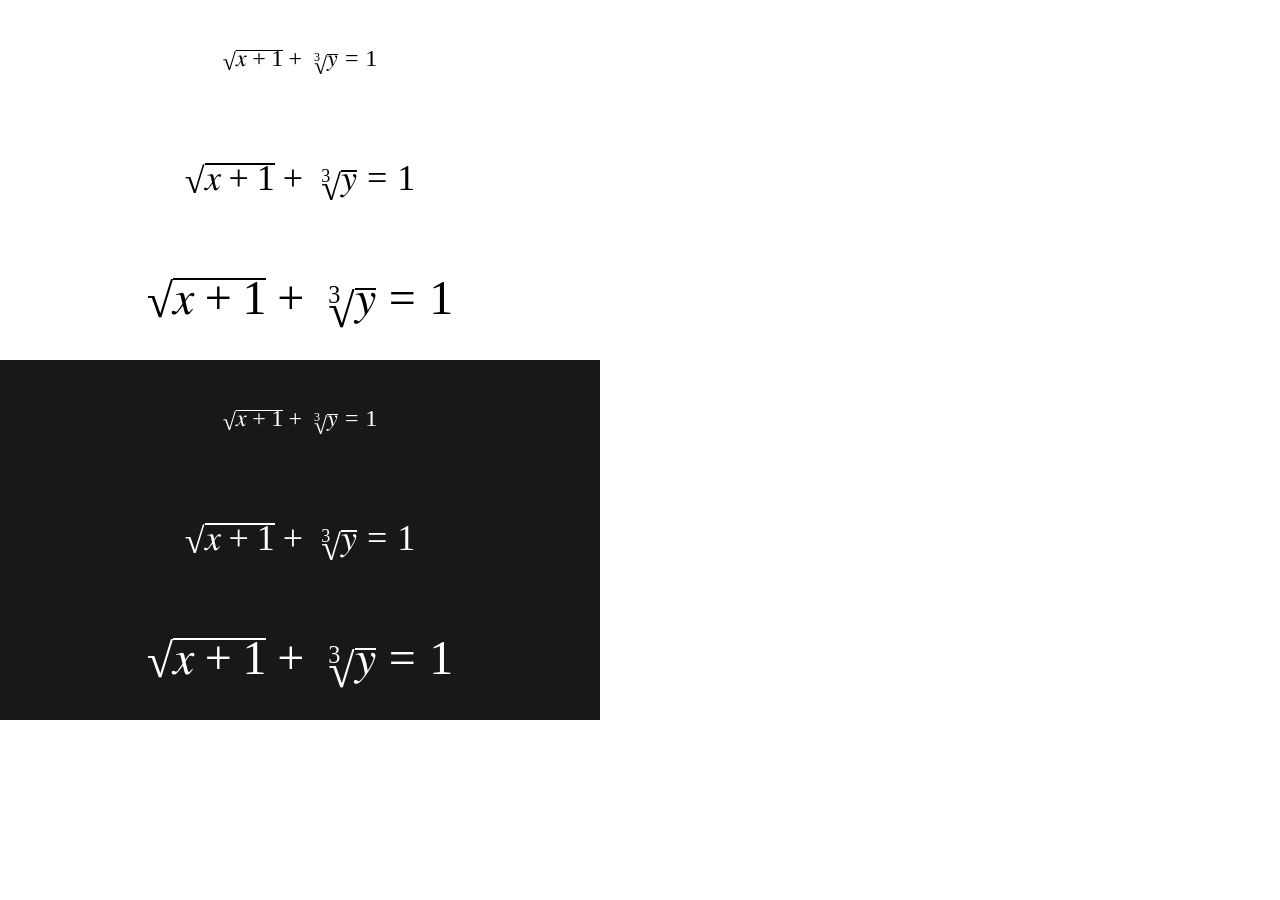
<file: benchmarks/preprocessing-study/recaptures/sample.html>
<!doctype html><meta charset="utf-8"><style>body{margin:0;display:grid;grid-template-columns:600px}div{height:120px;display:grid;place-items:center}</style><div style="font-size:24px;color:black;background:white"><math><msqrt><mrow><mi>x</mi><mo>+</mo><mn>1</mn></mrow></msqrt><mo>+</mo><mroot><mi>y</mi><mn>3</mn></mroot><mo>=</mo><mn>1</mn></math></div><div style="font-size:36px;color:black;background:white"><math><msqrt><mrow><mi>x</mi><mo>+</mo><mn>1</mn></mrow></msqrt><mo>+</mo><mroot><mi>y</mi><mn>3</mn></mroot><mo>=</mo><mn>1</mn></math></div><div style="font-size:48px;color:black;background:white"><math><msqrt><mrow><mi>x</mi><mo>+</mo><mn>1</mn></mrow></msqrt><mo>+</mo><mroot><mi>y</mi><mn>3</mn></mroot><mo>=</mo><mn>1</mn></math></div><div style="font-size:24px;color:white;background:#181818"><math><msqrt><mrow><mi>x</mi><mo>+</mo><mn>1</mn></mrow></msqrt><mo>+</mo><mroot><mi>y</mi><mn>3</mn></mroot><mo>=</mo><mn>1</mn></math></div><div style="font-size:36px;color:white;background:#181818"><math><msqrt><mrow><mi>x</mi><mo>+</mo><mn>1</mn></mrow></msqrt><mo>+</mo><mroot><mi>y</mi><mn>3</mn></mroot><mo>=</mo><mn>1</mn></math></div><div style="font-size:48px;color:white;background:#181818"><math><msqrt><mrow><mi>x</mi><mo>+</mo><mn>1</mn></mrow></msqrt><mo>+</mo><mroot><mi>y</mi><mn>3</mn></mroot><mo>=</mo><mn>1</mn></math></div>
</file>
